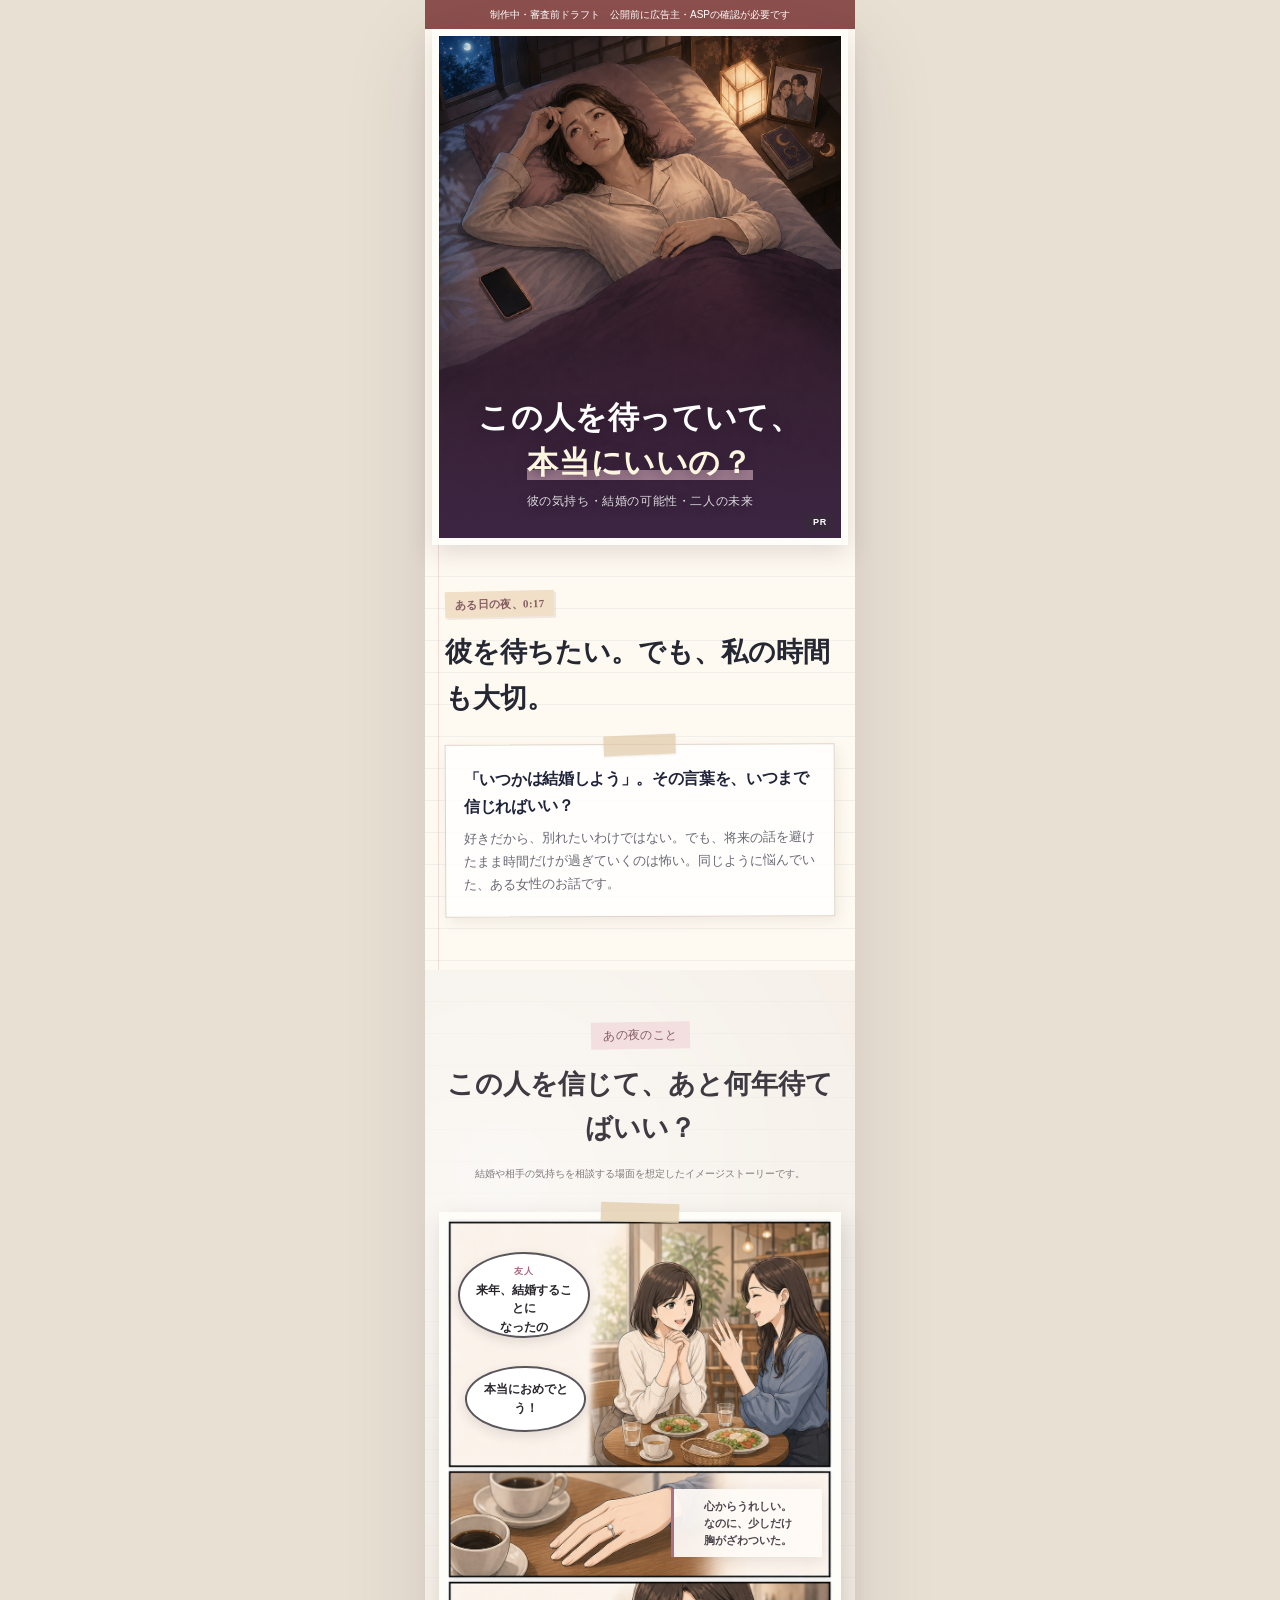
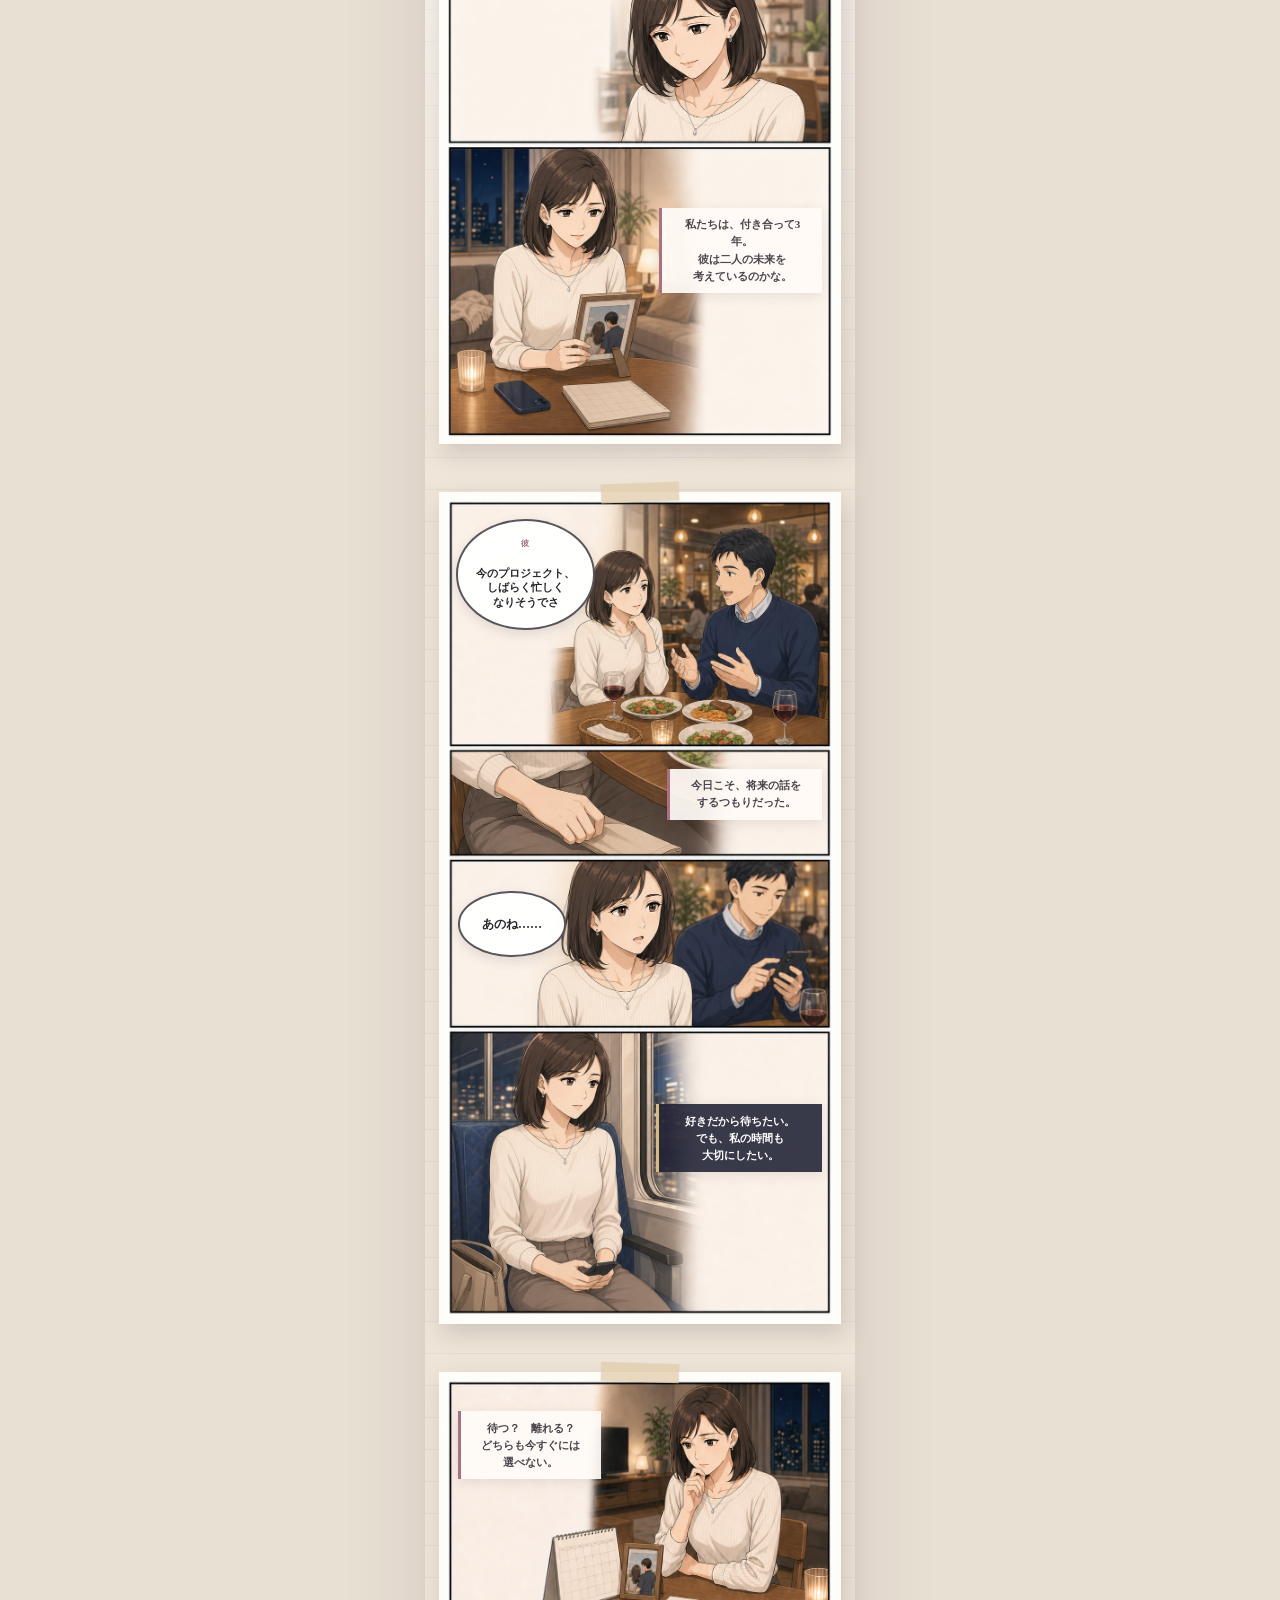
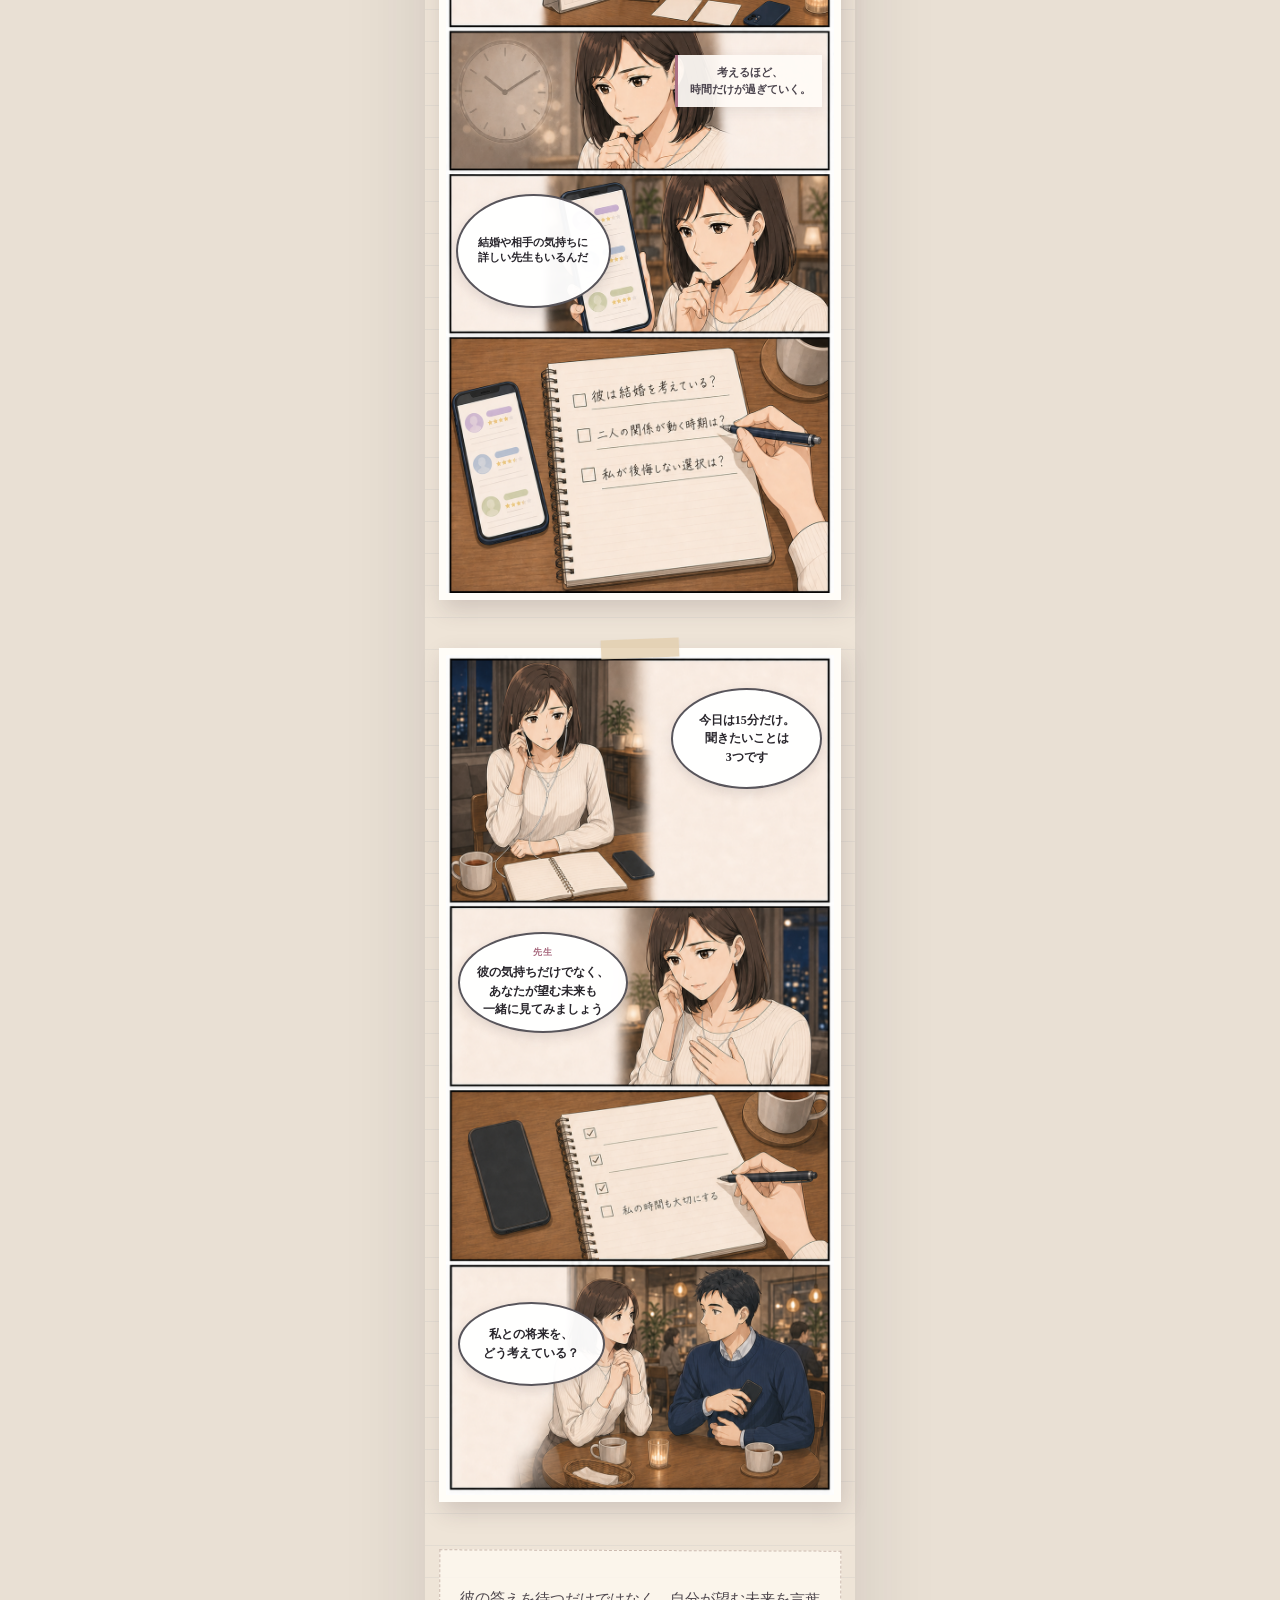
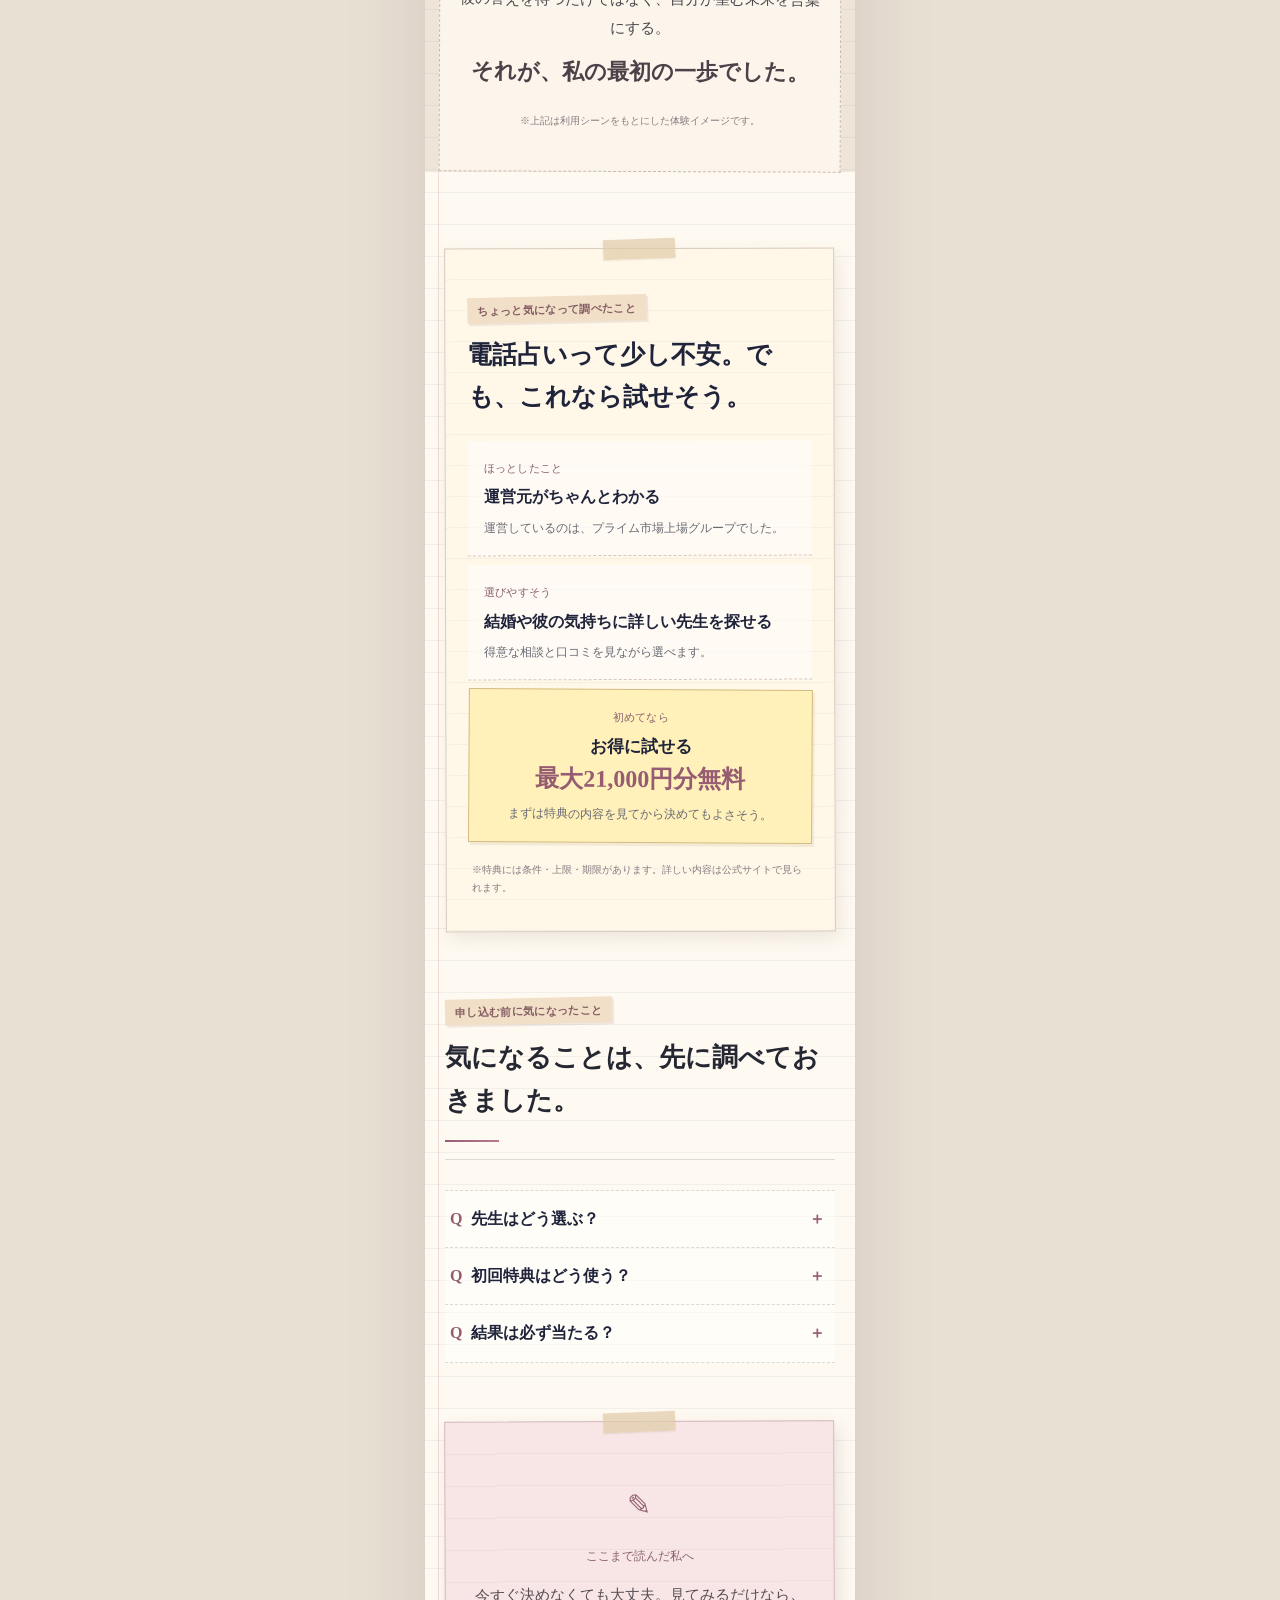
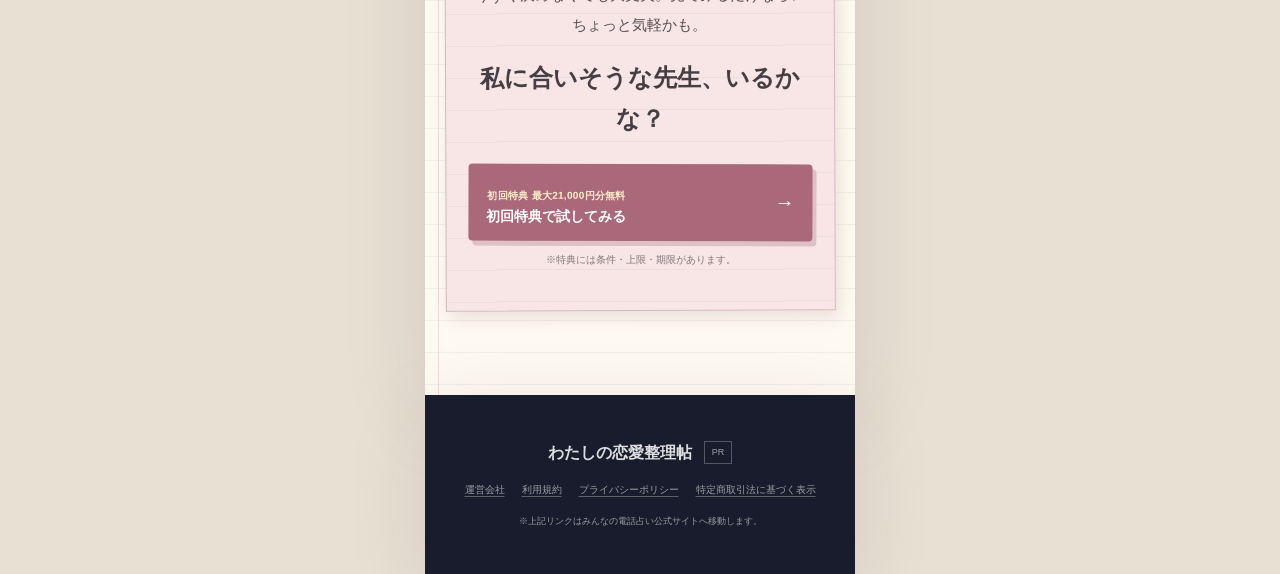
<file: pattern2/index.html>
<!doctype html>
<html lang="ja">
<head>
  <meta charset="utf-8">
  <meta name="viewport" content="width=device-width, initial-scale=1">
  <meta name="description" content="付き合っている彼を、このまま待っていてよいか迷う30代女性へ。彼の気持ちと自分が望む未来を、漫画と3つの質問で整理します。">
  <!-- 広告運用LPのためnoindex。SEO運用へ切り替える場合は、公開前審査後に本設定を削除すること。 -->
  <meta name="robots" content="noindex,nofollow">
  <meta name="theme-color" content="#f8f3eb">
  <title>この人を待っていていい？｜彼との結婚を考える3つの質問</title>
  <link rel="stylesheet" href="styles.css?v=20260827-natural-b1">
</head>
<body class="diary-lp diary-lp--short">
  <div class="draft-bar" role="note">制作中・審査前ドラフト　公開前に広告主・ASPの確認が必要です</div>

  <main id="top">
    <article class="article">
      <header class="hero">
        <div class="hero__copy">
          <h1>この人を待っていて、<em>本当にいいの？</em></h1>
          <p class="hero__lead">彼の気持ち・結婚の可能性・二人の未来</p>
        </div>
        <figure class="hero__visual"><img src="assets/hero-v9-mobile-bed-phone-tossed-illustration.png" width="1122" height="1402" fetchpriority="high" alt="夜のベッドで仰向けになり、横にスマートフォンを放置したまま彼との将来を考え込む30代女性と、枕元の二人の写真・タロットカードを描いたイラスト"></figure>
        <span class="hero__pr">PR</span>
      </header>

      <div class="article-body">
        <section id="quick-answer" class="answer-section" aria-labelledby="answer-title">
          <p class="section-label">ある日の夜、0:17</p>
          <h2 id="answer-title">彼を待ちたい。でも、私の時間も大切。</h2>
          <div class="answer-lead"><strong class="answer-lead__question">「いつかは結婚しよう」。その言葉を、いつまで信じればいい？</strong><p>好きだから、別れたいわけではない。でも、将来の話を避けたまま時間だけが過ぎていくのは怖い。同じように悩んでいた、ある女性のお話です。</p></div>
        </section>

        <section class="manga-section" aria-labelledby="manga-title">
          <div class="manga-heading"><span>あの夜のこと</span><h2 id="manga-title">この人を信じて、あと何年待てばいい？</h2><p>結婚や相手の気持ちを相談する場面を想定したイメージストーリーです。</p></div>
          <div class="comic-pages">
            <figure class="comic-page comic-page--marriage" id="comic-page-01">
              <div class="comic-page__art"><img src="assets/manga-marriage-v1-page-01.png" width="864" height="1821" loading="lazy" alt="友人の婚約を心から祝福しながら、自分と交際3年の彼との将来を考える34歳女性を描いた4コマ漫画"><p class="comic-balloon marriage-p1a"><b>友人</b>来年、結婚することに<br>なったの</p><p class="comic-balloon marriage-p1b">本当におめでとう！</p><p class="comic-narration marriage-p1c">心からうれしい。<br>なのに、少しだけ<br>胸がざわついた。</p><p class="comic-narration marriage-p1d">私たちは、付き合って3年。<br>彼は二人の未来を<br>考えているのかな。</p></div>
            </figure>

            <figure class="comic-page comic-page--marriage" id="comic-page-02">
              <div class="comic-page__art"><img src="assets/manga-marriage-v1-page-02.png" width="864" height="1821" loading="lazy" alt="交際3年の彼との食事で結婚の話を切り出せず、帰りの電車で一人考え込む34歳女性を描いた4コマ漫画"><p class="comic-balloon marriage-p2a"><b>彼</b>今のプロジェクト、<br>しばらく忙しく<br>なりそうでさ</p><p class="comic-narration marriage-p2b">今日こそ、将来の話を<br>するつもりだった。</p><p class="comic-balloon marriage-p2c">あのね……</p><p class="comic-narration comic-narration--dark marriage-p2d">好きだから待ちたい。<br>でも、私の時間も<br>大切にしたい。</p></div>
            </figure>

            <figure class="comic-page comic-page--marriage" id="comic-page-03">
              <div class="comic-page__art"><img src="assets/manga-marriage-v1-page-03.png" width="866" height="1817" loading="lazy" alt="待つか離れるか迷い、結婚相談が得意な先生を探して3つの質問をノートに手書きする34歳女性を描いた4コマ漫画"><p class="comic-narration marriage-p3a">待つ？　離れる？<br>どちらも今すぐには<br>選べない。</p><p class="comic-narration marriage-p3b">考えるほど、<br>時間だけが過ぎていく。</p><p class="comic-balloon marriage-p3c">結婚や相手の気持ちに<br>詳しい先生もいるんだ</p></div>
            </figure>

            <figure class="comic-page comic-page--marriage" id="comic-page-04">
              <div class="comic-page__art"><img src="assets/manga-marriage-v1-page-04.png" width="852" height="1846" loading="lazy" alt="15分と決めて電話占いを利用し、自分の時間も大切にするとノートへ手書きしてから彼に将来を尋ねる34歳女性を描いた4コマ漫画"><p class="comic-balloon marriage-p4a">今日は15分だけ。<br>聞きたいことは<br>3つです</p><p class="comic-balloon marriage-p4b"><b>先生</b>彼の気持ちだけでなく、<br>あなたが望む未来も<br>一緒に見てみましょう</p><p class="comic-balloon marriage-p4c">私との将来を、<br>どう考えている？</p></div>
            </figure>
          </div>
          <div class="manga-ending"><p>彼の答えを待つだけではなく、自分が望む未来を言葉にする。</p><strong>それが、私の最初の一歩でした。</strong><small>※上記は利用シーンをもとにした体験イメージです。</small></div>
        </section>

        <section class="quick-proof-section" aria-labelledby="quick-proof-title">
          <p class="section-label">ちょっと気になって調べたこと</p>
          <h2 id="quick-proof-title">電話占いって少し不安。でも、これなら試せそう。</h2>
          <div class="quick-proof-grid"><article><span>ほっとしたこと</span><strong>運営元がちゃんとわかる</strong><p>運営しているのは、プライム市場上場グループでした。</p></article><article><span>選びやすそう</span><strong>結婚や彼の気持ちに詳しい先生を探せる</strong><p>得意な相談と口コミを見ながら選べます。</p></article><article class="quick-proof-grid__benefit"><span>初めてなら</span><strong>お得に試せる<em>最大21,000円分無料</em></strong><p>まずは特典の内容を見てから決めてもよさそう。</p></article></div>
          <p class="source-note">※特典には条件・上限・期限があります。詳しい内容は公式サイトで見られます。</p>
        </section>

        <section class="section faq-section faq-section--short">
          <p class="section-label">申し込む前に気になったこと</p><h2>気になることは、先に調べておきました。</h2>
          <div class="faq-list"><details><summary>先生はどう選ぶ？</summary><div><p>結婚や彼の気持ちなどの得意分野と口コミを見て、「話しやすそう」と思える先生から探せます。</p></div></details><details><summary>初回特典はどう使う？</summary><div><p>特典ごとに使える条件や期限が違うので、先に公式サイトを見ておくと安心です。</p></div></details><details><summary>結果は必ず当たる？</summary><div><p>必ず当たるものではありません。未来を決めてもらうのではなく、気持ちを整理するきっかけとして考えています。</p></div></details></div>
        </section>

        <section class="final-cta" aria-labelledby="final-cta-title"><span class="final-cta__mark" aria-hidden="true">✎</span><p class="final-cta__label">ここまで読んだ私へ</p><p>今すぐ決めなくても大丈夫。見てみるだけなら、ちょっと気軽かも。</p><h2 id="final-cta-title">私に合いそうな先生、いるかな？</h2><a class="cta-button js-cta" data-cta-location="article-bottom" href="https://sp.minden.jp/lp_20/?ref=afi-afb-001" rel="sponsored nofollow noopener"><span><small class="cta-button__eyebrow">初回特典 最大21,000円分無料</small>初回特典で試してみる</span><b aria-hidden="true">→</b></a><small>※特典には条件・上限・期限があります。</small></section>
      </div>
    </article>
  </main>

  <footer class="footer" id="footer"><div class="footer__inner"><p class="footer__brand"><strong>わたしの恋愛整理帖</strong><span>PR</span></p><nav aria-label="みんなの電話占い公式情報"><a href="https://sp.minden.jp/page/company/" rel="nofollow noopener">運営会社</a><a href="https://sp.minden.jp/page/rule/" rel="nofollow noopener">利用規約</a><a href="https://sp.minden.jp/page/aegis/" rel="nofollow noopener">プライバシーポリシー</a><a href="https://sp.minden.jp/page/burden/" rel="nofollow noopener">特定商取引法に基づく表示</a></nav><small>※上記リンクはみんなの電話占い公式サイトへ移動します。</small></div></footer>

  <script src="script.js?v=20260827-1"></script>
</body>
</html>
</file>
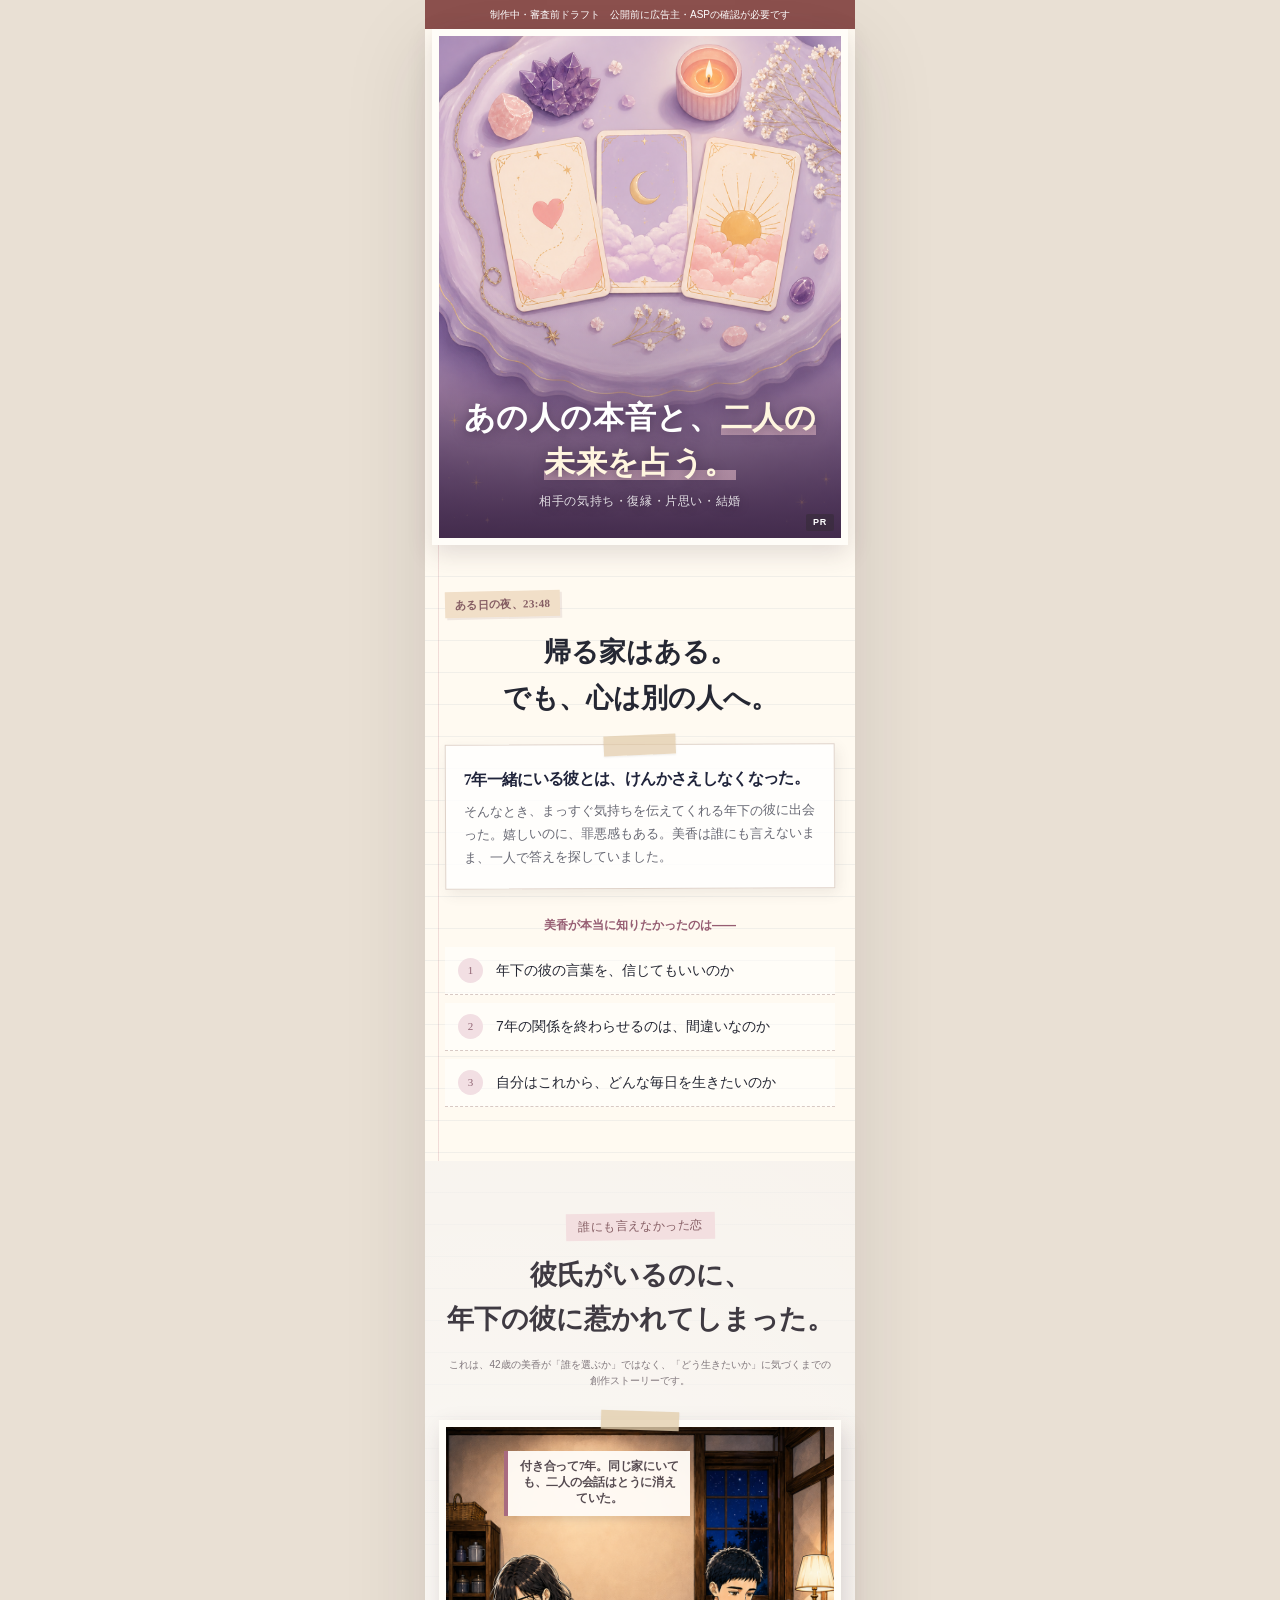
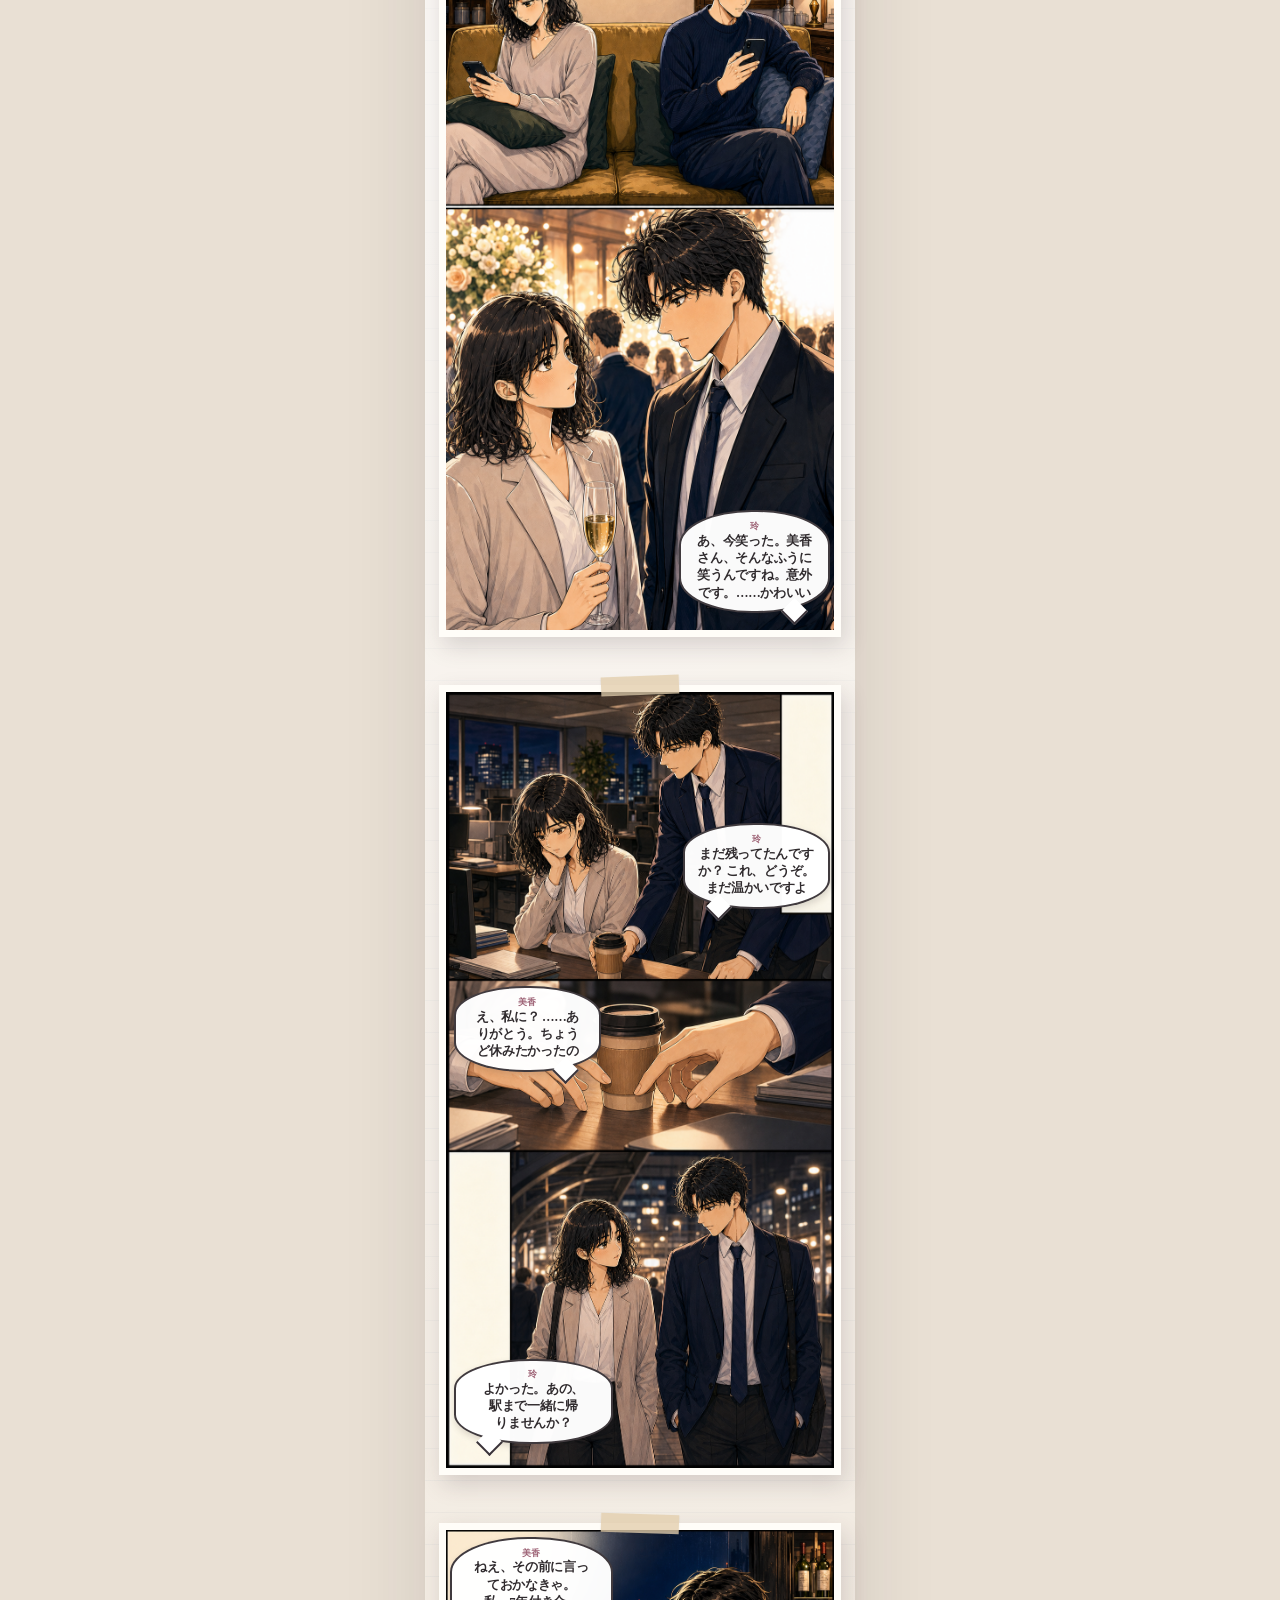
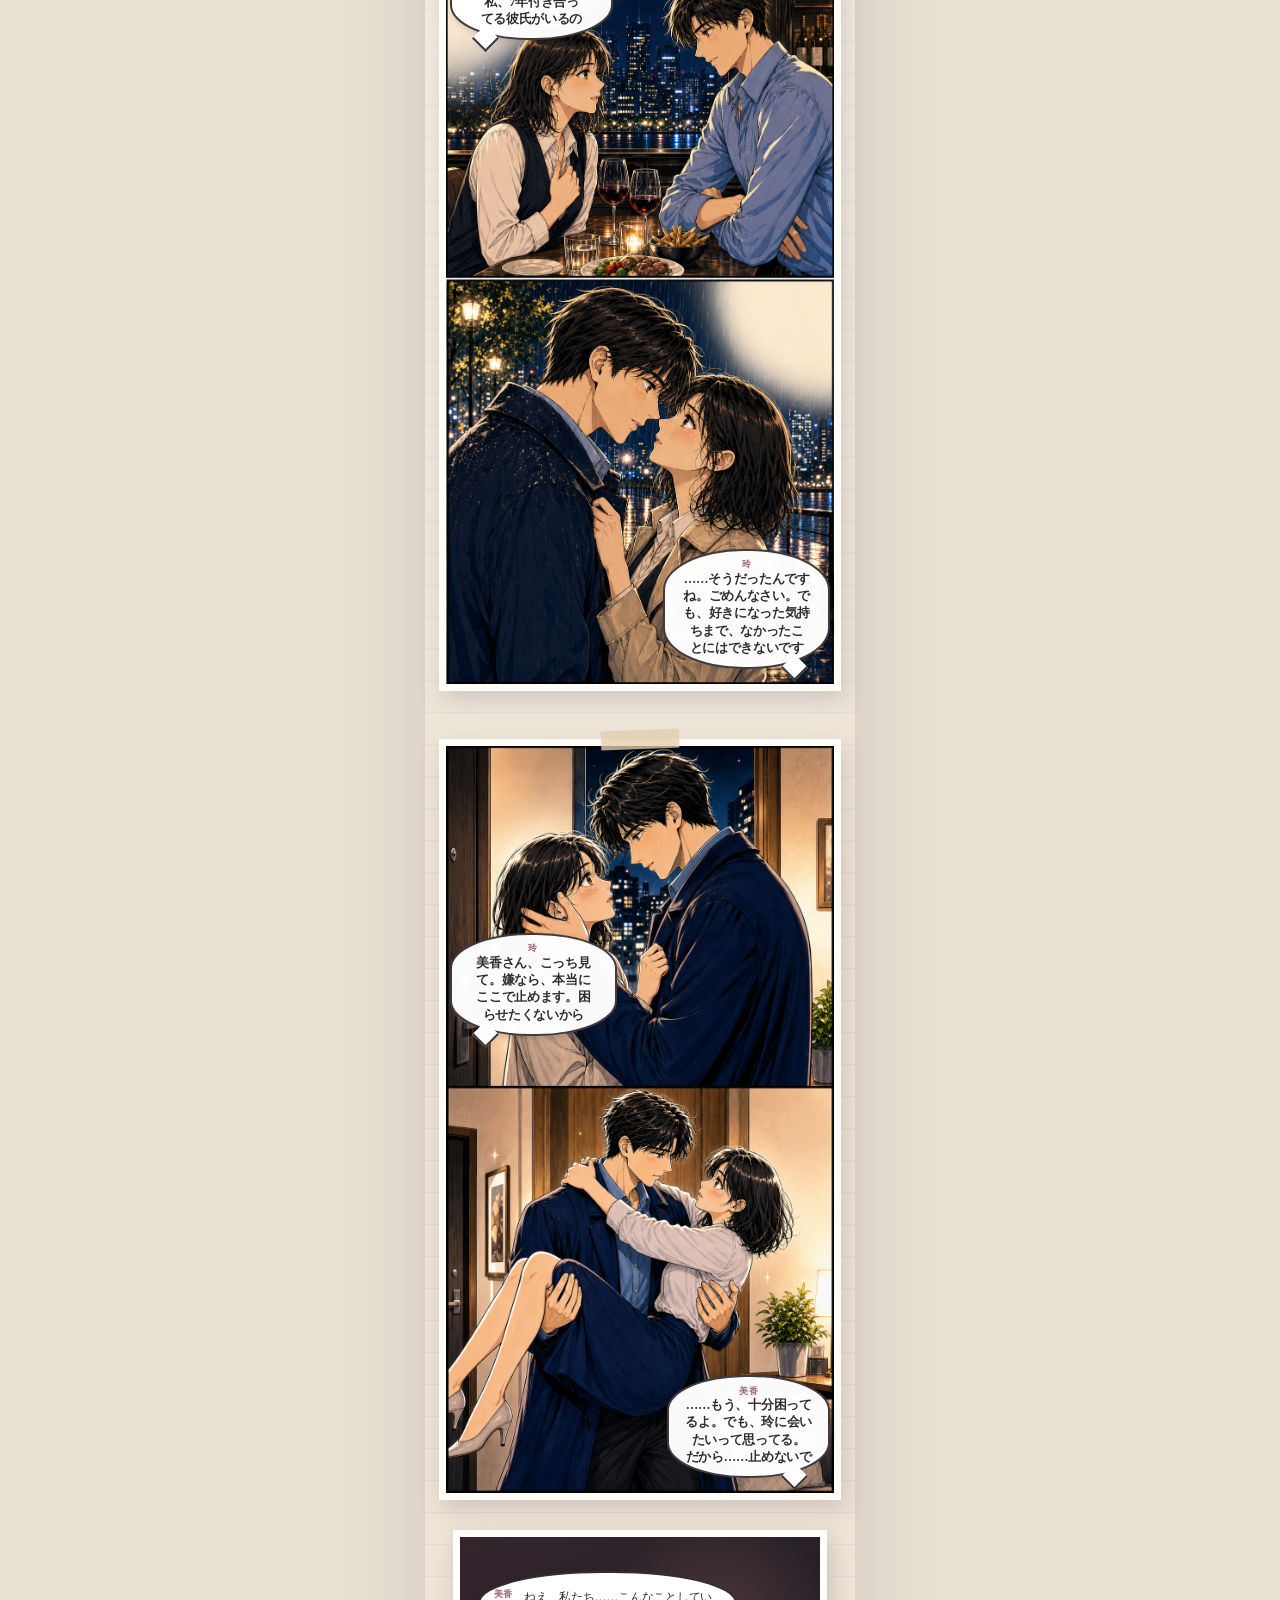
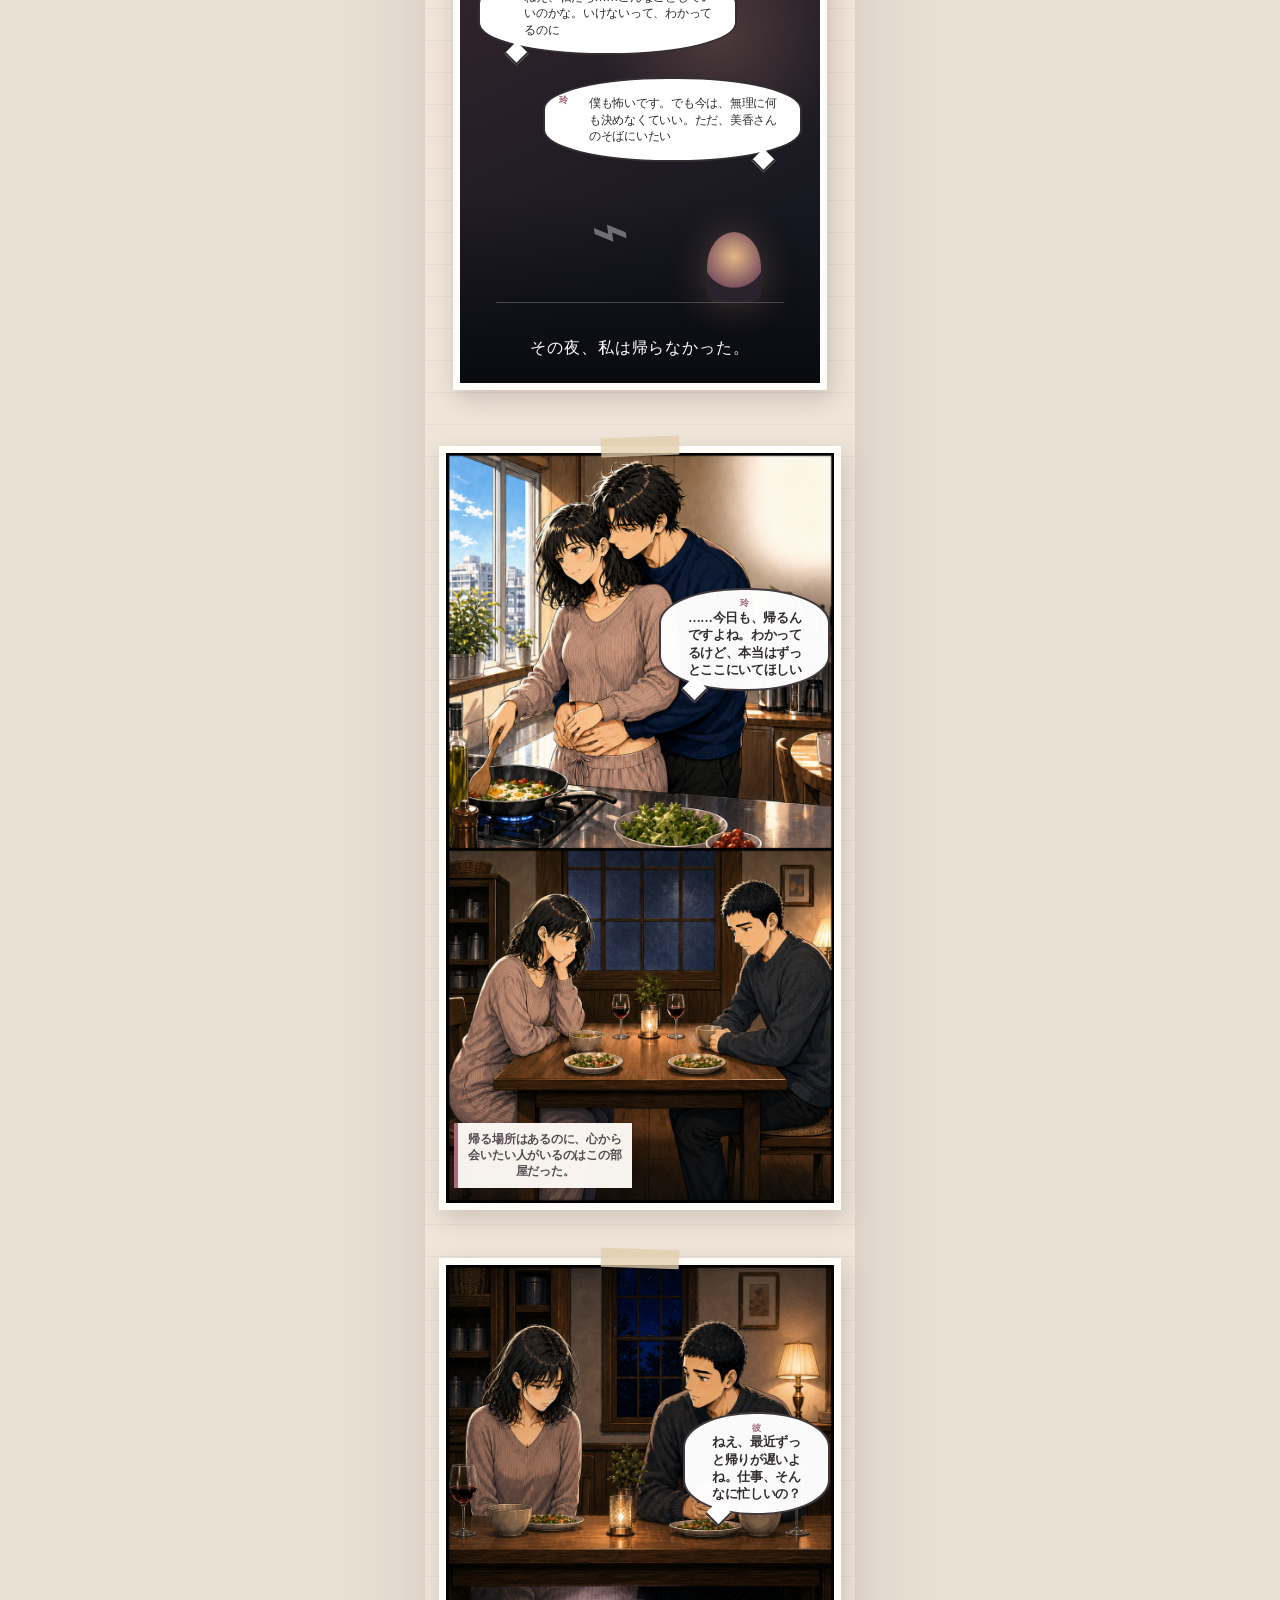
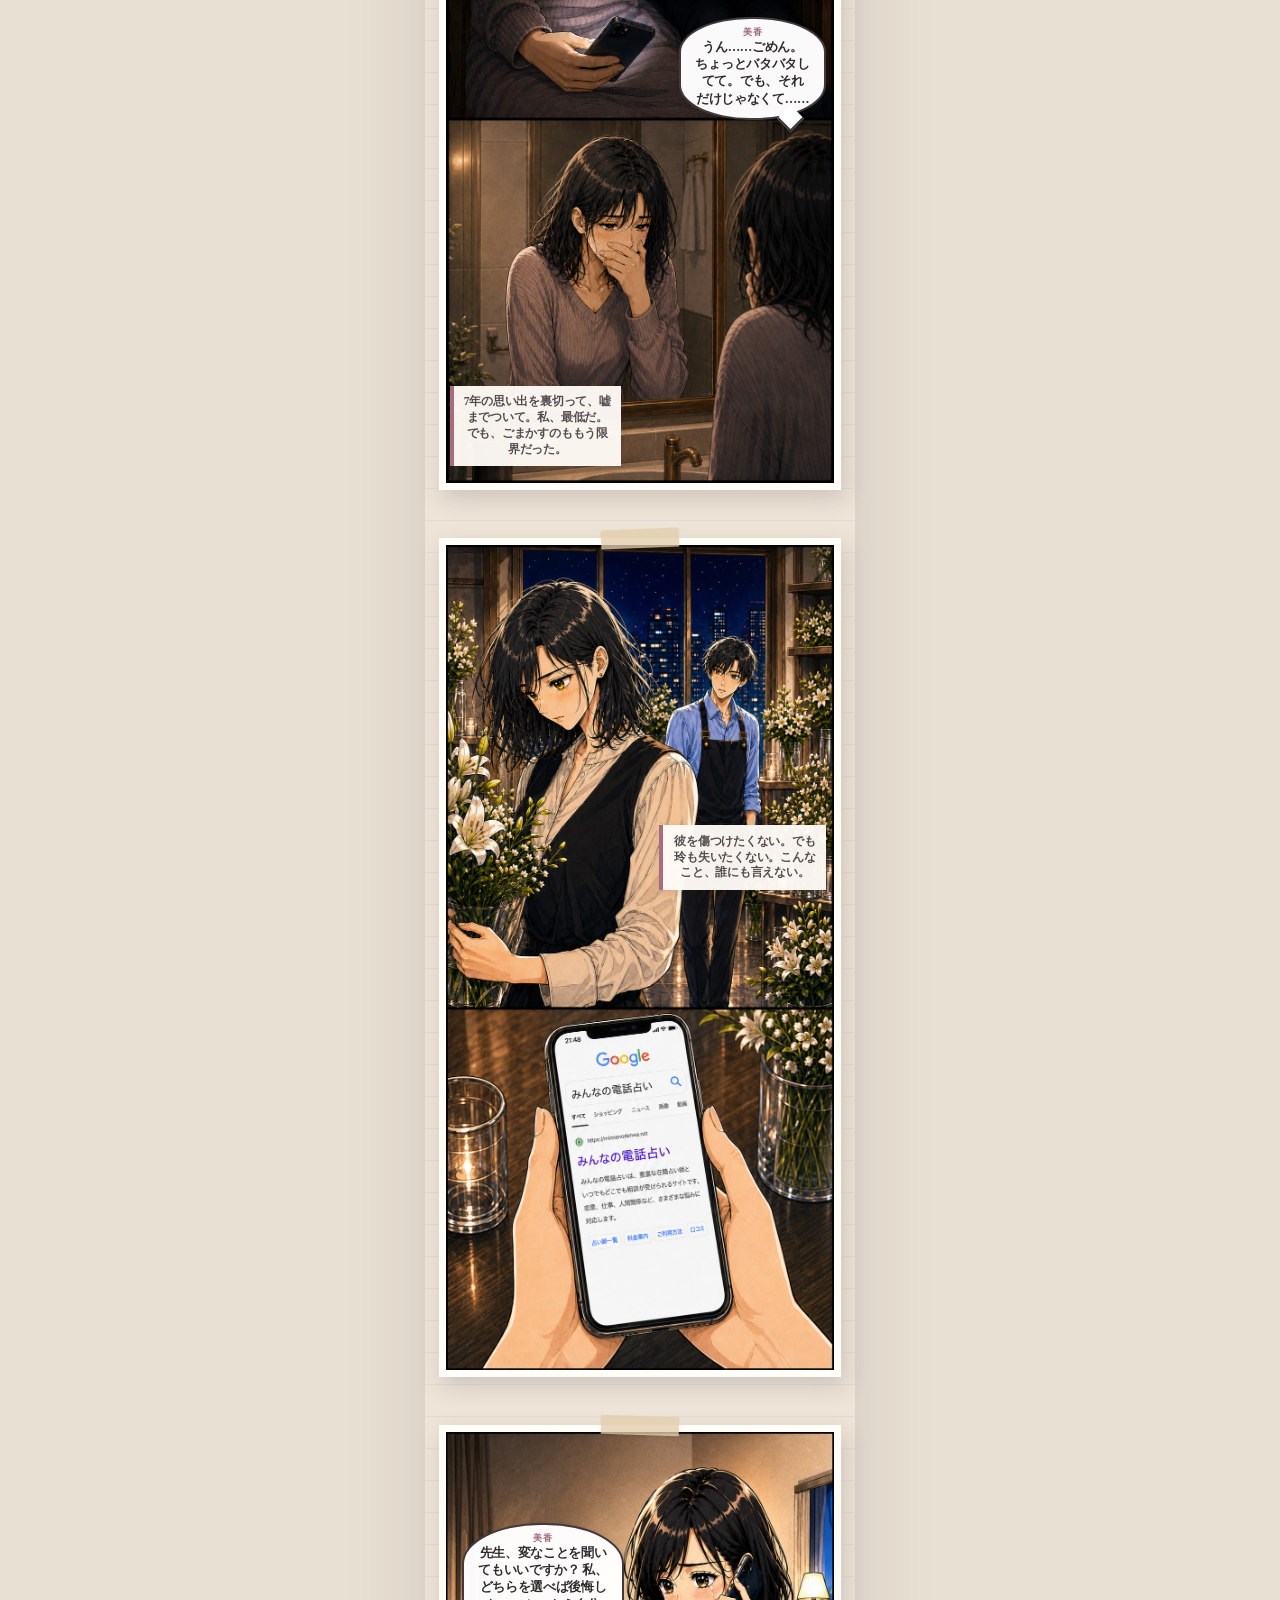
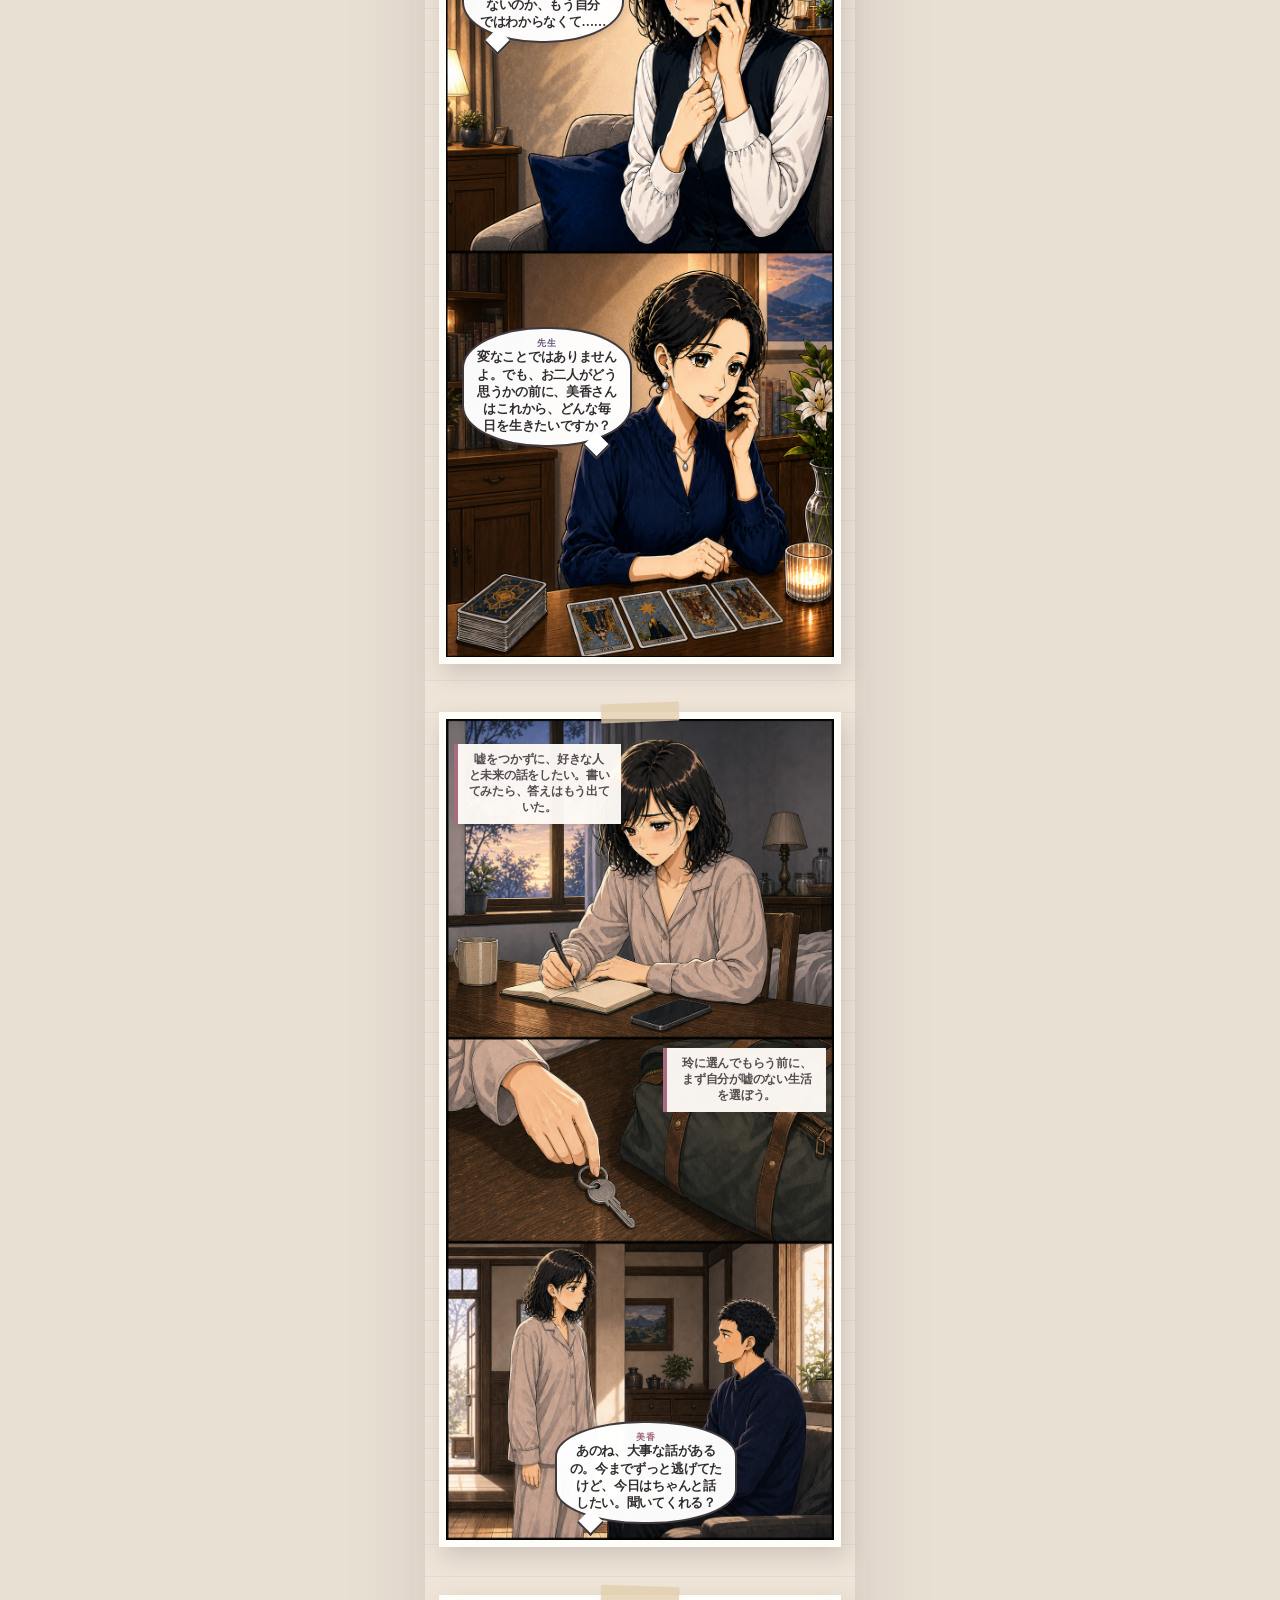
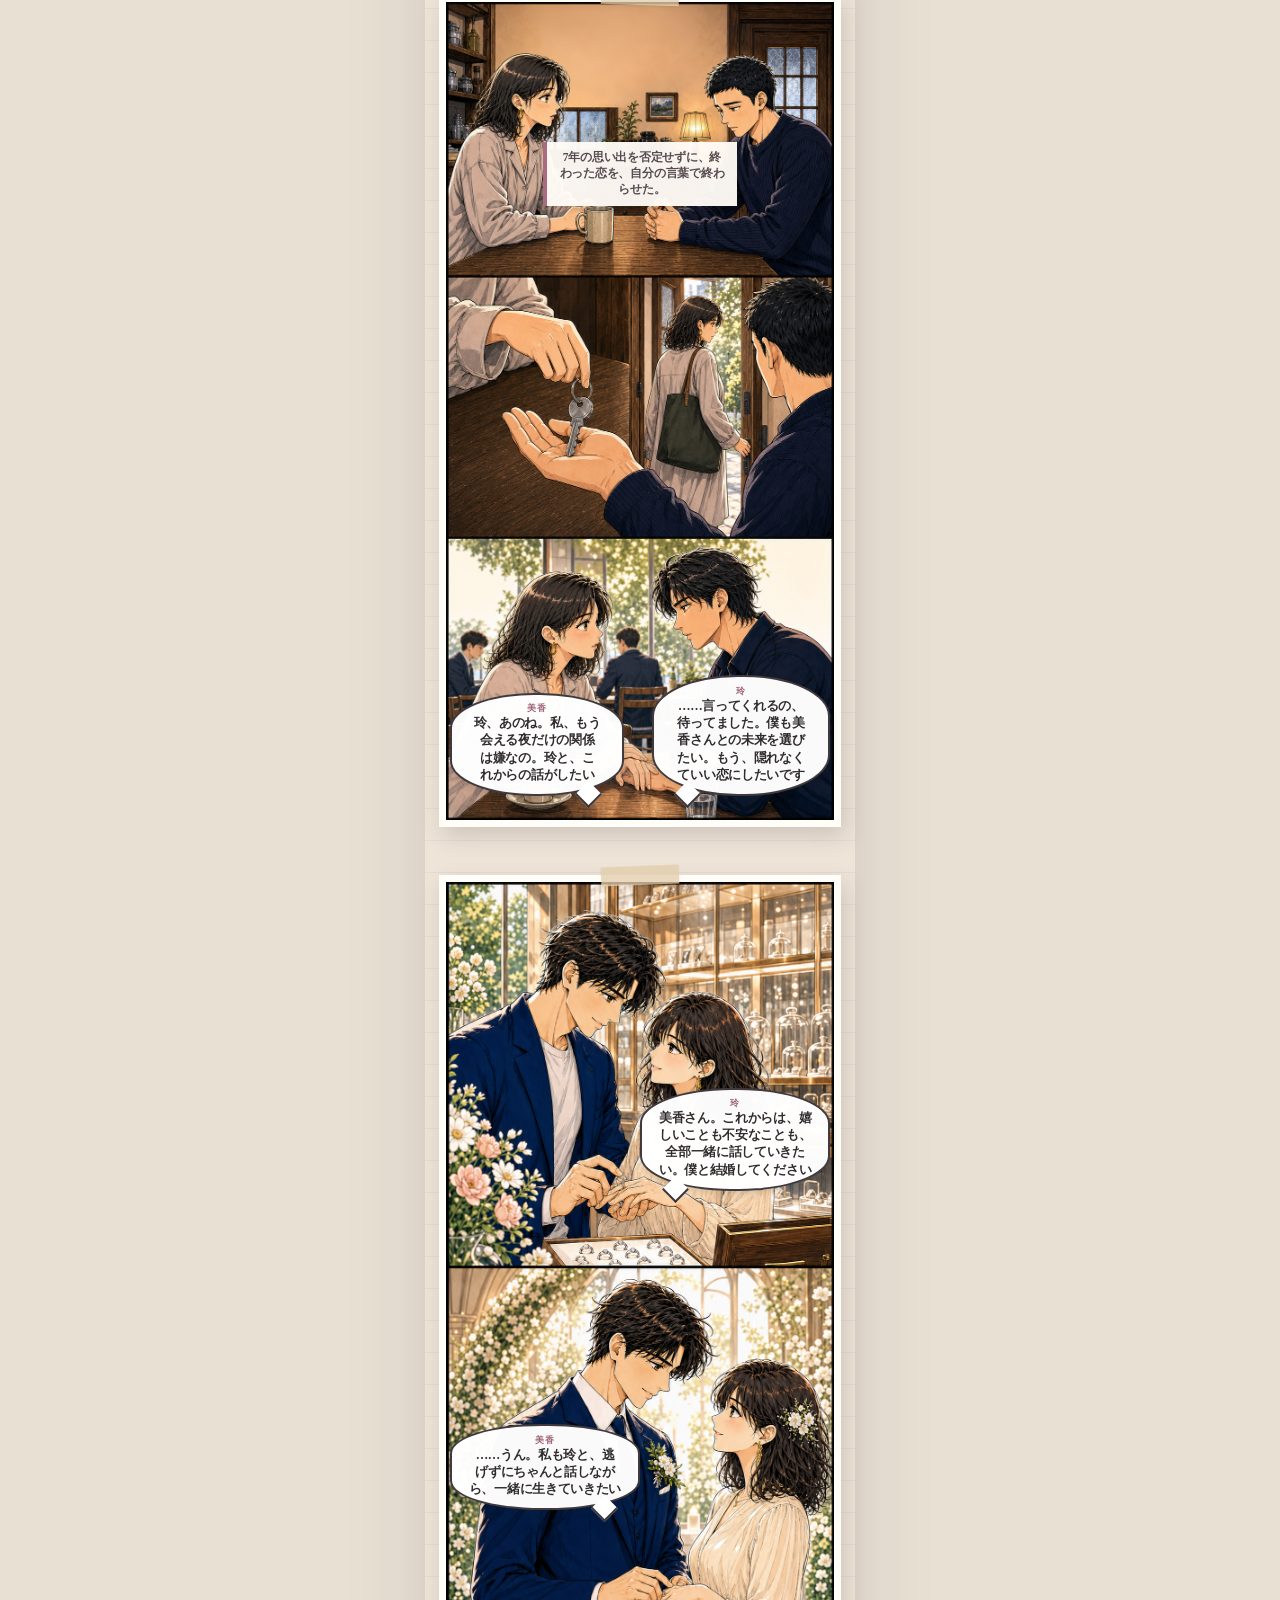
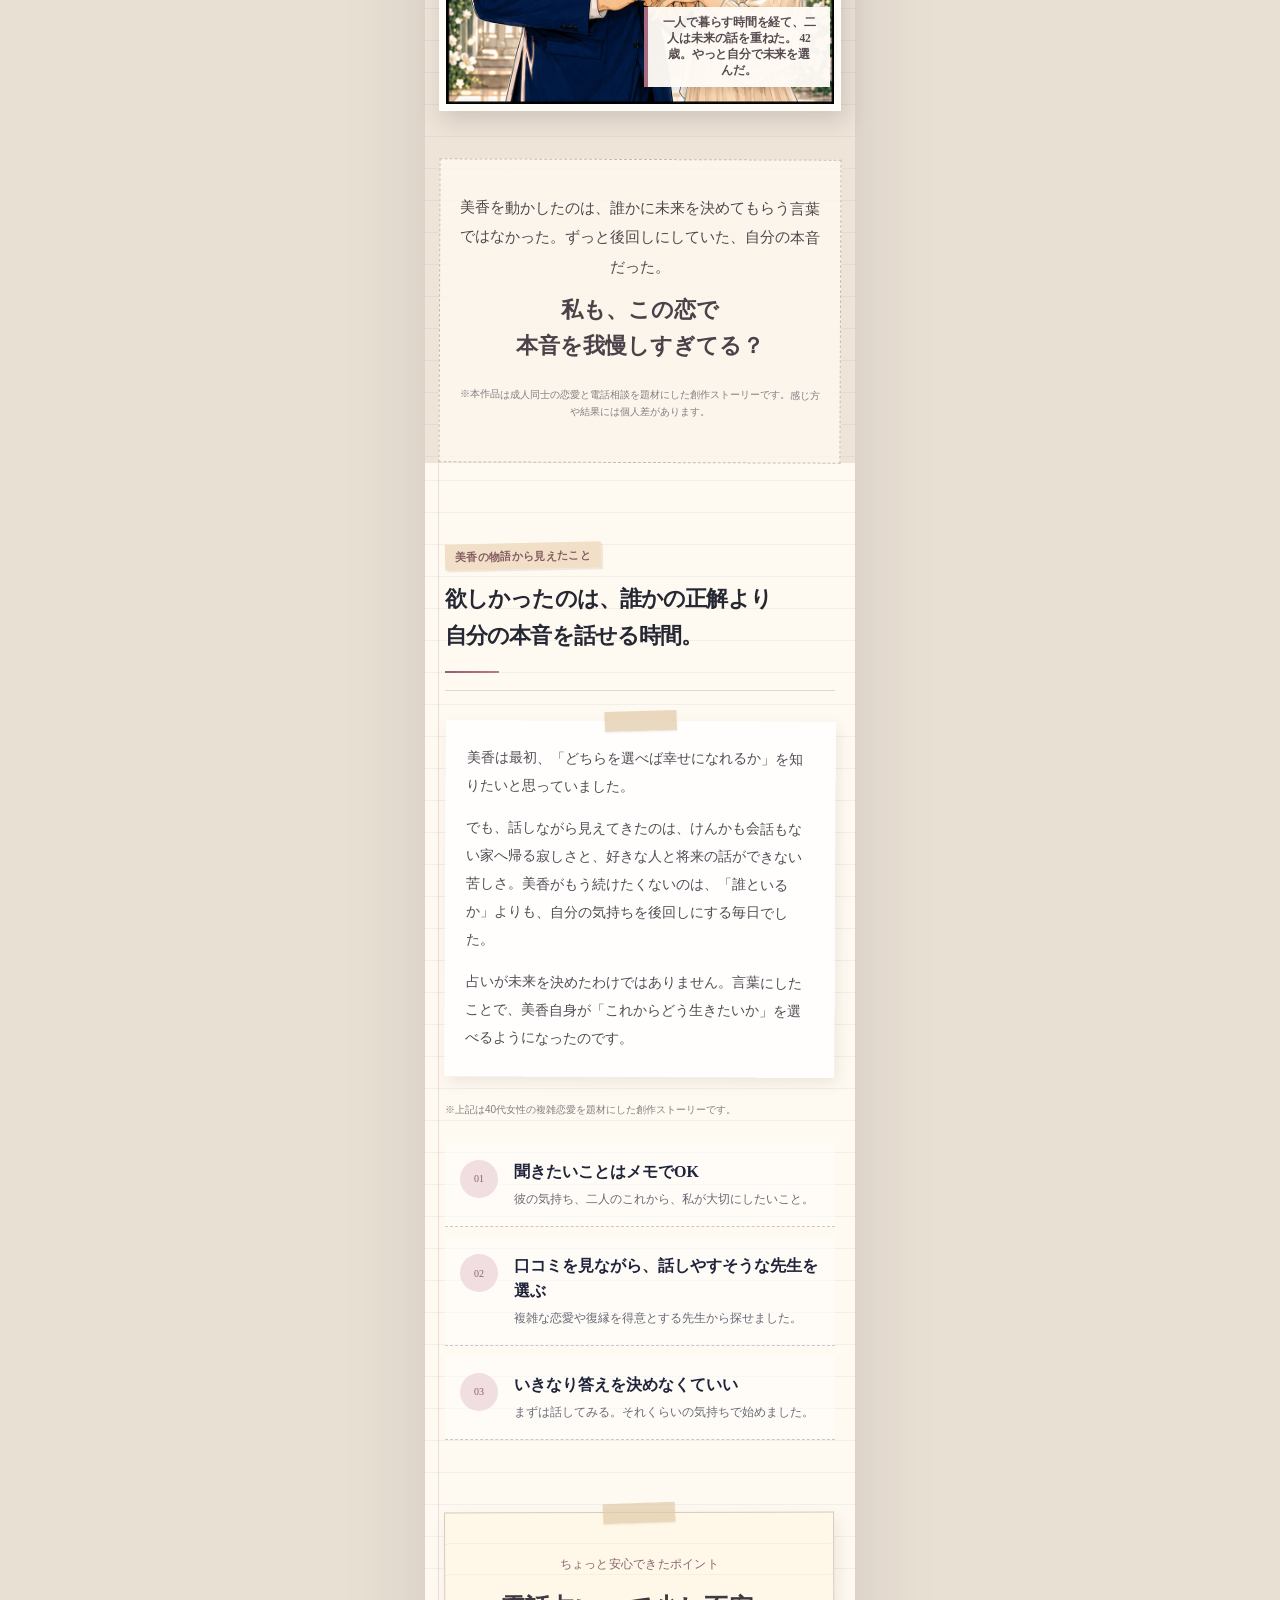
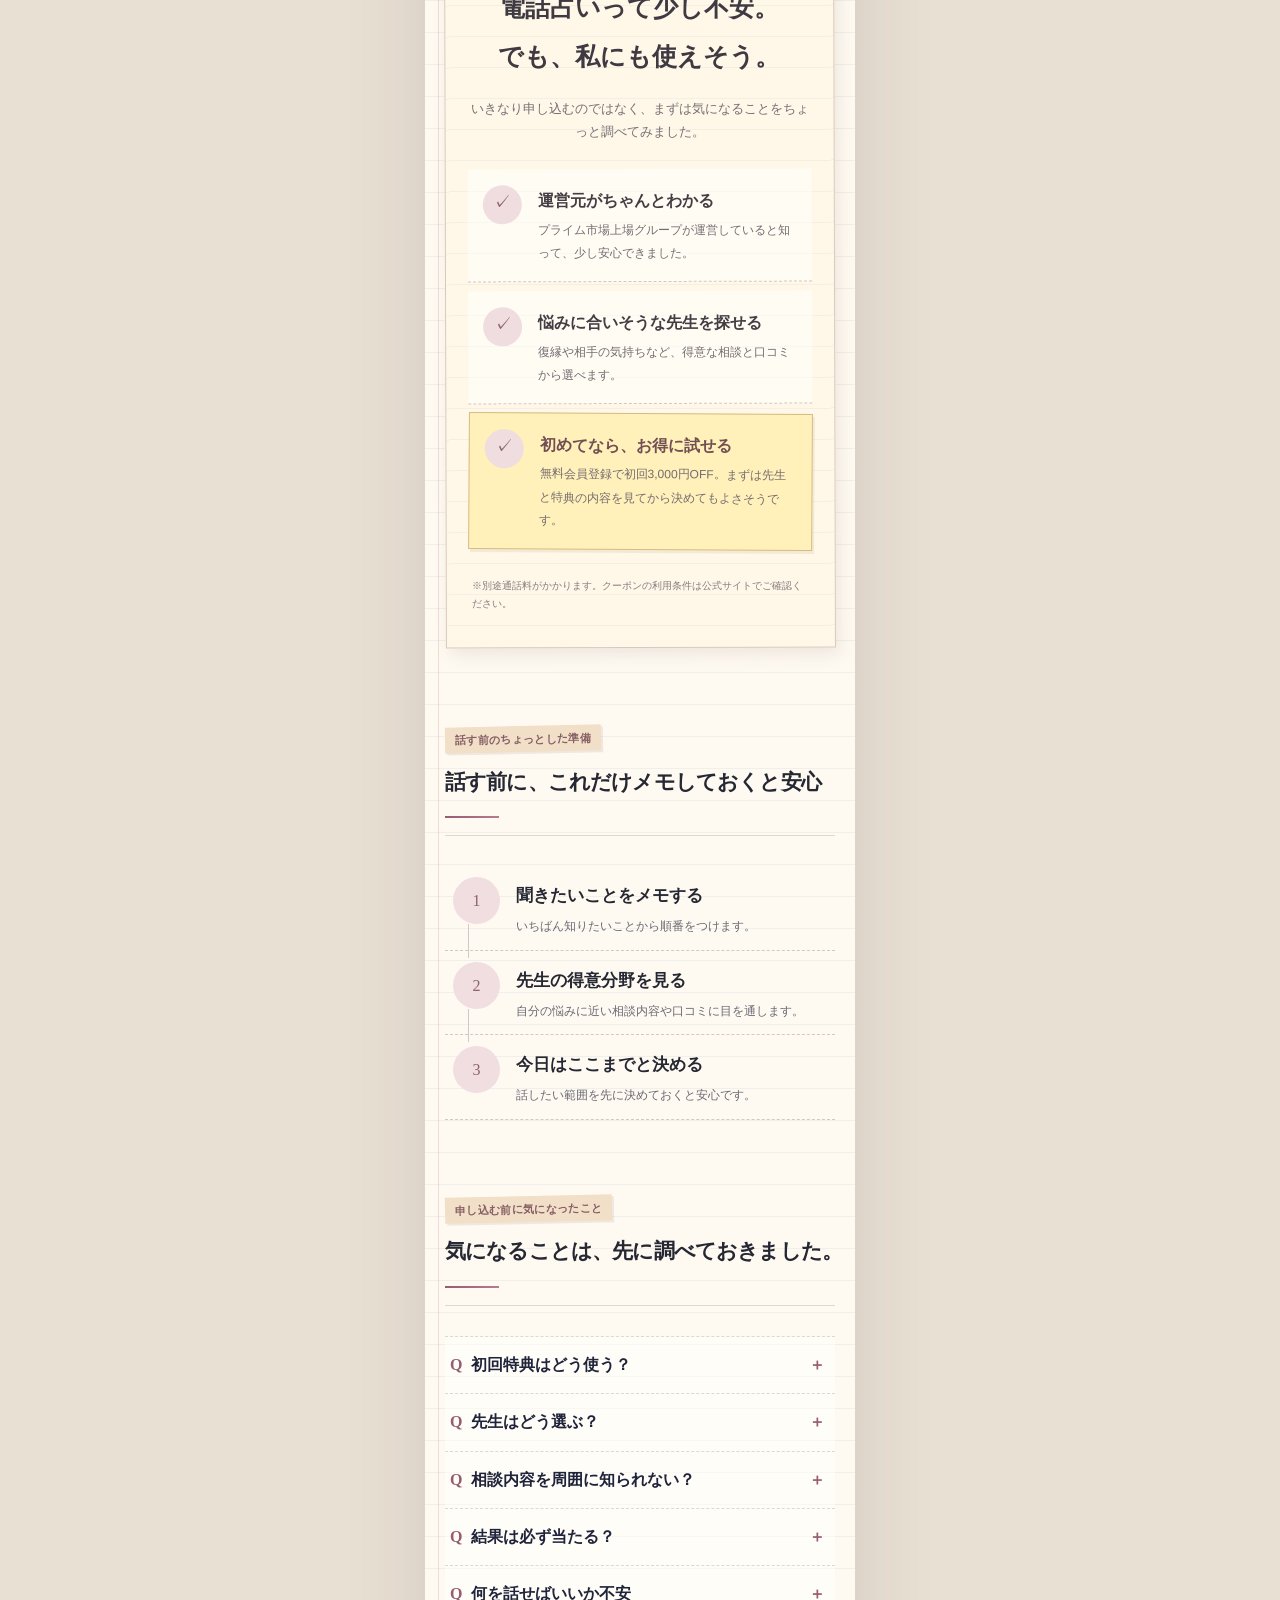
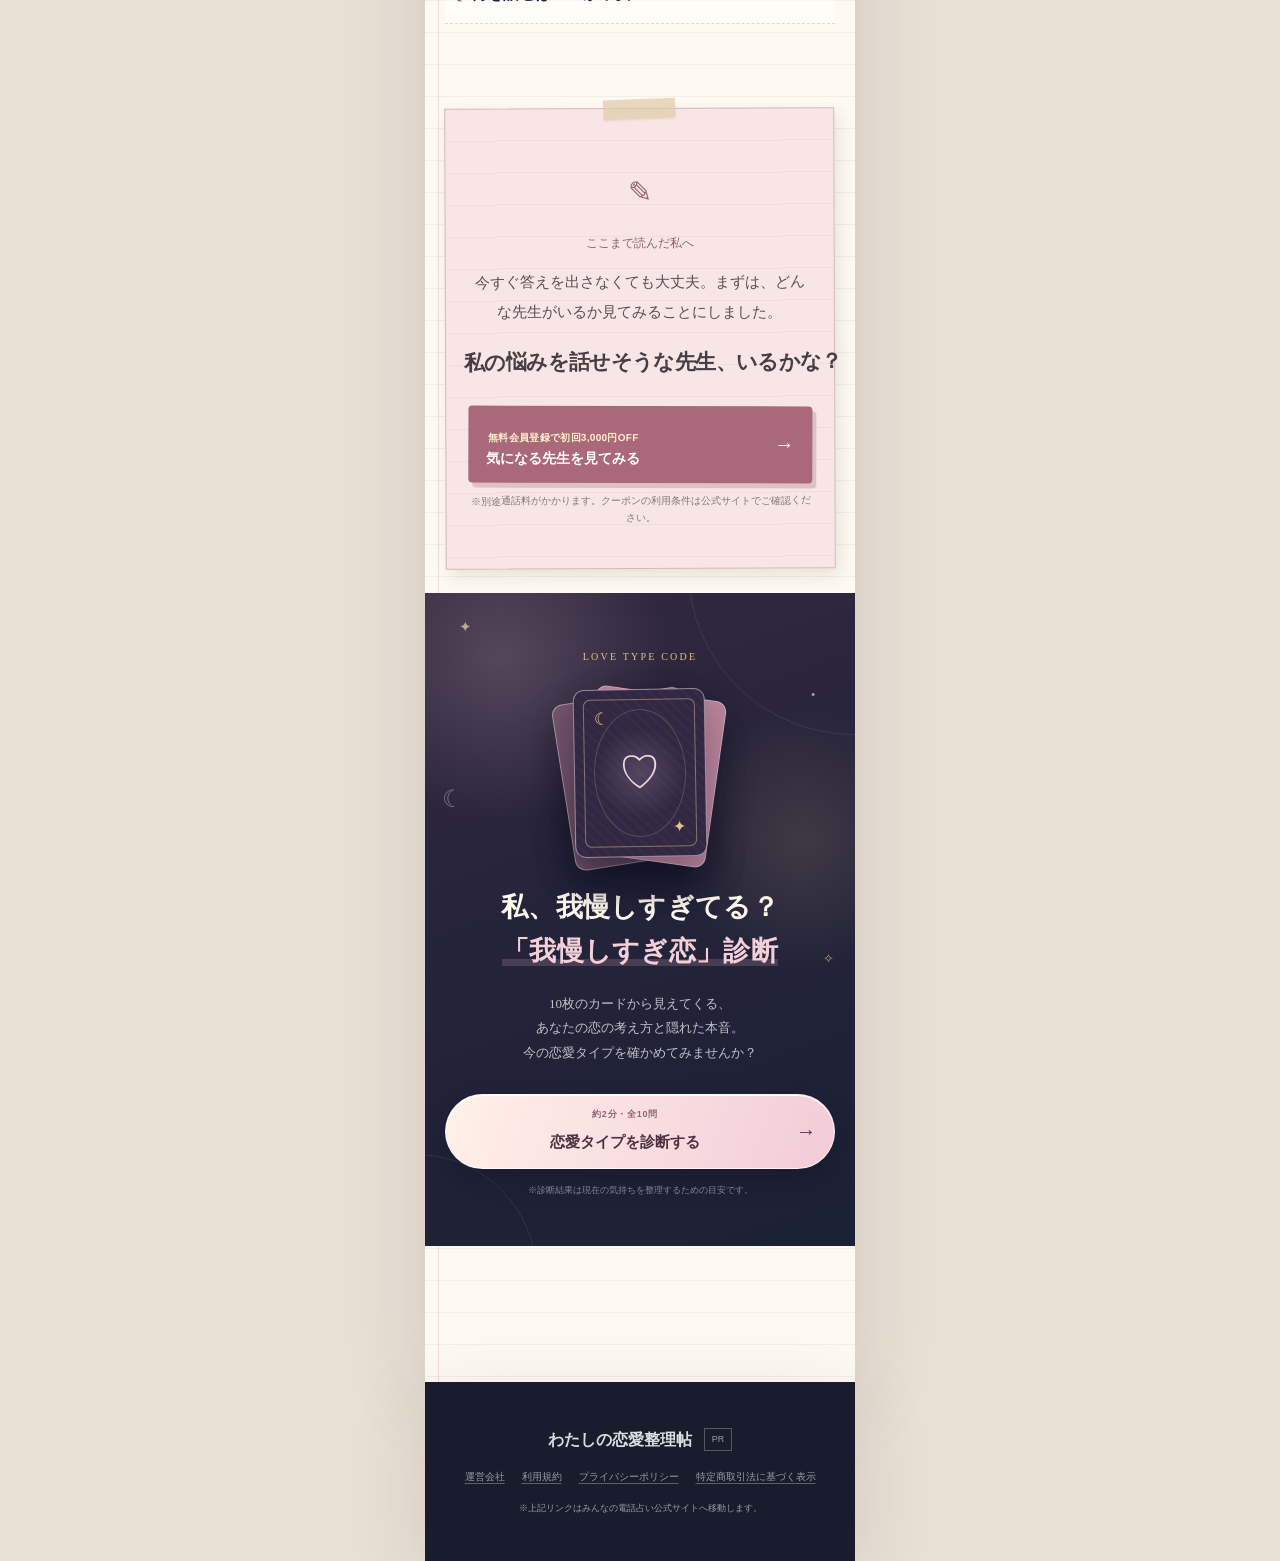
<file: pattern3/index.html>
<!doctype html>
<html lang="ja">
<head>
  <meta charset="utf-8">
  <meta name="viewport" content="width=device-width, initial-scale=1">
  <meta name="description" content="誰にも言えない複雑な恋を抱える女性へ。10の質問から、今の恋で飲み込んでいる気持ちと恋愛傾向を診断します。">
  <!-- 広告運用LPのためnoindex。SEO運用へ切り替える場合は、公開前審査後に本設定を削除すること。 -->
  <meta name="robots" content="noindex,nofollow">
  <meta name="theme-color" content="#f8f3eb">
  <title>誰にも言えない恋の「我慢しすぎ」診断｜全10問・恋愛タイプ診断</title>
  <link rel="stylesheet" href="styles.css?v=20260901-balloon-readable-2">
</head>
<body class="diary-lp diary-lp--long">
  <div class="draft-bar" role="note">制作中・審査前ドラフト　公開前に広告主・ASPの確認が必要です</div>

  <main id="top">
    <article class="article">
      <header class="hero">
        <div class="hero__copy">
          <h1>あの人の本音と、<em>二人の未来を占う。</em></h1>
          <p class="hero__lead">相手の気持ち・復縁・片思い・結婚</p>
        </div>
        <figure class="hero__visual"><img src="assets/hero-v6-mobile-tarot-illustration.png" width="1122" height="1402" fetchpriority="high" alt="パステル紫の占いテーブルに、ハート・月・太陽を描いた3枚のタロットカードと天然石を並べた手描きイラスト"></figure>
        <span class="hero__pr">PR</span>
      </header>

      <div class="article-body">
        <section id="quick-answer" class="answer-section" aria-labelledby="answer-title">
          <p class="section-label">ある日の夜、23:48</p>
          <h2 id="answer-title">帰る家はある。<br>でも、心は別の人へ。</h2>
          <div class="answer-lead"><strong class="answer-lead__question">7年一緒にいる彼とは、けんかさえしなくなった。</strong><p>そんなとき、まっすぐ気持ちを伝えてくれる年下の彼に出会った。嬉しいのに、罪悪感もある。美香は誰にも言えないまま、一人で答えを探していました。</p></div>
          <p class="answer-question">美香が本当に知りたかったのは——</p>
          <ul class="answer-checks"><li><span>1</span>年下の彼の言葉を、信じてもいいのか</li><li><span>2</span>7年の関係を終わらせるのは、間違いなのか</li><li><span>3</span>自分はこれから、どんな毎日を生きたいのか</li></ul>
        </section>

        <section class="manga-section age-gap-manga" aria-labelledby="manga-title">
          <div class="manga-heading"><span>誰にも言えなかった恋</span><h2 id="manga-title">彼氏がいるのに、<br>年下の彼に惹かれてしまった。</h2><p>これは、42歳の美香が「誰を選ぶか」ではなく、「どう生きたいか」に気づくまでの創作ストーリーです。</p></div>
          <div class="comic-pages">
            <figure class="comic-page" id="comic-page-01">
              <div class="comic-page__art"><img src="assets/manga-pop-romance-v4-large-panels-page-01.png" width="872" height="1804" loading="lazy" alt="古い戸建てで冷え切った恋人と過ごす美香が、年下の玲と出会う大コマの恋愛漫画"></div>
              <figcaption class="comic-script"><p class="comic-script__narration">付き合って7年。同じ家にいても、二人の会話はとうに消えていた。</p><p><b>玲</b>あ、今笑った。美香さん、そんなふうに笑うんですね。意外です。……かわいい</p></figcaption>
            </figure>

            <figure class="comic-page" id="comic-page-01b">
              <div class="comic-page__art"><img src="assets/manga-pop-romance-v5-story-bridge-page-01b.png" width="887" height="1774" loading="lazy" alt="残業中に玲が美香へコーヒーを差し入れ、駅まで並んで帰る3コマの恋愛漫画"></div>
              <figcaption class="comic-script"><p><b>玲</b>まだ残ってたんですか？ これ、どうぞ。まだ温かいですよ</p><p><b>美香</b>え、私に？ ……ありがとう。ちょうど休みたかったの</p><p><b>玲</b>よかった。あの、駅まで一緒に帰りませんか？</p></figcaption>
            </figure>

            <figure class="comic-page" id="comic-page-02">
              <div class="comic-page__art"><img src="assets/manga-pop-romance-v4-large-panels-page-02.png" width="899" height="1748" loading="lazy" alt="美香が玲へ恋人の存在を告げ、雨の夜に惹かれ合う大コマの恋愛漫画"></div>
              <figcaption class="comic-script"><p><b>美香</b>ねえ、その前に言っておかなきゃ。私、7年付き合ってる彼氏がいるの</p><p><b>玲</b>……そうだったんですね。ごめんなさい。でも、好きになった気持ちまで、なかったことにはできないです</p></figcaption>
            </figure>

            <figure class="comic-page" id="comic-page-03">
              <div class="comic-page__art"><img src="assets/manga-pop-romance-v4-large-panels-page-03.png" width="904" height="1740" loading="lazy" alt="玲が美香の気持ちを確かめ、抱き上げる大コマの恋愛漫画"></div>
              <figcaption class="comic-script"><p><b>玲</b>美香さん、こっち見て。嫌なら、本当にここで止めます。困らせたくないから</p><p><b>美香</b>……もう、十分困ってるよ。でも、玲に会いたいって思ってる。だから……止めないで</p></figcaption>
            </figure>

            <aside class="comic-night-interlude" id="comic-night" aria-label="二人が初めて夜を過ごした場面">
              <p class="comic-night-interlude__balloon"><b>美香</b>ねえ、私たち……こんなことしていいのかな。いけないって、わかってるのに</p>
              <p class="comic-night-interlude__balloon comic-night-interlude__balloon--right"><b>玲</b>僕も怖いです。でも今は、無理に何も決めなくていい。ただ、美香さんのそばにいたい</p>
              <div class="comic-night-interlude__details" aria-hidden="true"><span class="comic-night-interlude__lamp"></span><span class="comic-night-interlude__hands">⌁</span></div>
              <strong>その夜、私は帰らなかった。</strong>
            </aside>

            <figure class="comic-page" id="comic-page-04">
              <div class="comic-page__art"><img src="assets/manga-pop-romance-v5-page-04-no-placeholder.png" width="902" height="1744" loading="lazy" alt="玲との温かな朝と、古い戸建てでの冷え切った夕食を対比した大コマの恋愛漫画"></div>
              <figcaption class="comic-script"><p><b>玲</b>……今日も、帰るんですよね。わかってるけど、本当はずっとここにいてほしい</p><p class="comic-script__thought">帰る場所はあるのに、心から会いたい人がいるのはこの部屋だった。</p></figcaption>
            </figure>

            <figure class="comic-page" id="comic-page-04b">
              <div class="comic-page__art"><img src="assets/manga-pop-romance-v6-story-bridge-page-04b-no-placeholder.png" width="864" height="1821" loading="lazy" alt="恋人との食卓でスマートフォンを握り、洗面台の鏡の前で罪悪感に揺れる美香の3コマ漫画"></div>
              <figcaption class="comic-script"><p><b>彼</b>ねえ、最近ずっと帰りが遅いよね。仕事、そんなに忙しいの？</p><p><b>美香</b>うん……ごめん。ちょっとバタバタしてて。でも、それだけじゃなくて……</p><p class="comic-script__thought">7年の思い出を裏切って、嘘までついて。私、最低だ。でも、ごまかすのももう限界だった。</p></figcaption>
            </figure>

            <figure class="comic-page" id="comic-page-05">
              <div class="comic-page__art"><img src="assets/manga-pop-romance-v5-page-05-no-placeholder.png" width="860" height="1829" loading="lazy" alt="誰にも相談できない美香が、スマホでみんなの電話占いを検索する大コマの恋愛漫画"></div>
              <figcaption class="comic-script"><p class="comic-script__thought">彼を傷つけたくない。でも玲も失いたくない。こんなこと、誰にも言えない。</p></figcaption>
            </figure>

            <figure class="comic-page" id="comic-page-06">
              <div class="comic-page__art"><img src="assets/manga-pop-romance-v5-page-06-no-placeholder.png" width="860" height="1829" loading="lazy" alt="美香が電話占いの先生へ相談し、自分の本音に向き合う大コマの恋愛漫画"></div>
              <figcaption class="comic-script comic-script--consult"><p><b>美香</b>先生、変なことを聞いてもいいですか？ 私、どちらを選べば後悔しないのか、もう自分ではわからなくて……</p><p><b>先生</b>変なことではありませんよ。でも、お二人がどう思うかの前に、美香さんはこれから、どんな毎日を生きたいですか？</p></figcaption>
            </figure>

            <figure class="comic-page" id="comic-page-06b">
              <div class="comic-page__art"><img src="assets/manga-pop-romance-v5-story-bridge-page-06b.png" width="862" height="1825" loading="lazy" alt="電話相談後の美香がノートに気持ちを書き、鍵を外し、恋人と話す決意をする3コマ漫画"></div>
              <figcaption class="comic-script"><p class="comic-script__thought">嘘をつかずに、好きな人と未来の話をしたい。書いてみたら、答えはもう出ていた。</p><p class="comic-script__narration">玲に選んでもらう前に、まず自分が嘘のない生活を選ぼう。</p><p><b>美香</b>あのね、大事な話があるの。今までずっと逃げてたけど、今日はちゃんと話したい。聞いてくれる？</p></figcaption>
            </figure>

            <figure class="comic-page" id="comic-page-07">
              <div class="comic-page__art"><img src="assets/manga-pop-romance-v4-large-panels-page-07.png" width="864" height="1821" loading="lazy" alt="美香が終わった恋を清算し、玲へ未来を望むと伝える大コマの恋愛漫画"></div>
              <figcaption class="comic-script comic-script--climax"><p class="comic-script__narration">7年の思い出を否定せずに、終わった恋を、自分の言葉で終わらせた。</p><p><b>美香</b>玲、あのね。私、もう会える夜だけの関係は嫌なの。玲と、これからの話がしたい</p><p><b>玲</b>……言ってくれるの、待ってました。僕も美香さんとの未来を選びたい。もう、隠れなくていい恋にしたいです</p></figcaption>
            </figure>

            <figure class="comic-page" id="comic-page-08">
              <div class="comic-page__art"><img src="assets/manga-pop-romance-v5-page-08-no-placeholder.png" width="862" height="1825" loading="lazy" alt="美香と玲が指輪を選び、小さな結婚式を挙げる大コマの恋愛漫画"></div>
              <figcaption class="comic-script comic-script--ending"><p><b>玲</b>美香さん。これからは、嬉しいことも不安なことも、全部一緒に話していきたい。僕と結婚してください</p><p><b>美香</b>……うん。私も玲と、逃げずにちゃんと話しながら、一緒に生きていきたい</p><p class="comic-script__narration">一人で暮らす時間を経て、二人は未来の話を重ねた。 42歳。やっと自分で未来を選んだ。</p></figcaption>
            </figure>
          </div>
          <div class="manga-ending"><p>美香を動かしたのは、誰かに未来を決めてもらう言葉ではなかった。ずっと後回しにしていた、自分の本音だった。</p><strong>私も、この恋で<br>本音を我慢しすぎてる？</strong><small>※本作品は成人同士の恋愛と電話相談を題材にした創作ストーリーです。感じ方や結果には個人差があります。</small></div>
        </section>

        <section class="diagnosis-section" id="diagnosis" aria-labelledby="diagnosis-title">
          <div class="diagnosis-stars" aria-hidden="true"><span>✦</span><span>·</span><span>☾</span><span>✧</span><span>·</span></div>
          <div class="diagnosis-intro" data-diagnosis-intro>
            <p class="diagnosis-kicker">LOVE TYPE CODE</p>
            <div class="diagnosis-card-stack" aria-hidden="true">
              <span class="diagnosis-card diagnosis-card--back"></span>
              <span class="diagnosis-card diagnosis-card--middle"></span>
              <span class="diagnosis-card diagnosis-card--front"><i>☾</i><b>♡</b><em>✦</em></span>
            </div>
            <h2 id="diagnosis-title">私、我慢しすぎてる？<br><em>「我慢しすぎ恋」診断</em></h2>
            <p>10枚のカードから見えてくる、<br>あなたの恋の考え方と隠れた本音。<br>今の恋愛タイプを確かめてみませんか？</p>
            <button class="diagnosis-start" type="button" data-diagnosis-start><span>約2分・全10問</span>恋愛タイプを診断する <b aria-hidden="true">→</b></button>
            <small>※診断結果は現在の気持ちを整理するための目安です。</small>
          </div>

          <div class="diagnosis-quiz" data-diagnosis-quiz hidden>
            <div class="diagnosis-progress">
              <div class="diagnosis-progress__meta"><span>LOVE TYPE CHECK</span><b><i data-current-question>1</i> / 10</b></div>
              <div class="diagnosis-progress__bar" role="progressbar" aria-label="診断の進捗" aria-valuemin="1" aria-valuemax="10" aria-valuenow="1" data-progressbar><span data-progress-fill></span></div>
              <div class="diagnosis-progress__symbols" aria-hidden="true" data-progress-symbols><i>♡</i><i>✦</i><i>☾</i><i>✧</i><i>♡</i><i>✦</i><i>☾</i><i>✧</i><i>♡</i><i>✦</i></div>
            </div>

            <div class="diagnosis-questions" aria-live="polite">
              <article class="diagnosis-question is-active" data-question data-type="wait">
                <span class="diagnosis-question__number">CARD 01</span><i class="diagnosis-question__icon" aria-hidden="true">☾</i>
                <p>会える日や連絡のタイミングは、<br><strong>いつも彼の都合</strong>で決まる</p>
              </article>
              <article class="diagnosis-question" data-question data-type="wait" hidden>
                <span class="diagnosis-question__number">CARD 02</span><i class="diagnosis-question__icon" aria-hidden="true">✦</i>
                <p>「もう少し待って」という言葉を、<br><strong>長く信じ続けている</strong></p>
              </article>
              <article class="diagnosis-question" data-question data-type="silence" hidden>
                <span class="diagnosis-question__number">CARD 03</span><i class="diagnosis-question__icon" aria-hidden="true">♡</i>
                <p>本当は寂しくても、彼には<br><strong>「大丈夫」と答えてしまう</strong></p>
              </article>
              <article class="diagnosis-question" data-question data-type="silence" hidden>
                <span class="diagnosis-question__number">CARD 04</span><i class="diagnosis-question__icon" aria-hidden="true">☾</i>
                <p>この関係について、友人や家族には<br><strong>すべてを話せない</strong></p>
              </article>
              <article class="diagnosis-question" data-question data-type="bond" hidden>
                <span class="diagnosis-question__number">CARD 05</span><i class="diagnosis-question__icon" aria-hidden="true">✦</i>
                <p>何度も離れようとしたのに、<br><strong>連絡が来ると戻ってしまう</strong></p>
              </article>
              <article class="diagnosis-question" data-question data-type="bond" hidden>
                <span class="diagnosis-question__number">CARD 06</span><i class="diagnosis-question__icon" aria-hidden="true">♡</i>
                <p>離れようと決めても、思い出すと<br><strong>気持ちが揺れ戻ってしまう</strong></p>
              </article>
              <article class="diagnosis-question" data-question data-type="future" hidden>
                <span class="diagnosis-question__number">CARD 07</span><i class="diagnosis-question__icon" aria-hidden="true">☾</i>
                <p>二人の未来を想像すると、楽しみより<br><strong>不安のほうが先に浮かぶ</strong></p>
              </article>
              <article class="diagnosis-question" data-question data-type="future" hidden>
                <span class="diagnosis-question__number">CARD 08</span><i class="diagnosis-question__icon" aria-hidden="true">✧</i>
                <p>待つべきか次へ進むべきか、<br><strong>何度も同じところで迷う</strong></p>
              </article>
              <article class="diagnosis-question" data-question data-type="wait" hidden>
                <span class="diagnosis-question__number">CARD 09</span><i class="diagnosis-question__icon" aria-hidden="true">♡</i>
                <p>自分の予定や希望より、つい<br><strong>彼との時間を優先してしまう</strong></p>
              </article>
              <article class="diagnosis-question" data-question data-type="silence" hidden>
                <span class="diagnosis-question__number">CARD 10</span><i class="diagnosis-question__icon" aria-hidden="true">✦</i>
                <p>伝えたい言葉を考えたのに、最後は<br><strong>言わずに飲み込んでしまう</strong></p>
              </article>
            </div>

            <div class="diagnosis-actions">
              <button type="button" data-answer="strong" data-score="3"><span aria-hidden="true">◎</span>かなり当てはまる</button>
              <button type="button" data-answer="somewhat" data-score="2"><span aria-hidden="true">○</span>少し当てはまる</button>
              <button type="button" data-answer="little" data-score="1"><span aria-hidden="true">△</span>あまり当てはまらない</button>
              <button type="button" data-answer="none" data-score="0"><span aria-hidden="true">—</span>当てはまらない</button>
            </div>
          </div>

          <div class="diagnosis-loading" data-diagnosis-loading hidden role="status" aria-live="polite">
            <div class="diagnosis-loading__cards" aria-hidden="true"><i></i><i></i><i></i></div>
            <p>10の回答から4つの恋愛傾向を分析中。<br>あなたの恋愛コードを導いています……</p>
          </div>

          <div class="diagnosis-result" data-diagnosis-result hidden tabindex="-1">
            <p class="diagnosis-result__label">10の回答から見えた、あなたの恋愛タイプは……</p>
            <div class="diagnosis-result__card">
              <span class="diagnosis-result__moon" aria-hidden="true" data-result-icon>☾</span>
              <span class="diagnosis-result__code" data-result-code>LOVE TYPE · MOON-W</span>
              <p data-result-prefix>彼の言葉を信じて</p>
              <h3 data-result-title>待ちすぎタイプ</h3>
              <div class="diagnosis-result__line" aria-hidden="true"><span>✦</span></div>
              <p class="diagnosis-result__description" data-result-description></p>
              <div class="diagnosis-result__traits" data-result-traits></div>
              <div class="diagnosis-result__profile"><small>あなたの4つの恋愛傾向</small><div data-profile-bars></div></div>
              <div class="diagnosis-result__topics"><small>今のあなたに合いそうな相談テーマ</small><ul data-result-topics></ul></div>
            </div>

            <div class="diagnosis-education">
              <p>複雑な恋は、周囲に話しにくいぶん、一人で考え続けてしまいがちです。</p>
              <p>電話占いは未来を決めてもらうだけでなく、彼のこと、自分のこと、これからの選択肢を言葉にして整理するためにも利用できます。</p>
            </div>

            <div class="diagnosis-ticket">
              <span>はじめての相談を考えている方へ</span>
              <p>無料会員登録で</p>
              <strong>初回 <b>3,000</b>円OFF</strong>
              <small>クーポン進呈</small>
            </div>
            <a class="cta-button diagnosis-cta js-cta" data-cta-location="diagnosis-result" href="https://sp.minden.jp/lp_58/" rel="sponsored nofollow noopener"><span><small class="cta-button__eyebrow">診断結果を参考に探してみる</small>今の悩みを相談できる先生を見る</span><b aria-hidden="true">→</b></a>
            <small class="diagnosis-caution">※別途通話料がかかります。クーポンの利用条件は公式サイトでご確認ください。</small>
            <button class="diagnosis-retry" type="button" data-diagnosis-retry>もう一度診断する</button>
          </div>
        </section>

        <section class="section experience-section" aria-labelledby="experience-title">
          <p class="section-label">美香の物語から見えたこと</p>
          <h2 id="experience-title"><span>欲しかったのは、誰かの正解より</span><span>自分の本音を話せる時間。</span></h2>
          <div class="experience-story"><p>美香は最初、「どちらを選べば幸せになれるか」を知りたいと思っていました。</p><p>でも、話しながら見えてきたのは、けんかも会話もない家へ帰る寂しさと、好きな人と将来の話ができない苦しさ。美香がもう続けたくないのは、「誰といるか」よりも、自分の気持ちを後回しにする毎日でした。</p><p>占いが未来を決めたわけではありません。言葉にしたことで、美香自身が「これからどう生きたいか」を選べるようになったのです。</p></div>
          <p class="source-note">※上記は40代女性の複雑恋愛を題材にした創作ストーリーです。</p>
          <div class="experience-points"><article><span>01</span><div><h3>聞きたいことはメモでOK</h3><p>彼の気持ち、二人のこれから、私が大切にしたいこと。</p></div></article><article><span>02</span><div><h3>口コミを見ながら、話しやすそうな先生を選ぶ</h3><p>複雑な恋愛や復縁を得意とする先生から探せました。</p></div></article><article><span>03</span><div><h3>いきなり答えを決めなくていい</h3><p>まずは話してみる。それくらいの気持ちで始めました。</p></div></article></div>
        </section>

        <section class="service-section" aria-labelledby="service-title">
          <div class="service-heading"><p>ちょっと安心できたポイント</p><h2 id="service-title">電話占いって少し不安。<br>でも、私にも使えそう。</h2><span>いきなり申し込むのではなく、まずは気になることをちょっと調べてみました。</span></div>
          <div class="service-features proof-features"><article><span>01</span><div><h3>運営元がちゃんとわかる</h3><p>プライム市場上場グループが運営していると知って、少し安心できました。</p></div></article><article><span>02</span><div><h3>悩みに合いそうな先生を探せる</h3><p>復縁や相手の気持ちなど、得意な相談と口コミから選べます。</p></div></article><article class="benefit-feature"><span>03</span><div><h3>初めてなら、お得に試せる</h3><p>無料会員登録で初回3,000円OFF。まずは先生と特典の内容を見てから決めてもよさそうです。</p></div></article></div>
          <p class="source-note">※別途通話料がかかります。クーポンの利用条件は公式サイトでご確認ください。</p>
        </section>

        <section class="section flow-section">
          <p class="section-label">話す前のちょっとした準備</p><h2>話す前に、これだけメモしておくと安心</h2>
          <ol class="flow-list flow-list--compact"><li><span>1</span><div><h3>聞きたいことをメモする</h3><p>いちばん知りたいことから順番をつけます。</p></div></li><li><span>2</span><div><h3>先生の得意分野を見る</h3><p>自分の悩みに近い相談内容や口コミに目を通します。</p></div></li><li><span>3</span><div><h3>今日はここまでと決める</h3><p>話したい範囲を先に決めておくと安心です。</p></div></li></ol>
        </section>

        <section class="section faq-section">
          <p class="section-label">申し込む前に気になったこと</p><h2>気になることは、先に調べておきました。</h2>
          <div class="faq-list">
            <details><summary>初回特典はどう使う？</summary><div><p>特典ごとに使える条件や期限が違うので、先に公式サイトを見ておくと安心です。</p></div></details>
            <details><summary>先生はどう選ぶ？</summary><div><p>復縁などの得意分野と口コミを見て、「話しやすそう」と思える先生から探せます。</p></div></details>
            <details><summary>相談内容を周囲に知られない？</summary><div><p>個人情報の扱いは公式サイトに載っています。気になるときは、先に目を通しておくと安心です。</p></div></details>
            <details><summary>結果は必ず当たる？</summary><div><p>必ず当たるものではありません。未来を決めてもらうのではなく、気持ちを整理するきっかけとして考えています。</p></div></details>
            <details><summary>何を話せばいいか不安</summary><div><p>今の状況と聞きたいことを簡単にメモしておくと、話し始めやすくなります。</p></div></details>
          </div>
        </section>

        <section class="final-cta" aria-labelledby="final-cta-title"><span class="final-cta__mark" aria-hidden="true">✎</span><p class="final-cta__label">ここまで読んだ私へ</p><p>今すぐ答えを出さなくても大丈夫。まずは、どんな先生がいるか見てみることにしました。</p><h2 id="final-cta-title">私の悩みを話せそうな先生、いるかな？</h2><a class="cta-button js-cta" data-cta-location="article-bottom" href="https://sp.minden.jp/lp_58/" rel="sponsored nofollow noopener"><span><small class="cta-button__eyebrow">無料会員登録で初回3,000円OFF</small>気になる先生を見てみる</span><b aria-hidden="true">→</b></a><small>※別途通話料がかかります。クーポンの利用条件は公式サイトでご確認ください。</small></section>
      </div>
    </article>
  </main>

  <footer class="footer" id="footer"><div class="footer__inner"><p class="footer__brand"><strong>わたしの恋愛整理帖</strong><span>PR</span></p><nav aria-label="みんなの電話占い公式情報"><a href="https://sp.minden.jp/page/company/" rel="nofollow noopener">運営会社</a><a href="https://sp.minden.jp/page/rule/" rel="nofollow noopener">利用規約</a><a href="https://sp.minden.jp/page/aegis/" rel="nofollow noopener">プライバシーポリシー</a><a href="https://sp.minden.jp/page/burden/" rel="nofollow noopener">特定商取引法に基づく表示</a></nav><small>※上記リンクはみんなの電話占い公式サイトへ移動します。</small></div></footer>

  <script src="script.js?v=20260831-love-type-10q-1"></script>
</body>
</html>
</file>
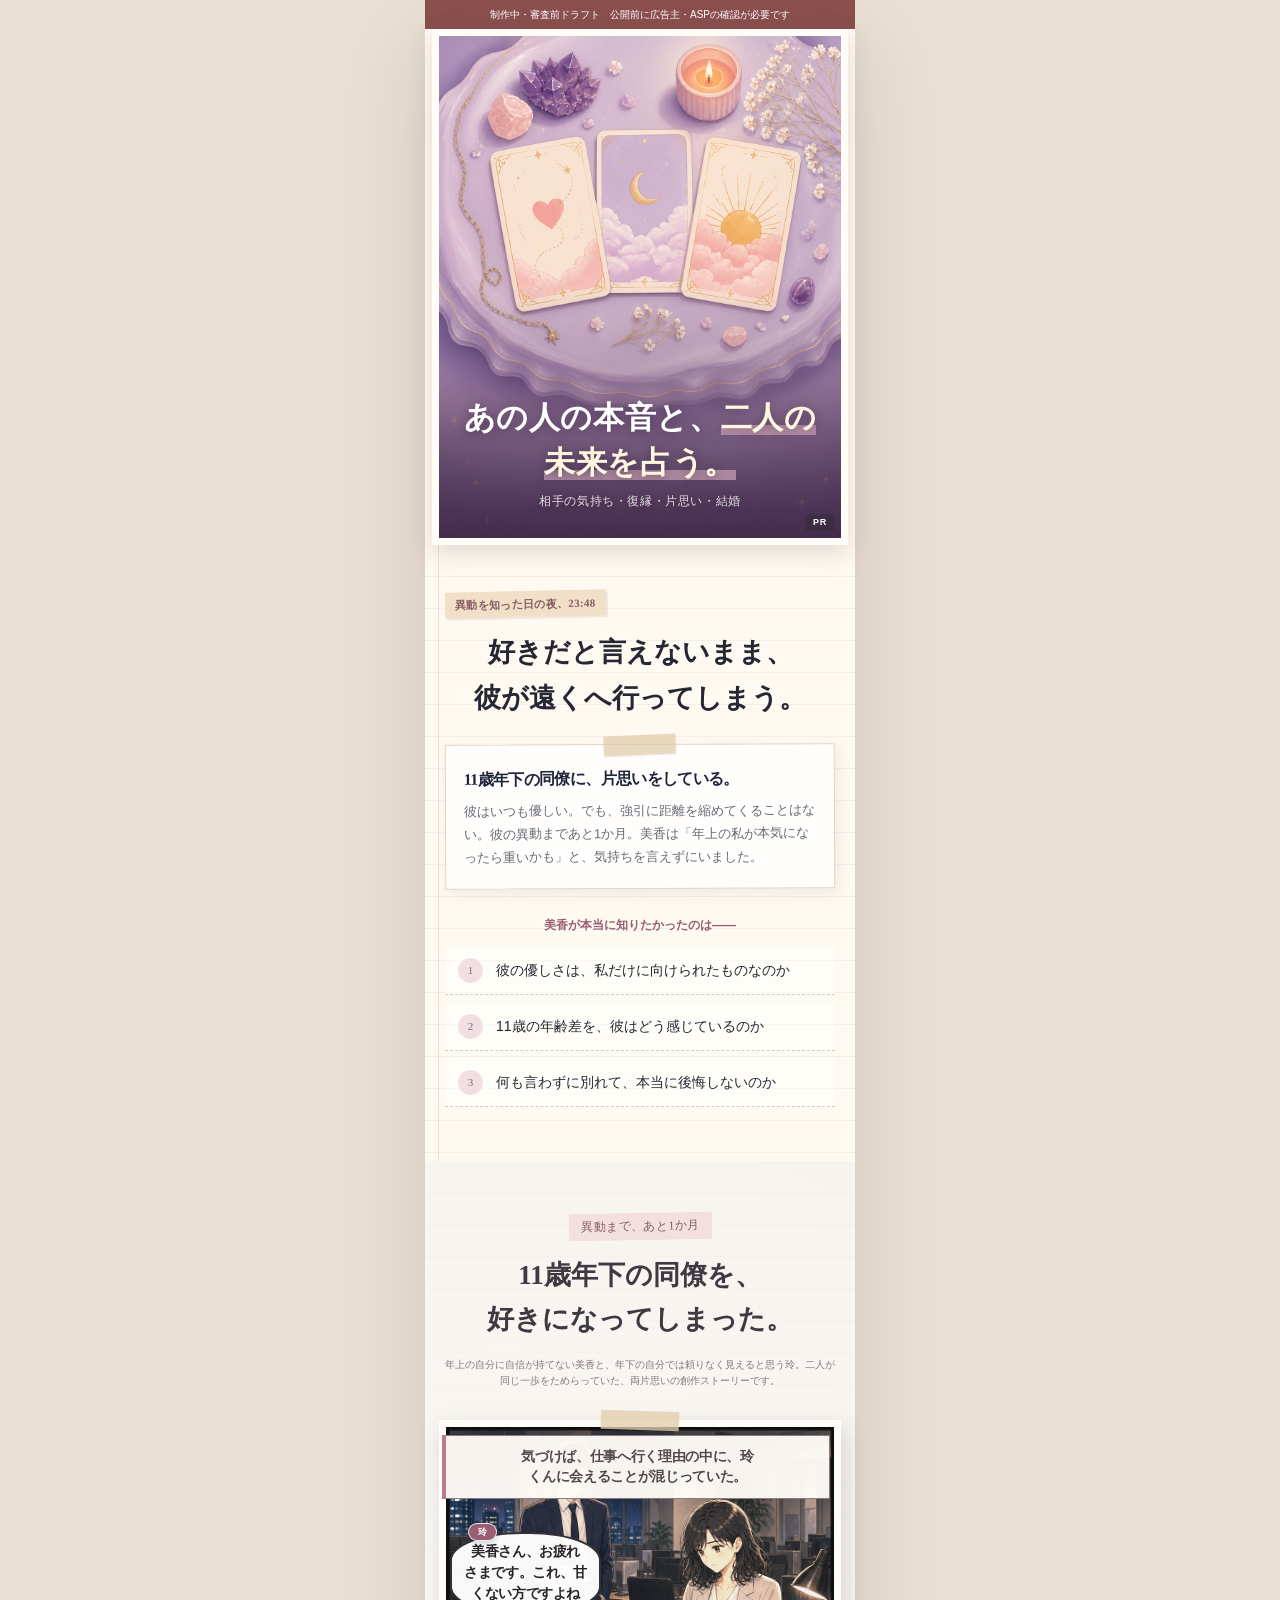
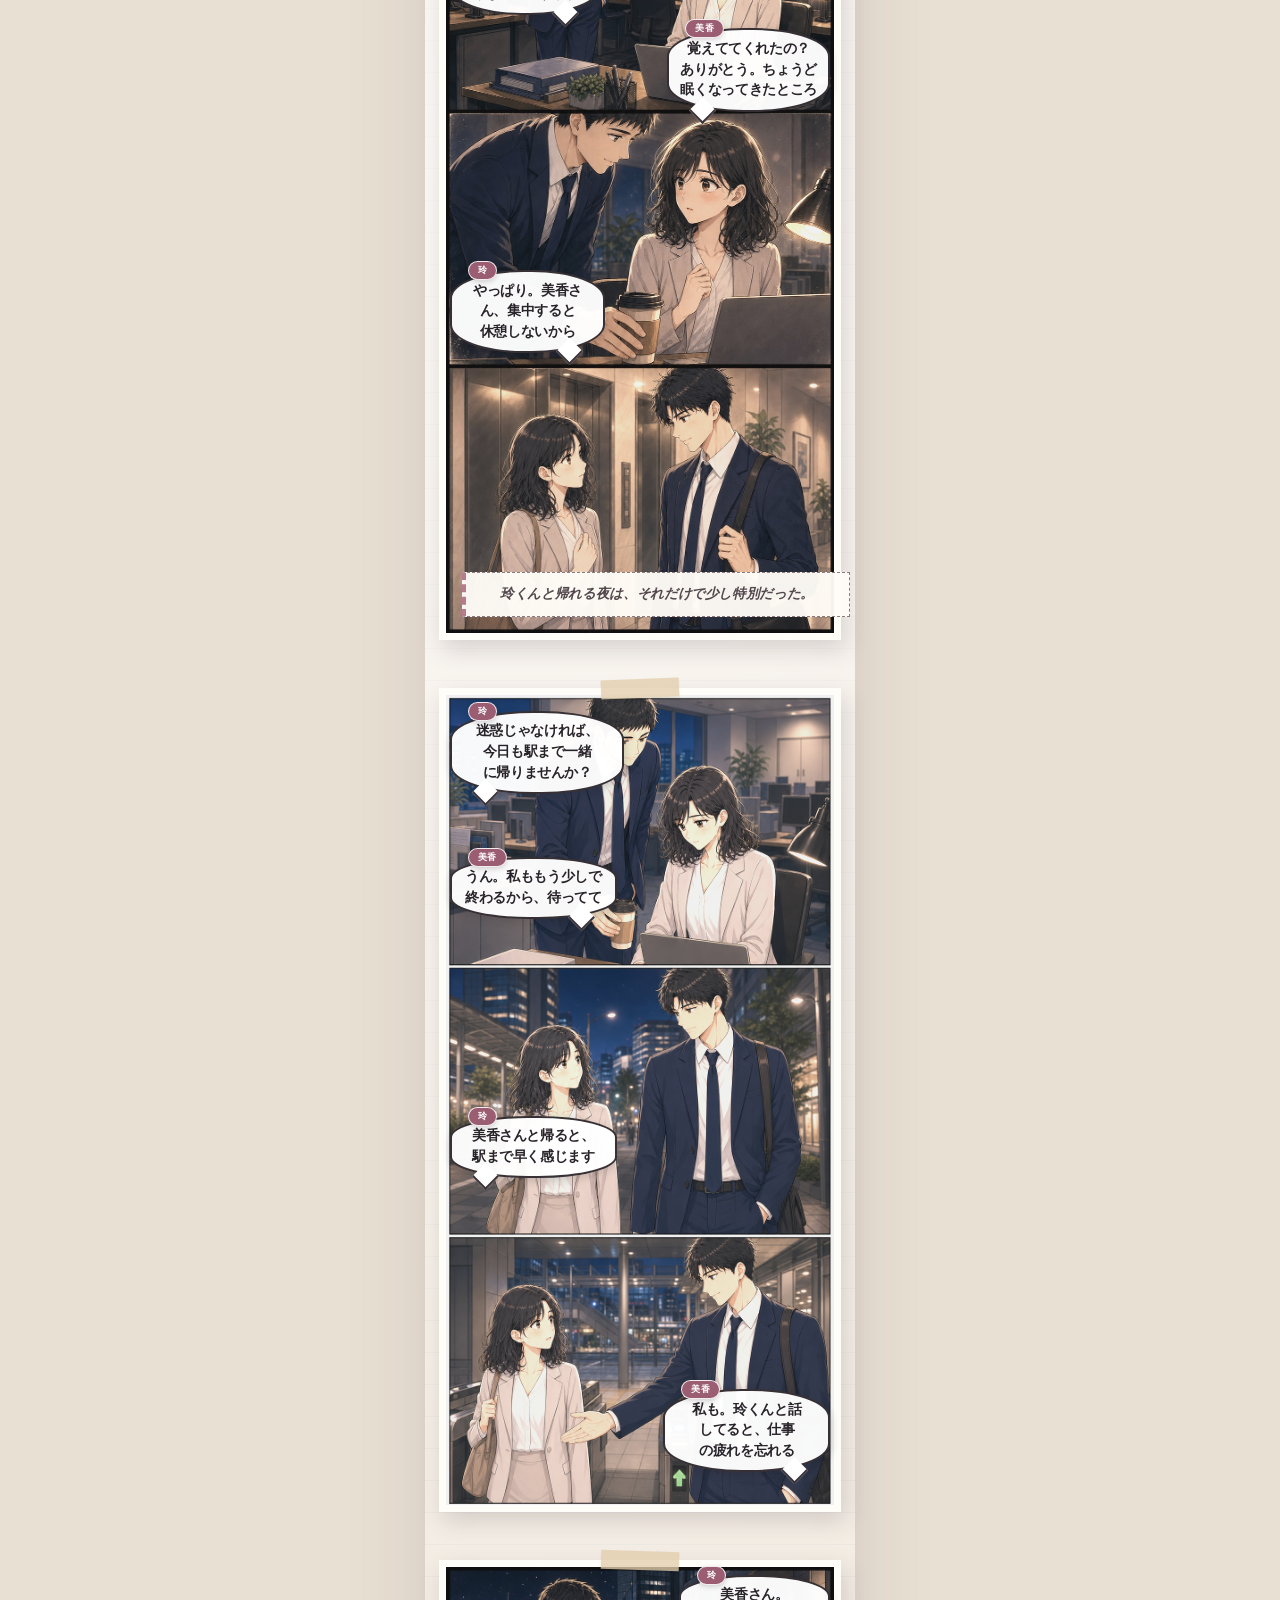
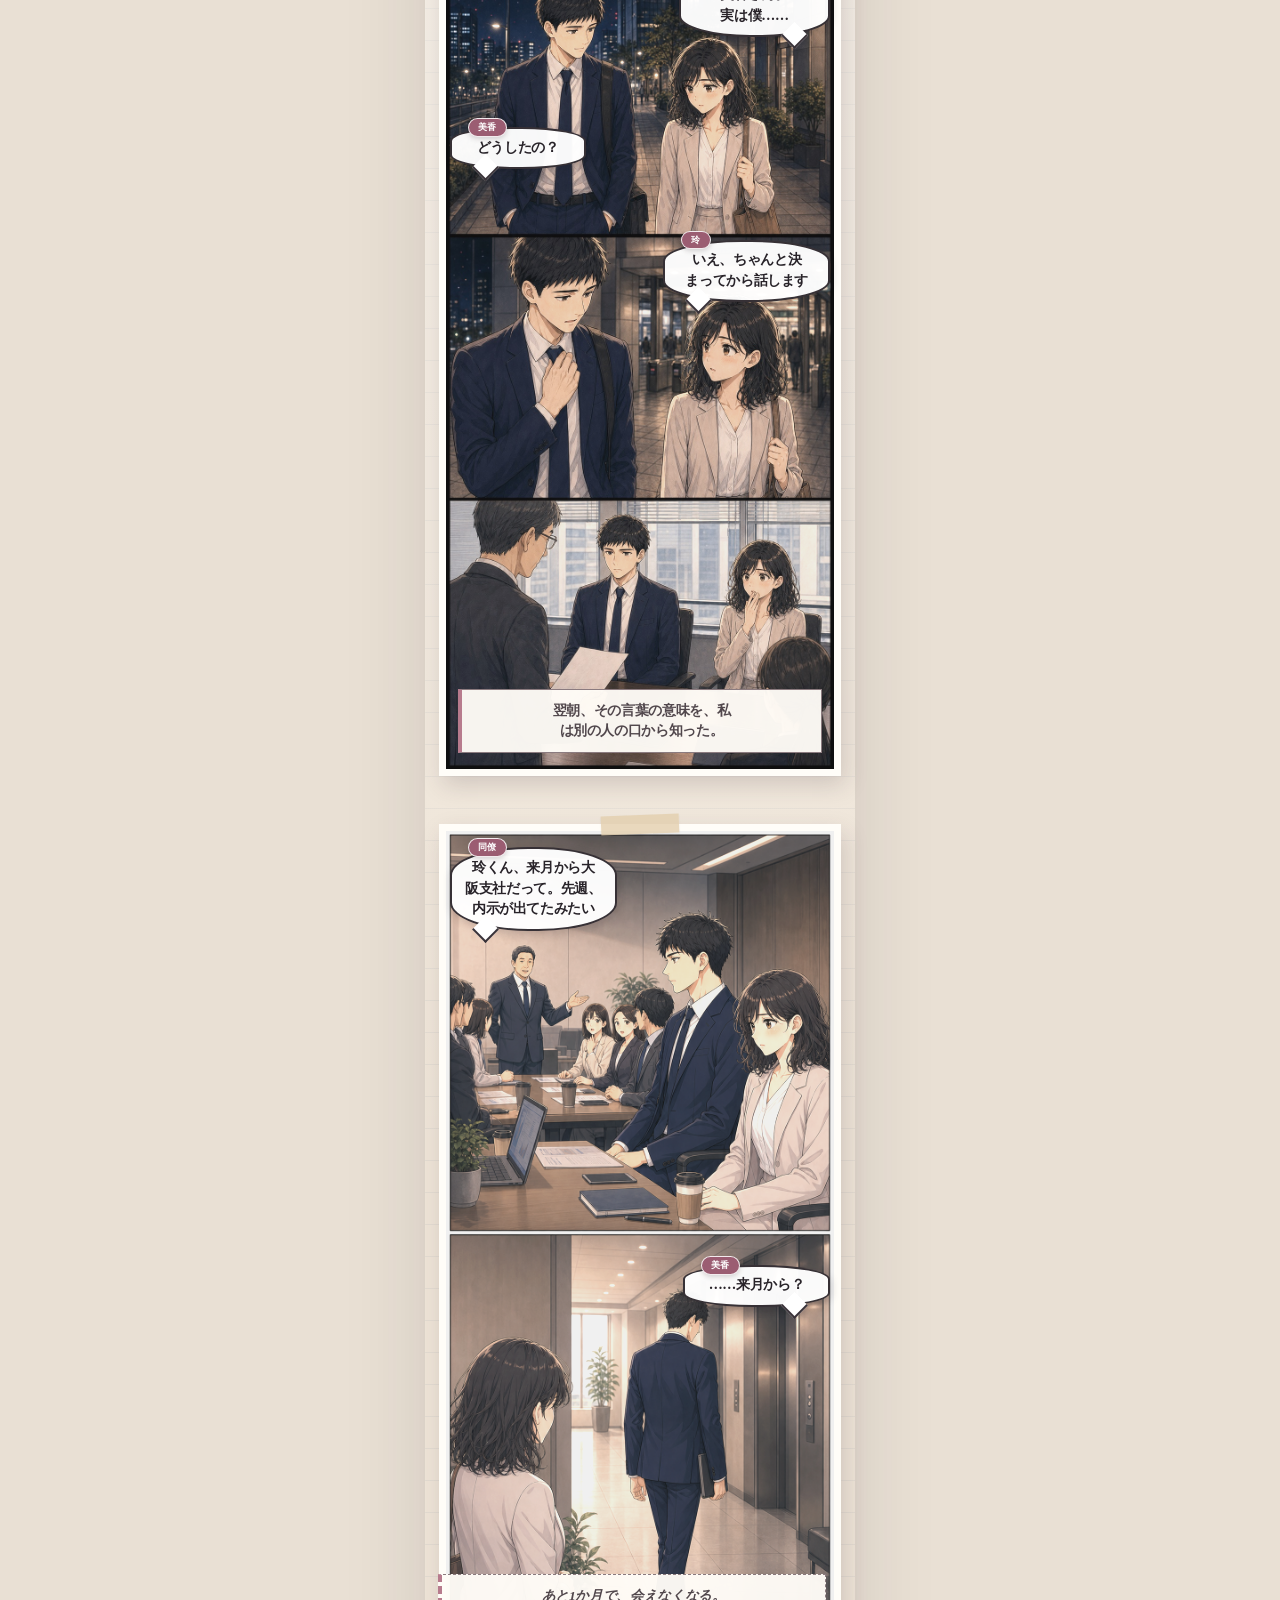
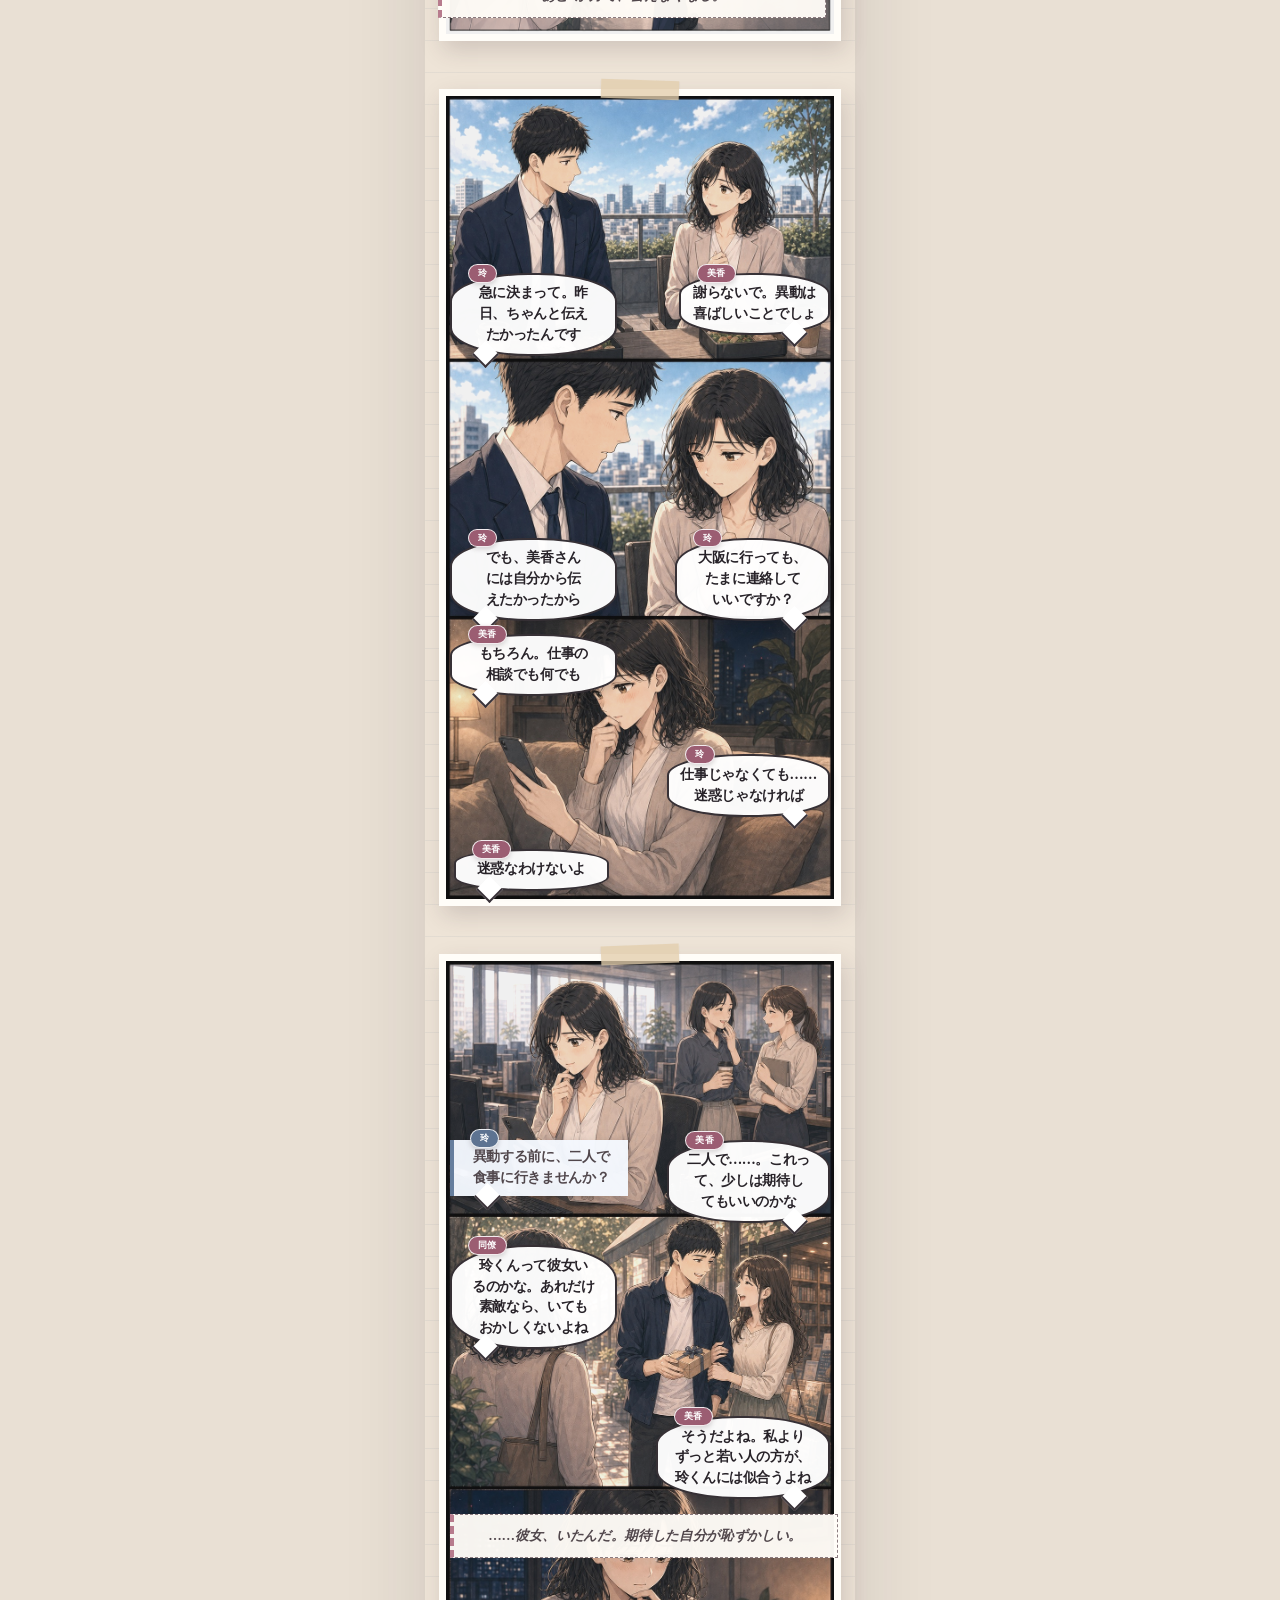
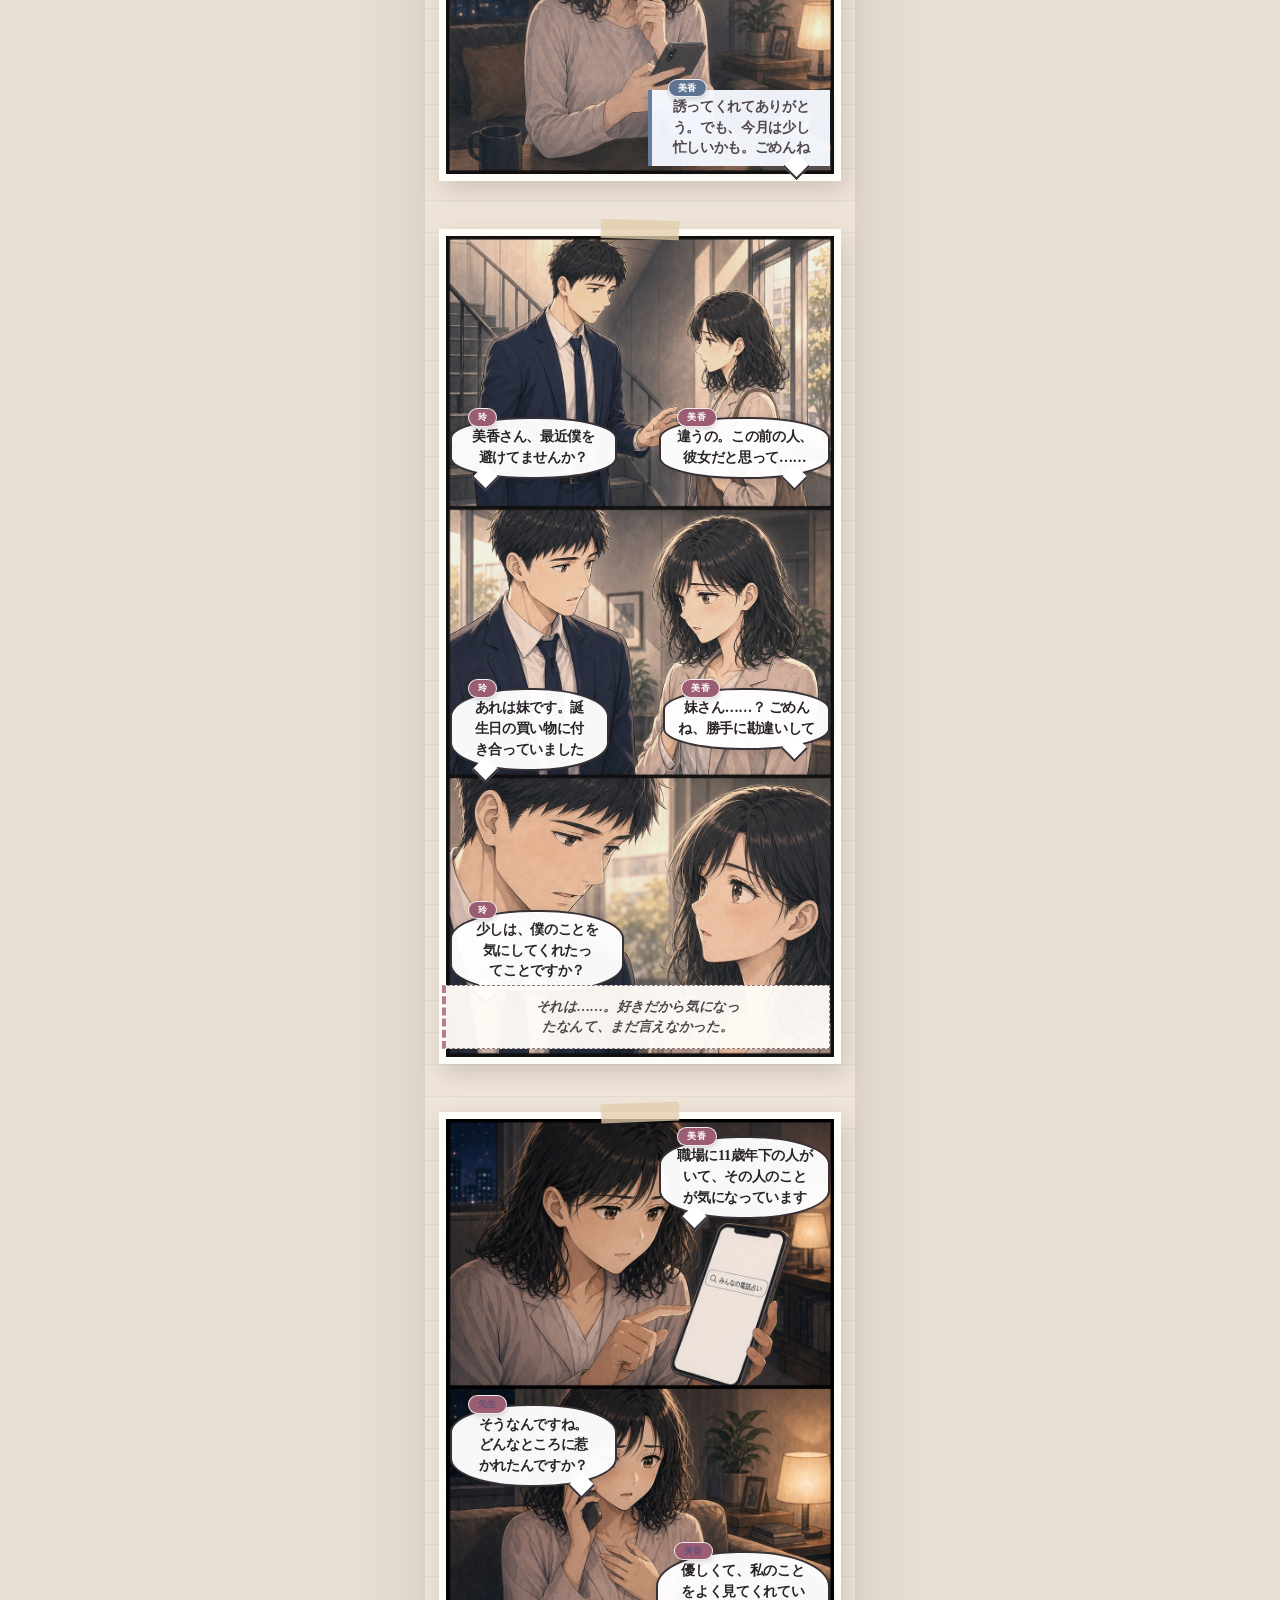
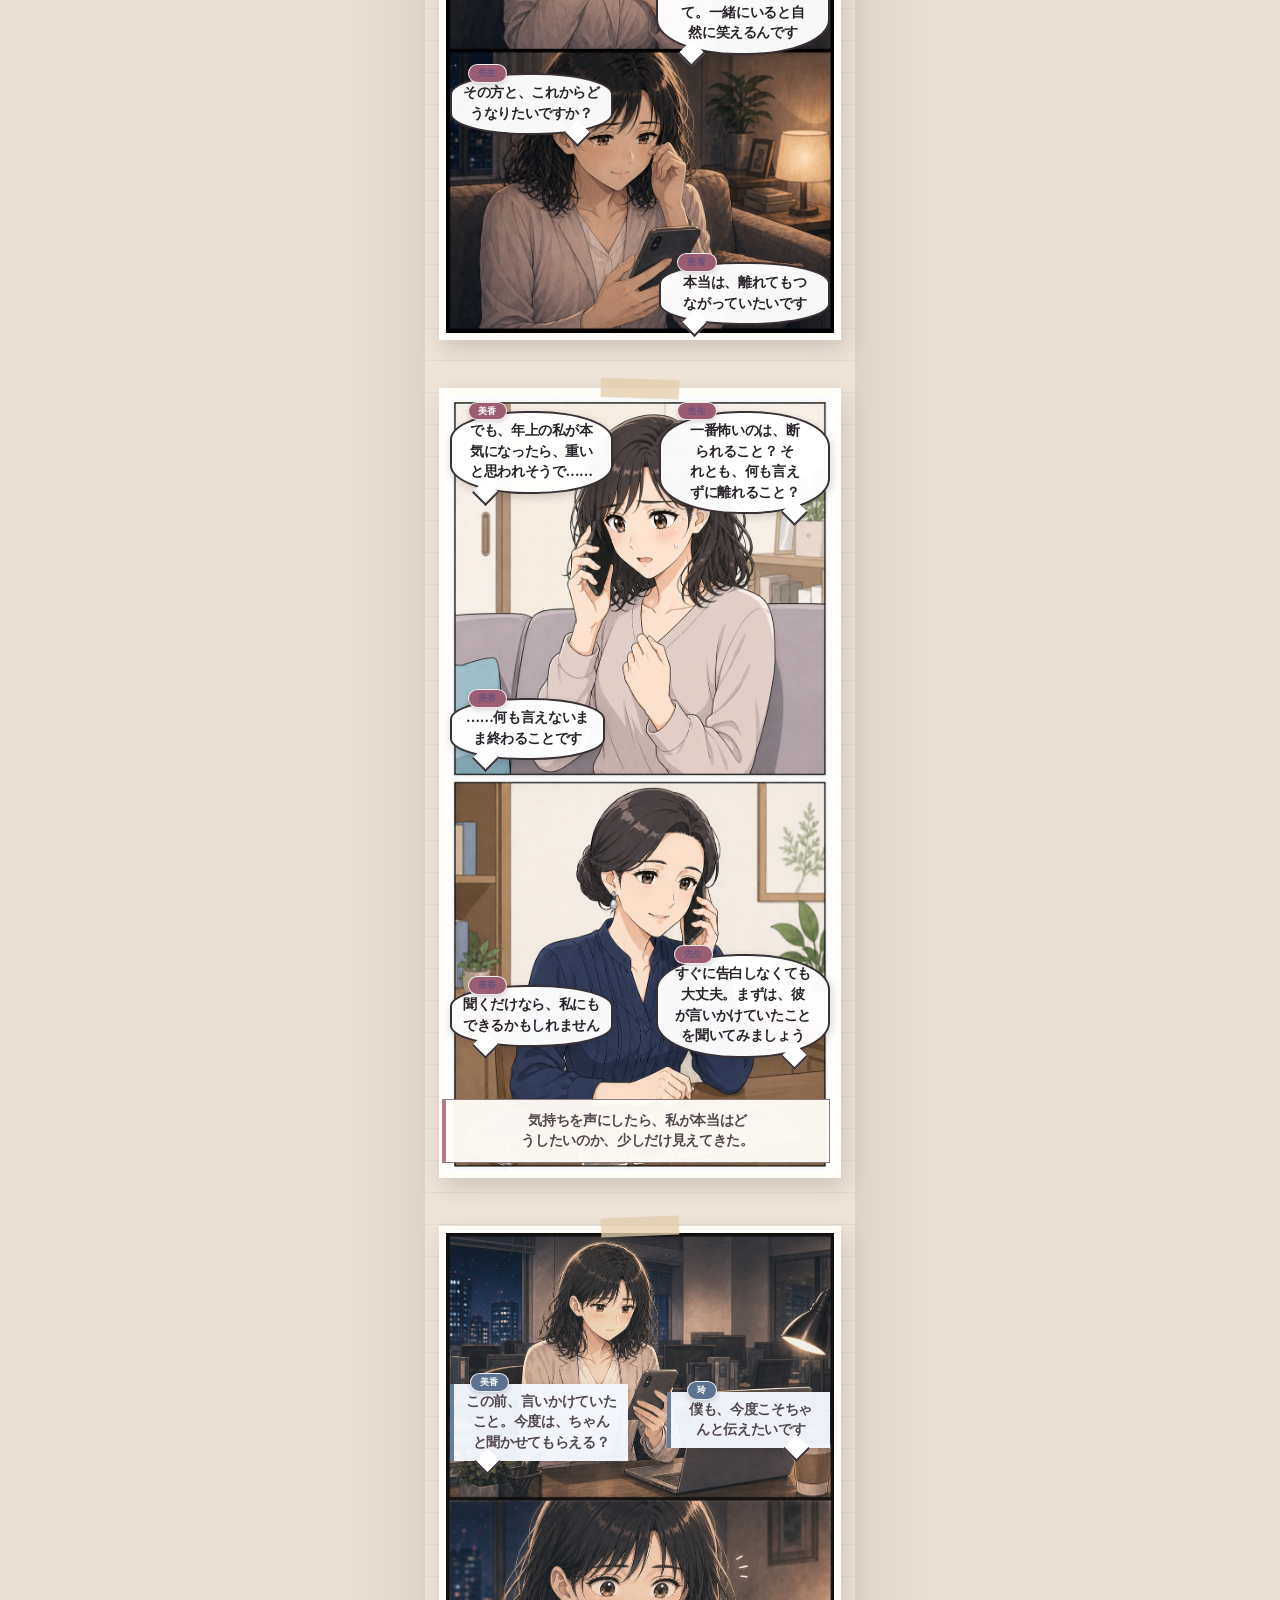
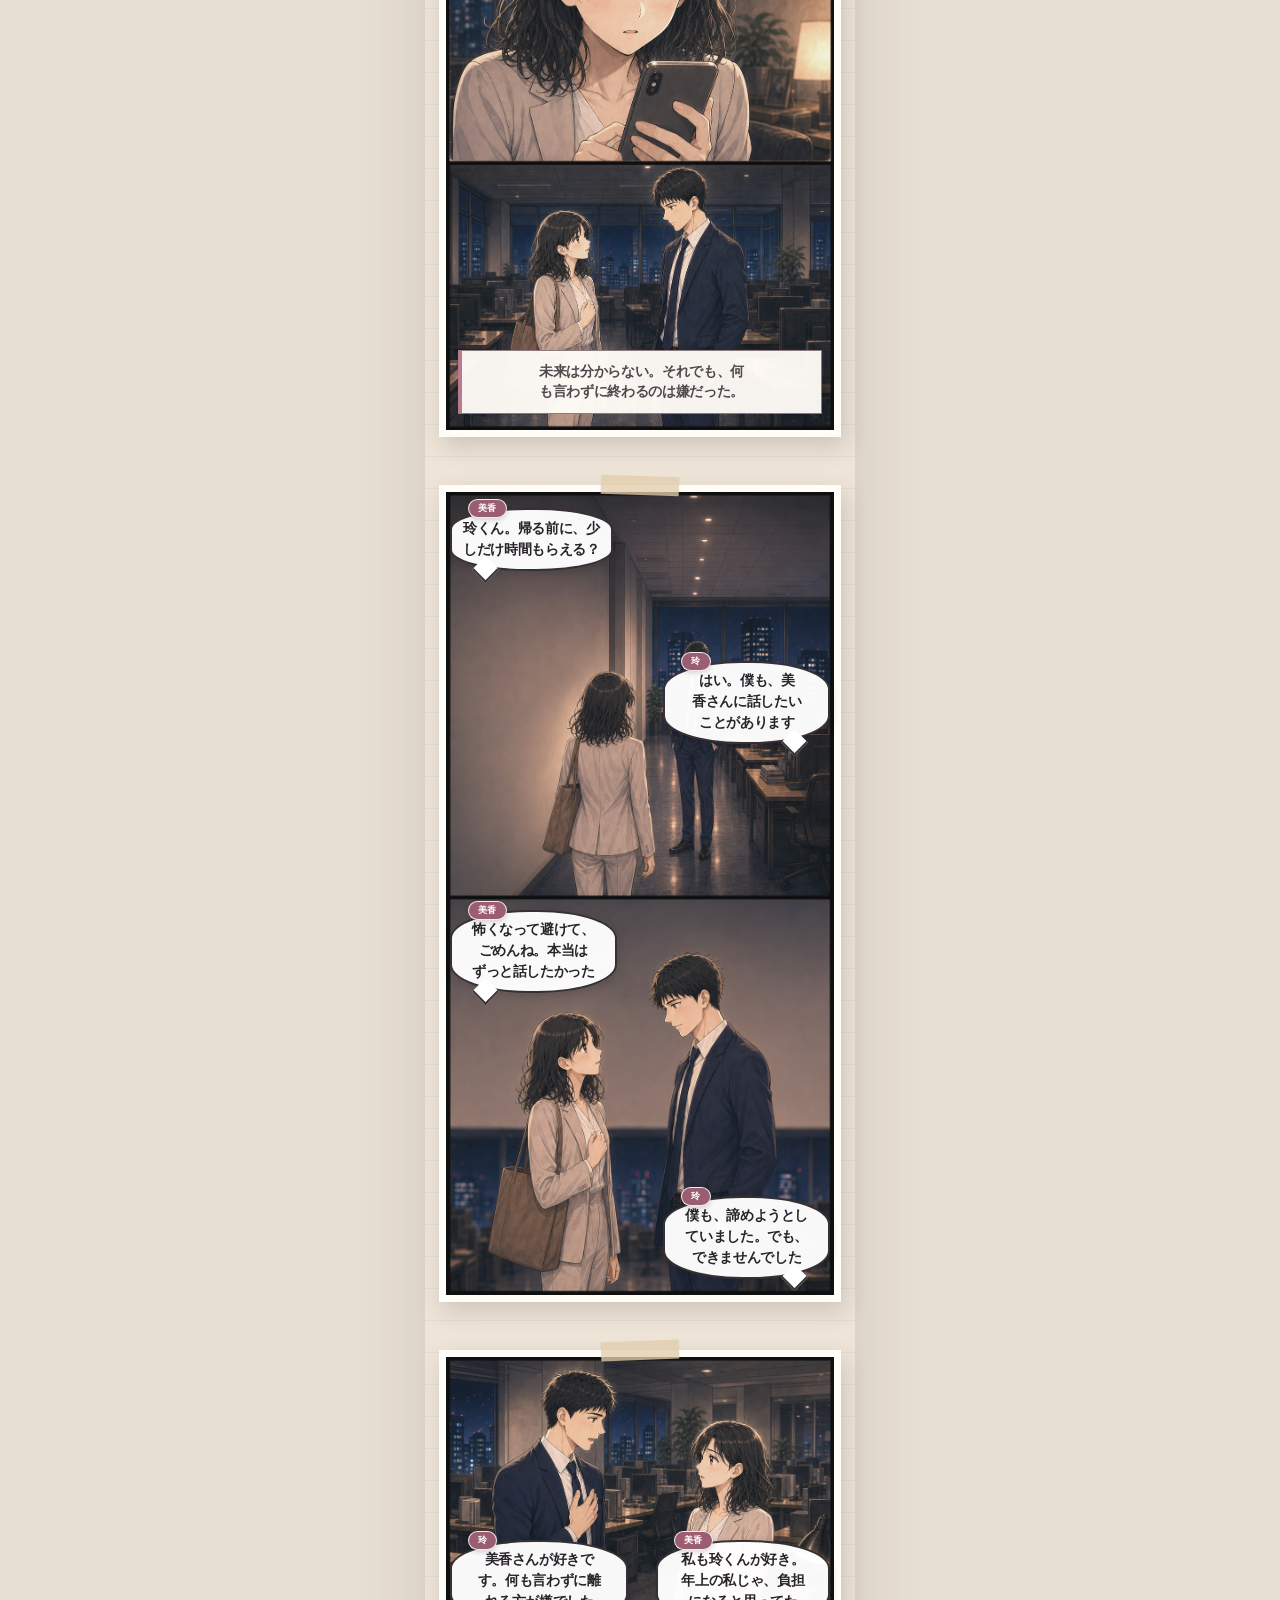
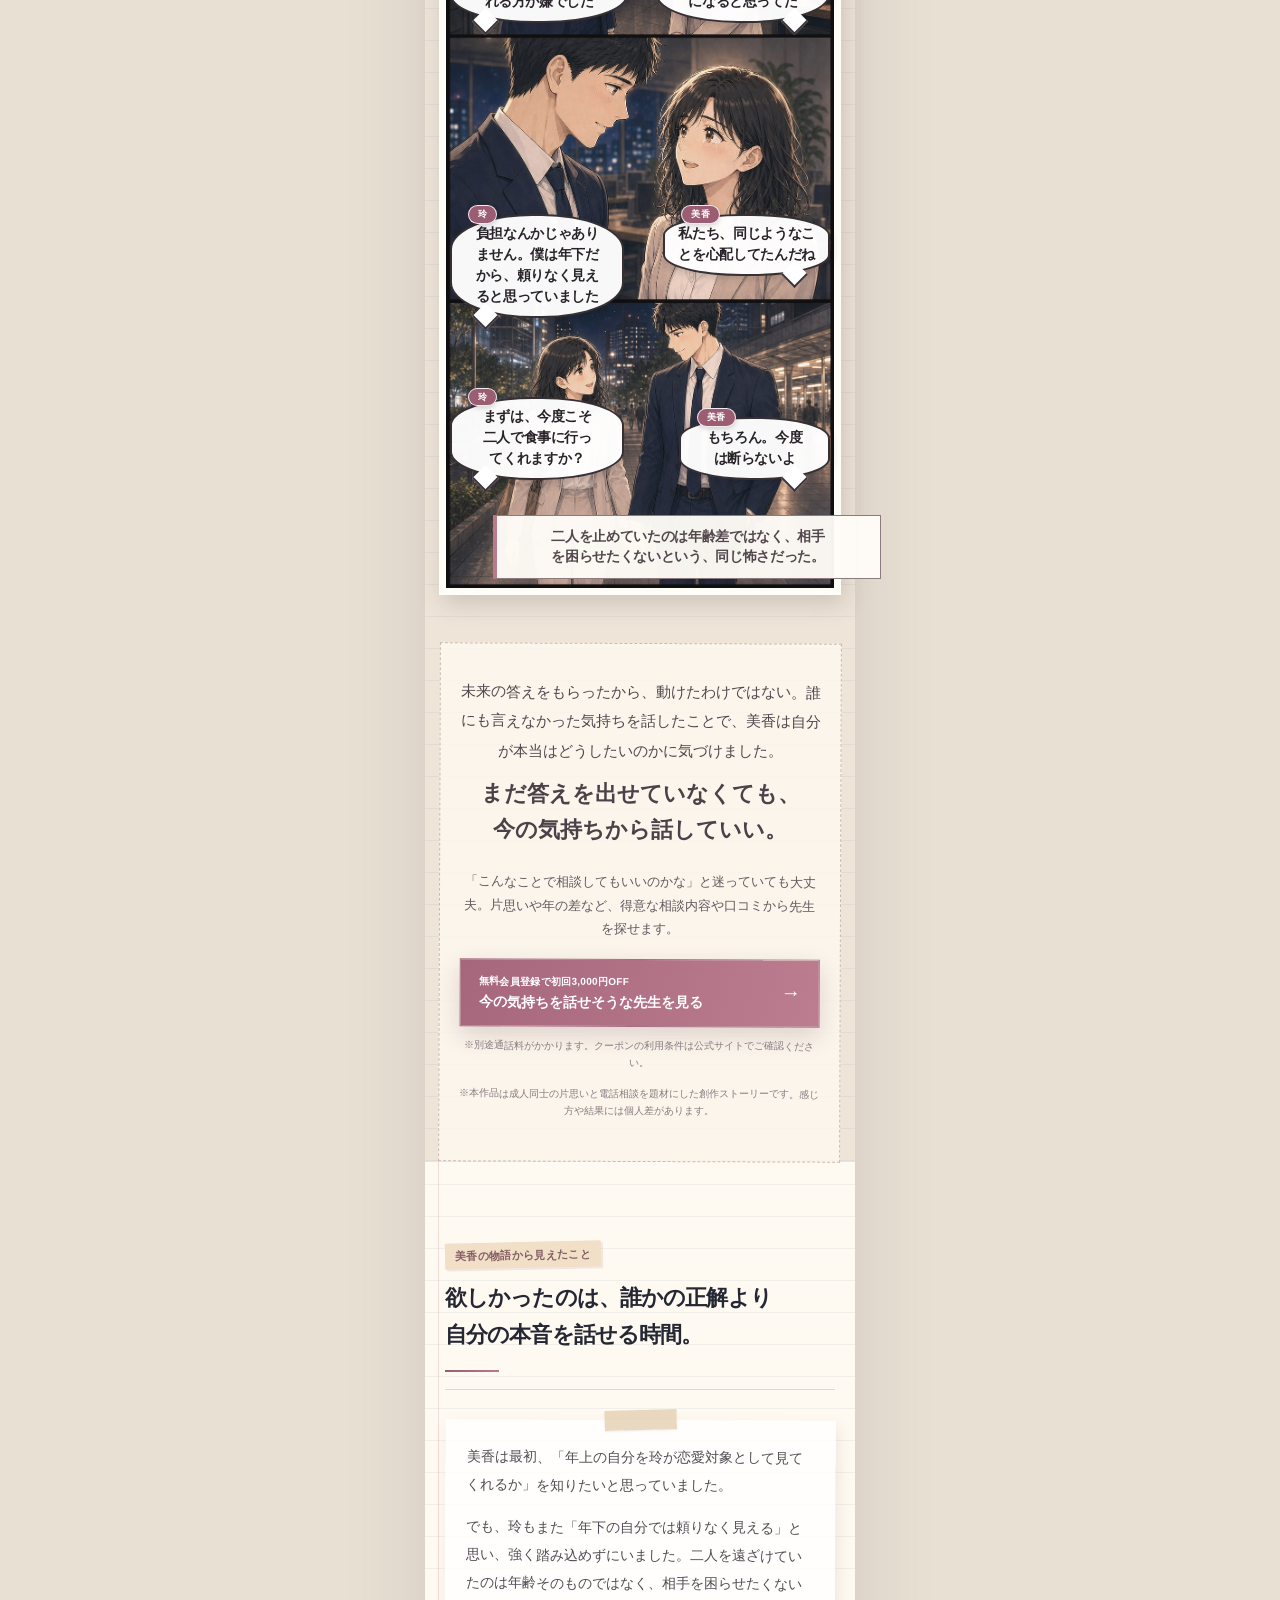
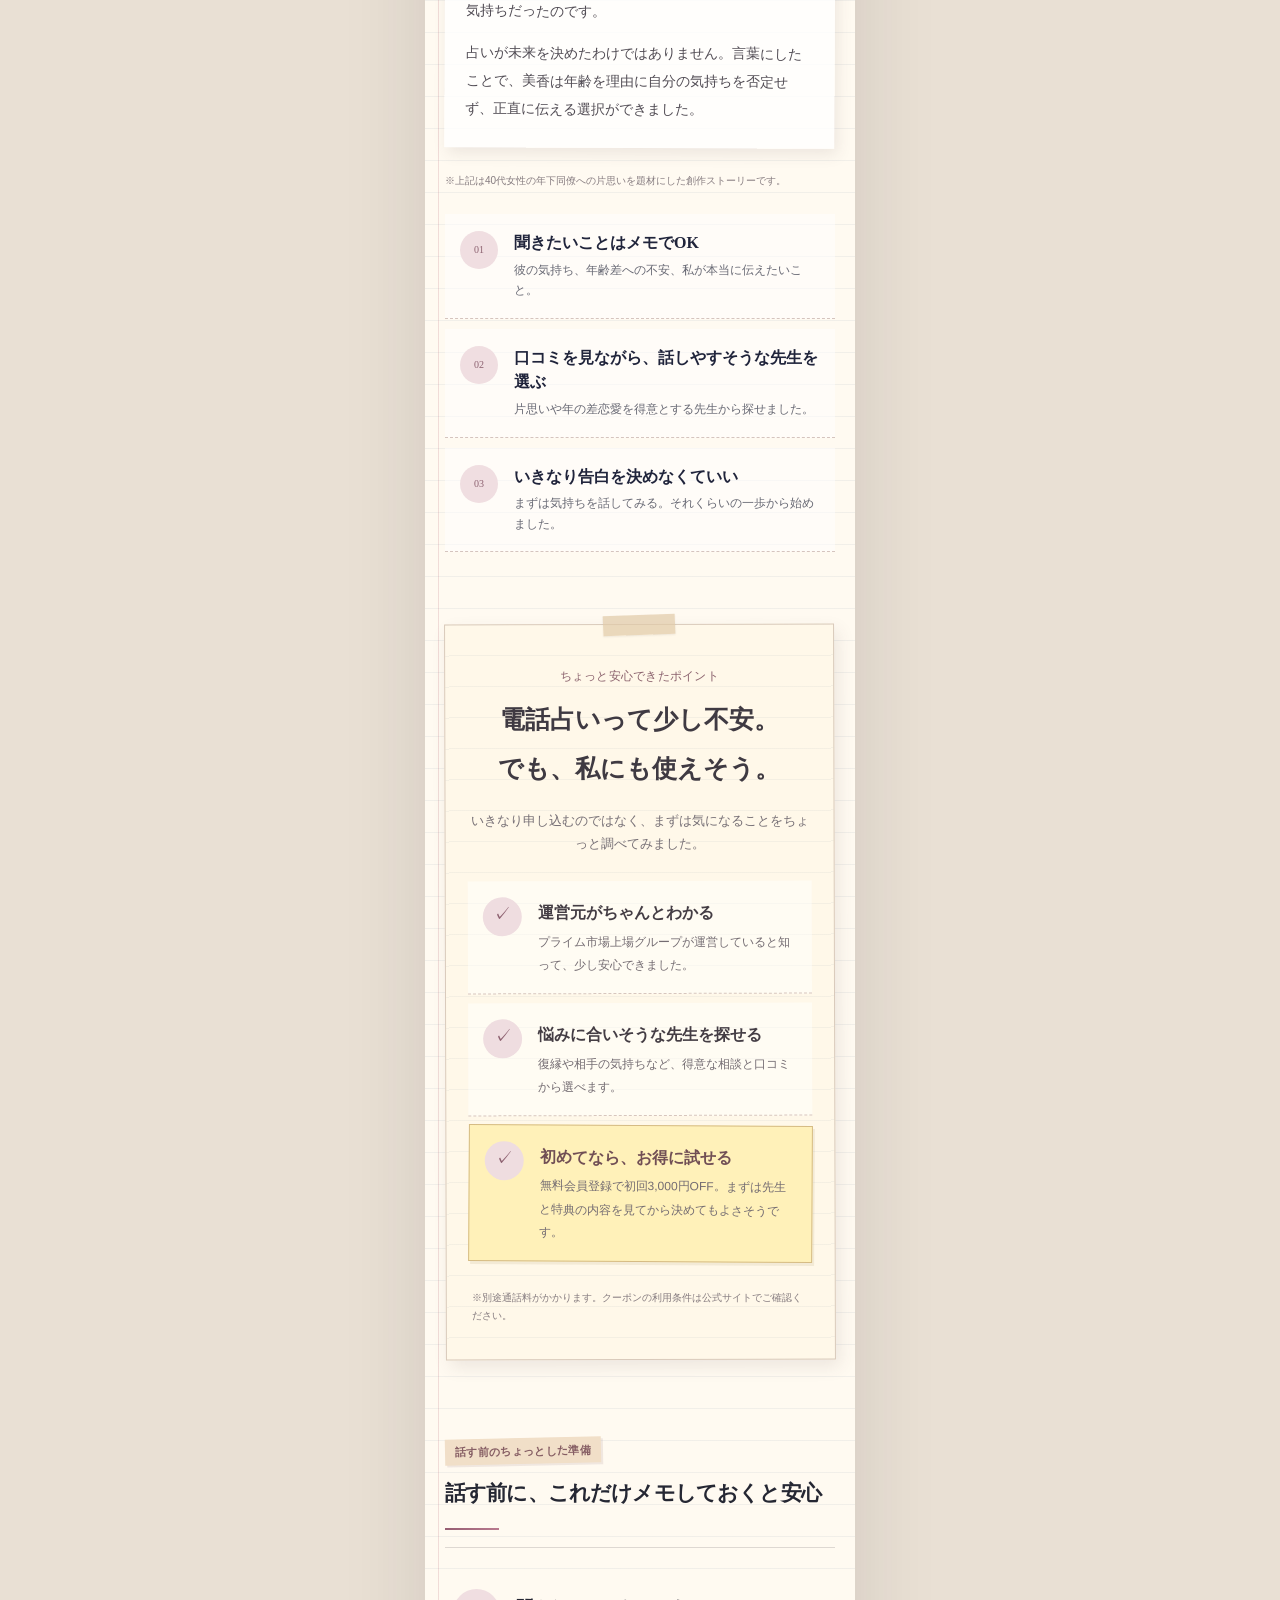
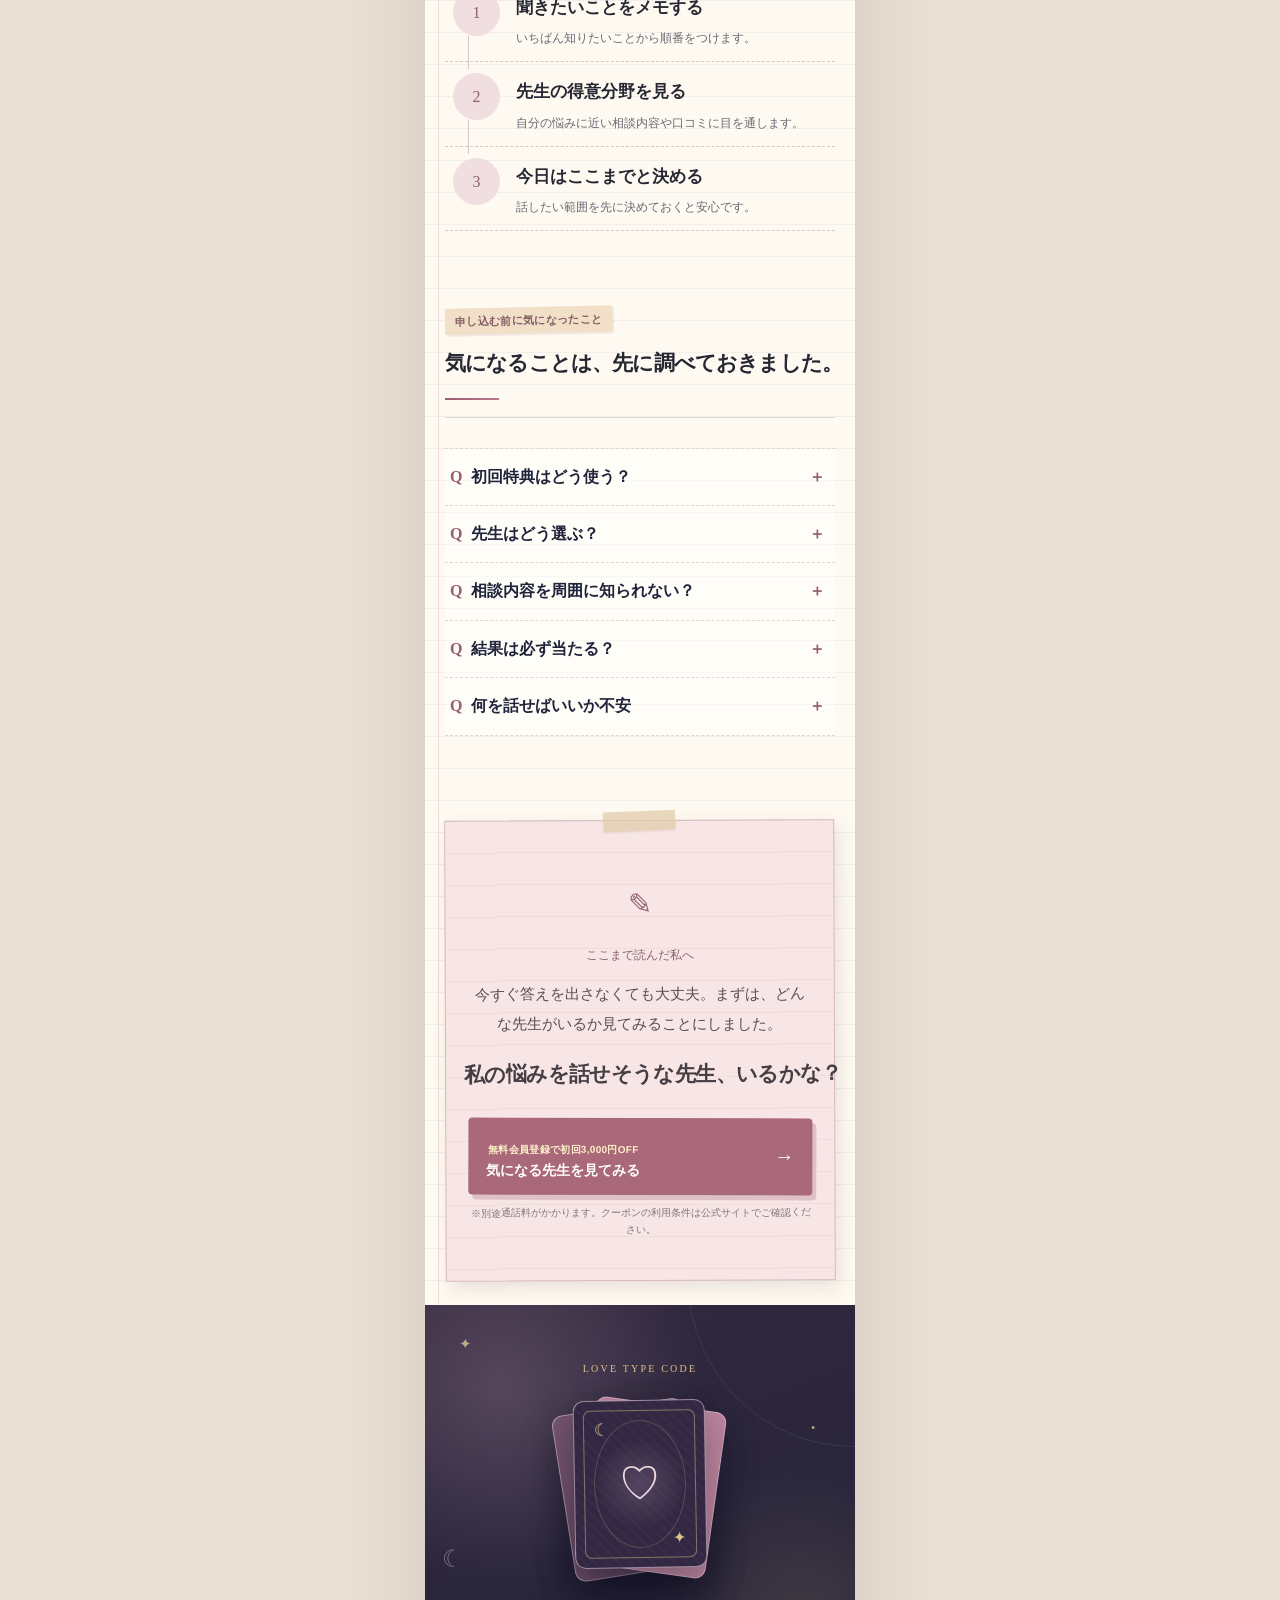
<file: pattern6/index.html>
<!doctype html>
<html lang="ja">
<head>
  <meta charset="utf-8">
  <meta name="viewport" content="width=device-width, initial-scale=1">
  <meta name="description" content="パターン6・年下同僚への純粋な片思い。異動まであと1か月、42歳の美香が自分の気持ちを伝えるまでの恋愛漫画LPです。">
  <!-- 広告運用LPのためnoindex。SEO運用へ切り替える場合は、公開前審査後に本設定を削除すること。 -->
  <meta name="robots" content="noindex,nofollow">
  <meta name="theme-color" content="#f8f3eb">
  <title>パターン6｜年下同僚への純粋な片思い</title>
  <link rel="stylesheet" href="styles.css?v=20260903-bright-comic-8">
</head>
<body class="diary-lp diary-lp--long" data-lp-pattern="pattern6-younger-coworker-pure-crush">
  <div class="draft-bar" role="note">制作中・審査前ドラフト　公開前に広告主・ASPの確認が必要です</div>

  <main id="top">
    <article class="article">
      <header class="hero">
        <div class="hero__copy">
          <h1>あの人の本音と、<em>二人の未来を占う。</em></h1>
          <p class="hero__lead">相手の気持ち・復縁・片思い・結婚</p>
        </div>
        <figure class="hero__visual"><img src="assets/hero-v6-mobile-tarot-illustration.png" width="1122" height="1402" fetchpriority="high" alt="パステル紫の占いテーブルに、ハート・月・太陽を描いた3枚のタロットカードと天然石を並べた手描きイラスト"></figure>
        <span class="hero__pr">PR</span>
      </header>

      <div class="article-body">
        <section id="quick-answer" class="answer-section" aria-labelledby="answer-title">
          <p class="section-label">異動を知った日の夜、23:48</p>
          <h2 id="answer-title">好きだと言えないまま、<br>彼が遠くへ行ってしまう。</h2>
          <div class="answer-lead"><strong class="answer-lead__question">11歳年下の同僚に、片思いをしている。</strong><p>彼はいつも優しい。でも、強引に距離を縮めてくることはない。彼の異動まであと1か月。美香は「年上の私が本気になったら重いかも」と、気持ちを言えずにいました。</p></div>
          <p class="answer-question">美香が本当に知りたかったのは——</p>
          <ul class="answer-checks"><li><span>1</span>彼の優しさは、私だけに向けられたものなのか</li><li><span>2</span>11歳の年齢差を、彼はどう感じているのか</li><li><span>3</span>何も言わずに別れて、本当に後悔しないのか</li></ul>
        </section>

        <section class="manga-section age-gap-manga" aria-labelledby="manga-title">
          <div class="manga-heading"><span>異動まで、あと1か月</span><h2 id="manga-title">11歳年下の同僚を、<br>好きになってしまった。</h2><p>年上の自分に自信が持てない美香と、年下の自分では頼りなく見えると思う玲。二人が同じ一歩をためらっていた、両片思いの創作ストーリーです。</p></div>
          <div class="comic-pages">
            <figure class="comic-page" id="comic-page-01">
              <div class="comic-page__art"><img src="assets/manga-pure-crush-v2-page-01.jpg" width="870" height="1807" loading="lazy" alt="残業中の美香へ玲がコーヒーを差し入れ、駅まで一緒に帰ろうと誘う3コマの恋愛漫画"></div>
              <figcaption class="comic-script">
                <p class="comic-script__narration">気づけば、仕事へ行く理由の中に、玲くんに会えることが混じっていた。</p>
                <p><b>玲</b>美香さん、お疲れさまです。これ、甘くない方ですよね</p>
                <p><b>美香</b>覚えててくれたの？ ありがとう。ちょうど眠くなってきたところ</p>
                <p><b>玲</b>やっぱり。美香さん、集中すると休憩しないから</p>
                <p class="comic-script__thought">玲くんと帰れる夜は、それだけで少し特別だった。</p>
              </figcaption>
            </figure>

            <figure class="comic-page" id="comic-page-01b">
              <div class="comic-page__art"><img src="assets/manga-pure-crush-page-01b.png" width="864" height="1824" loading="lazy" alt="コーヒーを受け取った美香と玲が夜道を歩き、駅まで一緒に帰る3コマの恋愛漫画"></div>
              <figcaption class="comic-script">
                <p><b>玲</b>迷惑じゃなければ、今日も駅まで一緒に帰りませんか？</p>
                <p><b>美香</b>うん。私ももう少しで終わるから、待ってて</p>
                <p><b>玲</b>美香さんと帰ると、駅まで早く感じます</p>
                <p><b>美香</b>私も。玲くんと話してると、仕事の疲れを忘れる</p>
              </figcaption>
            </figure>

            <figure class="comic-page" id="comic-page-02">
              <div class="comic-page__art"><img src="assets/manga-pure-crush-v2-page-02.jpg" width="872" height="1804" loading="lazy" alt="玲と美香が夜道を歩き、翌日の会議で玲の大阪異動が発表される3コマの恋愛漫画"></div>
              <figcaption class="comic-script">
                <p><b>美香</b>どうしたの？</p>
                <p><b>玲</b>美香さん。実は僕……</p>
                <p><b>玲</b>いえ、ちゃんと決まってから話します</p>
                <p class="comic-script__narration">翌朝、その言葉の意味を、私は別の人の口から知った。</p>
              </figcaption>
            </figure>

            <figure class="comic-page" id="comic-page-02b">
              <div class="comic-page__art"><img src="assets/manga-pure-crush-page-02.png" width="864" height="1824" loading="lazy" alt="会議で玲の大阪異動が発表され、美香が離れていく玲の背中を見つめる2コマの恋愛漫画"></div>
              <figcaption class="comic-script">
                <p><b>同僚</b>玲くん、来月から大阪支社だって。先週、内示が出てたみたい</p>
                <p><b>美香</b>……来月から？</p>
                <p class="comic-script__thought">あと1か月で、会えなくなる。</p>
              </figcaption>
            </figure>

            <figure class="comic-page" id="comic-page-03">
              <div class="comic-page__art"><img src="assets/manga-pure-crush-v2-page-03.jpg" width="872" height="1804" loading="lazy" alt="屋上で玲が異動後も連絡したいと伝え、その夜に食事へ誘われた美香が迷う3コマの恋愛漫画"></div>
              <figcaption class="comic-script">
                <p><b>玲</b>急に決まって。昨日、ちゃんと伝えたかったんです</p>
                <p><b>美香</b>謝らないで。異動は喜ばしいことでしょ</p>
                <p><b>玲</b>でも、美香さんには自分から伝えたかったから</p>
                <p><b>玲</b>大阪に行っても、たまに連絡していいですか？</p>
                <p><b>美香</b>もちろん。仕事の相談でも何でも</p>
                <p><b>玲</b>仕事じゃなくても……迷惑じゃなければ</p>
                <p><b>美香</b>迷惑なわけないよ</p>
              </figcaption>
            </figure>

            <figure class="comic-page" id="comic-page-04">
              <div class="comic-page__art"><img src="assets/manga-pure-crush-v3-page-04.jpg" width="866" height="1815" loading="lazy" alt="食事の誘いに期待する美香が、書店前で玲と親しげな若い女性を見かけ、彼女だと思い込んで誘いを断る3コマの恋愛漫画"></div>
              <figcaption class="comic-script">
                <p class="comic-script__message"><b>玲</b>異動する前に、二人で食事に行きませんか？</p>
                <p><b>美香</b>二人で……。これって、少しは期待してもいいのかな</p>
                <p><b>同僚</b>玲くんって彼女いるのかな。あれだけ素敵なら、いてもおかしくないよね</p>
                <p><b>美香</b>そうだよね。私よりずっと若い人の方が、玲くんには似合うよね</p>
                <p class="comic-script__thought">……彼女、いたんだ。期待した自分が恥ずかしい。</p>
                <p class="comic-script__message"><b>美香</b>誘ってくれてありがとう。でも、今月は少し忙しいかも。ごめんね</p>
              </figcaption>
            </figure>

            <figure class="comic-page" id="comic-page-05">
              <div class="comic-page__art"><img src="assets/manga-pure-crush-v2-page-05.jpg" width="862" height="1825" loading="lazy" alt="階段で玲が美香を呼び止め、若い女性は妹だったと分かる3コマの恋愛漫画"></div>
              <figcaption class="comic-script">
                <p><b>玲</b>美香さん、最近僕を避けてませんか？</p>
                <p><b>美香</b>違うの。この前の人、彼女だと思って……</p>
                <p><b>玲</b>あれは妹です。誕生日の買い物に付き合っていました</p>
                <p><b>美香</b>妹さん……？ ごめんね、勝手に勘違いして</p>
                <p><b>玲</b>少しは、僕のことを気にしてくれたってことですか？</p>
                <p class="comic-script__thought">それは……。好きだから気になったなんて、まだ言えなかった。</p>
              </figcaption>
            </figure>

            <figure class="comic-page" id="comic-page-06">
              <div class="comic-page__art"><img src="assets/manga-pure-crush-v2-page-06.jpg" width="866" height="1816" loading="lazy" alt="美香がみんなの電話占いを検索し、年下の同僚への片思いを電話で打ち明ける3コマの恋愛漫画"></div>
              <figcaption class="comic-script comic-script--consult">
                <p><b>美香</b>職場に11歳年下の人がいて、その人のことが気になっています</p>
                <p><b>先生</b>そうなんですね。どんなところに惹かれたんですか？</p>
                <p><b>美香</b>優しくて、私のことをよく見てくれていて。一緒にいると自然に笑えるんです</p>
                <p><b>先生</b>その方と、これからどうなりたいですか？</p>
                <p><b>美香</b>本当は、離れてもつながっていたいです</p>
              </figcaption>
            </figure>

            <figure class="comic-page" id="comic-page-06b">
              <div class="comic-page__art"><img src="assets/manga-reference-style-page-06.png" width="884" height="1792" loading="lazy" alt="美香が電話占いの先生へ年齢差の不安を話し、自分の本音に気づいていく2コマの恋愛漫画"></div>
              <figcaption class="comic-script comic-script--consult">
                <p><b>美香</b>でも、年上の私が本気になったら、重いと思われそうで……</p>
                <p><b>先生</b>一番怖いのは、断られること？ それとも、何も言えずに離れること？</p>
                <p><b>美香</b>……何も言えないまま終わることです</p>
                <p><b>先生</b>すぐに告白しなくても大丈夫。まずは、彼が言いかけていたことを聞いてみましょう</p>
                <p><b>美香</b>聞くだけなら、私にもできるかもしれません</p>
                <p class="comic-script__narration">気持ちを声にしたら、私が本当はどうしたいのか、少しだけ見えてきた。</p>
              </figcaption>
            </figure>

            <figure class="comic-page" id="comic-page-07">
              <div class="comic-page__art"><img src="assets/manga-pure-crush-v2-page-07.jpg" width="875" height="1798" loading="lazy" alt="電話を終えた美香が玲へメッセージを送り、異動前の夜に二人で向き合う3コマの恋愛漫画"></div>
              <figcaption class="comic-script">
                <p class="comic-script__message"><b>美香</b>この前、言いかけていたこと。今度は、ちゃんと聞かせてもらえる？</p>
                <p class="comic-script__message"><b>玲</b>僕も、今度こそちゃんと伝えたいです</p>
                <p class="comic-script__narration">未来は分からない。それでも、何も言わずに終わるのは嫌だった。</p>
              </figcaption>
            </figure>

            <figure class="comic-page" id="comic-page-07b">
              <div class="comic-page__art"><img src="assets/manga-pure-crush-v4-message-space-page-07b.png" width="872" height="1804" loading="lazy" alt="異動前の夜、美香が玲の待つ静かなオフィスへ歩み寄り、二人で向き合う2コマの恋愛漫画"></div>
              <figcaption class="comic-script comic-script--climax">
                <p><b>美香</b>玲くん。帰る前に、少しだけ時間もらえる？</p>
                <p><b>玲</b>はい。僕も、美香さんに話したいことがあります</p>
                <p><b>美香</b>怖くなって避けて、ごめんね。本当はずっと話したかった</p>
                <p><b>玲</b>僕も、諦めようとしていました。でも、できませんでした</p>
              </figcaption>
            </figure>

            <figure class="comic-page" id="comic-page-08">
              <div class="comic-page__art"><img src="assets/manga-pure-crush-v2-page-08.jpg" width="857" height="1835" loading="lazy" alt="異動前最後の夜に玲と美香が想いを伝え合い、手をつないで駅へ歩く3コマの恋愛漫画"></div>
              <figcaption class="comic-script comic-script--climax">
                <p><b>玲</b>美香さんが好きです。何も言わずに離れる方が嫌でした</p>
                <p><b>美香</b>私も玲くんが好き。年上の私じゃ、負担になると思ってた</p>
                <p><b>玲</b>負担なんかじゃありません。僕は年下だから、頼りなく見えると思っていました</p>
                <p><b>美香</b>私たち、同じようなことを心配してたんだね</p>
                <p><b>玲</b>まずは、今度こそ二人で食事に行ってくれますか？</p>
                <p><b>美香</b>もちろん。今度は断らないよ</p>
                <p class="comic-script__narration">二人を止めていたのは年齢差ではなく、相手を困らせたくないという、同じ怖さだった。</p>
              </figcaption>
            </figure>
          </div>
          <div class="manga-ending"><p>未来の答えをもらったから、動けたわけではない。誰にも言えなかった気持ちを話したことで、美香は自分が本当はどうしたいのかに気づけました。</p><strong>まだ答えを出せていなくても、<br>今の気持ちから話していい。</strong><p class="manga-ending__bridge">「こんなことで相談してもいいのかな」と迷っていても大丈夫。片思いや年の差など、得意な相談内容や口コミから先生を探せます。</p><a class="cta-button manga-story-cta js-cta" data-cta-location="manga-story" href="https://sp.minden.jp/lp_20/?ref=afi-afb-001" rel="sponsored nofollow noopener"><span><small class="cta-button__eyebrow">無料会員登録で初回3,000円OFF</small>今の気持ちを話せそうな先生を見る</span><b aria-hidden="true">→</b></a><small class="manga-ending__caution">※別途通話料がかかります。クーポンの利用条件は公式サイトでご確認ください。</small><small>※本作品は成人同士の片思いと電話相談を題材にした創作ストーリーです。感じ方や結果には個人差があります。</small></div>
        </section>

        <section class="diagnosis-section" id="diagnosis" aria-labelledby="diagnosis-title">
          <div class="diagnosis-stars" aria-hidden="true"><span>✦</span><span>·</span><span>☾</span><span>✧</span><span>·</span></div>
          <div class="diagnosis-intro" data-diagnosis-intro>
            <p class="diagnosis-kicker">LOVE TYPE CODE</p>
            <div class="diagnosis-card-stack" aria-hidden="true">
              <span class="diagnosis-card diagnosis-card--back"></span>
              <span class="diagnosis-card diagnosis-card--middle"></span>
              <span class="diagnosis-card diagnosis-card--front"><i>☾</i><b>♡</b><em>✦</em></span>
            </div>
            <h2 id="diagnosis-title">この片思い、どうしたい？<br><em>「言えない恋」診断</em></h2>
            <p>10枚のカードから見えてくる、<br>片思いで隠している気持ちと迷い。<br>今の恋愛タイプを確かめてみませんか？</p>
            <button class="diagnosis-start" type="button" data-diagnosis-start><span>約2分・全10問</span>恋愛タイプを診断する <b aria-hidden="true">→</b></button>
            <small>※診断結果は現在の気持ちを整理するための目安です。</small>
            <div class="diagnosis-skip">
              <p class="diagnosis-skip__label">診断をせず、すぐに相談先を探したい方はこちら</p>
              <a class="cta-button diagnosis-cta diagnosis-skip__button js-cta" data-cta-location="diagnosis-intro-skip" href="https://sp.minden.jp/lp_20/?ref=afi-afb-001" rel="sponsored nofollow noopener"><span><small class="cta-button__eyebrow">無料会員登録で初回3,000円OFF</small>今の悩みを相談できる先生を見る</span><b aria-hidden="true">→</b></a>
              <small class="diagnosis-skip__note">※別途通話料がかかります。クーポンの利用条件は公式サイトでご確認ください。</small>
            </div>
          </div>

          <div class="diagnosis-quiz" data-diagnosis-quiz hidden>
            <div class="diagnosis-progress">
              <div class="diagnosis-progress__meta"><span>LOVE TYPE CHECK</span><b><i data-current-question>1</i> / 10</b></div>
              <div class="diagnosis-progress__bar" role="progressbar" aria-label="診断の進捗" aria-valuemin="1" aria-valuemax="10" aria-valuenow="1" data-progressbar><span data-progress-fill></span></div>
              <div class="diagnosis-progress__symbols" aria-hidden="true" data-progress-symbols><i>♡</i><i>✦</i><i>☾</i><i>✧</i><i>♡</i><i>✦</i><i>☾</i><i>✧</i><i>♡</i><i>✦</i></div>
            </div>

            <div class="diagnosis-questions" aria-live="polite">
              <article class="diagnosis-question is-active" data-question data-type="wait">
                <span class="diagnosis-question__number">CARD 01</span><i class="diagnosis-question__icon" aria-hidden="true">☾</i>
                <p>彼のちょっとした優しさを、何度も<br><strong>思い返してしまう</strong></p>
              </article>
              <article class="diagnosis-question" data-question data-type="wait" hidden>
                <span class="diagnosis-question__number">CARD 02</span><i class="diagnosis-question__icon" aria-hidden="true">✦</i>
                <p>返信が来るか気になって、つい<br><strong>スマホを確認してしまう</strong></p>
              </article>
              <article class="diagnosis-question" data-question data-type="silence" hidden>
                <span class="diagnosis-question__number">CARD 03</span><i class="diagnosis-question__icon" aria-hidden="true">♡</i>
                <p>もっと話したいのに、彼の前では<br><strong>平気なふりをしてしまう</strong></p>
              </article>
              <article class="diagnosis-question" data-question data-type="silence" hidden>
                <span class="diagnosis-question__number">CARD 04</span><i class="diagnosis-question__icon" aria-hidden="true">☾</i>
                <p>年齢や立場を考えて、自分から<br><strong>恋を諦めようとしている</strong></p>
              </article>
              <article class="diagnosis-question" data-question data-type="bond" hidden>
                <span class="diagnosis-question__number">CARD 05</span><i class="diagnosis-question__icon" aria-hidden="true">✦</i>
                <p>忘れようと思っても、会うたびに<br><strong>また好きになってしまう</strong></p>
              </article>
              <article class="diagnosis-question" data-question data-type="bond" hidden>
                <span class="diagnosis-question__number">CARD 06</span><i class="diagnosis-question__icon" aria-hidden="true">♡</i>
                <p>何気ない会話の意味を、あとから<br><strong>何度も考えてしまう</strong></p>
              </article>
              <article class="diagnosis-question" data-question data-type="future" hidden>
                <span class="diagnosis-question__number">CARD 07</span><i class="diagnosis-question__icon" aria-hidden="true">☾</i>
                <p>二人の未来を想像すると、嬉しさより<br><strong>不安のほうが先に浮かぶ</strong></p>
              </article>
              <article class="diagnosis-question" data-question data-type="future" hidden>
                <span class="diagnosis-question__number">CARD 08</span><i class="diagnosis-question__icon" aria-hidden="true">✧</i>
                <p>このまま友達でいるか伝えるか、<br><strong>何度も同じところで迷う</strong></p>
              </article>
              <article class="diagnosis-question" data-question data-type="wait" hidden>
                <span class="diagnosis-question__number">CARD 09</span><i class="diagnosis-question__icon" aria-hidden="true">♡</i>
                <p>少しでも会えるなら、自分の予定を<br><strong>後回しにしてしまう</strong></p>
              </article>
              <article class="diagnosis-question" data-question data-type="silence" hidden>
                <span class="diagnosis-question__number">CARD 10</span><i class="diagnosis-question__icon" aria-hidden="true">✦</i>
                <p>伝えたい言葉を考えたのに、最後は<br><strong>言わずに飲み込んでしまう</strong></p>
              </article>
            </div>

            <div class="diagnosis-actions">
              <button type="button" data-answer="strong" data-score="3"><span aria-hidden="true">◎</span>かなり当てはまる</button>
              <button type="button" data-answer="somewhat" data-score="2"><span aria-hidden="true">○</span>少し当てはまる</button>
              <button type="button" data-answer="little" data-score="1"><span aria-hidden="true">△</span>あまり当てはまらない</button>
              <button type="button" data-answer="none" data-score="0"><span aria-hidden="true">—</span>当てはまらない</button>
            </div>
          </div>

          <div class="diagnosis-loading" data-diagnosis-loading hidden role="status" aria-live="polite">
            <div class="diagnosis-loading__cards" aria-hidden="true"><i></i><i></i><i></i></div>
            <p>10の回答から4つの恋愛傾向を分析中。<br>あなたの恋愛コードを導いています……</p>
          </div>

          <div class="diagnosis-result" data-diagnosis-result hidden tabindex="-1">
            <p class="diagnosis-result__label">10の回答から見えた、あなたの恋愛タイプは……</p>
            <div class="diagnosis-result__card">
              <span class="diagnosis-result__moon" aria-hidden="true" data-result-icon>☾</span>
              <span class="diagnosis-result__code" data-result-code>LOVE TYPE · MOON-W</span>
              <p data-result-prefix>彼の言葉を信じて</p>
              <h3 data-result-title>待ちすぎタイプ</h3>
              <div class="diagnosis-result__line" aria-hidden="true"><span>✦</span></div>
              <p class="diagnosis-result__description" data-result-description></p>
              <div class="diagnosis-result__traits" data-result-traits></div>
              <div class="diagnosis-result__profile"><small>あなたの4つの恋愛傾向</small><div data-profile-bars></div></div>
              <div class="diagnosis-result__topics"><small>今のあなたに合いそうな相談テーマ</small><ul data-result-topics></ul></div>
            </div>

            <div class="diagnosis-education">
              <p>片思いは相手との関係を壊したくないぶん、一人で考え続けてしまいがちです。</p>
              <p>電話占いは未来を決めてもらうだけでなく、彼のこと、自分のこと、これからの選択肢を言葉にして整理するためにも利用できます。</p>
            </div>

            <div class="diagnosis-ticket">
              <span>はじめての相談を考えている方へ</span>
              <p>無料会員登録で</p>
              <strong>初回 <b>3,000</b>円OFF</strong>
              <small>クーポン進呈</small>
            </div>
            <a class="cta-button diagnosis-cta js-cta" data-cta-location="diagnosis-result" href="https://sp.minden.jp/lp_20/?ref=afi-afb-001" rel="sponsored nofollow noopener"><span><small class="cta-button__eyebrow">診断結果を参考に探してみる</small>今の悩みを相談できる先生を見る</span><b aria-hidden="true">→</b></a>
            <small class="diagnosis-caution">※別途通話料がかかります。クーポンの利用条件は公式サイトでご確認ください。</small>
            <button class="diagnosis-retry" type="button" data-diagnosis-retry>もう一度診断する</button>
          </div>
        </section>

        <section class="section experience-section" aria-labelledby="experience-title">
          <p class="section-label">美香の物語から見えたこと</p>
          <h2 id="experience-title"><span>欲しかったのは、誰かの正解より</span><span>自分の本音を話せる時間。</span></h2>
          <div class="experience-story"><p>美香は最初、「年上の自分を玲が恋愛対象として見てくれるか」を知りたいと思っていました。</p><p>でも、玲もまた「年下の自分では頼りなく見える」と思い、強く踏み込めずにいました。二人を遠ざけていたのは年齢そのものではなく、相手を困らせたくない気持ちだったのです。</p><p>占いが未来を決めたわけではありません。言葉にしたことで、美香は年齢を理由に自分の気持ちを否定せず、正直に伝える選択ができました。</p></div>
          <p class="source-note">※上記は40代女性の年下同僚への片思いを題材にした創作ストーリーです。</p>
          <div class="experience-points"><article><span>01</span><div><h3>聞きたいことはメモでOK</h3><p>彼の気持ち、年齢差への不安、私が本当に伝えたいこと。</p></div></article><article><span>02</span><div><h3>口コミを見ながら、話しやすそうな先生を選ぶ</h3><p>片思いや年の差恋愛を得意とする先生から探せました。</p></div></article><article><span>03</span><div><h3>いきなり告白を決めなくていい</h3><p>まずは気持ちを話してみる。それくらいの一歩から始めました。</p></div></article></div>
        </section>

        <section class="service-section" aria-labelledby="service-title">
          <div class="service-heading"><p>ちょっと安心できたポイント</p><h2 id="service-title">電話占いって少し不安。<br>でも、私にも使えそう。</h2><span>いきなり申し込むのではなく、まずは気になることをちょっと調べてみました。</span></div>
          <div class="service-features proof-features"><article><span>01</span><div><h3>運営元がちゃんとわかる</h3><p>プライム市場上場グループが運営していると知って、少し安心できました。</p></div></article><article><span>02</span><div><h3>悩みに合いそうな先生を探せる</h3><p>復縁や相手の気持ちなど、得意な相談と口コミから選べます。</p></div></article><article class="benefit-feature"><span>03</span><div><h3>初めてなら、お得に試せる</h3><p>無料会員登録で初回3,000円OFF。まずは先生と特典の内容を見てから決めてもよさそうです。</p></div></article></div>
          <p class="source-note">※別途通話料がかかります。クーポンの利用条件は公式サイトでご確認ください。</p>
        </section>

        <section class="section flow-section">
          <p class="section-label">話す前のちょっとした準備</p><h2>話す前に、これだけメモしておくと安心</h2>
          <ol class="flow-list flow-list--compact"><li><span>1</span><div><h3>聞きたいことをメモする</h3><p>いちばん知りたいことから順番をつけます。</p></div></li><li><span>2</span><div><h3>先生の得意分野を見る</h3><p>自分の悩みに近い相談内容や口コミに目を通します。</p></div></li><li><span>3</span><div><h3>今日はここまでと決める</h3><p>話したい範囲を先に決めておくと安心です。</p></div></li></ol>
        </section>

        <section class="section faq-section">
          <p class="section-label">申し込む前に気になったこと</p><h2>気になることは、先に調べておきました。</h2>
          <div class="faq-list">
            <details><summary>初回特典はどう使う？</summary><div><p>特典ごとに使える条件や期限が違うので、先に公式サイトを見ておくと安心です。</p></div></details>
            <details><summary>先生はどう選ぶ？</summary><div><p>復縁などの得意分野と口コミを見て、「話しやすそう」と思える先生から探せます。</p></div></details>
            <details><summary>相談内容を周囲に知られない？</summary><div><p>個人情報の扱いは公式サイトに載っています。気になるときは、先に目を通しておくと安心です。</p></div></details>
            <details><summary>結果は必ず当たる？</summary><div><p>必ず当たるものではありません。未来を決めてもらうのではなく、気持ちを整理するきっかけとして考えています。</p></div></details>
            <details><summary>何を話せばいいか不安</summary><div><p>今の状況と聞きたいことを簡単にメモしておくと、話し始めやすくなります。</p></div></details>
          </div>
        </section>

        <section class="final-cta" aria-labelledby="final-cta-title"><span class="final-cta__mark" aria-hidden="true">✎</span><p class="final-cta__label">ここまで読んだ私へ</p><p>今すぐ答えを出さなくても大丈夫。まずは、どんな先生がいるか見てみることにしました。</p><h2 id="final-cta-title">私の悩みを話せそうな先生、いるかな？</h2><a class="cta-button js-cta" data-cta-location="article-bottom" href="https://sp.minden.jp/lp_20/?ref=afi-afb-001" rel="sponsored nofollow noopener"><span><small class="cta-button__eyebrow">無料会員登録で初回3,000円OFF</small>気になる先生を見てみる</span><b aria-hidden="true">→</b></a><small>※別途通話料がかかります。クーポンの利用条件は公式サイトでご確認ください。</small></section>
      </div>
    </article>
  </main>

  <footer class="footer" id="footer"><div class="footer__inner"><p class="footer__brand"><strong>わたしの恋愛整理帖</strong><span>PR</span></p><nav aria-label="みんなの電話占い公式情報"><a href="https://sp.minden.jp/page/company/" rel="nofollow noopener">運営会社</a><a href="https://sp.minden.jp/page/rule/" rel="nofollow noopener">利用規約</a><a href="https://sp.minden.jp/page/aegis/" rel="nofollow noopener">プライバシーポリシー</a><a href="https://sp.minden.jp/page/burden/" rel="nofollow noopener">特定商取引法に基づく表示</a></nav><small>※上記リンクはみんなの電話占い公式サイトへ移動します。</small></div></footer>

  <script src="script.js?v=20260831-love-type-10q-1"></script>
</body>
</html>
</file>
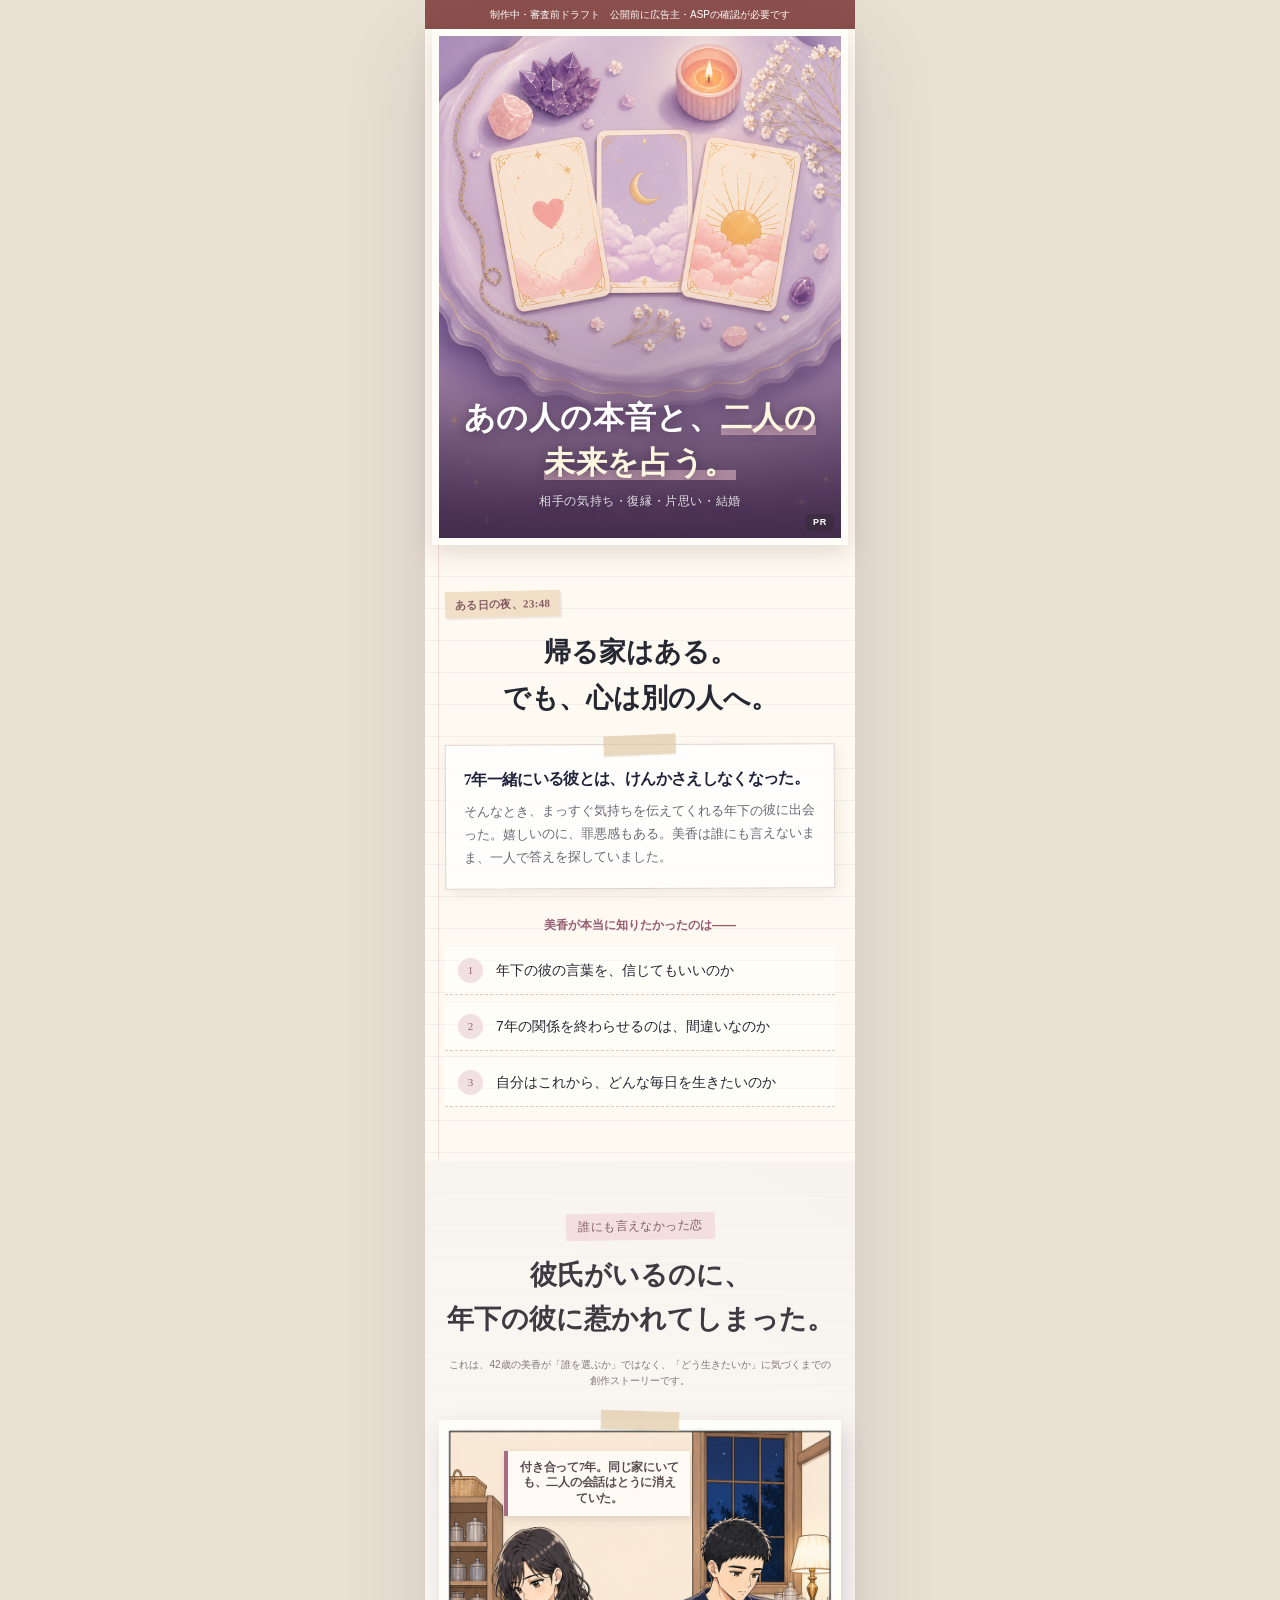
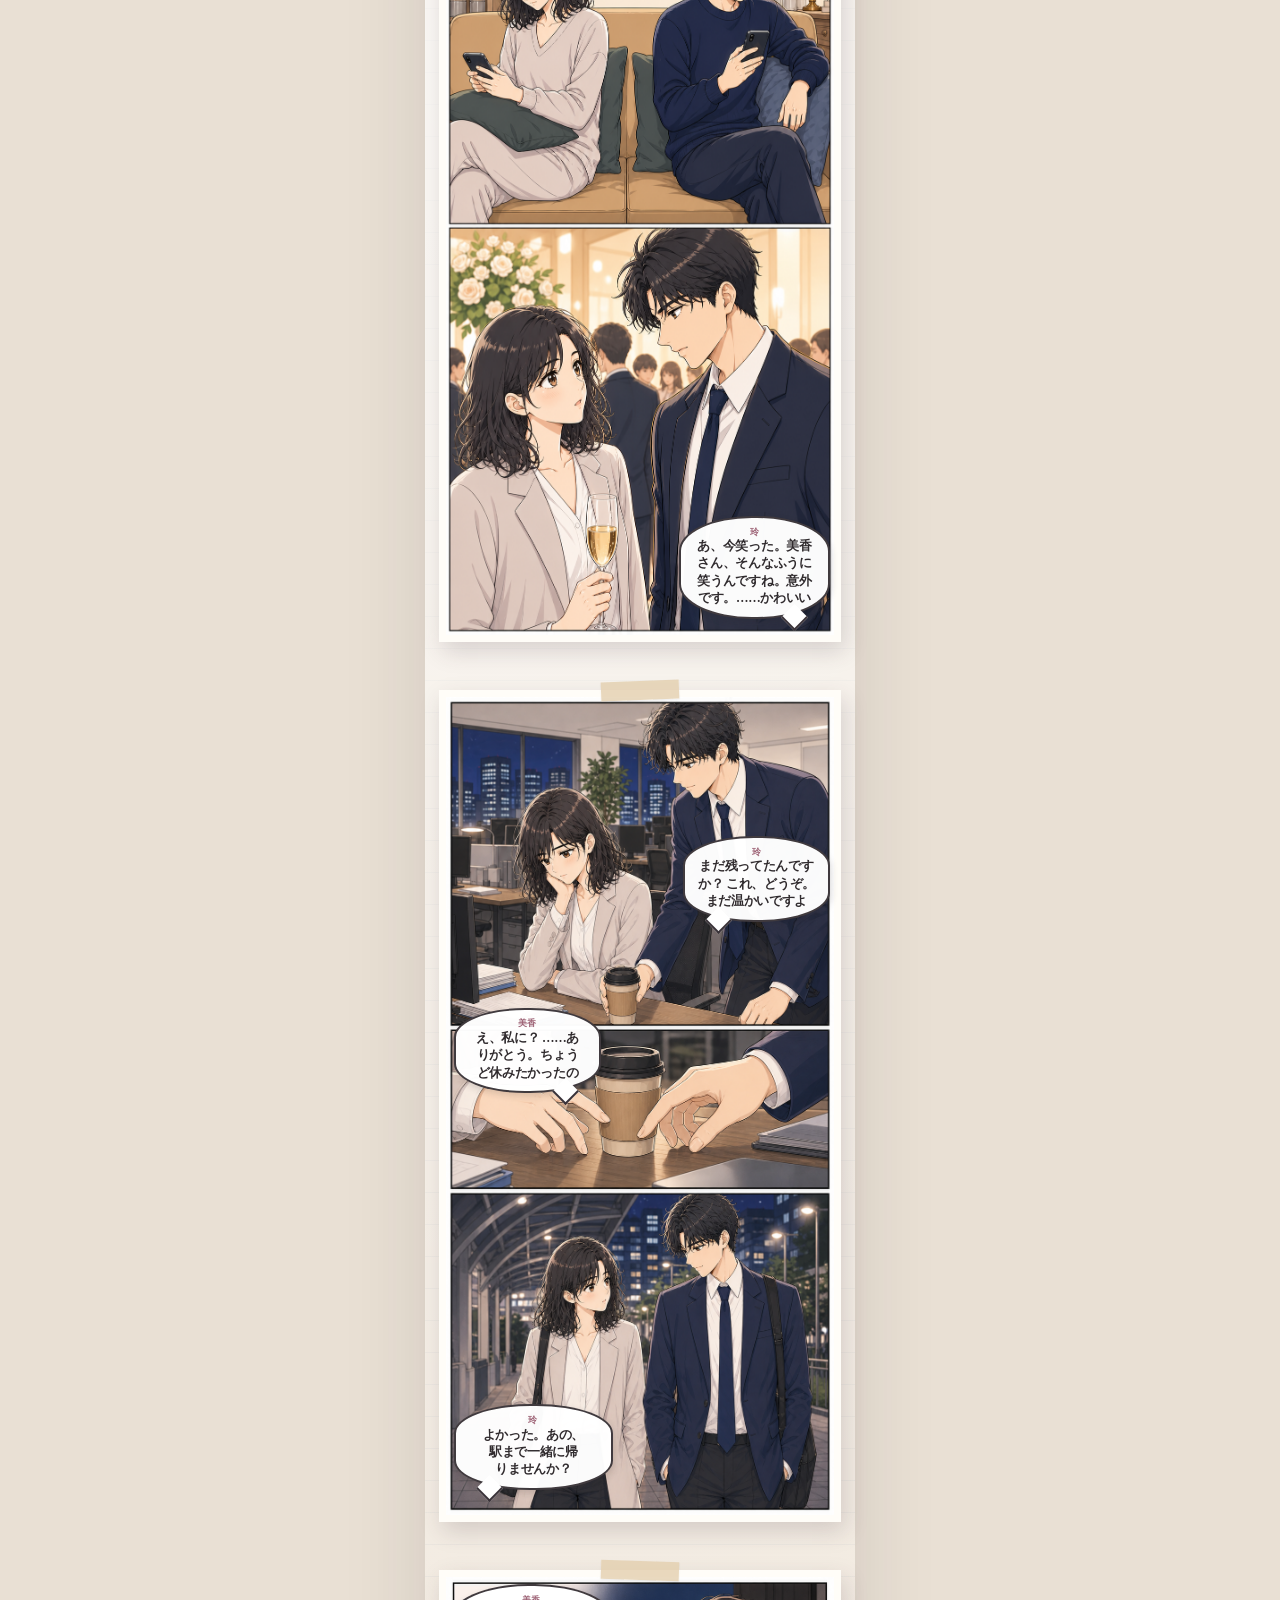
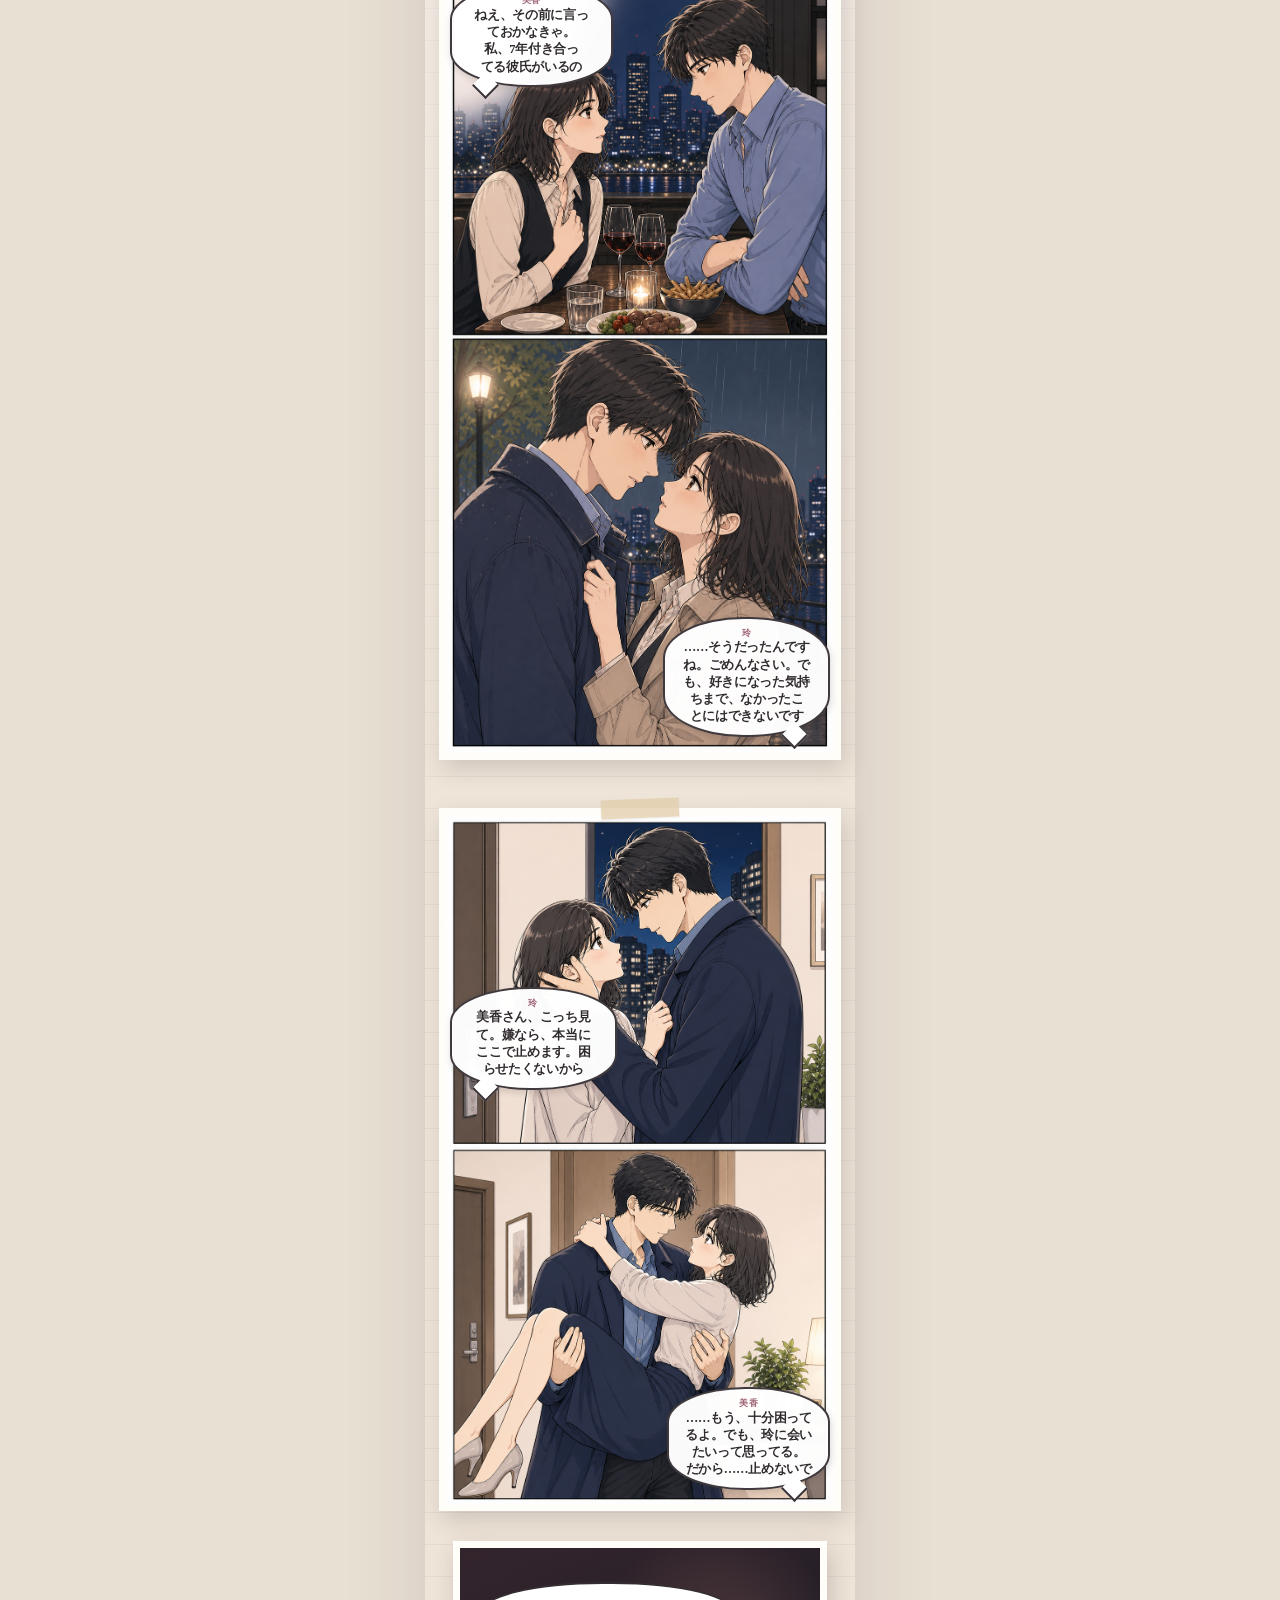
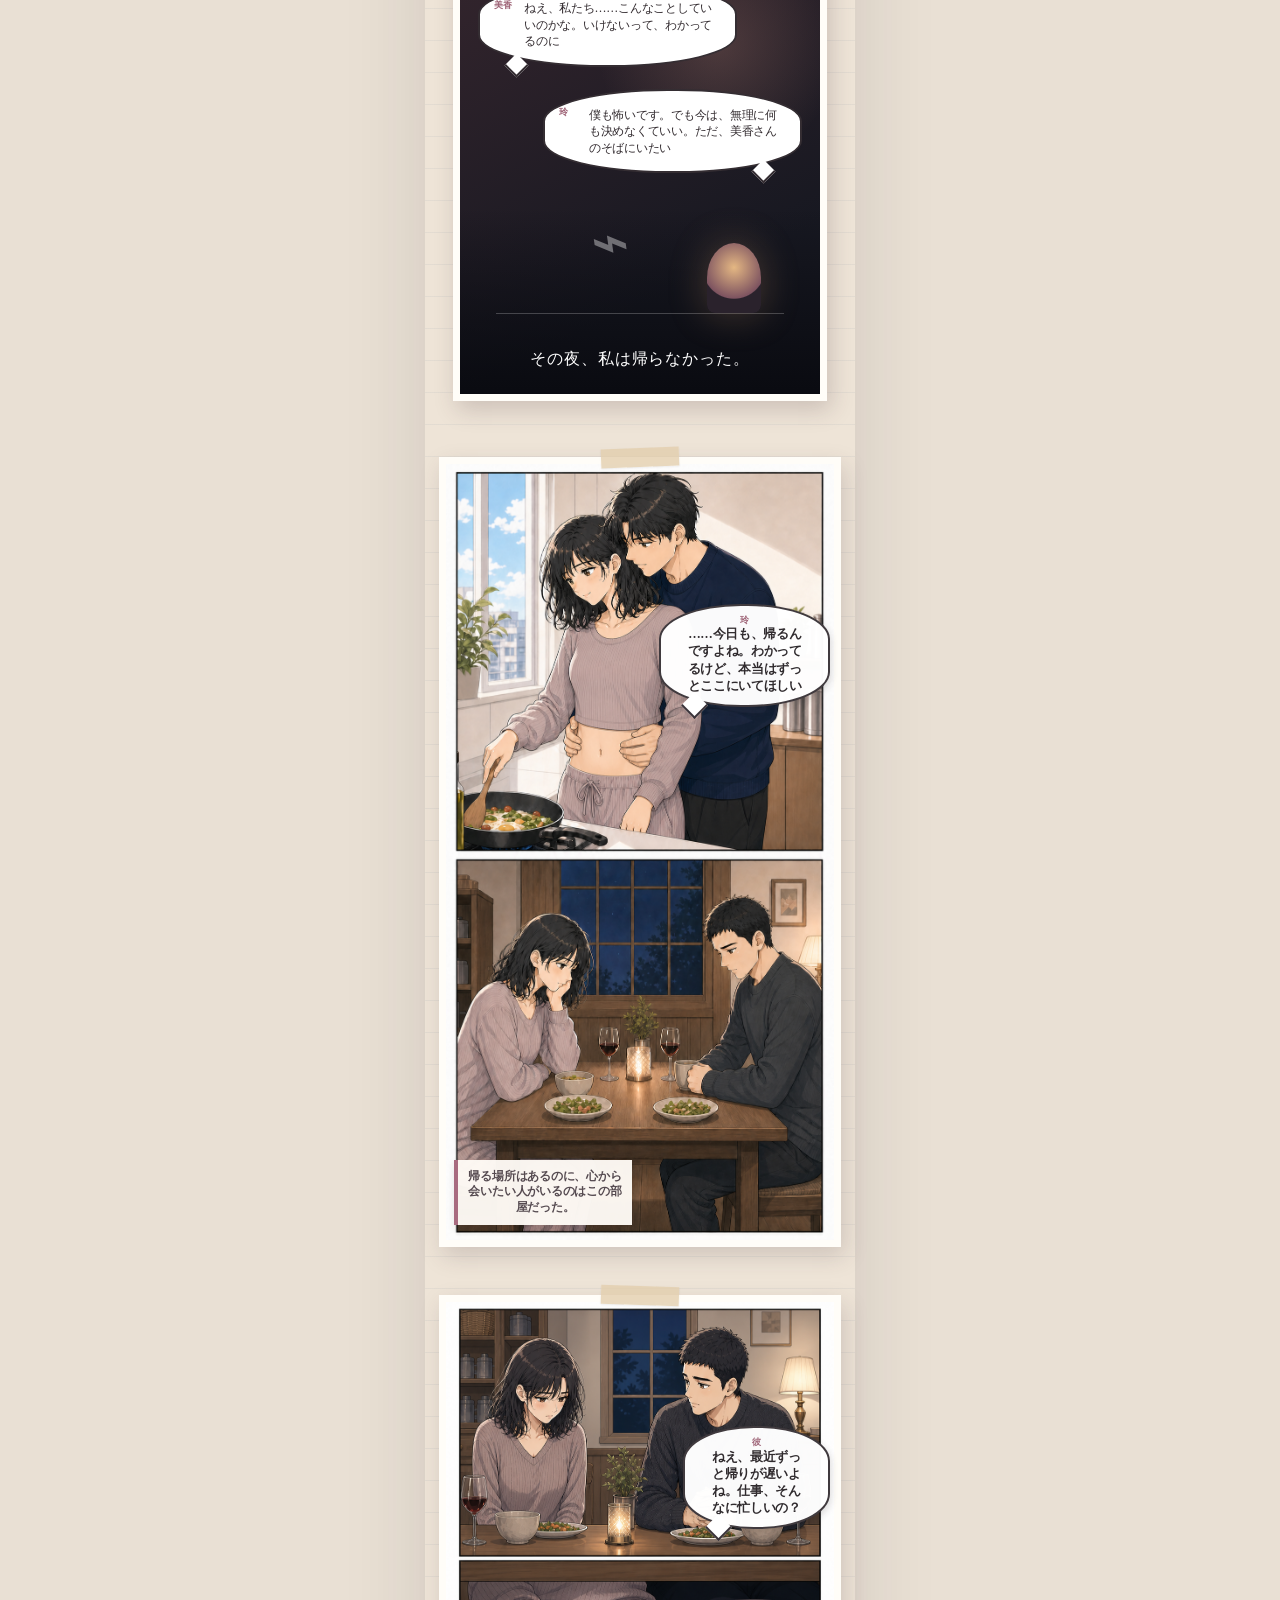
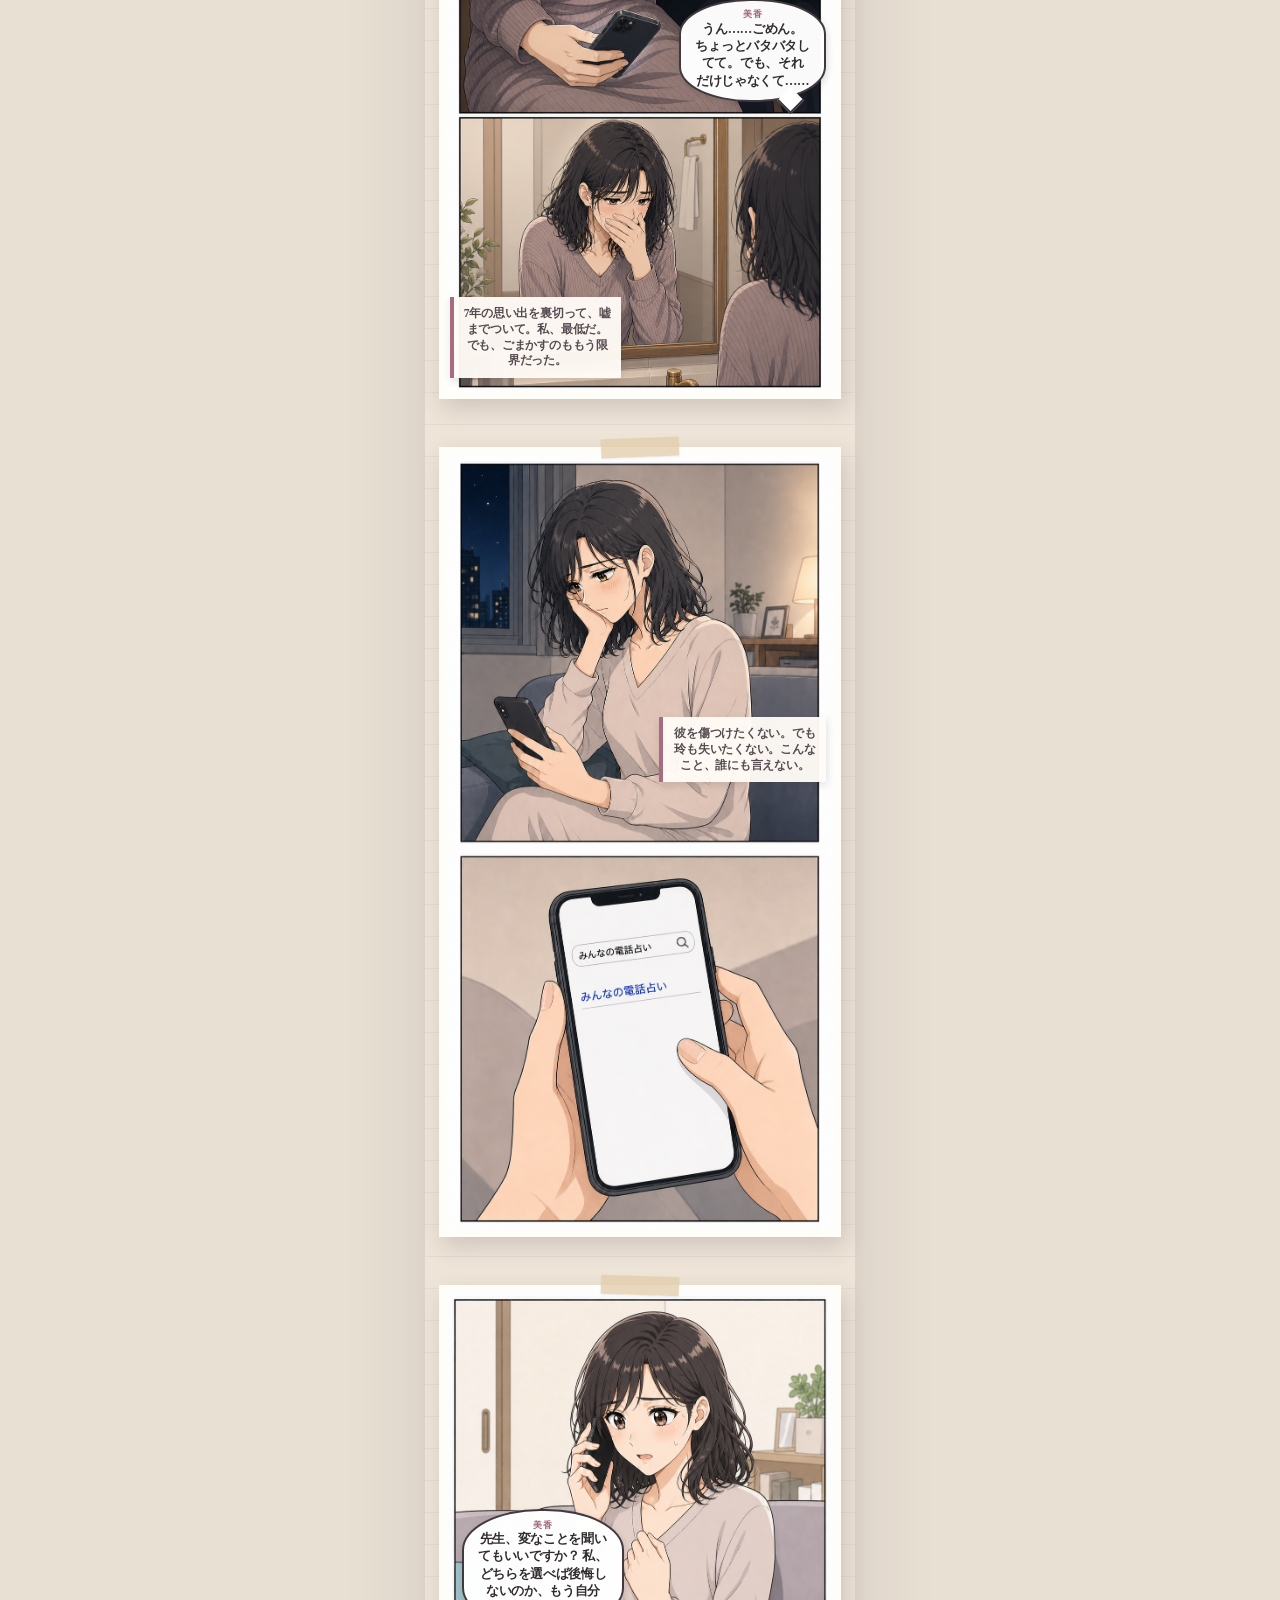
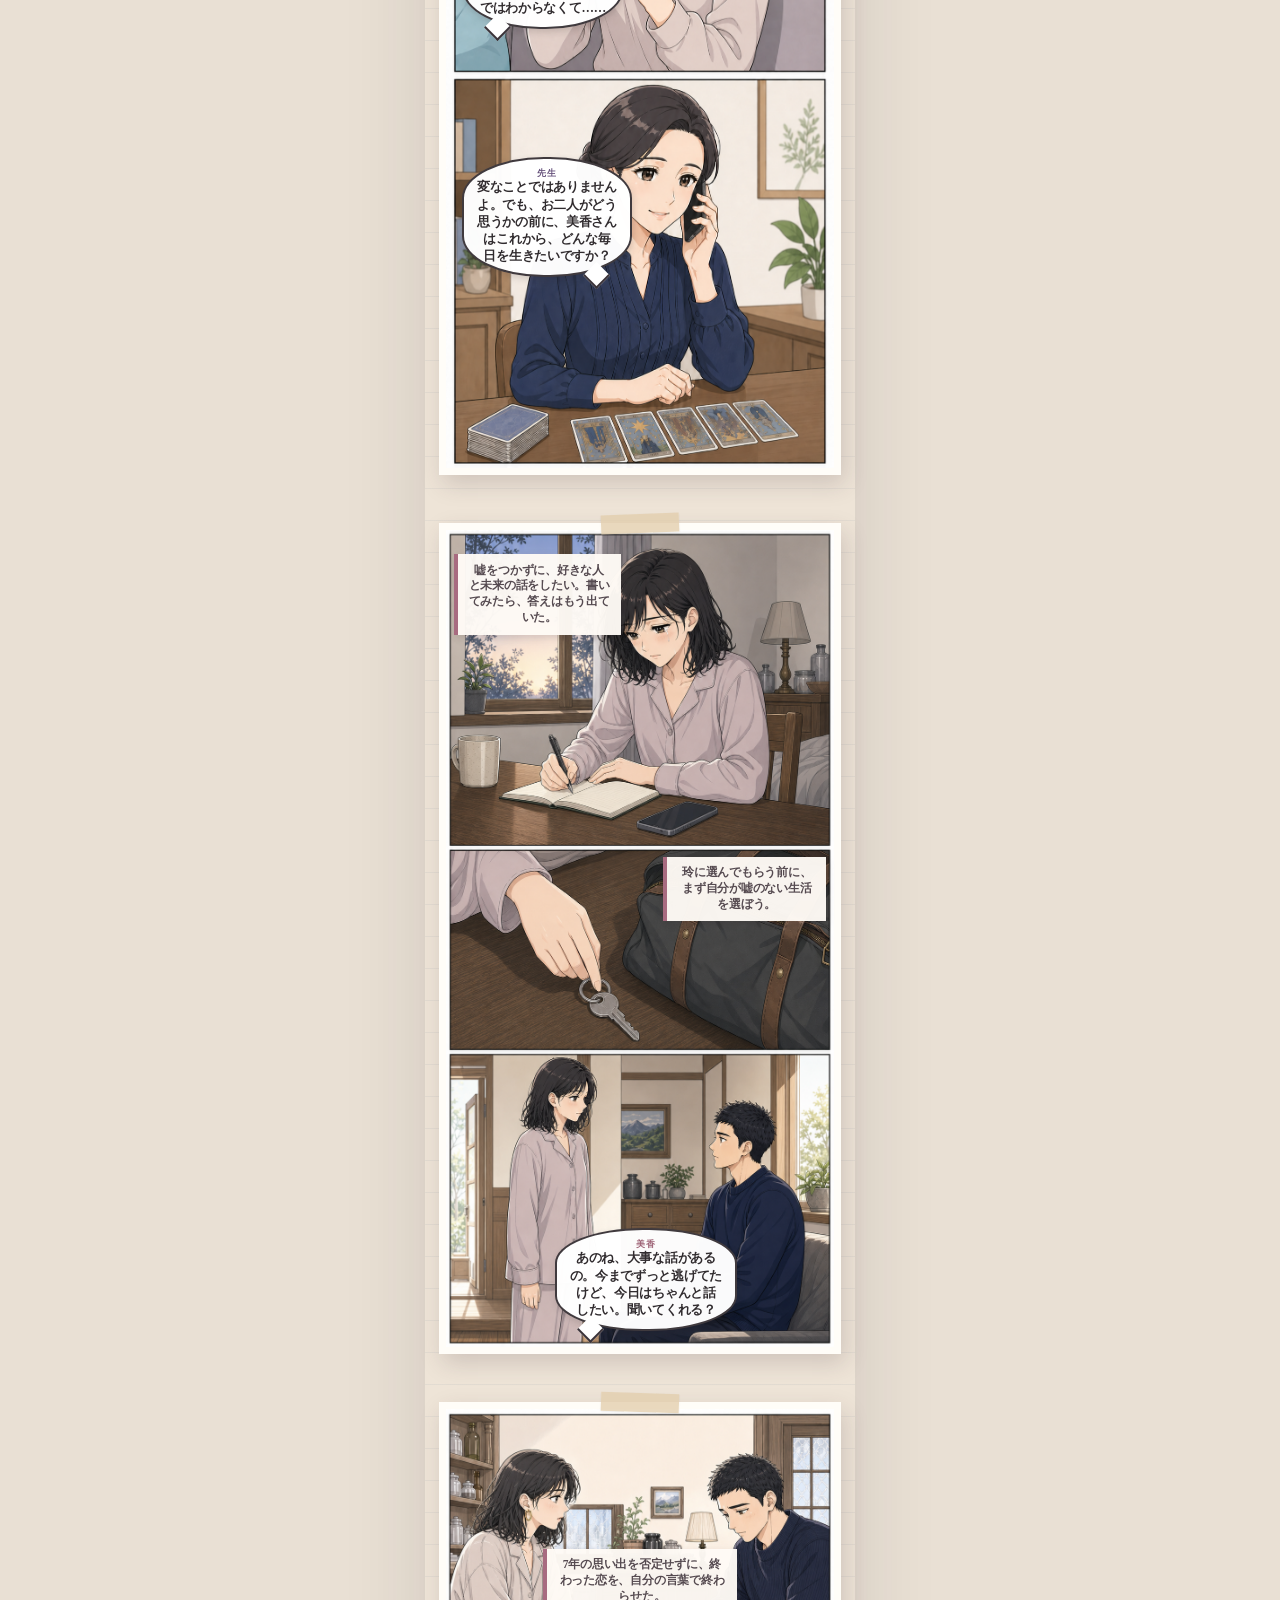
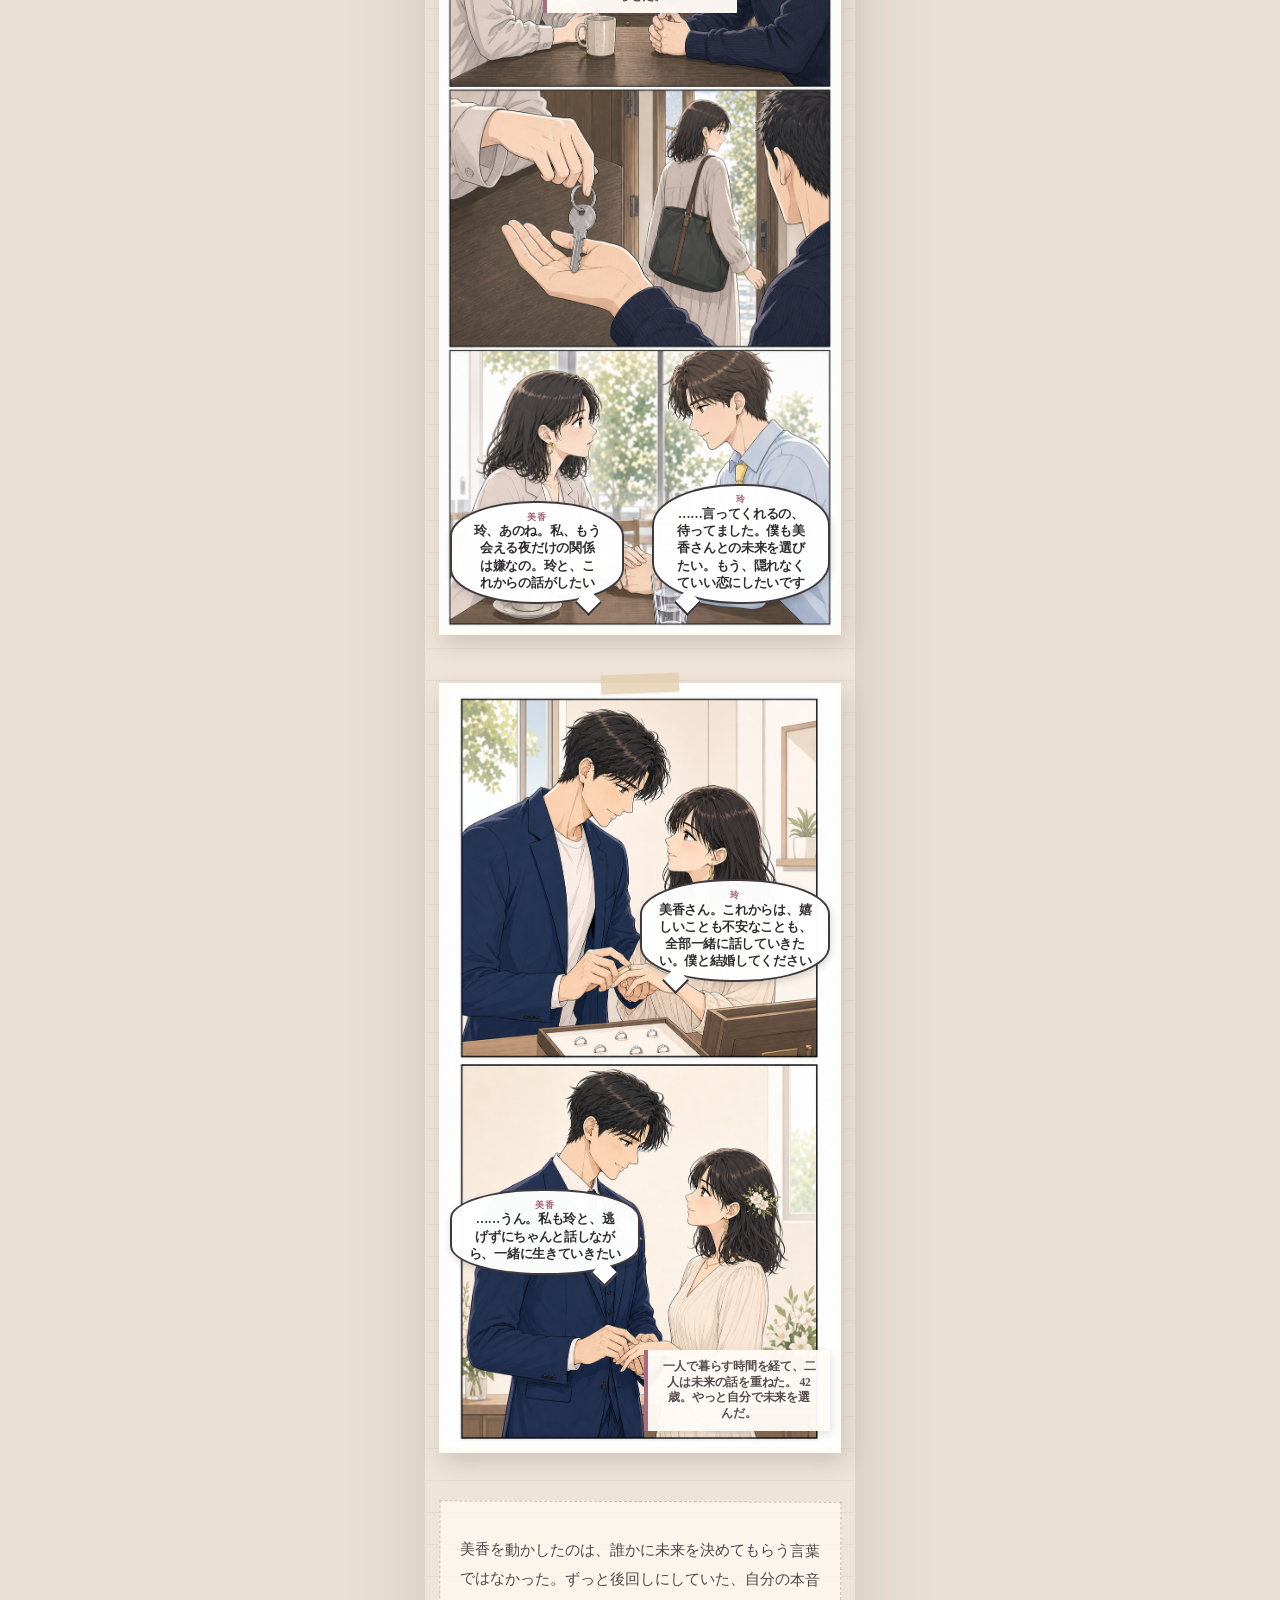
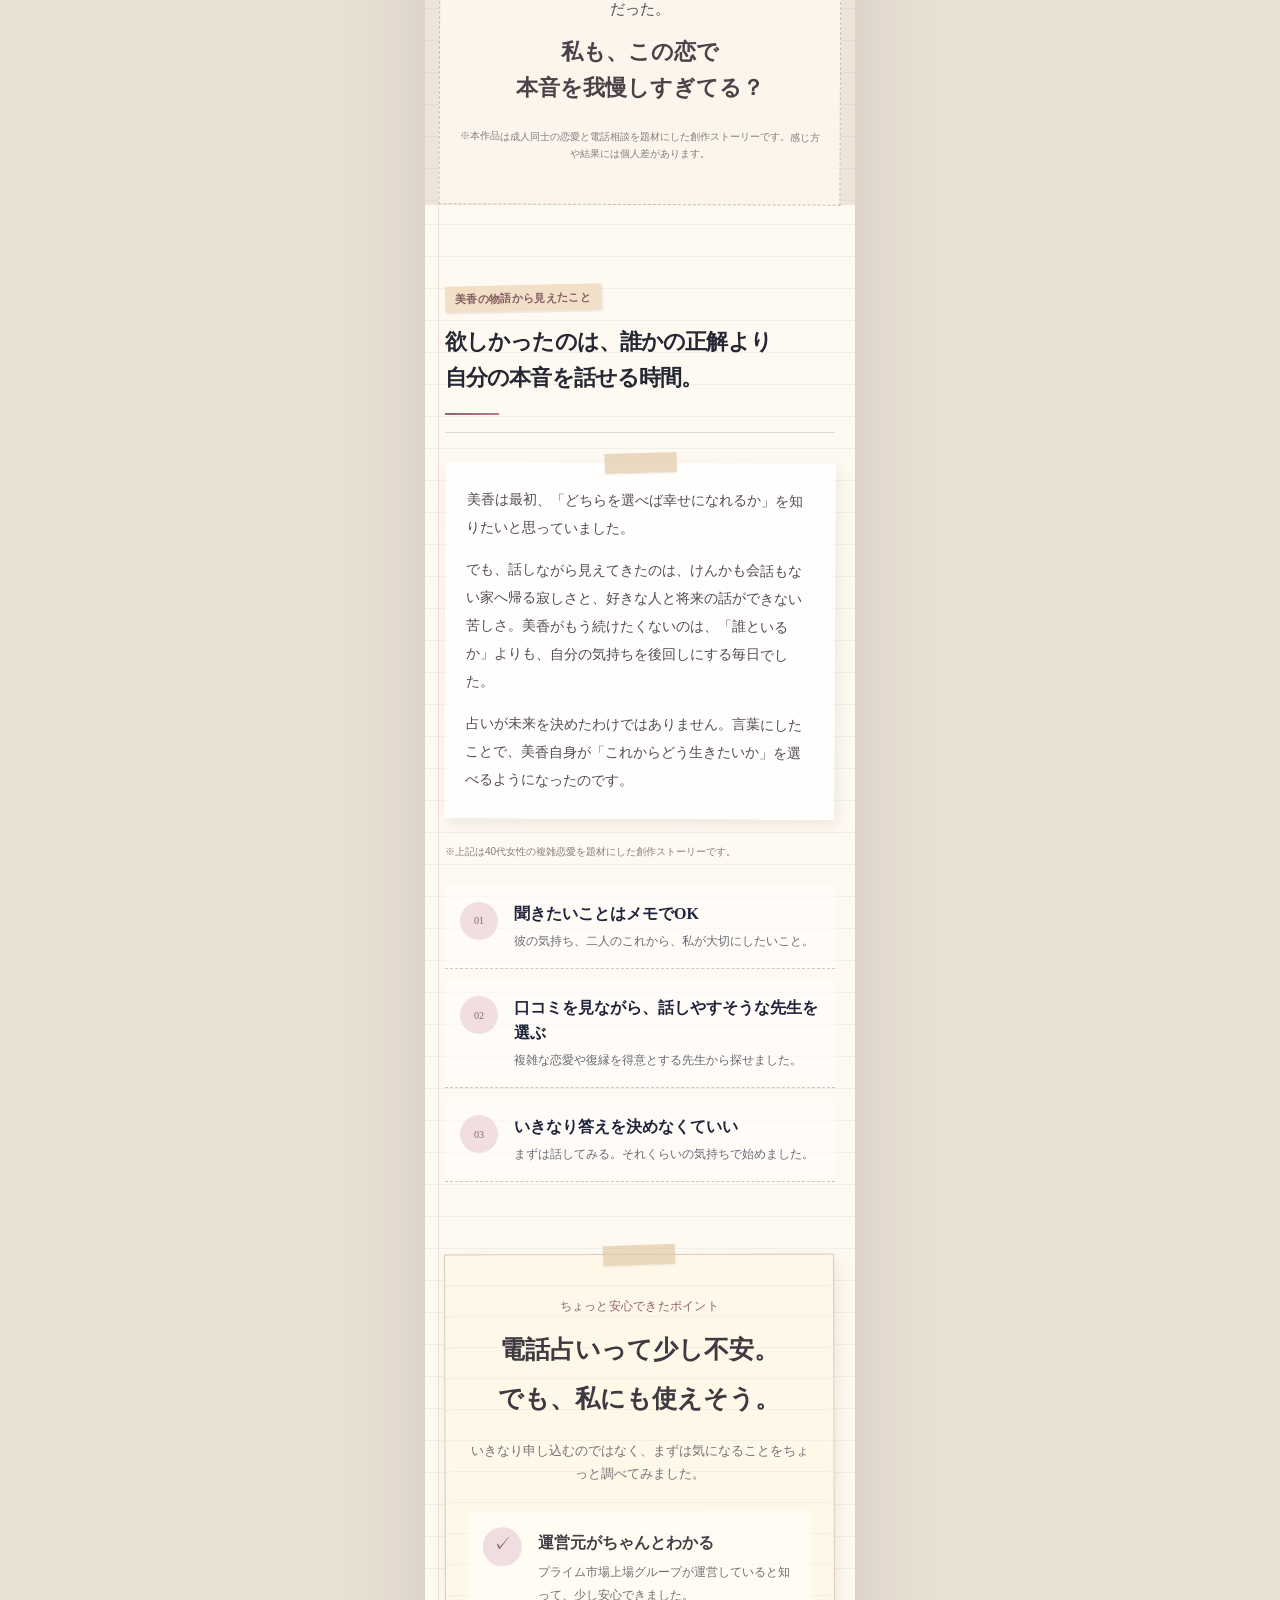
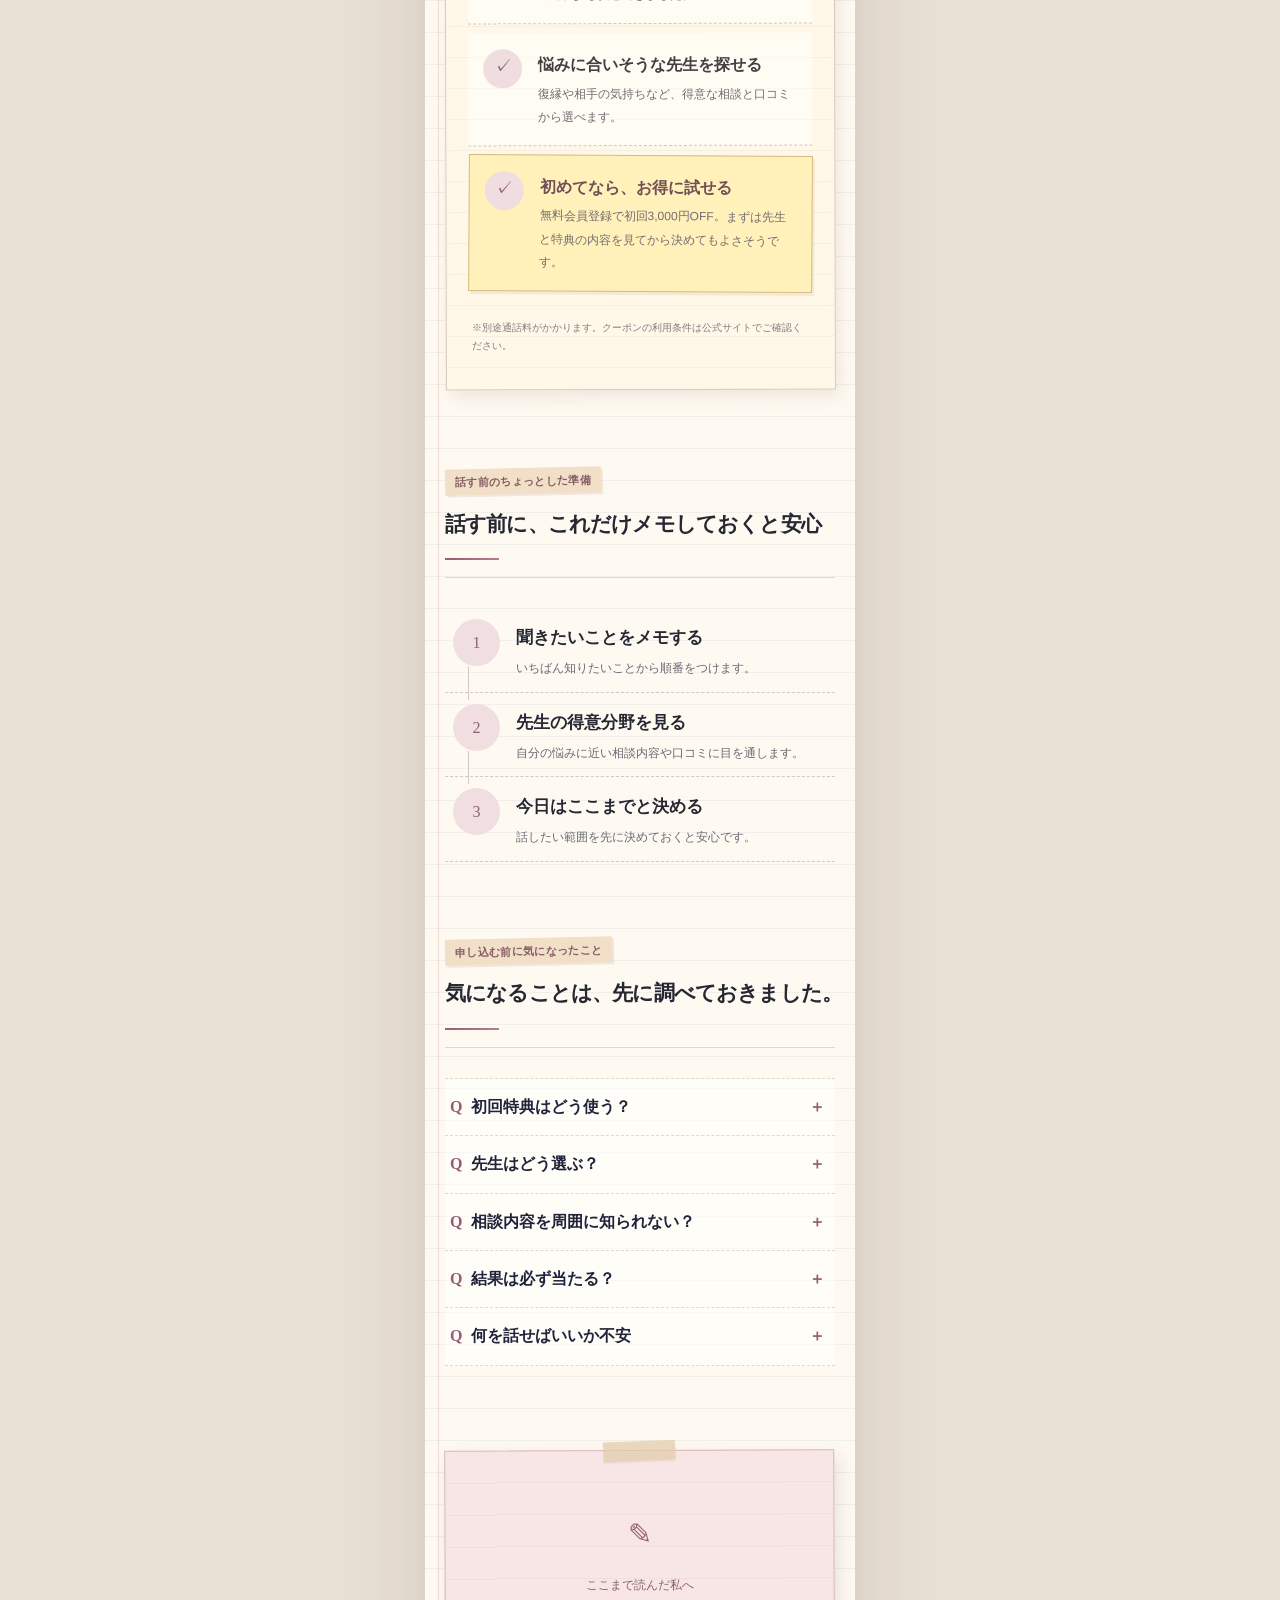
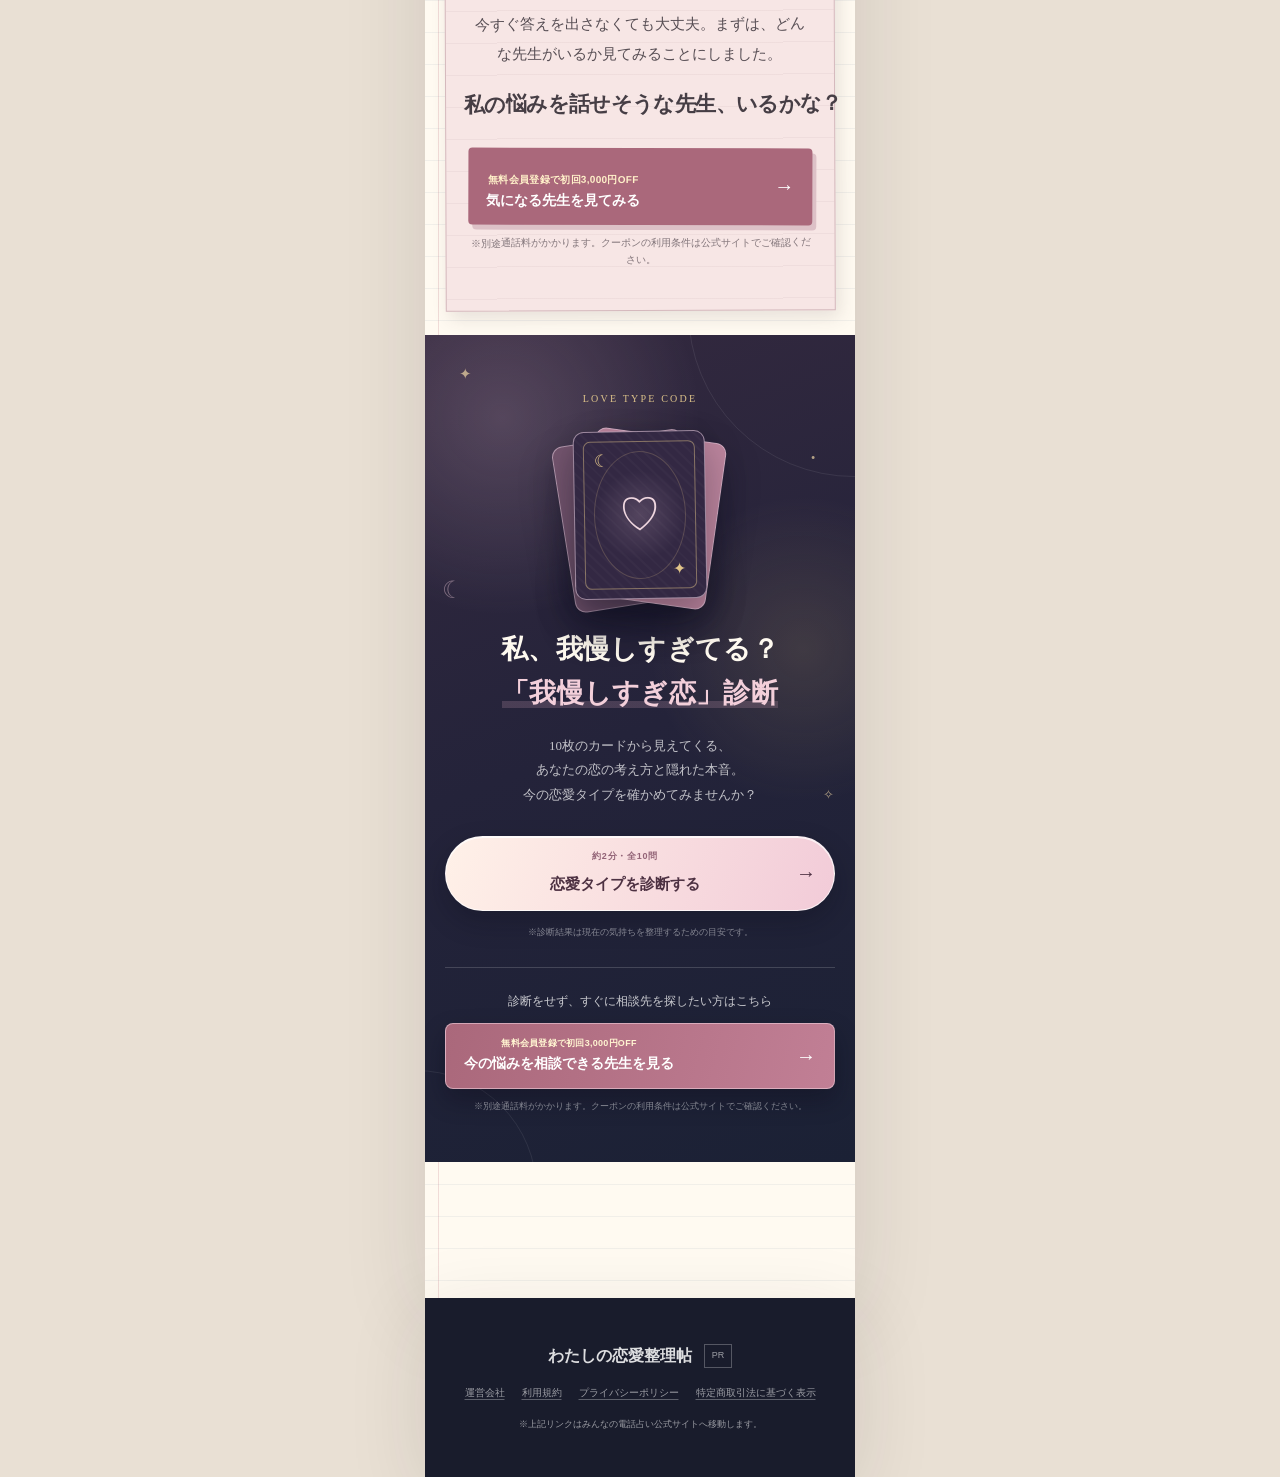
<file: アニメ調イラストNTR診断あり/index.html>
<!doctype html>
<html lang="ja">
<head>
  <meta charset="utf-8">
  <meta name="viewport" content="width=device-width, initial-scale=1">
  <meta name="description" content="誰にも言えない複雑な恋を抱える女性へ。10の質問から、今の恋で飲み込んでいる気持ちと恋愛傾向を診断します。">
  <!-- 広告運用LPのためnoindex。SEO運用へ切り替える場合は、公開前審査後に本設定を削除すること。 -->
  <meta name="robots" content="noindex,nofollow">
  <meta name="theme-color" content="#f8f3eb">
  <title>誰にも言えない恋の「我慢しすぎ」診断｜全10問・恋愛タイプ診断</title>
  <link rel="stylesheet" href="styles.css?v=20260901-cta-skip-1">
</head>
<body class="diary-lp diary-lp--long">
  <div class="draft-bar" role="note">制作中・審査前ドラフト　公開前に広告主・ASPの確認が必要です</div>

  <main id="top">
    <article class="article">
      <header class="hero">
        <div class="hero__copy">
          <h1>あの人の本音と、<em>二人の未来を占う。</em></h1>
          <p class="hero__lead">相手の気持ち・復縁・片思い・結婚</p>
        </div>
        <figure class="hero__visual"><img src="assets/hero-v6-mobile-tarot-illustration.png" width="1122" height="1402" fetchpriority="high" alt="パステル紫の占いテーブルに、ハート・月・太陽を描いた3枚のタロットカードと天然石を並べた手描きイラスト"></figure>
        <span class="hero__pr">PR</span>
      </header>

      <div class="article-body">
        <section id="quick-answer" class="answer-section" aria-labelledby="answer-title">
          <p class="section-label">ある日の夜、23:48</p>
          <h2 id="answer-title">帰る家はある。<br>でも、心は別の人へ。</h2>
          <div class="answer-lead"><strong class="answer-lead__question">7年一緒にいる彼とは、けんかさえしなくなった。</strong><p>そんなとき、まっすぐ気持ちを伝えてくれる年下の彼に出会った。嬉しいのに、罪悪感もある。美香は誰にも言えないまま、一人で答えを探していました。</p></div>
          <p class="answer-question">美香が本当に知りたかったのは——</p>
          <ul class="answer-checks"><li><span>1</span>年下の彼の言葉を、信じてもいいのか</li><li><span>2</span>7年の関係を終わらせるのは、間違いなのか</li><li><span>3</span>自分はこれから、どんな毎日を生きたいのか</li></ul>
        </section>

        <section class="manga-section age-gap-manga" aria-labelledby="manga-title">
          <div class="manga-heading"><span>誰にも言えなかった恋</span><h2 id="manga-title">彼氏がいるのに、<br>年下の彼に惹かれてしまった。</h2><p>これは、42歳の美香が「誰を選ぶか」ではなく、「どう生きたいか」に気づくまでの創作ストーリーです。</p></div>
          <div class="comic-pages">
            <figure class="comic-page" id="comic-page-01">
              <div class="comic-page__art"><img src="assets/manga-reference-style-page-01.png" width="869" height="1810" loading="lazy" alt="古い戸建てで冷え切った恋人と過ごす美香が、年下の玲と出会う大コマの恋愛漫画"></div>
              <figcaption class="comic-script"><p class="comic-script__narration">付き合って7年。同じ家にいても、二人の会話はとうに消えていた。</p><p><b>玲</b>あ、今笑った。美香さん、そんなふうに笑うんですね。意外です。……かわいい</p></figcaption>
            </figure>

            <figure class="comic-page" id="comic-page-01b">
              <div class="comic-page__art"><img src="assets/manga-reference-style-page-01b.png" width="864" height="1821" loading="lazy" alt="残業中に玲が美香へコーヒーを差し入れ、駅まで並んで帰る3コマの恋愛漫画"></div>
              <figcaption class="comic-script"><p><b>玲</b>まだ残ってたんですか？ これ、どうぞ。まだ温かいですよ</p><p><b>美香</b>え、私に？ ……ありがとう。ちょうど休みたかったの</p><p><b>玲</b>よかった。あの、駅まで一緒に帰りませんか？</p></figcaption>
            </figure>

            <figure class="comic-page" id="comic-page-02">
              <div class="comic-page__art"><img src="assets/manga-reference-style-page-02.png" width="887" height="1774" loading="lazy" alt="美香が玲へ恋人の存在を告げ、雨の夜に惹かれ合う大コマの恋愛漫画"></div>
              <figcaption class="comic-script"><p><b>美香</b>ねえ、その前に言っておかなきゃ。私、7年付き合ってる彼氏がいるの</p><p><b>玲</b>……そうだったんですね。ごめんなさい。でも、好きになった気持ちまで、なかったことにはできないです</p></figcaption>
            </figure>

            <figure class="comic-page" id="comic-page-03">
              <div class="comic-page__art"><img src="assets/manga-reference-style-page-03.png" width="941" height="1672" loading="lazy" alt="玲が美香の気持ちを確かめ、抱き上げる大コマの恋愛漫画"></div>
              <figcaption class="comic-script"><p><b>玲</b>美香さん、こっち見て。嫌なら、本当にここで止めます。困らせたくないから</p><p><b>美香</b>……もう、十分困ってるよ。でも、玲に会いたいって思ってる。だから……止めないで</p></figcaption>
            </figure>

            <aside class="comic-night-interlude" id="comic-night" aria-label="二人が初めて夜を過ごした場面">
              <p class="comic-night-interlude__balloon"><b>美香</b>ねえ、私たち……こんなことしていいのかな。いけないって、わかってるのに</p>
              <p class="comic-night-interlude__balloon comic-night-interlude__balloon--right"><b>玲</b>僕も怖いです。でも今は、無理に何も決めなくていい。ただ、美香さんのそばにいたい</p>
              <div class="comic-night-interlude__details" aria-hidden="true"><span class="comic-night-interlude__lamp"></span><span class="comic-night-interlude__hands">⌁</span></div>
              <strong>その夜、私は帰らなかった。</strong>
            </aside>

            <figure class="comic-page" id="comic-page-04">
              <div class="comic-page__art"><img src="assets/manga-reference-style-page-04-v3.png" width="887" height="1774" loading="lazy" alt="へそ出しのトップス姿で玲に後ろから横腹を抱かれる温かな朝と、古い戸建てでの冷え切った夕食を対比した大コマの恋愛漫画"></div>
              <figcaption class="comic-script"><p><b>玲</b>……今日も、帰るんですよね。わかってるけど、本当はずっとここにいてほしい</p><p class="comic-script__thought">帰る場所はあるのに、心から会いたい人がいるのはこの部屋だった。</p></figcaption>
            </figure>

            <figure class="comic-page" id="comic-page-04b">
              <div class="comic-page__art"><img src="assets/manga-reference-style-page-04b.png" width="941" height="1672" loading="lazy" alt="恋人との食卓でスマートフォンを握り、洗面台の鏡の前で罪悪感に揺れる美香の3コマ漫画"></div>
              <figcaption class="comic-script"><p><b>彼</b>ねえ、最近ずっと帰りが遅いよね。仕事、そんなに忙しいの？</p><p><b>美香</b>うん……ごめん。ちょっとバタバタしてて。でも、それだけじゃなくて……</p><p class="comic-script__thought">7年の思い出を裏切って、嘘までついて。私、最低だ。でも、ごまかすのももう限界だった。</p></figcaption>
            </figure>

            <figure class="comic-page" id="comic-page-05">
              <div class="comic-page__art"><img src="assets/manga-reference-style-page-05-v2.png" width="887" height="1774" loading="lazy" alt="誰にも相談できない美香が、スマホでみんなの電話占いを検索する大コマの恋愛漫画"></div>
              <figcaption class="comic-script"><p class="comic-script__thought">彼を傷つけたくない。でも玲も失いたくない。こんなこと、誰にも言えない。</p></figcaption>
            </figure>

            <figure class="comic-page" id="comic-page-06">
              <div class="comic-page__art"><img src="assets/manga-reference-style-page-06.png" width="887" height="1774" loading="lazy" alt="美香が電話占いの先生へ相談し、自分の本音に向き合う大コマの恋愛漫画"></div>
              <figcaption class="comic-script comic-script--consult"><p><b>美香</b>先生、変なことを聞いてもいいですか？ 私、どちらを選べば後悔しないのか、もう自分ではわからなくて……</p><p><b>先生</b>変なことではありませんよ。でも、お二人がどう思うかの前に、美香さんはこれから、どんな毎日を生きたいですか？</p></figcaption>
            </figure>

            <figure class="comic-page" id="comic-page-06b">
              <div class="comic-page__art"><img src="assets/manga-reference-style-page-06b.png" width="864" height="1821" loading="lazy" alt="電話相談後の美香がノートに気持ちを書き、鍵を外し、恋人と話す決意をする3コマ漫画"></div>
              <figcaption class="comic-script"><p class="comic-script__thought">嘘をつかずに、好きな人と未来の話をしたい。書いてみたら、答えはもう出ていた。</p><p class="comic-script__narration">玲に選んでもらう前に、まず自分が嘘のない生活を選ぼう。</p><p><b>美香</b>あのね、大事な話があるの。今までずっと逃げてたけど、今日はちゃんと話したい。聞いてくれる？</p></figcaption>
            </figure>

            <figure class="comic-page" id="comic-page-07">
              <div class="comic-page__art"><img src="assets/manga-reference-style-page-07.png" width="863" height="1822" loading="lazy" alt="美香が終わった恋を清算し、玲へ未来を望むと伝える大コマの恋愛漫画"></div>
              <figcaption class="comic-script comic-script--climax"><p class="comic-script__narration">7年の思い出を否定せずに、終わった恋を、自分の言葉で終わらせた。</p><p><b>美香</b>玲、あのね。私、もう会える夜だけの関係は嫌なの。玲と、これからの話がしたい</p><p><b>玲</b>……言ってくれるの、待ってました。僕も美香さんとの未来を選びたい。もう、隠れなくていい恋にしたいです</p></figcaption>
            </figure>

            <figure class="comic-page" id="comic-page-08">
              <div class="comic-page__art"><img src="assets/manga-reference-style-page-08.png" width="899" height="1750" loading="lazy" alt="美香と玲が指輪を選び、小さな結婚式を挙げる大コマの恋愛漫画"></div>
              <figcaption class="comic-script comic-script--ending"><p><b>玲</b>美香さん。これからは、嬉しいことも不安なことも、全部一緒に話していきたい。僕と結婚してください</p><p><b>美香</b>……うん。私も玲と、逃げずにちゃんと話しながら、一緒に生きていきたい</p><p class="comic-script__narration">一人で暮らす時間を経て、二人は未来の話を重ねた。 42歳。やっと自分で未来を選んだ。</p></figcaption>
            </figure>
          </div>
          <div class="manga-ending"><p>美香を動かしたのは、誰かに未来を決めてもらう言葉ではなかった。ずっと後回しにしていた、自分の本音だった。</p><strong>私も、この恋で<br>本音を我慢しすぎてる？</strong><small>※本作品は成人同士の恋愛と電話相談を題材にした創作ストーリーです。感じ方や結果には個人差があります。</small></div>
        </section>

        <section class="diagnosis-section" id="diagnosis" aria-labelledby="diagnosis-title">
          <div class="diagnosis-stars" aria-hidden="true"><span>✦</span><span>·</span><span>☾</span><span>✧</span><span>·</span></div>
          <div class="diagnosis-intro" data-diagnosis-intro>
            <p class="diagnosis-kicker">LOVE TYPE CODE</p>
            <div class="diagnosis-card-stack" aria-hidden="true">
              <span class="diagnosis-card diagnosis-card--back"></span>
              <span class="diagnosis-card diagnosis-card--middle"></span>
              <span class="diagnosis-card diagnosis-card--front"><i>☾</i><b>♡</b><em>✦</em></span>
            </div>
            <h2 id="diagnosis-title">私、我慢しすぎてる？<br><em>「我慢しすぎ恋」診断</em></h2>
            <p>10枚のカードから見えてくる、<br>あなたの恋の考え方と隠れた本音。<br>今の恋愛タイプを確かめてみませんか？</p>
            <button class="diagnosis-start" type="button" data-diagnosis-start><span>約2分・全10問</span>恋愛タイプを診断する <b aria-hidden="true">→</b></button>
            <small>※診断結果は現在の気持ちを整理するための目安です。</small>
            <div class="diagnosis-skip">
              <p class="diagnosis-skip__label">診断をせず、すぐに相談先を探したい方はこちら</p>
              <a class="cta-button diagnosis-cta diagnosis-skip__button js-cta" data-cta-location="diagnosis-intro-skip" href="https://sp.minden.jp/lp_58/" rel="sponsored nofollow noopener"><span><small class="cta-button__eyebrow">無料会員登録で初回3,000円OFF</small>今の悩みを相談できる先生を見る</span><b aria-hidden="true">→</b></a>
              <small class="diagnosis-skip__note">※別途通話料がかかります。クーポンの利用条件は公式サイトでご確認ください。</small>
            </div>
          </div>

          <div class="diagnosis-quiz" data-diagnosis-quiz hidden>
            <div class="diagnosis-progress">
              <div class="diagnosis-progress__meta"><span>LOVE TYPE CHECK</span><b><i data-current-question>1</i> / 10</b></div>
              <div class="diagnosis-progress__bar" role="progressbar" aria-label="診断の進捗" aria-valuemin="1" aria-valuemax="10" aria-valuenow="1" data-progressbar><span data-progress-fill></span></div>
              <div class="diagnosis-progress__symbols" aria-hidden="true" data-progress-symbols><i>♡</i><i>✦</i><i>☾</i><i>✧</i><i>♡</i><i>✦</i><i>☾</i><i>✧</i><i>♡</i><i>✦</i></div>
            </div>

            <div class="diagnosis-questions" aria-live="polite">
              <article class="diagnosis-question is-active" data-question data-type="wait">
                <span class="diagnosis-question__number">CARD 01</span><i class="diagnosis-question__icon" aria-hidden="true">☾</i>
                <p>会える日や連絡のタイミングは、<br><strong>いつも彼の都合</strong>で決まる</p>
              </article>
              <article class="diagnosis-question" data-question data-type="wait" hidden>
                <span class="diagnosis-question__number">CARD 02</span><i class="diagnosis-question__icon" aria-hidden="true">✦</i>
                <p>「もう少し待って」という言葉を、<br><strong>長く信じ続けている</strong></p>
              </article>
              <article class="diagnosis-question" data-question data-type="silence" hidden>
                <span class="diagnosis-question__number">CARD 03</span><i class="diagnosis-question__icon" aria-hidden="true">♡</i>
                <p>本当は寂しくても、彼には<br><strong>「大丈夫」と答えてしまう</strong></p>
              </article>
              <article class="diagnosis-question" data-question data-type="silence" hidden>
                <span class="diagnosis-question__number">CARD 04</span><i class="diagnosis-question__icon" aria-hidden="true">☾</i>
                <p>この関係について、友人や家族には<br><strong>すべてを話せない</strong></p>
              </article>
              <article class="diagnosis-question" data-question data-type="bond" hidden>
                <span class="diagnosis-question__number">CARD 05</span><i class="diagnosis-question__icon" aria-hidden="true">✦</i>
                <p>何度も離れようとしたのに、<br><strong>連絡が来ると戻ってしまう</strong></p>
              </article>
              <article class="diagnosis-question" data-question data-type="bond" hidden>
                <span class="diagnosis-question__number">CARD 06</span><i class="diagnosis-question__icon" aria-hidden="true">♡</i>
                <p>離れようと決めても、思い出すと<br><strong>気持ちが揺れ戻ってしまう</strong></p>
              </article>
              <article class="diagnosis-question" data-question data-type="future" hidden>
                <span class="diagnosis-question__number">CARD 07</span><i class="diagnosis-question__icon" aria-hidden="true">☾</i>
                <p>二人の未来を想像すると、楽しみより<br><strong>不安のほうが先に浮かぶ</strong></p>
              </article>
              <article class="diagnosis-question" data-question data-type="future" hidden>
                <span class="diagnosis-question__number">CARD 08</span><i class="diagnosis-question__icon" aria-hidden="true">✧</i>
                <p>待つべきか次へ進むべきか、<br><strong>何度も同じところで迷う</strong></p>
              </article>
              <article class="diagnosis-question" data-question data-type="wait" hidden>
                <span class="diagnosis-question__number">CARD 09</span><i class="diagnosis-question__icon" aria-hidden="true">♡</i>
                <p>自分の予定や希望より、つい<br><strong>彼との時間を優先してしまう</strong></p>
              </article>
              <article class="diagnosis-question" data-question data-type="silence" hidden>
                <span class="diagnosis-question__number">CARD 10</span><i class="diagnosis-question__icon" aria-hidden="true">✦</i>
                <p>伝えたい言葉を考えたのに、最後は<br><strong>言わずに飲み込んでしまう</strong></p>
              </article>
            </div>

            <div class="diagnosis-actions">
              <button type="button" data-answer="strong" data-score="3"><span aria-hidden="true">◎</span>かなり当てはまる</button>
              <button type="button" data-answer="somewhat" data-score="2"><span aria-hidden="true">○</span>少し当てはまる</button>
              <button type="button" data-answer="little" data-score="1"><span aria-hidden="true">△</span>あまり当てはまらない</button>
              <button type="button" data-answer="none" data-score="0"><span aria-hidden="true">—</span>当てはまらない</button>
            </div>
          </div>

          <div class="diagnosis-loading" data-diagnosis-loading hidden role="status" aria-live="polite">
            <div class="diagnosis-loading__cards" aria-hidden="true"><i></i><i></i><i></i></div>
            <p>10の回答から4つの恋愛傾向を分析中。<br>あなたの恋愛コードを導いています……</p>
          </div>

          <div class="diagnosis-result" data-diagnosis-result hidden tabindex="-1">
            <p class="diagnosis-result__label">10の回答から見えた、あなたの恋愛タイプは……</p>
            <div class="diagnosis-result__card">
              <span class="diagnosis-result__moon" aria-hidden="true" data-result-icon>☾</span>
              <span class="diagnosis-result__code" data-result-code>LOVE TYPE · MOON-W</span>
              <p data-result-prefix>彼の言葉を信じて</p>
              <h3 data-result-title>待ちすぎタイプ</h3>
              <div class="diagnosis-result__line" aria-hidden="true"><span>✦</span></div>
              <p class="diagnosis-result__description" data-result-description></p>
              <div class="diagnosis-result__traits" data-result-traits></div>
              <div class="diagnosis-result__profile"><small>あなたの4つの恋愛傾向</small><div data-profile-bars></div></div>
              <div class="diagnosis-result__topics"><small>今のあなたに合いそうな相談テーマ</small><ul data-result-topics></ul></div>
            </div>

            <div class="diagnosis-education">
              <p>複雑な恋は、周囲に話しにくいぶん、一人で考え続けてしまいがちです。</p>
              <p>電話占いは未来を決めてもらうだけでなく、彼のこと、自分のこと、これからの選択肢を言葉にして整理するためにも利用できます。</p>
            </div>

            <div class="diagnosis-ticket">
              <span>はじめての相談を考えている方へ</span>
              <p>無料会員登録で</p>
              <strong>初回 <b>3,000</b>円OFF</strong>
              <small>クーポン進呈</small>
            </div>
            <a class="cta-button diagnosis-cta js-cta" data-cta-location="diagnosis-result" href="https://sp.minden.jp/lp_58/" rel="sponsored nofollow noopener"><span><small class="cta-button__eyebrow">診断結果を参考に探してみる</small>今の悩みを相談できる先生を見る</span><b aria-hidden="true">→</b></a>
            <small class="diagnosis-caution">※別途通話料がかかります。クーポンの利用条件は公式サイトでご確認ください。</small>
            <button class="diagnosis-retry" type="button" data-diagnosis-retry>もう一度診断する</button>
          </div>
        </section>

        <section class="section experience-section" aria-labelledby="experience-title">
          <p class="section-label">美香の物語から見えたこと</p>
          <h2 id="experience-title"><span>欲しかったのは、誰かの正解より</span><span>自分の本音を話せる時間。</span></h2>
          <div class="experience-story"><p>美香は最初、「どちらを選べば幸せになれるか」を知りたいと思っていました。</p><p>でも、話しながら見えてきたのは、けんかも会話もない家へ帰る寂しさと、好きな人と将来の話ができない苦しさ。美香がもう続けたくないのは、「誰といるか」よりも、自分の気持ちを後回しにする毎日でした。</p><p>占いが未来を決めたわけではありません。言葉にしたことで、美香自身が「これからどう生きたいか」を選べるようになったのです。</p></div>
          <p class="source-note">※上記は40代女性の複雑恋愛を題材にした創作ストーリーです。</p>
          <div class="experience-points"><article><span>01</span><div><h3>聞きたいことはメモでOK</h3><p>彼の気持ち、二人のこれから、私が大切にしたいこと。</p></div></article><article><span>02</span><div><h3>口コミを見ながら、話しやすそうな先生を選ぶ</h3><p>複雑な恋愛や復縁を得意とする先生から探せました。</p></div></article><article><span>03</span><div><h3>いきなり答えを決めなくていい</h3><p>まずは話してみる。それくらいの気持ちで始めました。</p></div></article></div>
        </section>

        <section class="service-section" aria-labelledby="service-title">
          <div class="service-heading"><p>ちょっと安心できたポイント</p><h2 id="service-title">電話占いって少し不安。<br>でも、私にも使えそう。</h2><span>いきなり申し込むのではなく、まずは気になることをちょっと調べてみました。</span></div>
          <div class="service-features proof-features"><article><span>01</span><div><h3>運営元がちゃんとわかる</h3><p>プライム市場上場グループが運営していると知って、少し安心できました。</p></div></article><article><span>02</span><div><h3>悩みに合いそうな先生を探せる</h3><p>復縁や相手の気持ちなど、得意な相談と口コミから選べます。</p></div></article><article class="benefit-feature"><span>03</span><div><h3>初めてなら、お得に試せる</h3><p>無料会員登録で初回3,000円OFF。まずは先生と特典の内容を見てから決めてもよさそうです。</p></div></article></div>
          <p class="source-note">※別途通話料がかかります。クーポンの利用条件は公式サイトでご確認ください。</p>
        </section>

        <section class="section flow-section">
          <p class="section-label">話す前のちょっとした準備</p><h2>話す前に、これだけメモしておくと安心</h2>
          <ol class="flow-list flow-list--compact"><li><span>1</span><div><h3>聞きたいことをメモする</h3><p>いちばん知りたいことから順番をつけます。</p></div></li><li><span>2</span><div><h3>先生の得意分野を見る</h3><p>自分の悩みに近い相談内容や口コミに目を通します。</p></div></li><li><span>3</span><div><h3>今日はここまでと決める</h3><p>話したい範囲を先に決めておくと安心です。</p></div></li></ol>
        </section>

        <section class="section faq-section">
          <p class="section-label">申し込む前に気になったこと</p><h2>気になることは、先に調べておきました。</h2>
          <div class="faq-list">
            <details><summary>初回特典はどう使う？</summary><div><p>特典ごとに使える条件や期限が違うので、先に公式サイトを見ておくと安心です。</p></div></details>
            <details><summary>先生はどう選ぶ？</summary><div><p>復縁などの得意分野と口コミを見て、「話しやすそう」と思える先生から探せます。</p></div></details>
            <details><summary>相談内容を周囲に知られない？</summary><div><p>個人情報の扱いは公式サイトに載っています。気になるときは、先に目を通しておくと安心です。</p></div></details>
            <details><summary>結果は必ず当たる？</summary><div><p>必ず当たるものではありません。未来を決めてもらうのではなく、気持ちを整理するきっかけとして考えています。</p></div></details>
            <details><summary>何を話せばいいか不安</summary><div><p>今の状況と聞きたいことを簡単にメモしておくと、話し始めやすくなります。</p></div></details>
          </div>
        </section>

        <section class="final-cta" aria-labelledby="final-cta-title"><span class="final-cta__mark" aria-hidden="true">✎</span><p class="final-cta__label">ここまで読んだ私へ</p><p>今すぐ答えを出さなくても大丈夫。まずは、どんな先生がいるか見てみることにしました。</p><h2 id="final-cta-title">私の悩みを話せそうな先生、いるかな？</h2><a class="cta-button js-cta" data-cta-location="article-bottom" href="https://sp.minden.jp/lp_58/" rel="sponsored nofollow noopener"><span><small class="cta-button__eyebrow">無料会員登録で初回3,000円OFF</small>気になる先生を見てみる</span><b aria-hidden="true">→</b></a><small>※別途通話料がかかります。クーポンの利用条件は公式サイトでご確認ください。</small></section>
      </div>
    </article>
  </main>

  <footer class="footer" id="footer"><div class="footer__inner"><p class="footer__brand"><strong>わたしの恋愛整理帖</strong><span>PR</span></p><nav aria-label="みんなの電話占い公式情報"><a href="https://sp.minden.jp/page/company/" rel="nofollow noopener">運営会社</a><a href="https://sp.minden.jp/page/rule/" rel="nofollow noopener">利用規約</a><a href="https://sp.minden.jp/page/aegis/" rel="nofollow noopener">プライバシーポリシー</a><a href="https://sp.minden.jp/page/burden/" rel="nofollow noopener">特定商取引法に基づく表示</a></nav><small>※上記リンクはみんなの電話占い公式サイトへ移動します。</small></div></footer>

  <script src="script.js?v=20260831-love-type-10q-1"></script>
</body>
</html>
</file>
<file: pattern2/styles.css>
:root {
  --ink: #252733;
  --muted: #686974;
  --navy: #20243b;
  --navy-2: #30344f;
  --pink: #b97a8f;
  --pink-dark: #965d72;
  --pink-pale: #f4e5e8;
  --ivory: #f8f3eb;
  --paper: #fffdf9;
  --beige: #eee4d7;
  --gold: #c4a86c;
  --line: #ded8d2;
  --serif: "Yu Mincho", "YuMincho", "Hiragino Mincho ProN", serif;
  --sans: -apple-system, BlinkMacSystemFont, "Hiragino Kaku Gothic ProN", "Yu Gothic", "Noto Sans JP", sans-serif;
}

* { box-sizing: border-box; }
html { scroll-behavior: smooth; }
body { margin: 0; overflow-x: hidden; color: var(--ink); background: var(--ivory); font-family: var(--sans); font-size: 16px; line-height: 1.95; -webkit-font-smoothing: antialiased; }
img { max-width: 100%; }
a { color: inherit; }
button, input { font: inherit; }
:focus-visible { outline: 3px solid #2d74b8; outline-offset: 3px; }

.draft-bar { width: min(430px, 100%); margin: 0 auto; padding: 7px 10px; overflow-wrap: anywhere; word-break: break-all; color: #fff; background: #8d514e; font-size: 10px; line-height: 1.5; text-align: center; }
.site-header { border-bottom: 1px solid rgba(37,39,51,.1); background: rgba(255,253,249,.97); }
.site-header__inner { min-height: 58px; display: flex; align-items: center; justify-content: space-between; gap: 12px; padding: 0 15px; }
.site-brand { display: inline-flex; align-items: center; gap: 8px; color: var(--navy); font-family: var(--serif); font-size: 13px; font-weight: 700; letter-spacing: .04em; text-decoration: none; }
.site-brand__mark { width: 26px; height: 26px; display: grid; place-items: center; border: 1px solid var(--pink); border-radius: 50%; color: var(--pink-dark); font-family: Georgia, serif; }
.ad-badge { flex: 0 0 auto; padding: 3px 9px; border: 1px solid #b5abb0; color: #554f57; font-size: 11px; line-height: 1.4; }

.article { width: min(430px, 100%); margin: 0 auto; background: var(--paper); }
.article p, .article li, .article dd, .article small, .article h2, .article h3 { overflow-wrap: anywhere; word-break: break-all; }
.ad-disclosure { display: flex; align-items: center; gap: 7px; padding: 7px 12px; color: #615d64; background: #f0ece7; font-size: 10px; line-height: 1.45; }
.ad-disclosure strong { flex: 0 0 auto; padding: 1px 6px; color: #fff; background: #5b575e; font-size: 9px; }
.hero { position: relative; overflow: hidden; color: #fff; background: #57405f; }
.hero__copy { position: absolute; z-index: 2; right: 0; bottom: 0; left: 0; min-width: 0; padding: 110px 24px 27px; background: linear-gradient(180deg, rgba(75,49,82,0), rgba(75,49,82,.18) 31%, rgba(61,38,69,.9) 100%); text-align: center; }
.category { display: inline-block; margin: 0 0 7px; padding: 3px 9px; color: var(--pink-dark); background: var(--pink-pale); font-size: 9px; font-weight: 700; letter-spacing: .08em; }
.hero h1 { margin: 0; color: #fff; font-family: var(--serif); font-size: clamp(26px, 7.2vw, 31px); font-weight: 600; line-height: 1.42; letter-spacing: .02em; text-shadow: 0 2px 12px rgba(38,20,45,.55); }
.hero h1 em { color: #fff6df; font-style: normal; background: linear-gradient(transparent 72%, rgba(232,190,203,.55) 0); }
.hero__subtitle { margin: 10px 0 0; color: var(--navy); font-family: var(--serif); font-size: 15px; font-weight: 700; line-height: 1.65; }
.hero__lead { margin: 7px 0 0; color: rgba(255,255,255,.84); font-size: 12px; line-height: 1.65; letter-spacing: .05em; text-shadow: 0 1px 8px rgba(38,20,45,.5); }
.hero__lead strong { color: var(--navy); font-weight: 700; }
.hero h1, .hero__subtitle, .hero__lead { max-width: 100%; overflow-wrap: anywhere; word-break: break-all; line-break: strict; }
.mobile-break { display: initial; }
.article-meta { display: flex; flex-wrap: wrap; gap: 8px 15px; margin-top: 25px; padding-top: 13px; border-top: 1px solid var(--line); color: #8b8790; font-size: 11px; }
.hero__visual { aspect-ratio: 1122 / 1402; margin: 0; overflow: hidden; background: #745a7c; }
.hero__visual img { width: 100%; height: 100%; display: block; object-fit: cover; object-position: center; }
.hero__pr { position: absolute; z-index: 4; right: 10px; bottom: 9px; padding: 2px 7px; border: 1px solid rgba(255,255,255,.65); color: #fff; background: rgba(31,26,38,.46); font-size: 9px; font-weight: 700; line-height: 1.45; letter-spacing: .08em; }
.desktop-only { display: none; }

.article-body { padding: 34px 20px 60px; }
.five-points { margin: 0 0 76px; border: 1px solid #d9d1cc; background: #fbf8f4; }
.five-points > p { margin: 0; padding: 13px 17px; border-bottom: 1px solid #d9d1cc; color: var(--navy); font-family: var(--serif); font-size: 14px; font-weight: 700; }
.five-points ol { margin: 0; padding: 13px 17px; list-style: none; }
.five-points li { display: grid; grid-template-columns: 27px 1fr; gap: 10px; align-items: center; padding: 8px 0; color: #5e5962; font-size: 13px; }
.five-points li span { width: 25px; height: 25px; display: grid; place-items: center; border: 1px solid #c9aeba; border-radius: 50%; color: var(--pink-dark); font-family: Georgia, serif; font-size: 11px; }

.section { margin: 0 0 72px; scroll-margin-top: 20px; }
.section-label { margin: 0 0 8px; color: var(--pink-dark); font-family: Georgia, serif; font-size: 11px; letter-spacing: .16em; }
.section > h2 { margin: 0 0 30px; padding-bottom: 17px; border-bottom: 1px solid var(--line); font-family: var(--serif); font-size: 26px; font-weight: 600; line-height: 1.65; }
.section > h2::after { content: ""; width: 54px; height: 2px; display: block; margin-top: 17px; background: linear-gradient(90deg, var(--pink-dark), var(--pink)); }
.section > p:not(.section-label) { margin: 0 0 24px; }
.answer-section { margin-bottom: 46px; scroll-margin-top: 20px; }
.answer-section > h2 { margin: 0 0 22px; font-family: var(--serif); font-size: 27px; font-weight: 600; line-height: 1.6; }
.answer-lead { padding: 20px 18px; border-left: 4px solid var(--pink-dark); background: #f8edef; }
.answer-lead strong { display: block; color: var(--navy); font-family: var(--serif); font-size: 18px; line-height: 1.7; }
.answer-lead .answer-lead__question { font-size: clamp(14px, 4vw, 16px); letter-spacing: -.02em; white-space: normal; overflow-wrap: anywhere; word-break: normal; line-break: strict; }
.answer-lead__question span, .answer-lead p span { display: block; }
.answer-lead__question span + span { margin-top: .08em; }
.answer-lead p { margin: 8px 0 0; color: var(--muted); font-size: 13px; line-height: 1.75; }
.answer-question { margin: 25px 0 10px; color: var(--pink-dark); font-size: 12px; font-weight: 700; text-align: center; }
.answer-checks { display: grid; gap: 8px; margin: 0; padding: 0; list-style: none; }
.answer-checks li { display: grid; grid-template-columns: 28px 1fr; gap: 10px; align-items: center; min-height: 48px; padding: 9px 13px; border: 1px solid var(--line); background: #fff; font-size: 14px; line-height: 1.55; }
.answer-checks span { width: 25px; height: 25px; display: grid; place-items: center; border-radius: 50%; color: #fff; background: var(--pink-dark); font-family: Georgia, serif; font-size: 11px; }
.answer-choice { display: grid; grid-template-columns: 1fr 1fr; gap: 9px; margin-top: 15px; }
.answer-choice article { min-width: 0; padding: 15px 12px; border: 1px solid #d8cbd0; background: #fff; text-align: center; }
.answer-choice article:last-child { background: #f5f1f4; }
.answer-choice span { display: block; color: var(--pink-dark); font-size: 10px; font-weight: 700; }
.answer-choice strong { display: block; margin: 5px 0; color: var(--navy); font-family: var(--serif); font-size: 15px; line-height: 1.5; }
.answer-choice p { margin: 0; color: var(--muted); font-size: 11px; line-height: 1.65; }
.thought-card { margin: 34px -5px; padding: 25px 22px; border-left: 3px solid var(--pink); background: #f8edef; font-family: var(--serif); }
.thought-card p { margin: 0; }
.thought-card p + p { margin-top: 14px; }

.organize-grid { display: grid; gap: 14px; margin: 33px 0; }
.organize-grid article { position: relative; padding: 25px 20px 23px 63px; border: 1px solid var(--line); background: #fff; }
.organize-grid article > span { position: absolute; top: 25px; left: 18px; width: 31px; height: 31px; display: grid; place-items: center; border: 1px solid var(--pink); border-radius: 50%; color: var(--pink-dark); font-family: Georgia, serif; font-size: 12px; }
.organize-grid h3 { margin: 0 0 10px; color: var(--navy); font-family: var(--serif); font-size: 18px; line-height: 1.65; }
.organize-grid p { margin: 0; color: var(--muted); font-size: 14px; }
.self-check { margin-top: 38px; border: 1px solid #cdbdc5; background: #f9f0f2; }
.self-check__heading { padding: 24px 20px 18px; }
.self-check__heading > p { margin: 0; color: var(--pink-dark); font-family: Georgia, serif; font-size: 10px; letter-spacing: .13em; }
.self-check__heading h3 { margin: 5px 0 8px; font-family: var(--serif); font-size: 20px; }
.self-check__heading span { display: block; color: var(--muted); font-size: 12px; }
.self-check__items { border-top: 1px solid #dcced5; }
.self-check__items label { display: grid; grid-template-columns: 23px 1fr; gap: 10px; align-items: start; padding: 15px 18px; cursor: pointer; }
.self-check__items label + label { border-top: 1px dashed #dcced5; }
.self-check__items input { width: 19px; height: 19px; margin: 4px 0 0; accent-color: var(--pink-dark); }
.self-check__items span { font-size: 14px; }
.self-check__items b { display: block; color: var(--pink-dark); font-size: 12px; }
.self-check__result { margin: 0; padding: 14px 18px; color: #fff; background: var(--navy-2); font-size: 13px; text-align: center; }

.avoid-list { margin: 0; padding: 0; list-style: none; }
.avoid-list li { display: grid; grid-template-columns: 29px 1fr; gap: 9px; align-items: start; padding: 15px 8px; border-bottom: 1px solid var(--line); }
.avoid-list li span { color: var(--pink-dark); font-weight: 700; }
.protect-message { margin-top: 27px !important; padding: 21px; border-block: 1px solid #cbaab7; color: #514b53; background: #fcf3f5; font-family: var(--serif); }

.cta-block { margin: 0 -8px 48px; padding: 24px 17px; text-align: center; }
.cta-block--soft { border: 1px solid #d5c0c9; background: linear-gradient(145deg, #f9edef, #f4e7e5); }
.cta-block > p { margin: 0; color: #625861; font-family: var(--serif); font-size: 14px; }
.cta-block--compact { padding-block: 15px; }
.cta-block--compact > p { font-size: 12px; }
.cta-block--compact .cta-button { min-height: 54px; margin-top: 9px; }
.cta-block--compact small { margin-top: 5px; }
.cta-button { width: 100%; min-height: 60px; display: flex; align-items: center; justify-content: space-between; gap: 13px; margin: 18px auto 0; padding: 13px 18px; border: 1px solid #a66e82; color: #fff; background: linear-gradient(105deg, #a6677c, #bc7d91); box-shadow: 0 9px 23px rgba(87,43,59,.17); font-size: 14px; font-weight: 700; line-height: 1.55; text-decoration: none; transition: transform .18s ease, filter .18s ease, box-shadow .18s ease; }
.cta-button:hover { transform: translateY(-2px); filter: brightness(1.04); box-shadow: 0 13px 28px rgba(87,43,59,.23); }
.cta-button:active { transform: translateY(1px); filter: brightness(.96); }
.cta-button b { flex: 0 0 auto; font-size: 20px; }
.cta-button__eyebrow { display: block; margin-bottom: 2px; color: #fff4d1; font-size: 9px; font-weight: 600; letter-spacing: .03em; }
.cta-button--dark { border-color: #5d617a; background: linear-gradient(105deg, #30344f, #4d4f69); }
.cta-block small, .cta-note, .manga-ending small, .final-cta small { display: block; margin-top: 10px; color: #77707a; font-size: 10px; line-height: 1.7; }

.manga-section { margin: 0 -20px 68px; padding: 48px 0 0; color: rgba(255,255,255,.76); background: radial-gradient(circle at 75% 4%, rgba(185,122,143,.25), transparent 24%), linear-gradient(165deg, #20243b, #2d2942 50%, #1c2036); }
.manga-heading { padding: 0 20px 30px; text-align: center; }
.manga-heading > span { color: #d7bb7c; font-family: Georgia, serif; font-size: 10px; letter-spacing: .18em; }
.manga-heading > p { margin: 15px auto 0; color: rgba(255,255,255,.58); font-size: 10px; line-height: 1.65; }
.manga-heading h2 { margin: 12px 0 0; color: #fff; font-family: var(--serif); font-size: 28px; font-weight: 600; line-height: 1.65; }
.manga-heading dl { margin: 0; border-block: 1px solid rgba(255,255,255,.14); text-align: left; }
.manga-heading dl div { display: grid; grid-template-columns: 70px 1fr; gap: 12px; padding: 9px 4px; }
.manga-heading dl div + div { border-top: 1px solid rgba(255,255,255,.1); }
.manga-heading dt { color: #d7bb7c; font-size: 10px; }
.manga-heading dd { margin: 0; font-size: 11px; }
.comic-pages { display: grid; gap: 36px; padding: 0 10px; }
.comic-page { margin: 0; }
.comic-page__art { position: relative; overflow: hidden; border: 4px solid #fff; background: #fff; box-shadow: 0 18px 45px rgba(0,0,0,.32); }
.comic-page__art > img { width: 100%; height: auto; display: block; }
.comic-time { position: absolute; z-index: 3; top: 2.2%; right: 2.2%; padding: 3px 8px; color: #fff; background: rgba(30,34,54,.88); font-family: Georgia, serif; font-size: clamp(8px, 2.5vw, 12px); letter-spacing: .08em; }
.comic-copy { position: absolute; z-index: 4; box-sizing: border-box; display: grid; place-items: center; margin: 0; padding: 1.5%; color: #25242b; font-family: var(--serif); font-size: clamp(9px, 2.8vw, 14px); font-weight: 700; line-height: 1.55; text-align: center; }
.comic-copy > span { display: block; max-width: 100%; max-height: 100%; }
.comic-copy--p1a { top: 1.5%; left: 4.5%; width: 45%; height: 16.5%; }
.comic-copy--p1b { top: 69.5%; right: 2.5%; width: 48%; height: 13.5%; }
.comic-page--01-v5 .comic-copy > span { writing-mode: vertical-rl; text-orientation: upright; letter-spacing: .05em; line-height: 1.5; }
.comic-page--01-v5 .comic-copy--p1a { top: 1.8%; left: 10.2%; width: 31.5%; height: 25%; }
.comic-page--01-v5 .comic-copy--p1b { top: 63.5%; right: auto; left: 1%; width: 27%; height: 22.5%; }
.comic-copy--p2a { top: 1.6%; left: 3%; width: 33.5%; height: 15.3%; font-size: clamp(8px, 2.45vw, 12px); }
.comic-copy--p2c { top: 20.1%; left: 3.9%; width: 35%; height: 12%; font-size: clamp(8px, 2.45vw, 12px); }
.comic-copy--p2b { top: 68.2%; left: 5.6%; width: 25.5%; height: 9.4%; padding: .5%; font-size: clamp(6px, 1.9vw, 9px); line-height: 1.38; }
.comic-copy--p3a { top: 1.2%; left: 5.5%; width: 39.5%; height: 13.4%; font-size: clamp(8px, 2.45vw, 11.5px); line-height: 1.48; }
.comic-copy--p3b { top: 74.8%; right: 2.5%; width: 41%; height: 14.5%; }
.comic-copy--p4a { top: 22.4%; right: 5.1%; width: 24.8%; height: 14.8%; padding: .5%; font-size: clamp(6.5px, 2vw, 9.5px); line-height: 1.4; }
.comic-copy--p4b { top: 72.5%; left: 4.2%; width: 34.5%; height: 14%; font-size: clamp(7px, 2.25vw, 11.5px); }
.notebook-copy { position: absolute; z-index: 4; top: 79.5%; left: 17.5%; width: 65%; height: 12%; display: grid; grid-template-columns: 1fr 1fr; gap: 10%; align-items: start; color: #4b464c; font-family: "Hiragino Maru Gothic ProN", "Yu Gothic", sans-serif; font-size: clamp(6px, 1.8vw, 9px); font-weight: 600; line-height: 1.7; transform: rotate(-.3deg); }
.notebook-copy span { min-width: 0; padding: 0 7%; text-align: left; }
.notebook-copy b { display: block; margin-bottom: .3em; color: var(--pink-dark); font-size: 1.08em; letter-spacing: .08em; }
.budget-copy { position: absolute; z-index: 4; top: 3.2%; left: 31.5%; width: 41.5%; height: 14.6%; display: grid; grid-template-rows: repeat(3, 1fr); color: #393640; font-family: "Hiragino Maru Gothic ProN", "Yu Gothic", sans-serif; font-size: clamp(7px, 2.05vw, 10.5px); font-weight: 700; line-height: 1.3; }
.budget-copy span { display: flex; align-items: center; padding: 0; }
.narration-copy { position: absolute; z-index: 4; top: 61%; left: 71.5%; width: 23.5%; height: 6.5%; display: grid; place-items: center; padding: .5%; color: #4f4b53; font-family: var(--serif); font-size: clamp(6px, 1.8vw, 9px); font-weight: 700; line-height: 1.35; text-align: center; }

/* 結婚見極め漫画V1：ノートの文字は画像に描き込み、会話だけをHTMLで重ねる */
.comic-page--marriage .comic-balloon,
.comic-page--marriage .comic-narration { position: absolute; z-index: 5; box-sizing: border-box; margin: 0; font-family: var(--serif); font-weight: 700; line-height: 1.55; text-align: center; }
.comic-page--marriage .comic-balloon { display: grid; place-items: center; padding: 3% 4%; border: 2px solid rgba(42,38,45,.78); border-radius: 50%; color: #29262c; background: rgba(255,255,255,.96); box-shadow: 0 4px 12px rgba(40,32,40,.12); font-size: clamp(8px, 2.45vw, 12px); }
.comic-page--marriage .comic-balloon b { display: block; margin-bottom: .2em; color: #a6677c; font-family: sans-serif; font-size: .72em; letter-spacing: .08em; }
.comic-page--marriage .comic-narration { padding: 2.2% 3%; border-left: 3px solid #aa7084; color: #4b444d; background: rgba(255,251,247,.93); box-shadow: 0 3px 12px rgba(49,39,46,.1); font-size: clamp(7.5px, 2.25vw, 11px); }
.comic-page--marriage .comic-narration--dark { border-left-color: #d7bb7c; color: #fff; background: rgba(31,34,52,.88); }
.marriage-p1a { top: 4%; left: 3%; width: 34%; height: 10.5%; }
.marriage-p1b { top: 18%; left: 5%; width: 31%; height: 8%; }
.marriage-p1c { top: 33%; right: 3%; width: 39%; }
.marriage-p1d { top: 72%; right: 3%; width: 42%; }
.marriage-p2a { top: 2.5%; left: 2.5%; width: 36%; height: 13.5%; padding: 2.5% 3% !important; font-size: clamp(7.5px, 2.15vw, 10.5px) !important; line-height: 1.38 !important; }
.marriage-p2b { top: 33%; right: 3%; width: 40%; }
.marriage-p2c { top: 48%; left: 3%; width: 28%; height: 8%; }
.marriage-p2d { top: 74%; right: 3%; width: 43%; }
.marriage-p3a { top: 4%; left: 3%; width: 37%; }
.marriage-p3b { top: 34%; right: 3%; width: 38%; }
.marriage-p3c { top: 51%; left: 2.5%; width: 40%; height: 14%; padding: 2.5% 3.3% !important; font-size: clamp(7.5px, 2.15vw, 10.5px) !important; line-height: 1.42 !important; }
.marriage-p4a { top: 4%; right: 3%; width: 39%; height: 12%; }
.marriage-p4b { top: 33%; left: 3%; width: 44%; height: 12%; font-size: clamp(7px, 2.05vw, 10px); }
.marriage-p4c { top: 77%; left: 3%; width: 38%; height: 10%; }
.manga-ending { margin-top: 44px; padding: 38px 20px 46px; border-top: 1px solid rgba(255,255,255,.15); text-align: center; }
.manga-ending > p { margin: 0; font-family: var(--serif); font-size: 15px; }
.manga-ending > strong { display: block; margin: 10px 0 22px; color: #fff; font-family: var(--serif); font-size: 22px; line-height: 1.65; }
.manga-ending small { color: rgba(255,255,255,.55); }

.takeaway-section > h2 { margin-bottom: 20px; }
.takeaway-grid { display: grid; gap: 9px; }
.takeaway-grid article { display: grid; grid-template-columns: 92px 1fr; gap: 1px 12px; align-items: center; padding: 14px 15px; border: 1px solid var(--line); background: #fff; }
.takeaway-grid span { grid-row: 1 / 3; color: var(--pink-dark); font-size: 11px; font-weight: 700; }
.takeaway-grid strong { color: var(--navy); font-family: var(--serif); font-size: 17px; }
.takeaway-grid p { margin: 0; color: var(--muted); font-size: 12px; line-height: 1.5; }

.comparison-wrap { margin-top: 29px; overflow-x: auto; border: 1px solid var(--line); background: #fff; -webkit-overflow-scrolling: touch; }
.comparison-wrap table { width: 780px; border-collapse: collapse; font-size: 12px; line-height: 1.65; }
.comparison-wrap th, .comparison-wrap td { padding: 13px 12px; border-right: 1px solid var(--line); border-bottom: 1px solid var(--line); text-align: left; vertical-align: top; }
.comparison-wrap thead th { color: #fff; background: var(--navy-2); white-space: nowrap; }
.comparison-wrap tbody th { color: var(--navy); background: #f5f1ed; white-space: nowrap; }
.comparison-highlight td, .comparison-highlight th { background: #f8ecef !important; }
.table-note { margin-top: 11px !important; color: #807a82; font-size: 11px; }

.service-section { margin: 0 -20px 68px; padding: 48px 20px; color: rgba(255,255,255,.76); background: radial-gradient(circle at 85% 8%, rgba(197,169,105,.16), transparent 28%), linear-gradient(150deg, #20243b, #34344e); }
.service-heading { text-align: center; }
.service-heading > p { margin: 0; color: #d7bb7c; font-family: Georgia, serif; font-size: 10px; letter-spacing: .18em; }
.service-heading h2 { margin: 8px 0 16px; color: #fff; font-family: var(--serif); font-size: 28px; font-weight: 600; }
.service-heading > span { display: block; font-size: 13px; line-height: 1.75; }
.service-features { display: grid; gap: 9px; margin: 26px 0; }
.service-features article { display: grid; grid-template-columns: 42px 1fr; gap: 13px; padding: 16px 15px; border: 1px solid rgba(255,255,255,.15); background: rgba(255,255,255,.055); }
.service-features article > span { width: 39px; height: 39px; display: grid; place-items: center; border: 1px solid rgba(215,187,124,.65); border-radius: 50%; color: #d7bb7c; font-family: Georgia, serif; font-size: 10px; }
.service-features h3 { margin: 0 0 2px; color: #fff; font-family: var(--serif); font-size: 16px; }
.service-features p { margin: 0; font-size: 12px; }
.service-caution { margin-bottom: 24px; padding: 14px; border-block: 1px solid rgba(215,187,124,.55); color: rgba(255,255,255,.72); background: rgba(0,0,0,.08); font-size: 11px; }
.service-section .cta-note { color: rgba(255,255,255,.55); }

.quick-proof-section { margin: 0 -20px 58px; padding: 48px 20px 50px; color: var(--ink); background: linear-gradient(160deg, #fffaf2, #f7e9ed); }
.quick-proof-section > h2 { margin: 0 0 24px; color: var(--navy); font-family: var(--serif); font-size: 26px; font-weight: 600; line-height: 1.65; }
.quick-proof-grid { display: grid; gap: 9px; }
.quick-proof-grid article { padding: 17px 16px; border: 1px solid #d8cbd0; background: rgba(255,255,255,.86); }
.quick-proof-grid article > span { display: block; margin-bottom: 5px; color: var(--pink-dark); font-family: Georgia, serif; font-size: 9px; letter-spacing: .14em; }
.quick-proof-grid strong { display: block; color: var(--navy); font-family: var(--serif); font-size: 16px; line-height: 1.65; }
.quick-proof-grid p { margin: 7px 0 0; color: var(--muted); font-size: 12px; line-height: 1.7; }
.quick-proof-grid__benefit { border-color: #c4a86c !important; background: #fffaf0 !important; text-align: center; }
.quick-proof-grid__benefit strong { font-size: 17px; }
.quick-proof-grid__benefit em { display: block; color: var(--pink-dark); font-size: 24px; font-style: normal; line-height: 1.5; }
.quick-proof-section > small { display: block; margin-top: 10px; color: #77707a; font-size: 10px; line-height: 1.7; }
.faq-section--short { margin-bottom: 58px; }

.fit-grid { display: grid; gap: 15px; }
.fit-card { border: 1px solid var(--line); background: #fff; }
.fit-card h3 { margin: 0; padding: 15px 17px; color: #fff; font-family: var(--serif); font-size: 18px; }
.fit-card h3 span { margin-right: 8px; }
.fit-card--yes h3 { background: var(--pink-dark); }
.fit-card--no h3 { background: var(--navy-2); }
.fit-card ul { margin: 0; padding: 17px 20px 17px 41px; }
.fit-card li { margin: 8px 0; font-size: 14px; }

.price-summary { display: grid; gap: 12px; }
.price-summary > div { padding: 22px 20px; border: 1px solid #d5c6b3; background: #fcf8f0; text-align: center; }
.price-summary span { display: block; color: #80725f; font-size: 12px; }
.price-summary strong { display: block; margin: 2px 0 4px; color: var(--navy); font-family: var(--serif); font-size: 30px; }
.price-summary small { display: block; color: var(--muted); font-size: 11px; }
.price-notes { margin: 20px 0; padding-left: 1.4em; }
.price-notes li { margin: 7px 0; font-size: 12px; line-height: 1.65; }
.price-example { margin: 26px 0; padding: 22px; border: 1px solid #c7b27e; background: #fbf7eb; }
.price-example > span { color: #9c7d3e; font-family: Georgia, serif; font-size: 10px; letter-spacing: .12em; }
.price-example h3 { margin: 3px 0 8px; font-family: var(--serif); font-size: 19px; }
.price-example p { margin: 0; }
.price-example small { display: block; margin-top: 10px; color: var(--muted); font-size: 11px; }
.cta-note--dark { color: #767079; }

.flow-list { margin: 0; padding: 0; list-style: none; }
.flow-list li { position: relative; display: grid; grid-template-columns: 49px 1fr; gap: 14px; padding: 16px 0; }
.flow-list li:not(:last-child)::after { content: ""; position: absolute; left: 23px; top: 58px; bottom: -8px; width: 1px; background: #d6c5cc; }
.flow-list li > span { position: relative; z-index: 1; width: 47px; height: 47px; display: grid; place-items: center; border: 1px solid var(--pink); border-radius: 50%; color: var(--pink-dark); background: var(--paper); font-family: Georgia, serif; }
.flow-list h3 { margin: 2px 0 3px; font-family: var(--serif); font-size: 18px; }
.flow-list p { margin: 0; color: var(--muted); font-size: 14px; }
.flow-list--compact li { padding-block: 11px; }
.flow-list--compact h3 { font-size: 17px; }
.flow-list--compact p { font-size: 12px; }

.faq-list { border-top: 1px solid var(--line); }
.faq-list details { border-bottom: 1px solid var(--line); }
.faq-list summary { position: relative; padding: 15px 46px 15px 5px; color: var(--navy); font-family: var(--serif); font-weight: 700; line-height: 1.65; cursor: pointer; list-style: none; }
.faq-list summary::-webkit-details-marker { display: none; }
.faq-list summary::before { content: "Q"; display: inline; margin-right: 9px; color: var(--pink-dark); font-family: Georgia, serif; }
.faq-list summary::after { content: "＋"; position: absolute; top: 15px; right: 10px; color: var(--pink-dark); font-family: var(--sans); }
.faq-list details[open] summary::after { content: "−"; }
.faq-list details > div { padding: 0 8px 19px 29px; color: var(--muted); }
.faq-list details p { margin: 0; font-size: 14px; }

.final-cta { margin: 0 -20px; padding: 60px 20px; color: rgba(255,255,255,.78); background: radial-gradient(circle at 80% 10%, rgba(185,122,143,.22), transparent 26%), linear-gradient(145deg, #20243b, #3b3049); text-align: center; }
.final-cta__mark { width: 50px; height: 50px; display: grid; place-items: center; margin: 0 auto 18px; border: 1px solid rgba(215,187,124,.65); border-radius: 50%; color: #d7bb7c; font-family: Georgia, serif; font-size: 21px; }
.final-cta > p { margin: 0; font-family: var(--serif); }
.final-cta h2 { margin: 18px 0 25px; color: #fff; font-family: var(--serif); font-size: 24px; font-weight: 600; line-height: 1.7; }
.final-cta small { color: rgba(255,255,255,.55); }
.legal-notes { margin: 35px 0 0; padding: 20px; border: 1px solid var(--line); color: #7c7780; background: #f8f6f3; font-size: 11px; line-height: 1.8; }
.legal-notes h2 { margin: 0 0 10px; color: #59545c; font-size: 13px; }
.legal-notes p { margin: 0; }
.legal-notes p + p { margin-top: 9px; }

.footer { width: min(430px, 100%); margin: 0 auto; color: rgba(255,255,255,.57); background: #191c2c; }
.footer__inner { padding: 42px 20px 44px; text-align: center; }
.footer__brand { display: flex; justify-content: center; align-items: center; gap: 12px; margin: 0 0 12px; }
.footer__brand strong { color: rgba(255,255,255,.85); font-family: var(--serif); }
.footer__brand span { padding: 2px 7px; border: 1px solid rgba(255,255,255,.26); font-size: 9px; }
.footer__inner > p:not(.footer__brand) { margin: 0 0 16px; font-size: 10px; }
.footer nav { display: flex; justify-content: center; flex-wrap: wrap; gap: 9px 17px; font-size: 10px; }
.footer a { text-decoration-color: rgba(255,255,255,.3); text-underline-offset: 3px; }
.footer small { display: block; margin-top: 13px; font-size: 9px; }

.sticky-cta { position: fixed; z-index: 50; left: 50%; bottom: 0; width: min(430px, 100%); display: block; padding: 7px 9px max(7px, env(safe-area-inset-bottom)); background: rgba(25,28,44,.96); transform: translate(-50%, 120%); transition: transform .25s ease; }
.sticky-cta.is-visible { transform: translate(-50%, 0); }
.sticky-cta a { min-height: 57px; display: flex; align-items: center; justify-content: space-between; gap: 12px; padding: 7px 15px; color: #fff; background: linear-gradient(105deg, #a6677c, #bc7d91); font-size: 12px; font-weight: 700; line-height: 1.4; text-decoration: none; }
.sticky-cta a small { display: block; font-size: 9px; font-weight: 500; }
.sticky-cta b { font-size: 20px; }

@media (min-width: 480px) {
  body { background: #ebe5dd; }
  .article, .footer { box-shadow: 0 18px 80px rgba(43,36,45,.12); }
}

@media (prefers-reduced-motion: reduce) {
  html { scroll-behavior: auto; }
  *, *::before, *::after { scroll-behavior: auto !important; transition: none !important; }
}

/* 2026-08-27: SNS潜在層向けのブログ・日記帳UI */
.diary-lp { --hand: "Klee", "YuKyokasho", "Hiragino Maru Gothic ProN", cursive; background: #e9e0d4; }
.diary-lp .article { background: #fffaf1; }
.diary-lp .article p, .diary-lp .article li, .diary-lp .article small, .diary-lp .article h1, .diary-lp .article h2, .diary-lp .article h3 { max-width: 100%; overflow-wrap: anywhere; word-break: break-all; }
.diary-lp .hero { margin: 0 7px; border: 7px solid #fffdf8; box-shadow: 0 8px 24px rgba(69,52,60,.16); }
.diary-lp .hero__pr { right: 7px; bottom: 7px; border: 0; border-radius: 2px; background: rgba(54,43,55,.58); font-family: var(--sans); }
.diary-lp .article-body { padding-top: 42px; background-color: #fffaf1; background-image: linear-gradient(90deg, transparent 13px, rgba(190,113,126,.22) 13px, rgba(190,113,126,.22) 14px, transparent 14px), repeating-linear-gradient(180deg, transparent 0, transparent 31px, rgba(111,133,156,.095) 31px, rgba(111,133,156,.095) 32px); }
.diary-lp .section-label { display: inline-block; margin-bottom: 12px; padding: 3px 10px 2px; color: #855d63; background: #f1dfc8; box-shadow: 2px 2px 0 rgba(128,91,98,.12); font-family: var(--hand); font-size: 11px; font-weight: 700; letter-spacing: .03em; transform: rotate(-1.2deg); }
.diary-lp .answer-section { margin-bottom: 54px; }
.diary-lp .answer-section > h2 { font-family: var(--hand); font-size: 27px; line-height: 1.7; }
.diary-lp .answer-lead { position: relative; border: 1px solid #dfd2c8; border-left: 1px solid #dfd2c8; background: rgba(255,255,255,.83); box-shadow: 3px 5px 14px rgba(80,63,70,.09); transform: rotate(-.25deg); }
.diary-lp .answer-lead::before, .diary-lp .quick-proof-section::before, .diary-lp .final-cta::before { content: ""; position: absolute; z-index: 3; top: -10px; left: 50%; width: 72px; height: 20px; background: rgba(225,203,168,.7); box-shadow: 0 1px 2px rgba(70,55,50,.08); transform: translateX(-50%) rotate(-2deg); }
.diary-lp .answer-lead strong { font-family: var(--hand); }
.diary-lp .answer-lead .answer-lead__question { white-space: normal; }
.diary-lp .manga-section { margin-bottom: 76px; color: #5c555b; background: #eee4d7; background-image: radial-gradient(circle at 18% 5%, rgba(255,255,255,.75), transparent 25%), repeating-linear-gradient(180deg, transparent 0, transparent 31px, rgba(97,120,145,.08) 31px, rgba(97,120,145,.08) 32px); }
.diary-lp .manga-heading > span { display: inline-block; padding: 2px 12px; color: #855d63; background: #f3dfe0; font-family: var(--hand); font-size: 12px; letter-spacing: .04em; transform: rotate(-1deg); }
.diary-lp .manga-heading h2 { color: #3f3a42; font-family: var(--hand); font-size: 27px; }
.diary-lp .manga-heading > p { color: #80777c; font-size: 10px; }
.diary-lp .comic-pages { gap: 48px; padding-inline: 14px; }
.diary-lp .comic-page { position: relative; }
.diary-lp .comic-page::before { content: ""; position: absolute; z-index: 7; top: -9px; left: 50%; width: 78px; height: 19px; background: rgba(227,207,174,.78); box-shadow: 0 1px 2px rgba(70,55,50,.08); transform: translateX(-50%) rotate(1.8deg); }
.diary-lp .comic-page:nth-child(even)::before { transform: translateX(-50%) rotate(-2.2deg); }
.diary-lp .comic-page__art { border-width: 7px; border-color: #fffdf8; box-shadow: 4px 9px 22px rgba(69,52,60,.18); }
.diary-lp .manga-ending { margin: 48px 14px 0; padding: 34px 20px 42px; border: 1px dashed #cbb9ae; color: #4e474d; background: rgba(255,250,241,.78); transform: rotate(.2deg); }
.diary-lp .manga-ending > p, .diary-lp .manga-ending > strong { font-family: var(--hand); }
.diary-lp .manga-ending > strong { color: #4b4148; }
.diary-lp .manga-ending small { color: #867b80; }
.diary-lp .quick-proof-section { position: relative; margin: 0 0 62px; padding: 43px 22px 34px; border: 1px solid #d9cabb; background: #fff8e9; background-image: repeating-linear-gradient(180deg, transparent 0, transparent 30px, rgba(118,135,151,.08) 30px, rgba(118,135,151,.08) 31px); box-shadow: 4px 7px 17px rgba(74,58,64,.1); transform: rotate(-.15deg); }
.diary-lp .quick-proof-section > h2 { font-family: var(--hand); font-size: 25px; }
.diary-lp .quick-proof-grid article { border: 0; border-bottom: 1px dashed #d7c6bd; background: rgba(255,255,255,.5); }
.diary-lp .quick-proof-grid article > span { color: #8b626d; font-family: var(--hand); font-size: 11px; letter-spacing: .02em; }
.diary-lp .quick-proof-grid strong { font-family: var(--hand); }
.diary-lp .quick-proof-grid__benefit { border: 1px solid #d5bb84 !important; background: #fff1b9 !important; box-shadow: 2px 3px 0 rgba(139,106,50,.1); transform: rotate(.5deg); }
.diary-lp .source-note { margin: 18px 3px 0; color: #857b7f; font-size: 10px; line-height: 1.8; }
.diary-lp .faq-section > h2 { font-family: var(--hand); }
.diary-lp .faq-list { border-top-style: dashed; }
.diary-lp .faq-list details { border-bottom-style: dashed; background: rgba(255,255,255,.45); }
.diary-lp .faq-list summary { font-family: var(--hand); }
.diary-lp .final-cta { position: relative; margin: 12px 0 24px; padding: 55px 22px 42px; border: 1px solid #d5b9bd; color: #574e54; background: #f7e6e5; background-image: repeating-linear-gradient(180deg, transparent 0, transparent 31px, rgba(137,104,113,.07) 31px, rgba(137,104,113,.07) 32px); box-shadow: 4px 7px 18px rgba(73,53,62,.13); transform: rotate(-.2deg); }
.diary-lp .final-cta__mark { border: 0; color: #966675; background: transparent; font-family: var(--hand); font-size: 29px; }
.diary-lp .final-cta > .final-cta__label { margin-bottom: 13px; color: #8b626d; font-family: var(--hand); font-size: 12px; }
.diary-lp .final-cta > p:not(.final-cta__label) { font-family: var(--hand); font-size: 15px; }
.diary-lp .final-cta h2 { color: #463e45; font-family: var(--hand); }
.diary-lp .final-cta .cta-button { border: 0; border-radius: 4px; background: #aa687b; box-shadow: 4px 5px 0 #ddc1c7; transform: rotate(.35deg); }
.diary-lp .final-cta .cta-button:hover { transform: rotate(.35deg) translateY(-2px); }
.diary-lp .final-cta small { color: #82757a; }
.diary-lp .final-cta .cta-button__eyebrow { color: #fff0c9; }
</file>
<file: pattern3/styles.css>
:root {
  --ink: #252733;
  --muted: #686974;
  --navy: #20243b;
  --navy-2: #30344f;
  --pink: #b97a8f;
  --pink-dark: #965d72;
  --pink-pale: #f4e5e8;
  --ivory: #f8f3eb;
  --paper: #fffdf9;
  --beige: #eee4d7;
  --gold: #c4a86c;
  --line: #ded8d2;
  --serif: "Yu Mincho", "YuMincho", "Hiragino Mincho ProN", serif;
  --sans: -apple-system, BlinkMacSystemFont, "Hiragino Kaku Gothic ProN", "Yu Gothic", "Noto Sans JP", sans-serif;
}

* { box-sizing: border-box; }
html { scroll-behavior: smooth; }
body { margin: 0; overflow-x: hidden; color: var(--ink); background: var(--ivory); font-family: var(--sans); font-size: 16px; line-height: 1.95; -webkit-font-smoothing: antialiased; }
img { max-width: 100%; }
a { color: inherit; }
button, input { font: inherit; }
:focus-visible { outline: 3px solid #2d74b8; outline-offset: 3px; }

.draft-bar { width: min(430px, 100%); margin: 0 auto; padding: 7px 10px; overflow-wrap: anywhere; word-break: break-all; color: #fff; background: #8d514e; font-size: 10px; line-height: 1.5; text-align: center; }
.site-header { border-bottom: 1px solid rgba(37,39,51,.1); background: rgba(255,253,249,.97); }
.site-header__inner { min-height: 58px; display: flex; align-items: center; justify-content: space-between; gap: 12px; padding: 0 15px; }
.site-brand { display: inline-flex; align-items: center; gap: 8px; color: var(--navy); font-family: var(--serif); font-size: 13px; font-weight: 700; letter-spacing: .04em; text-decoration: none; }
.site-brand__mark { width: 26px; height: 26px; display: grid; place-items: center; border: 1px solid var(--pink); border-radius: 50%; color: var(--pink-dark); font-family: Georgia, serif; }
.ad-badge { flex: 0 0 auto; padding: 3px 9px; border: 1px solid #b5abb0; color: #554f57; font-size: 11px; line-height: 1.4; }

.article { width: min(430px, 100%); margin: 0 auto; background: var(--paper); }
.article p, .article li, .article dd, .article small, .article h2, .article h3 { overflow-wrap: anywhere; word-break: break-all; }
.ad-disclosure { display: flex; align-items: center; gap: 7px; padding: 7px 12px; color: #615d64; background: #f0ece7; font-size: 10px; line-height: 1.45; }
.ad-disclosure strong { flex: 0 0 auto; padding: 1px 6px; color: #fff; background: #5b575e; font-size: 9px; }
.hero { position: relative; overflow: hidden; color: #fff; background: #57405f; }
.hero__copy { position: absolute; z-index: 2; right: 0; bottom: 0; left: 0; min-width: 0; padding: 110px 24px 27px; background: linear-gradient(180deg, rgba(75,49,82,0), rgba(75,49,82,.18) 31%, rgba(61,38,69,.9) 100%); text-align: center; }
.category { display: inline-block; margin: 0 0 7px; padding: 3px 9px; color: var(--pink-dark); background: var(--pink-pale); font-size: 9px; font-weight: 700; letter-spacing: .08em; }
.hero h1 { margin: 0; color: #fff; font-family: var(--serif); font-size: clamp(26px, 7.2vw, 31px); font-weight: 600; line-height: 1.42; letter-spacing: .02em; text-shadow: 0 2px 12px rgba(38,20,45,.55); }
.hero h1 em { color: #fff6df; font-style: normal; background: linear-gradient(transparent 72%, rgba(232,190,203,.55) 0); }
.hero__subtitle { margin: 10px 0 0; color: var(--navy); font-family: var(--serif); font-size: 15px; font-weight: 700; line-height: 1.65; }
.hero__lead { margin: 7px 0 0; color: rgba(255,255,255,.84); font-size: 12px; line-height: 1.65; letter-spacing: .05em; text-shadow: 0 1px 8px rgba(38,20,45,.5); }
.hero__lead strong { color: var(--navy); font-weight: 700; }
.hero h1, .hero__subtitle, .hero__lead { max-width: 100%; overflow-wrap: anywhere; word-break: break-all; line-break: strict; }
.mobile-break { display: initial; }
.article-meta { display: flex; flex-wrap: wrap; gap: 8px 15px; margin-top: 25px; padding-top: 13px; border-top: 1px solid var(--line); color: #8b8790; font-size: 11px; }
.hero__visual { aspect-ratio: 1122 / 1402; margin: 0; overflow: hidden; background: #745a7c; }
.hero__visual img { width: 100%; height: 100%; display: block; object-fit: cover; object-position: center; }
.hero__pr { position: absolute; z-index: 4; right: 10px; bottom: 9px; padding: 2px 7px; border: 1px solid rgba(255,255,255,.65); color: #fff; background: rgba(31,26,38,.46); font-size: 9px; font-weight: 700; line-height: 1.45; letter-spacing: .08em; }
.desktop-only { display: none; }

.article-body { padding: 34px 20px 60px; }
.five-points { margin: 0 0 76px; border: 1px solid #d9d1cc; background: #fbf8f4; }
.five-points > p { margin: 0; padding: 13px 17px; border-bottom: 1px solid #d9d1cc; color: var(--navy); font-family: var(--serif); font-size: 14px; font-weight: 700; }
.five-points ol { margin: 0; padding: 13px 17px; list-style: none; }
.five-points li { display: grid; grid-template-columns: 27px 1fr; gap: 10px; align-items: center; padding: 8px 0; color: #5e5962; font-size: 13px; }
.five-points li span { width: 25px; height: 25px; display: grid; place-items: center; border: 1px solid #c9aeba; border-radius: 50%; color: var(--pink-dark); font-family: Georgia, serif; font-size: 11px; }

.section { margin: 0 0 72px; scroll-margin-top: 20px; }
.section-label { margin: 0 0 8px; color: var(--pink-dark); font-family: Georgia, serif; font-size: 11px; letter-spacing: .16em; }
.section > h2 { margin: 0 0 30px; padding-bottom: 17px; border-bottom: 1px solid var(--line); font-family: var(--serif); font-size: 26px; font-weight: 600; line-height: 1.65; }
.section > h2::after { content: ""; width: 54px; height: 2px; display: block; margin-top: 17px; background: linear-gradient(90deg, var(--pink-dark), var(--pink)); }
.section > p:not(.section-label) { margin: 0 0 24px; }
.answer-section { margin-bottom: 46px; scroll-margin-top: 20px; }
.answer-section > h2 { margin: 0 0 22px; font-family: var(--serif); font-size: 27px; font-weight: 600; line-height: 1.6; }
.answer-lead { padding: 20px 18px; border-left: 4px solid var(--pink-dark); background: #f8edef; }
.answer-lead strong { display: block; color: var(--navy); font-family: var(--serif); font-size: 18px; line-height: 1.7; }
.answer-lead .answer-lead__question { font-size: clamp(12px, 4vw, 16px); letter-spacing: -.04em; white-space: nowrap; }
.answer-lead p { margin: 8px 0 0; color: var(--muted); font-size: 13px; line-height: 1.75; }
.answer-question { margin: 25px 0 10px; color: var(--pink-dark); font-size: 12px; font-weight: 700; text-align: center; }
.answer-checks { display: grid; gap: 8px; margin: 0; padding: 0; list-style: none; }
.answer-checks li { display: grid; grid-template-columns: 28px 1fr; gap: 10px; align-items: center; min-height: 48px; padding: 9px 13px; border: 1px solid var(--line); background: #fff; font-size: 14px; line-height: 1.55; }
.answer-checks span { width: 25px; height: 25px; display: grid; place-items: center; border-radius: 50%; color: #fff; background: var(--pink-dark); font-family: Georgia, serif; font-size: 11px; }
.answer-choice { display: grid; grid-template-columns: 1fr 1fr; gap: 9px; margin-top: 15px; }
.answer-choice article { min-width: 0; padding: 15px 12px; border: 1px solid #d8cbd0; background: #fff; text-align: center; }
.answer-choice article:last-child { background: #f5f1f4; }
.answer-choice span { display: block; color: var(--pink-dark); font-size: 10px; font-weight: 700; }
.answer-choice strong { display: block; margin: 5px 0; color: var(--navy); font-family: var(--serif); font-size: 15px; line-height: 1.5; }
.answer-choice p { margin: 0; color: var(--muted); font-size: 11px; line-height: 1.65; }
.thought-card { margin: 34px -5px; padding: 25px 22px; border-left: 3px solid var(--pink); background: #f8edef; font-family: var(--serif); }
.thought-card p { margin: 0; }
.thought-card p + p { margin-top: 14px; }

.organize-grid { display: grid; gap: 14px; margin: 33px 0; }
.organize-grid article { position: relative; padding: 25px 20px 23px 63px; border: 1px solid var(--line); background: #fff; }
.organize-grid article > span { position: absolute; top: 25px; left: 18px; width: 31px; height: 31px; display: grid; place-items: center; border: 1px solid var(--pink); border-radius: 50%; color: var(--pink-dark); font-family: Georgia, serif; font-size: 12px; }
.organize-grid h3 { margin: 0 0 10px; color: var(--navy); font-family: var(--serif); font-size: 18px; line-height: 1.65; }
.organize-grid p { margin: 0; color: var(--muted); font-size: 14px; }
.self-check { margin-top: 38px; border: 1px solid #cdbdc5; background: #f9f0f2; }
.self-check__heading { padding: 24px 20px 18px; }
.self-check__heading > p { margin: 0; color: var(--pink-dark); font-family: Georgia, serif; font-size: 10px; letter-spacing: .13em; }
.self-check__heading h3 { margin: 5px 0 8px; font-family: var(--serif); font-size: 20px; }
.self-check__heading span { display: block; color: var(--muted); font-size: 12px; }
.self-check__items { border-top: 1px solid #dcced5; }
.self-check__items label { display: grid; grid-template-columns: 23px 1fr; gap: 10px; align-items: start; padding: 15px 18px; cursor: pointer; }
.self-check__items label + label { border-top: 1px dashed #dcced5; }
.self-check__items input { width: 19px; height: 19px; margin: 4px 0 0; accent-color: var(--pink-dark); }
.self-check__items span { font-size: 14px; }
.self-check__items b { display: block; color: var(--pink-dark); font-size: 12px; }
.self-check__result { margin: 0; padding: 14px 18px; color: #fff; background: var(--navy-2); font-size: 13px; text-align: center; }

.avoid-list { margin: 0; padding: 0; list-style: none; }
.avoid-list li { display: grid; grid-template-columns: 29px 1fr; gap: 9px; align-items: start; padding: 15px 8px; border-bottom: 1px solid var(--line); }
.avoid-list li span { color: var(--pink-dark); font-weight: 700; }
.protect-message { margin-top: 27px !important; padding: 21px; border-block: 1px solid #cbaab7; color: #514b53; background: #fcf3f5; font-family: var(--serif); }

.cta-block { margin: 0 -8px 48px; padding: 24px 17px; text-align: center; }
.cta-block--soft { border: 1px solid #d5c0c9; background: linear-gradient(145deg, #f9edef, #f4e7e5); }
.cta-block > p { margin: 0; color: #625861; font-family: var(--serif); font-size: 14px; }
.cta-block--compact { padding-block: 15px; }
.cta-block--compact > p { font-size: 12px; }
.cta-block--compact .cta-button { min-height: 54px; margin-top: 9px; }
.cta-block--compact small { margin-top: 5px; }
.cta-button { width: 100%; min-height: 60px; display: flex; align-items: center; justify-content: space-between; gap: 13px; margin: 18px auto 0; padding: 13px 18px; border: 1px solid #a66e82; color: #fff; background: linear-gradient(105deg, #a6677c, #bc7d91); box-shadow: 0 9px 23px rgba(87,43,59,.17); font-size: 14px; font-weight: 700; line-height: 1.55; text-decoration: none; transition: transform .18s ease, filter .18s ease, box-shadow .18s ease; }
.cta-button:hover { transform: translateY(-2px); filter: brightness(1.04); box-shadow: 0 13px 28px rgba(87,43,59,.23); }
.cta-button:active { transform: translateY(1px); filter: brightness(.96); }
.cta-button b { flex: 0 0 auto; font-size: 20px; }
.cta-button__eyebrow { display: block; margin-bottom: 2px; color: #fff4d1; font-size: 9px; font-weight: 600; letter-spacing: .03em; }
.cta-button--dark { border-color: #5d617a; background: linear-gradient(105deg, #30344f, #4d4f69); }
.cta-block small, .cta-note, .manga-ending small, .final-cta small { display: block; margin-top: 10px; color: #77707a; font-size: 10px; line-height: 1.7; }

.manga-section { margin: 0 -20px 68px; padding: 48px 0 0; color: rgba(255,255,255,.76); background: radial-gradient(circle at 75% 4%, rgba(185,122,143,.25), transparent 24%), linear-gradient(165deg, #20243b, #2d2942 50%, #1c2036); }
.manga-heading { padding: 0 20px 30px; text-align: center; }
.manga-heading > span { color: #d7bb7c; font-family: Georgia, serif; font-size: 10px; letter-spacing: .18em; }
.manga-heading > p { margin: 15px auto 0; color: rgba(255,255,255,.58); font-size: 10px; line-height: 1.65; }
.manga-heading h2 { margin: 12px 0 0; color: #fff; font-family: var(--serif); font-size: 28px; font-weight: 600; line-height: 1.65; }
.manga-heading dl { margin: 0; border-block: 1px solid rgba(255,255,255,.14); text-align: left; }
.manga-heading dl div { display: grid; grid-template-columns: 70px 1fr; gap: 12px; padding: 9px 4px; }
.manga-heading dl div + div { border-top: 1px solid rgba(255,255,255,.1); }
.manga-heading dt { color: #d7bb7c; font-size: 10px; }
.manga-heading dd { margin: 0; font-size: 11px; }
.comic-pages { display: grid; gap: 36px; padding: 0 10px; }
.comic-page { margin: 0; }
.comic-page__art { position: relative; overflow: hidden; border: 4px solid #fff; background: #fff; box-shadow: 0 18px 45px rgba(0,0,0,.32); }
.comic-page__art > img { width: 100%; height: auto; display: block; }
.comic-time { position: absolute; z-index: 3; top: 2.2%; right: 2.2%; padding: 3px 8px; color: #fff; background: rgba(30,34,54,.88); font-family: Georgia, serif; font-size: clamp(8px, 2.5vw, 12px); letter-spacing: .08em; }
.comic-copy { position: absolute; z-index: 4; box-sizing: border-box; display: grid; place-items: center; margin: 0; padding: 1.5%; color: #25242b; font-family: var(--serif); font-size: clamp(9px, 2.8vw, 14px); font-weight: 700; line-height: 1.55; text-align: center; }
.comic-copy > span { display: block; max-width: 100%; max-height: 100%; }
.comic-copy--p1a { top: 1.5%; left: 4.5%; width: 45%; height: 16.5%; }
.comic-copy--p1b { top: 69.5%; right: 2.5%; width: 48%; height: 13.5%; }
.comic-page--01-v5 .comic-copy > span { writing-mode: vertical-rl; text-orientation: upright; letter-spacing: .05em; line-height: 1.5; }
.comic-page--01-v5 .comic-copy--p1a { top: 1.8%; left: 10.2%; width: 31.5%; height: 25%; }
.comic-page--01-v5 .comic-copy--p1b { top: 63.5%; right: auto; left: 1%; width: 27%; height: 22.5%; }
.comic-copy--p2a { top: 1.6%; left: 3%; width: 33.5%; height: 15.3%; font-size: clamp(8px, 2.45vw, 12px); }
.comic-copy--p2c { top: 20.1%; left: 3.9%; width: 35%; height: 12%; font-size: clamp(8px, 2.45vw, 12px); }
.comic-copy--p2b { top: 68.2%; left: 5.6%; width: 25.5%; height: 9.4%; padding: .5%; font-size: clamp(6px, 1.9vw, 9px); line-height: 1.38; }
.comic-copy--p3a { top: 1.2%; left: 5.5%; width: 39.5%; height: 13.4%; font-size: clamp(8px, 2.45vw, 11.5px); line-height: 1.48; }
.comic-copy--p3b { top: 74.8%; right: 2.5%; width: 41%; height: 14.5%; }
.comic-copy--p4a { top: 22.4%; right: 5.1%; width: 24.8%; height: 14.8%; padding: .5%; font-size: clamp(6.5px, 2vw, 9.5px); line-height: 1.4; }
.comic-copy--p4b { top: 72.5%; left: 4.2%; width: 34.5%; height: 14%; font-size: clamp(7px, 2.25vw, 11.5px); }
.notebook-copy { position: absolute; z-index: 4; top: 79.5%; left: 17.5%; width: 65%; height: 12%; display: grid; grid-template-columns: 1fr 1fr; gap: 10%; align-items: start; color: #4b464c; font-family: "Hiragino Maru Gothic ProN", "Yu Gothic", sans-serif; font-size: clamp(6px, 1.8vw, 9px); font-weight: 600; line-height: 1.7; transform: rotate(-.3deg); }
.notebook-copy span { min-width: 0; padding: 0 7%; text-align: left; }
.notebook-copy b { display: block; margin-bottom: .3em; color: var(--pink-dark); font-size: 1.08em; letter-spacing: .08em; }
.budget-copy { position: absolute; z-index: 4; top: 3.2%; left: 31.5%; width: 41.5%; height: 14.6%; display: grid; grid-template-rows: repeat(3, 1fr); color: #393640; font-family: "Hiragino Maru Gothic ProN", "Yu Gothic", sans-serif; font-size: clamp(7px, 2.05vw, 10.5px); font-weight: 700; line-height: 1.3; }
.budget-copy span { display: flex; align-items: center; padding: 0; }
.narration-copy { position: absolute; z-index: 4; top: 61%; left: 71.5%; width: 23.5%; height: 6.5%; display: grid; place-items: center; padding: .5%; color: #4f4b53; font-family: var(--serif); font-size: clamp(6px, 1.8vw, 9px); font-weight: 700; line-height: 1.35; text-align: center; }

/* 複雑愛漫画V1：生成画像には文字を焼き込まず、可読性の高いHTMLで重ねる */
.comic-page--complex .comic-balloon,
.comic-page--complex .comic-message,
.comic-page--complex .comic-narration { position: absolute; z-index: 5; box-sizing: border-box; margin: 0; font-family: var(--serif); font-weight: 700; line-height: 1.55; text-align: center; }
.comic-page--complex .comic-balloon { display: grid; place-items: center; padding: 3% 4%; border: 2px solid rgba(42,38,45,.78); border-radius: 50%; color: #29262c; background: rgba(255,255,255,.96); box-shadow: 0 4px 12px rgba(40,32,40,.12); font-size: clamp(8px, 2.45vw, 12px); }
.comic-page--complex .comic-balloon b,
.comic-page--complex .comic-message b { display: block; margin-bottom: .2em; color: #a6677c; font-family: sans-serif; font-size: .72em; letter-spacing: .08em; }
.comic-page--complex .comic-message { padding: 2.2% 3%; border-radius: 12px; color: #45404a; background: rgba(255,245,247,.96); box-shadow: 0 4px 13px rgba(102,62,76,.16); font-size: clamp(8px, 2.4vw, 12px); }
.comic-page--complex .comic-narration { padding: 2.2% 3%; border-left: 3px solid #aa7084; color: #4b444d; background: rgba(255,251,247,.93); box-shadow: 0 3px 12px rgba(49,39,46,.1); font-size: clamp(7.5px, 2.25vw, 11px); }
.comic-page--complex .comic-narration--dark { border-left-color: #d7bb7c; color: #fff; background: rgba(31,34,52,.88); }
.complex-p1a { top: 5%; left: 3%; width: 38%; height: 11%; }
.complex-p1b { top: 46.5%; right: 4%; width: 38%; }
.complex-p1c { top: 65.5%; left: 3%; width: 31%; height: 9.5%; }
.complex-p1d { top: 77%; left: 3%; width: 38%; }
.complex-p2a { top: 3.5%; left: 3%; width: 31%; height: 10%; }
.complex-p2b { top: 31.5%; left: 3%; width: 31%; height: 8%; }
.complex-p2c { top: 48.5%; right: 3%; width: 42%; }
.complex-p2d { top: 79%; left: 4%; width: 43%; }
.complex-p3a { top: 4%; left: 3%; width: 35%; }
.complex-p3b { top: 31.5%; right: 3%; width: 37%; height: 9.5%; }
.complex-p3c { top: 76%; right: 3%; width: 38%; height: 10%; }
.complex-p4a { top: 4%; right: 3%; width: 38%; height: 12%; }
.complex-p4b { top: 32%; left: 2.5%; width: 47%; height: 13%; font-size: clamp(7px, 2.05vw, 10px) !important; }
.complex-p4c { top: 79%; right: 3%; width: 46%; }

/* 年齢差恋愛漫画V2：台詞は修正しやすいHTMLオーバーレイ */
.agegap-p1a { top: 3%; left: 3%; width: 42%; }
.agegap-p1b { top: 27%; left: 3%; width: 40%; }
.agegap-p1c { top: 58%; left: 3%; width: 35%; height: 9%; }
.agegap-p1d { top: 91%; right: 3%; width: 31%; }
.agegap-p2b { top: 30%; right: 3%; width: 35%; height: 9%; }
.agegap-p2c { top: 54%; left: 3%; width: 40%; height: 12%; }
.agegap-p2d { top: 89%; right: 3%; width: 37%; }
.agegap-p3b { top: 3%; left: 31%; width: 40%; height: 12%; }
.agegap-p3c { top: 29%; left: 3%; width: 41%; height: 10%; }
.agegap-p3d { top: 87%; left: 29%; width: 44%; height: 10%; }
.agegap-p4b { top: 28%; left: 3%; width: 40%; }
.agegap-p4c { top: 46%; left: 3%; width: 39%; height: 10%; }
.agegap-p4d { top: 84%; right: 2%; width: 46%; height: 12%; }
.manga-ending { margin-top: 44px; padding: 38px 20px 46px; border-top: 1px solid rgba(255,255,255,.15); text-align: center; }
.manga-ending > p { margin: 0; font-family: var(--serif); font-size: 15px; }
.manga-ending > strong { display: block; margin: 10px 0 22px; color: #fff; font-family: var(--serif); font-size: 22px; line-height: 1.65; }
.manga-ending small { color: rgba(255,255,255,.55); }

.takeaway-section > h2 { margin-bottom: 20px; }
.takeaway-grid { display: grid; gap: 9px; }
.takeaway-grid article { display: grid; grid-template-columns: 92px 1fr; gap: 1px 12px; align-items: center; padding: 14px 15px; border: 1px solid var(--line); background: #fff; }
.takeaway-grid span { grid-row: 1 / 3; color: var(--pink-dark); font-size: 11px; font-weight: 700; }
.takeaway-grid strong { color: var(--navy); font-family: var(--serif); font-size: 17px; }
.takeaway-grid p { margin: 0; color: var(--muted); font-size: 12px; line-height: 1.5; }

.comparison-wrap { margin-top: 29px; overflow-x: auto; border: 1px solid var(--line); background: #fff; -webkit-overflow-scrolling: touch; }
.comparison-wrap table { width: 780px; border-collapse: collapse; font-size: 12px; line-height: 1.65; }
.comparison-wrap th, .comparison-wrap td { padding: 13px 12px; border-right: 1px solid var(--line); border-bottom: 1px solid var(--line); text-align: left; vertical-align: top; }
.comparison-wrap thead th { color: #fff; background: var(--navy-2); white-space: nowrap; }
.comparison-wrap tbody th { color: var(--navy); background: #f5f1ed; white-space: nowrap; }
.comparison-highlight td, .comparison-highlight th { background: #f8ecef !important; }
.table-note { margin-top: 11px !important; color: #807a82; font-size: 11px; }

.service-section { margin: 0 -20px 68px; padding: 48px 20px; color: rgba(255,255,255,.76); background: radial-gradient(circle at 85% 8%, rgba(197,169,105,.16), transparent 28%), linear-gradient(150deg, #20243b, #34344e); }
.service-heading { text-align: center; }
.service-heading > p { margin: 0; color: #d7bb7c; font-family: Georgia, serif; font-size: 10px; letter-spacing: .18em; }
.service-heading h2 { margin: 8px 0 16px; color: #fff; font-family: var(--serif); font-size: 28px; font-weight: 600; }
.service-heading > span { display: block; font-size: 13px; line-height: 1.75; }
.service-features { display: grid; gap: 9px; margin: 26px 0; }
.service-features article { display: grid; grid-template-columns: 42px 1fr; gap: 13px; padding: 16px 15px; border: 1px solid rgba(255,255,255,.15); background: rgba(255,255,255,.055); }
.service-features article > span { width: 39px; height: 39px; display: grid; place-items: center; border: 1px solid rgba(215,187,124,.65); border-radius: 50%; color: #d7bb7c; font-family: Georgia, serif; font-size: 10px; }
.service-features h3 { margin: 0 0 2px; color: #fff; font-family: var(--serif); font-size: 16px; }
.service-features p { margin: 0; font-size: 12px; }
.service-caution { margin-bottom: 24px; padding: 14px; border-block: 1px solid rgba(215,187,124,.55); color: rgba(255,255,255,.72); background: rgba(0,0,0,.08); font-size: 11px; }
.service-section .cta-note { color: rgba(255,255,255,.55); }

.experience-story { position: relative; margin: 0 0 24px; padding: 24px 21px; border: 1px solid #dacbd0; background: linear-gradient(145deg, #fff, #f9eef0); font-family: var(--serif); }
.experience-story::before { content: "“"; position: absolute; top: -12px; left: 12px; color: rgba(150,93,114,.2); font-family: Georgia, serif; font-size: 70px; line-height: 1; }
.experience-story p { position: relative; margin: 0; color: #514c54; font-size: 14px; line-height: 2; }
.experience-story p + p { margin-top: 14px; }
.experience-points { display: grid; gap: 10px; }
.experience-points article { display: grid; grid-template-columns: 42px 1fr; gap: 12px; padding: 17px 15px; border: 1px solid var(--line); background: #fff; }
.experience-points article > span { width: 38px; height: 38px; display: grid; place-items: center; border: 1px solid var(--pink); border-radius: 50%; color: var(--pink-dark); font-family: Georgia, serif; font-size: 10px; }
.experience-points h3 { margin: 0 0 4px; color: var(--navy); font-family: var(--serif); font-size: 16px; line-height: 1.55; }
.experience-points p { margin: 0; color: var(--muted); font-size: 12px; line-height: 1.7; }
.proof-features .benefit-feature { border-color: rgba(215,187,124,.68); background: rgba(215,187,124,.1); }
.proof-features .benefit-feature h3 { color: #fff3c9; }

.fit-grid { display: grid; gap: 15px; }
.fit-card { border: 1px solid var(--line); background: #fff; }
.fit-card h3 { margin: 0; padding: 15px 17px; color: #fff; font-family: var(--serif); font-size: 18px; }
.fit-card h3 span { margin-right: 8px; }
.fit-card--yes h3 { background: var(--pink-dark); }
.fit-card--no h3 { background: var(--navy-2); }
.fit-card ul { margin: 0; padding: 17px 20px 17px 41px; }
.fit-card li { margin: 8px 0; font-size: 14px; }

.price-summary { display: grid; gap: 12px; }
.price-summary > div { padding: 22px 20px; border: 1px solid #d5c6b3; background: #fcf8f0; text-align: center; }
.price-summary span { display: block; color: #80725f; font-size: 12px; }
.price-summary strong { display: block; margin: 2px 0 4px; color: var(--navy); font-family: var(--serif); font-size: 30px; }
.price-summary small { display: block; color: var(--muted); font-size: 11px; }
.price-notes { margin: 20px 0; padding-left: 1.4em; }
.price-notes li { margin: 7px 0; font-size: 12px; line-height: 1.65; }
.price-example { margin: 26px 0; padding: 22px; border: 1px solid #c7b27e; background: #fbf7eb; }
.price-example > span { color: #9c7d3e; font-family: Georgia, serif; font-size: 10px; letter-spacing: .12em; }
.price-example h3 { margin: 3px 0 8px; font-family: var(--serif); font-size: 19px; }
.price-example p { margin: 0; }
.price-example small { display: block; margin-top: 10px; color: var(--muted); font-size: 11px; }
.cta-note--dark { color: #767079; }

.flow-list { margin: 0; padding: 0; list-style: none; }
.flow-list li { position: relative; display: grid; grid-template-columns: 49px 1fr; gap: 14px; padding: 16px 0; }
.flow-list li:not(:last-child)::after { content: ""; position: absolute; left: 23px; top: 58px; bottom: -8px; width: 1px; background: #d6c5cc; }
.flow-list li > span { position: relative; z-index: 1; width: 47px; height: 47px; display: grid; place-items: center; border: 1px solid var(--pink); border-radius: 50%; color: var(--pink-dark); background: var(--paper); font-family: Georgia, serif; }
.flow-list h3 { margin: 2px 0 3px; font-family: var(--serif); font-size: 18px; }
.flow-list p { margin: 0; color: var(--muted); font-size: 14px; }
.flow-list--compact li { padding-block: 11px; }
.flow-list--compact h3 { font-size: 17px; }
.flow-list--compact p { font-size: 12px; }

.faq-list { border-top: 1px solid var(--line); }
.faq-list details { border-bottom: 1px solid var(--line); }
.faq-list summary { position: relative; padding: 15px 46px 15px 5px; color: var(--navy); font-family: var(--serif); font-weight: 700; line-height: 1.65; cursor: pointer; list-style: none; }
.faq-list summary::-webkit-details-marker { display: none; }
.faq-list summary::before { content: "Q"; display: inline; margin-right: 9px; color: var(--pink-dark); font-family: Georgia, serif; }
.faq-list summary::after { content: "＋"; position: absolute; top: 15px; right: 10px; color: var(--pink-dark); font-family: var(--sans); }
.faq-list details[open] summary::after { content: "−"; }
.faq-list details > div { padding: 0 8px 19px 29px; color: var(--muted); }
.faq-list details p { margin: 0; font-size: 14px; }

.final-cta { margin: 0 -20px; padding: 60px 20px; color: rgba(255,255,255,.78); background: radial-gradient(circle at 80% 10%, rgba(185,122,143,.22), transparent 26%), linear-gradient(145deg, #20243b, #3b3049); text-align: center; }
.final-cta__mark { width: 50px; height: 50px; display: grid; place-items: center; margin: 0 auto 18px; border: 1px solid rgba(215,187,124,.65); border-radius: 50%; color: #d7bb7c; font-family: Georgia, serif; font-size: 21px; }
.final-cta > p { margin: 0; font-family: var(--serif); }
.final-cta h2 { margin: 18px 0 25px; color: #fff; font-family: var(--serif); font-size: 24px; font-weight: 600; line-height: 1.7; }
.final-cta small { color: rgba(255,255,255,.55); }
.legal-notes { margin: 35px 0 0; padding: 20px; border: 1px solid var(--line); color: #7c7780; background: #f8f6f3; font-size: 11px; line-height: 1.8; }
.legal-notes h2 { margin: 0 0 10px; color: #59545c; font-size: 13px; }
.legal-notes p { margin: 0; }
.legal-notes p + p { margin-top: 9px; }

.footer { width: min(430px, 100%); margin: 0 auto; color: rgba(255,255,255,.57); background: #191c2c; }
.footer__inner { padding: 42px 20px 44px; text-align: center; }
.footer__brand { display: flex; justify-content: center; align-items: center; gap: 12px; margin: 0 0 12px; }
.footer__brand strong { color: rgba(255,255,255,.85); font-family: var(--serif); }
.footer__brand span { padding: 2px 7px; border: 1px solid rgba(255,255,255,.26); font-size: 9px; }
.footer__inner > p:not(.footer__brand) { margin: 0 0 16px; font-size: 10px; }
.footer nav { display: flex; justify-content: center; flex-wrap: wrap; gap: 9px 17px; font-size: 10px; }
.footer a { text-decoration-color: rgba(255,255,255,.3); text-underline-offset: 3px; }
.footer small { display: block; margin-top: 13px; font-size: 9px; }

.sticky-cta { position: fixed; z-index: 50; left: 50%; bottom: 0; width: min(430px, 100%); display: block; padding: 7px 9px max(7px, env(safe-area-inset-bottom)); background: rgba(25,28,44,.96); transform: translate(-50%, 120%); transition: transform .25s ease; }
.sticky-cta.is-visible { transform: translate(-50%, 0); }
.sticky-cta a { min-height: 57px; display: flex; align-items: center; justify-content: space-between; gap: 12px; padding: 7px 15px; color: #fff; background: linear-gradient(105deg, #a6677c, #bc7d91); font-size: 12px; font-weight: 700; line-height: 1.4; text-decoration: none; }
.sticky-cta a small { display: block; font-size: 9px; font-weight: 500; }
.sticky-cta b { font-size: 20px; }

@media (min-width: 480px) {
  body { background: #ebe5dd; }
  .article, .footer { box-shadow: 0 18px 80px rgba(43,36,45,.12); }
}

@media (prefers-reduced-motion: reduce) {
  html { scroll-behavior: auto; }
  *, *::before, *::after { scroll-behavior: auto !important; transition: none !important; }
}

/* 2026-08-27: SNS潜在層向けのブログ・日記帳UI */
.diary-lp { --hand: "Klee", "YuKyokasho", "Hiragino Maru Gothic ProN", cursive; background: #e9e0d4; }
.diary-lp .article { background: #fffaf1; }
.diary-lp .article p, .diary-lp .article li, .diary-lp .article small, .diary-lp .article h1, .diary-lp .article h2, .diary-lp .article h3 { max-width: 100%; overflow-wrap: anywhere; word-break: break-all; }
.diary-lp .hero { margin: 0 7px; border: 7px solid #fffdf8; box-shadow: 0 8px 24px rgba(69,52,60,.16); }
.diary-lp .hero__pr { right: 7px; bottom: 7px; border: 0; border-radius: 2px; background: rgba(54,43,55,.58); font-family: var(--sans); }
.diary-lp .article-body { display: flex; flex-direction: column; padding-top: 42px; background-color: #fffaf1; background-image: linear-gradient(90deg, transparent 13px, rgba(190,113,126,.22) 13px, rgba(190,113,126,.22) 14px, transparent 14px), repeating-linear-gradient(180deg, transparent 0, transparent 31px, rgba(111,133,156,.095) 31px, rgba(111,133,156,.095) 32px); }
.diary-lp .section-label { display: inline-block; margin-bottom: 12px; padding: 3px 10px 2px; color: #855d63; background: #f1dfc8; box-shadow: 2px 2px 0 rgba(128,91,98,.12); font-family: var(--hand); font-size: 11px; font-weight: 700; letter-spacing: .03em; transform: rotate(-1.2deg); }
.diary-lp .answer-section { margin-bottom: 54px; }
.diary-lp .answer-section > h2 { font-family: var(--hand); font-size: 27px; line-height: 1.7; text-align: center; }
.diary-lp .answer-lead { position: relative; border: 1px solid #dfd2c8; border-left: 1px solid #dfd2c8; background: rgba(255,255,255,.83); box-shadow: 3px 5px 14px rgba(80,63,70,.09); transform: rotate(-.25deg); }
.diary-lp .answer-lead::before, .diary-lp .experience-story::before, .diary-lp .quick-proof-section::before, .diary-lp .service-section::before, .diary-lp .final-cta::before { content: ""; position: absolute; z-index: 3; top: -10px; left: 50%; width: 72px; height: 20px; background: rgba(225,203,168,.7); box-shadow: 0 1px 2px rgba(70,55,50,.08); transform: translateX(-50%) rotate(-2deg); }
.diary-lp .answer-lead strong { font-family: var(--hand); }
.diary-lp .answer-lead .answer-lead__question { white-space: normal; }
.diary-lp .answer-checks li { border: 0; border-bottom: 1px dashed #d8c9c4; background: rgba(255,255,255,.48); }
.diary-lp .answer-checks span { color: #916574; background: #f2dfe3; font-family: var(--hand); }
.diary-lp .manga-section { margin-bottom: 76px; color: #5c555b; background: #eee4d7; background-image: radial-gradient(circle at 18% 5%, rgba(255,255,255,.75), transparent 25%), repeating-linear-gradient(180deg, transparent 0, transparent 31px, rgba(97,120,145,.08) 31px, rgba(97,120,145,.08) 32px); }
.diary-lp .manga-heading > span { display: inline-block; padding: 2px 12px; color: #855d63; background: #f3dfe0; font-family: var(--hand); font-size: 12px; letter-spacing: .04em; transform: rotate(-1deg); }
.diary-lp .manga-heading h2 { color: #3f3a42; font-family: var(--hand); font-size: 27px; }
.diary-lp .manga-heading > p { color: #80777c; font-size: 10px; }
.diary-lp .comic-pages { gap: 48px; padding-inline: 14px; }
.diary-lp .comic-page { position: relative; }
.diary-lp .comic-page::before { content: ""; position: absolute; z-index: 7; top: -9px; left: 50%; width: 78px; height: 19px; background: rgba(227,207,174,.78); box-shadow: 0 1px 2px rgba(70,55,50,.08); transform: translateX(-50%) rotate(1.8deg); }
.diary-lp .comic-page:nth-child(even)::before { transform: translateX(-50%) rotate(-2.2deg); }
.diary-lp .comic-page__art { border-width: 7px; border-color: #fffdf8; box-shadow: 4px 9px 22px rgba(69,52,60,.18); }
.diary-lp .comic-script { display: grid; gap: 14px; margin: 0 7px; padding: 20px 14px 18px; border: 2px solid #2e292d; border-top: 0; color: #332e31; background-color: #eee8df; background-image: radial-gradient(rgba(92,79,84,.12) .7px, transparent .7px); background-size: 5px 5px; box-shadow: 4px 8px 18px rgba(69,52,60,.11); font-family: var(--serif); }
.diary-lp .comic-script p { position: relative; box-sizing: border-box; width: fit-content; max-width: 88%; margin: 0; padding: 14px 18px 13px 47px; border: 2px solid #393238; border-radius: 46% / 34%; color: #302b2e; background: #fff; box-shadow: 2px 3px 0 rgba(55,45,50,.1); font-size: 13px; line-height: 1.7; overflow-wrap: anywhere; }
.diary-lp .comic-script p:nth-child(odd) { justify-self: start; }
.diary-lp .comic-script p:nth-child(even) { justify-self: end; }
.diary-lp .comic-script p:not(.comic-script__narration):not(.comic-script__thought)::after { content: ""; position: absolute; bottom: -10px; width: 17px; height: 17px; border-right: 2px solid #393238; border-bottom: 2px solid #393238; background: #fff; transform: rotate(45deg); }
.diary-lp .comic-script p:nth-child(odd)::after { left: 24px; }
.diary-lp .comic-script p:nth-child(even)::after { right: 24px; }
.diary-lp .comic-script b { position: absolute; top: 13px; left: 13px; color: #9d6275; font-family: var(--sans); font-size: 9px; letter-spacing: .06em; }
.diary-lp .comic-script strong { color: #8c4f65; font-size: 1.08em; }
.diary-lp .comic-script__narration,
.diary-lp .comic-script__thought { justify-self: stretch !important; width: 100% !important; max-width: none !important; padding: 11px 13px !important; border: 1px solid #8b7b7f !important; border-left: 4px solid #b77b8d !important; border-radius: 0 !important; background: rgba(255,252,247,.96) !important; box-shadow: none !important; }
.diary-lp .comic-script__thought { color: #716269; border-style: dashed !important; font-style: italic; }
.diary-lp .comic-script--consult { border-color: #c9bdce; background: #f6f2f7; }
.diary-lp .comic-script--consult p { background: #fff; }
.diary-lp .comic-script--consult p:nth-child(n+2) b { color: #66527c; }
.diary-lp .comic-script--climax { border-color: #c59aaa; }
.diary-lp .comic-script--ending { border-color: #d1b978; background: #fffaf0; }
.diary-lp .comic-night-interlude { position: relative; min-height: 460px; margin: -18px 14px 8px; padding: 34px 18px 28px; overflow: hidden; border: 7px solid #fffdf8; color: #fff; background: radial-gradient(circle at 72% 22%, rgba(196,139,123,.25), transparent 28%), linear-gradient(155deg, #34252d, #171821 72%); box-shadow: 4px 9px 22px rgba(69,52,60,.2); }
.diary-lp .comic-night-interlude::after { content: ""; position: absolute; inset: auto 0 0; height: 42%; background: linear-gradient(transparent, rgba(6,7,12,.78)); }
.diary-lp .comic-night-interlude__balloon { position: relative; z-index: 2; box-sizing: border-box; width: 80%; margin: 0 0 22px; padding: 16px 16px 15px 44px; border: 2px solid #342d32; border-radius: 48% / 38%; color: #332c30; background: #fff; font-family: var(--serif); font-size: 12px; line-height: 1.38; letter-spacing: -.02em; }
.diary-lp .comic-night-interlude__balloon::after { content: ""; position: absolute; bottom: -9px; left: 28px; width: 15px; height: 15px; border-right: 2px solid #342d32; border-bottom: 2px solid #342d32; background: #fff; transform: rotate(45deg); }
.diary-lp .comic-night-interlude__balloon--right { margin-left: auto; }
.diary-lp .comic-night-interlude__balloon--right::after { right: 28px; left: auto; }
.diary-lp .comic-night-interlude__balloon b { position: absolute; top: 15px; left: 14px; color: #9d6275; font-family: var(--sans); font-size: 9px; }
.diary-lp .comic-night-interlude__details { position: absolute; z-index: 1; right: 10%; bottom: 80px; left: 10%; height: 85px; border-bottom: 1px solid rgba(255,255,255,.22); }
.diary-lp .comic-night-interlude__lamp { position: absolute; right: 8%; bottom: 0; width: 54px; height: 70px; border-radius: 50% 50% 8px 8px; background: radial-gradient(circle at 50% 35%, #e4b783, #7d5360 58%, #2a222c 60%); box-shadow: 0 0 38px rgba(226,170,116,.28); }
.diary-lp .comic-night-interlude__hands { position: absolute; bottom: 8px; left: 33%; color: rgba(255,255,255,.38); font-family: Georgia, serif; font-size: 64px; transform: rotate(-8deg); }
.diary-lp .comic-night-interlude > strong { position: absolute; z-index: 3; right: 0; bottom: 0; left: 0; padding: 24px 12px 20px; font-family: var(--serif); font-size: 16px; font-weight: 500; letter-spacing: .06em; text-align: center; }

/* 漫画内吹き出し：ページごとに顔を避けて配置 */
.diary-lp .comic-page > .comic-script { position: absolute; z-index: 8; inset: 7px; display: block; margin: 0; padding: 0; border: 0; background: none; box-shadow: none; pointer-events: none; }
.diary-lp .comic-page > .comic-script p { position: absolute; display: block; width: 34%; max-width: none; margin: 0; padding: 2.5% 2.7%; border: 2px solid rgba(48,42,46,.92); border-radius: 48% / 34%; color: #302b2e; background: rgba(255,255,255,.98); box-shadow: 1px 3px 7px rgba(38,29,34,.16); font-size: clamp(10px,2.8vw,12.5px); font-weight: 700; line-height: 1.38; letter-spacing: -.025em; text-align: center; text-wrap: balance; word-break: normal; line-break: strict; overflow-wrap: break-word; }
.diary-lp .comic-page > .comic-script p::after { content: ""; position: absolute; bottom: -7px; left: 24px; width: 12px; height: 12px; border-right: 2px solid rgba(48,42,46,.92); border-bottom: 2px solid rgba(48,42,46,.92); background: #fff; transform: rotate(45deg); }
.diary-lp .comic-page > .comic-script p:nth-child(even)::after { right: 24px; left: auto; }
.diary-lp .comic-page > .comic-script b { position: static; display: block; margin-bottom: .25em; color: #9d6275; font-size: .68em; line-height: 1; letter-spacing: .08em; text-align: center; }
.diary-lp .comic-page > .comic-script .comic-script__narration,
.diary-lp .comic-page > .comic-script .comic-script__thought { width: 40% !important; padding: 2.2% 2.5% !important; border: 0 !important; border-left: 4px solid #a86b80 !important; border-radius: 0 !important; color: #554a50; background: rgba(255,251,246,.96) !important; box-shadow: 1px 3px 8px rgba(38,29,34,.13) !important; font-size: clamp(9.5px,2.55vw,11.5px); font-style: normal; line-height: 1.38; letter-spacing: -.02em; text-align: center; text-wrap: pretty; word-break: normal; line-break: strict; }
.diary-lp .comic-page > .comic-script .comic-script__narration::after,
.diary-lp .comic-page > .comic-script .comic-script__thought::after { content: none; }

#comic-page-01 .comic-script p:nth-child(1) { top: 3%; left: 15%; width: 48% !important; }
#comic-page-01 .comic-script p:nth-child(2) { right: 1%; bottom: 2%; width: 39%; }

#comic-page-01b .comic-script p:nth-child(1) { top: 17%; right: 1%; width: 38%; }
#comic-page-01b .comic-script p:nth-child(2) { top: 38%; left: 2%; width: 38%; }
#comic-page-01b .comic-script p:nth-child(3) { bottom: 3%; left: 2%; width: 41%; }

#comic-page-02 .comic-script p:nth-child(1) { top: 1%; left: 1%; width: 42%; }
#comic-page-02 .comic-script p:nth-child(2) { right: 1%; bottom: 2%; width: 43%; }

#comic-page-03 .comic-script p:nth-child(1) { top: 25%; left: 1%; width: 43%; }
#comic-page-03 .comic-script p:nth-child(2) { right: 1%; bottom: 2%; width: 42%; }

#comic-page-04 .comic-script p:nth-child(1) { top: 18%; right: 1%; width: 44%; }
#comic-page-04 .comic-script p:nth-child(2) { bottom: 2%; left: 2%; width: 46% !important; }

#comic-page-04b .comic-script p:nth-child(1) { top: 18%; right: 1%; width: 38%; }
#comic-page-04b .comic-script p:nth-child(2) { top: 43%; right: 2%; width: 38% !important; }
#comic-page-04b .comic-script p:nth-child(3) { bottom: 2%; left: 1%; width: 44% !important; }

#comic-page-05 .comic-script p:nth-child(1) { top: 34%; right: 2%; width: 43% !important; }

#comic-page-06 .comic-script p:nth-child(1) { top: 11%; left: 4%; width: 42%; }
#comic-page-06 .comic-script p:nth-child(2) { top: 60%; left: 4%; width: 44%; }

#comic-page-06b .comic-script p:nth-child(1) { top: 3%; left: 2%; width: 43% !important; }
#comic-page-06b .comic-script p:nth-child(2) { top: 40%; right: 2%; width: 42% !important; }
#comic-page-06b .comic-script p:nth-child(3) { bottom: 2%; left: 28%; width: 47%; }

#comic-page-07 .comic-script p:nth-child(1) { top: 17%; left: 25%; width: 50% !important; }
#comic-page-07 .comic-script p:nth-child(2) { bottom: 3%; left: 1%; width: 45%; }
#comic-page-07 .comic-script p:nth-child(3) { right: 1%; bottom: 3%; width: 46%; }

#comic-page-08 .comic-script p:nth-child(1) { top: 25%; right: 1%; width: 49%; }
#comic-page-08 .comic-script p:nth-child(2) { top: 66%; left: 1%; width: 49% !important; }
#comic-page-08 .comic-script p:nth-child(3) { right: 1%; bottom: 2%; width: 48% !important; }
.diary-lp .manga-ending { margin: 48px 14px 0; padding: 34px 20px 42px; border: 1px dashed #cbb9ae; color: #4e474d; background: rgba(255,250,241,.78); transform: rotate(.2deg); }
.diary-lp .manga-ending > p, .diary-lp .manga-ending > strong { font-family: var(--hand); }
.diary-lp .manga-ending > strong { color: #4b4148; }
.diary-lp .manga-ending small { color: #867b80; }
.diary-lp .experience-section > h2, .diary-lp .flow-section > h2, .diary-lp .faq-section > h2 { font-family: var(--hand); }
.diary-lp .experience-section > h2 { font-size: clamp(17px, 5.5vw, 22px); letter-spacing: -.04em; }
.diary-lp .experience-section > h2 span { display: block; white-space: nowrap; }
.diary-lp .flow-section > h2 { font-size: clamp(15px, 4.9vw, 21px); letter-spacing: -.04em; white-space: nowrap; }
.diary-lp .faq-section > h2 { font-size: clamp(15px, 4.9vw, 21px); letter-spacing: -.04em; white-space: nowrap; }
.diary-lp .experience-story { position: relative; border: 0; background: rgba(255,255,255,.82); box-shadow: 3px 6px 15px rgba(76,60,67,.1); transform: rotate(.25deg); }
.diary-lp .experience-story::before { content: ""; font-size: 0; }
.diary-lp .experience-points article { border: 0; border-bottom: 1px dashed #d5c4be; background: rgba(255,255,255,.55); }
.diary-lp .experience-points article > span { border: 0; color: #8c6170; background: #f0dee1; font-family: var(--hand); }
.diary-lp .experience-points h3 { font-family: var(--hand); }
.diary-lp .service-section { position: relative; margin: 0 0 74px; padding: 40px 22px 34px; border: 1px solid #d9cabb; color: #555057; background: #fff8e9; background-image: repeating-linear-gradient(180deg, transparent 0, transparent 30px, rgba(118,135,151,.08) 30px, rgba(118,135,151,.08) 31px); box-shadow: 4px 7px 17px rgba(74,58,64,.1); transform: rotate(-.15deg); }
.diary-lp .service-heading > p { color: #8b626d; font-family: var(--hand); font-size: 12px; letter-spacing: .02em; }
.diary-lp .service-heading h2 { color: #3f3a42; font-family: var(--hand); font-size: 25px; }
.diary-lp .service-heading > span { color: #777076; }
.diary-lp .service-features article { border: 0; border-bottom: 1px dashed #d7c6bd; background: rgba(255,255,255,.45); }
.diary-lp .service-features article > span { border: 0; color: transparent; background: #efdde0; }
.diary-lp .service-features article > span::before { content: "✓"; color: #8d6170; font-family: var(--hand); font-size: 18px; }
.diary-lp .service-features h3 { color: #443d44; font-family: var(--hand); }
.diary-lp .service-features p { color: #746c72; }
.diary-lp .proof-features .benefit-feature { border: 1px solid #d5bb84; background: #fff1b9; box-shadow: 2px 3px 0 rgba(139,106,50,.1); transform: rotate(.5deg); }
.diary-lp .proof-features .benefit-feature h3 { color: #714f55; }
.diary-lp .source-note { margin: 18px 3px 0; color: #857b7f; font-size: 10px; line-height: 1.8; }
.diary-lp .flow-list li { padding-inline: 8px; border-bottom: 1px dashed #d6c7c1; }
.diary-lp .flow-list li > span { border: 0; color: #8d6170; background: #f0dee1; font-family: var(--hand); }
.diary-lp .flow-list h3 { font-family: var(--hand); }
.diary-lp .faq-list { border-top-style: dashed; }
.diary-lp .faq-list details { border-bottom-style: dashed; background: rgba(255,255,255,.45); }
.diary-lp .faq-list summary { font-family: var(--hand); }
.diary-lp .final-cta { position: relative; margin: 12px 0 24px; padding: 55px 22px 42px; border: 1px solid #d5b9bd; color: #574e54; background: #f7e6e5; background-image: repeating-linear-gradient(180deg, transparent 0, transparent 31px, rgba(137,104,113,.07) 31px, rgba(137,104,113,.07) 32px); box-shadow: 4px 7px 18px rgba(73,53,62,.13); transform: rotate(-.2deg); }
.diary-lp .final-cta__mark { border: 0; color: #966675; background: transparent; font-family: var(--hand); font-size: 29px; }
.diary-lp .final-cta > .final-cta__label { margin-bottom: 13px; color: #8b626d; font-family: var(--hand); font-size: 12px; }
.diary-lp .final-cta > p:not(.final-cta__label) { font-family: var(--hand); font-size: 15px; }
.diary-lp .final-cta h2 { position: relative; left: -4px; color: #463e45; font-family: var(--hand); font-size: clamp(15px, 4.9vw, 21px); letter-spacing: -.03em; white-space: nowrap; }
.diary-lp .final-cta .cta-button { border: 0; border-radius: 4px; background: #aa687b; box-shadow: 4px 5px 0 #ddc1c7; transform: rotate(.35deg); }
.diary-lp .final-cta .cta-button:hover { transform: rotate(.35deg) translateY(-2px); }
.diary-lp .final-cta small { color: #82757a; }
.diary-lp .final-cta .cta-button__eyebrow { color: #fff0c9; }
.diary-lp .final-cta { order: 20; }
.diary-lp .diagnosis-section { order: 21; }

/* Pattern 3: 誰にも言えない恋の1分カード診断 */
[hidden] { display: none !important; }
.diagnosis-section {
  position: relative;
  margin: 0 -20px 76px;
  padding: 54px 20px 48px;
  overflow: hidden;
  color: rgba(255,255,255,.82);
  background:
    radial-gradient(circle at 18% 10%, rgba(229,191,211,.2), transparent 24%),
    radial-gradient(circle at 88% 38%, rgba(203,172,112,.16), transparent 24%),
    linear-gradient(160deg, #34293f 0%, #24233a 48%, #1b2135 100%);
  isolation: isolate;
}
.diagnosis-section::before,
.diagnosis-section::after { content: ""; position: absolute; z-index: -1; border: 1px solid rgba(255,255,255,.08); border-radius: 50%; }
.diagnosis-section::before { width: 330px; height: 330px; top: -190px; right: -165px; }
.diagnosis-section::after { width: 240px; height: 240px; bottom: -150px; left: -130px; }
.diagnosis-stars { position: absolute; inset: 0; z-index: -1; pointer-events: none; }
.diagnosis-stars span { position: absolute; color: rgba(244,220,168,.68); font-family: Georgia, serif; animation: diagnosis-twinkle 3.2s ease-in-out infinite; }
.diagnosis-stars span:nth-child(1) { top: 3%; left: 8%; font-size: 15px; }
.diagnosis-stars span:nth-child(2) { top: 12%; right: 9%; font-size: 25px; animation-delay: .7s; }
.diagnosis-stars span:nth-child(3) { top: 28%; left: 4%; color: rgba(238,202,218,.42); font-size: 24px; animation-delay: 1.3s; }
.diagnosis-stars span:nth-child(4) { top: 54%; right: 5%; font-size: 13px; animation-delay: .4s; }
.diagnosis-stars span:nth-child(5) { bottom: 8%; left: 12%; font-size: 28px; animation-delay: 1.7s; }
.diagnosis-intro { position: relative; text-align: center; }
.diagnosis-kicker { margin: 0 0 22px; color: #dcc28a; font-family: Georgia, serif; font-size: 10px; letter-spacing: .22em; }
.diagnosis-card-stack { position: relative; width: 132px; height: 168px; margin: 0 auto 28px; perspective: 800px; }
.diagnosis-card { position: absolute; inset: 0; display: block; border: 1px solid rgba(225,199,217,.6); border-radius: 11px; box-shadow: 0 18px 38px rgba(10,10,24,.32); }
.diagnosis-card--back { background: #75566f; transform: rotate(-9deg) translate(-12px, 4px); }
.diagnosis-card--middle { background: #bc859d; transform: rotate(8deg) translate(11px, 2px); }
.diagnosis-card--front {
  overflow: hidden;
  color: #e1c489;
  background:
    radial-gradient(circle at center, rgba(232,200,220,.18), transparent 42%),
    repeating-linear-gradient(45deg, rgba(255,255,255,.025) 0 2px, transparent 2px 8px),
    #332843;
  transform: rotate(-1deg);
  animation: diagnosis-float 4s ease-in-out infinite;
}
.diagnosis-card--front::before { content: ""; position: absolute; inset: 9px; border: 1px solid rgba(225,196,137,.48); border-radius: 7px; }
.diagnosis-card--front::after { content: ""; position: absolute; inset: 19px; border: 1px solid rgba(225,196,137,.22); border-radius: 50%; }
.diagnosis-card--front i,
.diagnosis-card--front b,
.diagnosis-card--front em { position: absolute; z-index: 1; font-style: normal; font-weight: 400; line-height: 1; }
.diagnosis-card--front i { top: 20px; left: 20px; font-size: 17px; }
.diagnosis-card--front b { top: 50%; left: 50%; color: #efd6df; font-size: 42px; transform: translate(-50%, -50%); }
.diagnosis-card--front em { right: 20px; bottom: 20px; font-size: 16px; }
.diagnosis-intro h2 { margin: 0; color: #fffaf0; font-family: var(--hand); font-size: 27px; font-weight: 600; line-height: 1.65; letter-spacing: .01em; }
.diagnosis-intro h2 em { color: #f3cfda; font-style: normal; background: linear-gradient(transparent 76%, rgba(203,157,179,.22) 0); }
.diagnosis-intro > p:not(.diagnosis-kicker) { margin: 18px 0 0; color: rgba(255,255,255,.72); font-family: var(--hand); font-size: 13px; line-height: 1.9; }
.diagnosis-start { width: 100%; min-height: 66px; display: grid; grid-template-columns: 1fr auto; align-items: center; gap: 4px 10px; margin-top: 28px; padding: 11px 18px; border: 1px solid rgba(255,255,255,.72); border-radius: 999px; color: #4d3142; background: linear-gradient(110deg, #fff1e8, #f2cbd8); box-shadow: 0 11px 26px rgba(10,10,24,.26), inset 0 1px rgba(255,255,255,.8); font-size: 15px; font-weight: 700; cursor: pointer; transition: transform .2s ease, box-shadow .2s ease; }
.diagnosis-start span { grid-column: 1; color: #936477; font-size: 9px; font-weight: 600; letter-spacing: .08em; }
.diagnosis-start b { grid-column: 2; grid-row: 1 / 3; font-size: 20px; }
.diagnosis-start:hover { transform: translateY(-2px); box-shadow: 0 15px 31px rgba(10,10,24,.33), inset 0 1px rgba(255,255,255,.8); }
.diagnosis-intro > small { display: block; margin-top: 14px; color: rgba(255,255,255,.46); font-size: 9px; line-height: 1.7; }

.diagnosis-quiz { position: relative; animation: diagnosis-fade-up .45s ease both; }
.diagnosis-progress { margin-bottom: 24px; }
.diagnosis-progress__meta { display: flex; align-items: baseline; justify-content: space-between; margin-bottom: 7px; color: #e0c68e; font-family: Georgia, serif; font-size: 10px; letter-spacing: .16em; }
.diagnosis-progress__meta b { color: rgba(255,255,255,.8); font-size: 11px; }
.diagnosis-progress__meta i { color: #f1d4de; font-size: 17px; font-style: normal; }
.diagnosis-progress__bar { height: 4px; overflow: hidden; border-radius: 999px; background: rgba(255,255,255,.12); }
.diagnosis-progress__bar > span { width: 10%; height: 100%; display: block; border-radius: inherit; background: linear-gradient(90deg, #d9b778, #eab7ca); box-shadow: 0 0 12px rgba(234,183,202,.55); transition: width .4s ease; }
.diagnosis-progress__symbols { display: grid; grid-template-columns: repeat(10, 1fr); margin-top: 8px; color: rgba(255,255,255,.22); text-align: center; }
.diagnosis-progress__symbols i { font-size: 10px; font-style: normal; transition: color .3s ease, transform .3s ease; }
.diagnosis-progress__symbols i.is-complete { color: #edc7d4; transform: scale(1.22); }
.diagnosis-question {
  position: relative;
  min-height: 315px;
  display: grid;
  place-items: center;
  padding: 62px 28px 46px;
  overflow: hidden;
  border: 1px solid rgba(203,170,188,.68);
  border-radius: 15px;
  color: #4b3d49;
  background:
    radial-gradient(circle at 50% 42%, rgba(237,210,219,.44), transparent 35%),
    repeating-linear-gradient(45deg, rgba(104,72,95,.022) 0 2px, transparent 2px 8px),
    #fff9ee;
  box-shadow: 0 22px 44px rgba(8,8,21,.28), inset 0 0 0 8px rgba(255,255,255,.55);
  text-align: center;
  animation: diagnosis-card-in .45s cubic-bezier(.2,.8,.2,1) both;
}
.diagnosis-question::before { content: ""; position: absolute; inset: 15px; border: 1px solid rgba(164,111,136,.22); border-radius: 50%; pointer-events: none; }
.diagnosis-question::after { content: "✦　·　✧"; position: absolute; right: 0; bottom: 23px; left: 0; color: rgba(166,111,137,.42); font-family: Georgia, serif; font-size: 11px; letter-spacing: .28em; }
.diagnosis-question__number { position: absolute; top: 23px; left: 25px; color: #a4788b; font-family: Georgia, serif; font-size: 9px; letter-spacing: .16em; }
.diagnosis-question__icon { position: absolute; top: 24px; right: 26px; color: #b68a9e; font-family: Georgia, serif; font-size: 18px; font-style: normal; }
.diagnosis-question p { position: relative; z-index: 1; margin: 0; font-family: var(--hand); font-size: 18px; line-height: 2; }
.diagnosis-question strong { color: #915f76; font-size: 20px; font-weight: 700; background: linear-gradient(transparent 72%, rgba(226,190,204,.42) 0); }
.diagnosis-actions { display: grid; grid-template-columns: 1fr 1fr; gap: 8px; margin-top: 17px; }
.diagnosis-actions button { min-height: 57px; padding: 9px 7px; border: 1px solid rgba(255,255,255,.28); border-radius: 9px; color: rgba(255,255,255,.82); background: rgba(255,255,255,.07); font-size: 11px; font-weight: 700; line-height: 1.45; cursor: pointer; transition: transform .16s ease, filter .16s ease, box-shadow .16s ease; }
.diagnosis-actions button[data-score="3"] { border-color: #d7a3b5; color: #fff; background: linear-gradient(115deg, #955a73, #c67f99); box-shadow: 0 8px 19px rgba(13,10,25,.2); }
.diagnosis-actions button[data-score="2"] { border-color: rgba(224,178,197,.6); background: rgba(190,117,148,.27); }
.diagnosis-actions button[data-score="1"] { background: rgba(255,255,255,.095); }
.diagnosis-actions button[data-score="0"] { color: rgba(255,255,255,.62); background: rgba(20,19,40,.28); }
.diagnosis-actions button span { margin-right: 5px; font-size: 14px; }
.diagnosis-actions button:hover { transform: translateY(-2px); filter: brightness(1.07); }
.diagnosis-actions button:active { transform: scale(.98); }
.diagnosis-actions button:disabled { cursor: default; filter: none; opacity: .72; }
.diagnosis-question.is-answered[data-choice="3"],
.diagnosis-question.is-answered[data-choice="2"] { box-shadow: 0 22px 44px rgba(8,8,21,.28), inset 0 0 0 8px rgba(255,255,255,.55), 0 0 0 3px rgba(227,174,197,.28); transform: scale(.985); }
.diagnosis-question.is-answered[data-choice="1"],
.diagnosis-question.is-answered[data-choice="0"] { opacity: .82; transform: scale(.985); }

.diagnosis-loading { min-height: 470px; display: grid; align-content: center; justify-items: center; text-align: center; animation: diagnosis-fade-up .35s ease both; }
.diagnosis-loading__cards { position: relative; width: 96px; height: 126px; margin-bottom: 33px; }
.diagnosis-loading__cards i { position: absolute; inset: 0; border: 1px solid rgba(235,204,220,.62); border-radius: 9px; background: #5d4563; box-shadow: 0 12px 30px rgba(7,8,19,.3); animation: diagnosis-gather 1s ease-in-out infinite alternate; }
.diagnosis-loading__cards i:nth-child(1) { transform: rotate(-12deg) translateX(-15px); }
.diagnosis-loading__cards i:nth-child(2) { background: #a56f87; transform: rotate(11deg) translateX(15px); animation-delay: .15s; }
.diagnosis-loading__cards i:nth-child(3) { background: #302a46; transform: rotate(0); animation-delay: .3s; }
.diagnosis-loading__cards i:nth-child(3)::after { content: "♡"; position: absolute; top: 50%; left: 50%; color: #ebc8d4; font-size: 29px; font-style: normal; transform: translate(-50%, -50%); }
.diagnosis-loading p { margin: 0; color: rgba(255,255,255,.78); font-family: var(--hand); font-size: 14px; line-height: 2; }

.diagnosis-result { text-align: center; animation: diagnosis-result-reveal .7s cubic-bezier(.2,.8,.2,1) both; }
.diagnosis-result__label { margin: 0 0 17px; color: rgba(255,255,255,.64); font-family: var(--hand); font-size: 12px; }
.diagnosis-result__card { position: relative; padding: 36px 23px 28px; overflow: hidden; border: 1px solid #dcc4cf; border-radius: 14px; color: #4d4048; background: linear-gradient(145deg, #fffaf1, #f9e9ed); box-shadow: 0 22px 48px rgba(8,8,21,.32), inset 0 0 0 7px rgba(255,255,255,.55); }
.diagnosis-result__card::before { content: ""; position: absolute; width: 190px; height: 190px; top: -105px; right: -90px; border: 1px solid rgba(168,108,137,.13); border-radius: 50%; }
.diagnosis-result__moon { width: 58px; height: 58px; display: grid; place-items: center; margin: 0 auto 14px; border: 1px solid #d4ae77; border-radius: 50%; color: #a36a82; background: #fff8e8; box-shadow: 0 0 0 6px rgba(212,174,119,.1); font-family: Georgia, serif; font-size: 27px; }
.diagnosis-result__code { display: inline-block; margin-bottom: 8px; padding: 3px 10px; border: 1px solid rgba(158,103,128,.28); border-radius: 999px; color: #936177; background: rgba(255,255,255,.62); font-family: Georgia, serif; font-size: 9px; font-weight: 700; letter-spacing: .12em; }
.diagnosis-result__card > p:not(.diagnosis-result__description) { margin: 0; color: #8e6575; font-family: var(--hand); font-size: 13px; }
.diagnosis-result__card h3 { margin: 3px 0 15px; color: #573b4b; font-family: var(--hand); font-size: 25px; line-height: 1.55; }
.diagnosis-result__line { display: flex; align-items: center; gap: 9px; margin: 0 auto 19px; color: #b18456; }
.diagnosis-result__line::before,
.diagnosis-result__line::after { content: ""; height: 1px; flex: 1; background: linear-gradient(90deg, transparent, #d2b178); }
.diagnosis-result__line::after { background: linear-gradient(90deg, #d2b178, transparent); }
.diagnosis-result__description { margin: 0; color: #655b61; font-size: 13px; line-height: 1.9; text-align: left; }
.diagnosis-result__traits { display: flex; flex-wrap: wrap; justify-content: center; gap: 6px; margin-top: 17px; }
.diagnosis-result__traits span { padding: 5px 10px; border-radius: 999px; color: #855d70; background: #f2dfe6; font-size: 10px; font-weight: 700; }
.diagnosis-result__profile { margin-top: 22px; padding: 17px 15px 15px; border: 1px solid rgba(184,143,159,.32); background: rgba(255,255,255,.52); text-align: left; }
.diagnosis-result__profile > small { display: block; margin-bottom: 12px; color: #895f71; font-size: 10px; font-weight: 700; }
.diagnosis-result__profile > div { display: grid; gap: 9px; }
.diagnosis-axis { display: grid; grid-template-columns: 72px 1fr 35px; gap: 7px; align-items: center; }
.diagnosis-axis > span { color: #66575f; font-size: 10px; }
.diagnosis-axis > i { height: 7px; overflow: hidden; border-radius: 999px; background: #e8d9df; }
.diagnosis-axis > i b { height: 100%; display: block; border-radius: inherit; background: linear-gradient(90deg, #b47790, #dfb58c); }
.diagnosis-axis > em { color: #906879; font-family: Georgia, serif; font-size: 10px; font-style: normal; text-align: right; }
.diagnosis-result__topics { margin-top: 23px; padding: 17px 17px 14px; border: 1px dashed #d1aebb; background: rgba(255,255,255,.62); text-align: left; }
.diagnosis-result__topics small { display: block; margin: 0 0 8px; color: #916275; font-size: 10px; font-weight: 700; }
.diagnosis-result__topics ul { display: grid; gap: 5px; margin: 0; padding: 0; list-style: none; }
.diagnosis-result__topics li { color: #5b5158; font-size: 12px; }
.diagnosis-result__topics li::before { content: "✦"; margin-right: 7px; color: #b68b59; }
.diagnosis-education { margin: 25px 2px 0; padding: 19px 17px; border-left: 2px solid rgba(218,190,130,.62); background: rgba(255,255,255,.055); text-align: left; }
.diagnosis-education p { margin: 0; color: rgba(255,255,255,.72); font-size: 12px; line-height: 1.9; }
.diagnosis-education p + p { margin-top: 10px; }
.diagnosis-ticket { position: relative; margin-top: 27px; padding: 20px 17px 19px; overflow: hidden; border: 1px solid #d8b879; border-radius: 7px; color: #5d414b; background: linear-gradient(120deg, #fff8d9, #ffe7dc); box-shadow: 0 12px 25px rgba(9,8,21,.22); }
.diagnosis-ticket::before,
.diagnosis-ticket::after { content: ""; position: absolute; top: 50%; width: 18px; height: 18px; border-radius: 50%; background: #24233a; transform: translateY(-50%); }
.diagnosis-ticket::before { left: -10px; }
.diagnosis-ticket::after { right: -10px; }
.diagnosis-ticket > span { display: block; margin-bottom: 9px; color: #9b6d78; font-size: 9px; font-weight: 700; letter-spacing: .08em; }
.diagnosis-ticket p { margin: 0; font-size: 11px; }
.diagnosis-ticket strong { display: block; margin: -2px 0; color: #9d5368; font-family: var(--hand); font-size: 20px; }
.diagnosis-ticket strong b { font-family: Georgia, serif; font-size: 35px; }
.diagnosis-ticket small { display: block; color: #82646b; font-size: 10px; }
.diagnosis-cta { margin-top: 17px; border: 0; border-radius: 6px; background: linear-gradient(105deg, #aa687b, #c17f95); box-shadow: 0 11px 25px rgba(10,8,21,.3); }
.diagnosis-caution { display: block; margin-top: 11px; color: rgba(255,255,255,.45); font-size: 9px; line-height: 1.7; }
.diagnosis-retry { margin-top: 21px; padding: 6px 4px; border: 0; border-bottom: 1px solid rgba(255,255,255,.36); color: rgba(255,255,255,.62); background: transparent; font-size: 10px; cursor: pointer; }

@keyframes diagnosis-twinkle { 0%, 100% { opacity: .35; transform: scale(.85); } 50% { opacity: 1; transform: scale(1.12); } }
@keyframes diagnosis-float { 0%, 100% { transform: rotate(-1deg) translateY(0); } 50% { transform: rotate(1deg) translateY(-7px); } }
@keyframes diagnosis-fade-up { from { opacity: 0; transform: translateY(14px); } to { opacity: 1; transform: translateY(0); } }
@keyframes diagnosis-card-in { from { opacity: 0; transform: translateX(20px) rotate(2deg) scale(.97); } to { opacity: 1; transform: none; } }
@keyframes diagnosis-gather { from { margin-top: 0; } to { margin-top: -7px; } }
@keyframes diagnosis-result-reveal { from { opacity: 0; transform: translateY(18px) scale(.97); } to { opacity: 1; transform: none; } }

@media (prefers-reduced-motion: reduce) {
  .diagnosis-stars span,
  .diagnosis-card--front,
  .diagnosis-question,
  .diagnosis-loading__cards i,
  .diagnosis-quiz,
  .diagnosis-result { animation: none !important; }
}
</file>
<file: pattern6/styles.css>
:root {
  --ink: #252733;
  --muted: #686974;
  --navy: #20243b;
  --navy-2: #30344f;
  --pink: #b97a8f;
  --pink-dark: #965d72;
  --pink-pale: #f4e5e8;
  --ivory: #f8f3eb;
  --paper: #fffdf9;
  --beige: #eee4d7;
  --gold: #c4a86c;
  --line: #ded8d2;
  --serif: "Yu Mincho", "YuMincho", "Hiragino Mincho ProN", serif;
  --sans: -apple-system, BlinkMacSystemFont, "Hiragino Kaku Gothic ProN", "Yu Gothic", "Noto Sans JP", sans-serif;
}

* { box-sizing: border-box; }
html { scroll-behavior: smooth; }
body { margin: 0; overflow-x: hidden; color: var(--ink); background: var(--ivory); font-family: var(--sans); font-size: 16px; line-height: 1.95; -webkit-font-smoothing: antialiased; }
img { max-width: 100%; }
a { color: inherit; }
button, input { font: inherit; }
:focus-visible { outline: 3px solid #2d74b8; outline-offset: 3px; }

.draft-bar { width: min(430px, 100%); margin: 0 auto; padding: 7px 10px; overflow-wrap: anywhere; word-break: break-all; color: #fff; background: #8d514e; font-size: 10px; line-height: 1.5; text-align: center; }
.site-header { border-bottom: 1px solid rgba(37,39,51,.1); background: rgba(255,253,249,.97); }
.site-header__inner { min-height: 58px; display: flex; align-items: center; justify-content: space-between; gap: 12px; padding: 0 15px; }
.site-brand { display: inline-flex; align-items: center; gap: 8px; color: var(--navy); font-family: var(--serif); font-size: 13px; font-weight: 700; letter-spacing: .04em; text-decoration: none; }
.site-brand__mark { width: 26px; height: 26px; display: grid; place-items: center; border: 1px solid var(--pink); border-radius: 50%; color: var(--pink-dark); font-family: Georgia, serif; }
.ad-badge { flex: 0 0 auto; padding: 3px 9px; border: 1px solid #b5abb0; color: #554f57; font-size: 11px; line-height: 1.4; }

.article { width: min(430px, 100%); margin: 0 auto; background: var(--paper); }
.article p, .article li, .article dd, .article small, .article h2, .article h3 { overflow-wrap: anywhere; word-break: break-all; }
.ad-disclosure { display: flex; align-items: center; gap: 7px; padding: 7px 12px; color: #615d64; background: #f0ece7; font-size: 10px; line-height: 1.45; }
.ad-disclosure strong { flex: 0 0 auto; padding: 1px 6px; color: #fff; background: #5b575e; font-size: 9px; }
.hero { position: relative; overflow: hidden; color: #fff; background: #57405f; }
.hero__copy { position: absolute; z-index: 2; right: 0; bottom: 0; left: 0; min-width: 0; padding: 110px 24px 27px; background: linear-gradient(180deg, rgba(75,49,82,0), rgba(75,49,82,.18) 31%, rgba(61,38,69,.9) 100%); text-align: center; }
.category { display: inline-block; margin: 0 0 7px; padding: 3px 9px; color: var(--pink-dark); background: var(--pink-pale); font-size: 9px; font-weight: 700; letter-spacing: .08em; }
.hero h1 { margin: 0; color: #fff; font-family: var(--serif); font-size: clamp(26px, 7.2vw, 31px); font-weight: 600; line-height: 1.42; letter-spacing: .02em; text-shadow: 0 2px 12px rgba(38,20,45,.55); }
.hero h1 em { color: #fff6df; font-style: normal; background: linear-gradient(transparent 72%, rgba(232,190,203,.55) 0); }
.hero__subtitle { margin: 10px 0 0; color: var(--navy); font-family: var(--serif); font-size: 15px; font-weight: 700; line-height: 1.65; }
.hero__lead { margin: 7px 0 0; color: rgba(255,255,255,.84); font-size: 12px; line-height: 1.65; letter-spacing: .05em; text-shadow: 0 1px 8px rgba(38,20,45,.5); }
.hero__lead strong { color: var(--navy); font-weight: 700; }
.hero h1, .hero__subtitle, .hero__lead { max-width: 100%; overflow-wrap: anywhere; word-break: break-all; line-break: strict; }
.mobile-break { display: initial; }
.article-meta { display: flex; flex-wrap: wrap; gap: 8px 15px; margin-top: 25px; padding-top: 13px; border-top: 1px solid var(--line); color: #8b8790; font-size: 11px; }
.hero__visual { aspect-ratio: 1122 / 1402; margin: 0; overflow: hidden; background: #745a7c; }
.hero__visual img { width: 100%; height: 100%; display: block; object-fit: cover; object-position: center; }
.hero__pr { position: absolute; z-index: 4; right: 10px; bottom: 9px; padding: 2px 7px; border: 1px solid rgba(255,255,255,.65); color: #fff; background: rgba(31,26,38,.46); font-size: 9px; font-weight: 700; line-height: 1.45; letter-spacing: .08em; }
.desktop-only { display: none; }

.article-body { padding: 34px 20px 60px; }
.five-points { margin: 0 0 76px; border: 1px solid #d9d1cc; background: #fbf8f4; }
.five-points > p { margin: 0; padding: 13px 17px; border-bottom: 1px solid #d9d1cc; color: var(--navy); font-family: var(--serif); font-size: 14px; font-weight: 700; }
.five-points ol { margin: 0; padding: 13px 17px; list-style: none; }
.five-points li { display: grid; grid-template-columns: 27px 1fr; gap: 10px; align-items: center; padding: 8px 0; color: #5e5962; font-size: 13px; }
.five-points li span { width: 25px; height: 25px; display: grid; place-items: center; border: 1px solid #c9aeba; border-radius: 50%; color: var(--pink-dark); font-family: Georgia, serif; font-size: 11px; }

.section { margin: 0 0 72px; scroll-margin-top: 20px; }
.section-label { margin: 0 0 8px; color: var(--pink-dark); font-family: Georgia, serif; font-size: 11px; letter-spacing: .16em; }
.section > h2 { margin: 0 0 30px; padding-bottom: 17px; border-bottom: 1px solid var(--line); font-family: var(--serif); font-size: 26px; font-weight: 600; line-height: 1.65; }
.section > h2::after { content: ""; width: 54px; height: 2px; display: block; margin-top: 17px; background: linear-gradient(90deg, var(--pink-dark), var(--pink)); }
.section > p:not(.section-label) { margin: 0 0 24px; }
.answer-section { margin-bottom: 46px; scroll-margin-top: 20px; }
.answer-section > h2 { margin: 0 0 22px; font-family: var(--serif); font-size: 27px; font-weight: 600; line-height: 1.6; }
.answer-lead { padding: 20px 18px; border-left: 4px solid var(--pink-dark); background: #f8edef; }
.answer-lead strong { display: block; color: var(--navy); font-family: var(--serif); font-size: 18px; line-height: 1.7; }
.answer-lead .answer-lead__question { font-size: clamp(12px, 4vw, 16px); letter-spacing: -.04em; white-space: nowrap; }
.answer-lead p { margin: 8px 0 0; color: var(--muted); font-size: 13px; line-height: 1.75; }
.answer-question { margin: 25px 0 10px; color: var(--pink-dark); font-size: 12px; font-weight: 700; text-align: center; }
.answer-checks { display: grid; gap: 8px; margin: 0; padding: 0; list-style: none; }
.answer-checks li { display: grid; grid-template-columns: 28px 1fr; gap: 10px; align-items: center; min-height: 48px; padding: 9px 13px; border: 1px solid var(--line); background: #fff; font-size: 14px; line-height: 1.55; }
.answer-checks span { width: 25px; height: 25px; display: grid; place-items: center; border-radius: 50%; color: #fff; background: var(--pink-dark); font-family: Georgia, serif; font-size: 11px; }
.answer-choice { display: grid; grid-template-columns: 1fr 1fr; gap: 9px; margin-top: 15px; }
.answer-choice article { min-width: 0; padding: 15px 12px; border: 1px solid #d8cbd0; background: #fff; text-align: center; }
.answer-choice article:last-child { background: #f5f1f4; }
.answer-choice span { display: block; color: var(--pink-dark); font-size: 10px; font-weight: 700; }
.answer-choice strong { display: block; margin: 5px 0; color: var(--navy); font-family: var(--serif); font-size: 15px; line-height: 1.5; }
.answer-choice p { margin: 0; color: var(--muted); font-size: 11px; line-height: 1.65; }
.thought-card { margin: 34px -5px; padding: 25px 22px; border-left: 3px solid var(--pink); background: #f8edef; font-family: var(--serif); }
.thought-card p { margin: 0; }
.thought-card p + p { margin-top: 14px; }

.organize-grid { display: grid; gap: 14px; margin: 33px 0; }
.organize-grid article { position: relative; padding: 25px 20px 23px 63px; border: 1px solid var(--line); background: #fff; }
.organize-grid article > span { position: absolute; top: 25px; left: 18px; width: 31px; height: 31px; display: grid; place-items: center; border: 1px solid var(--pink); border-radius: 50%; color: var(--pink-dark); font-family: Georgia, serif; font-size: 12px; }
.organize-grid h3 { margin: 0 0 10px; color: var(--navy); font-family: var(--serif); font-size: 18px; line-height: 1.65; }
.organize-grid p { margin: 0; color: var(--muted); font-size: 14px; }
.self-check { margin-top: 38px; border: 1px solid #cdbdc5; background: #f9f0f2; }
.self-check__heading { padding: 24px 20px 18px; }
.self-check__heading > p { margin: 0; color: var(--pink-dark); font-family: Georgia, serif; font-size: 10px; letter-spacing: .13em; }
.self-check__heading h3 { margin: 5px 0 8px; font-family: var(--serif); font-size: 20px; }
.self-check__heading span { display: block; color: var(--muted); font-size: 12px; }
.self-check__items { border-top: 1px solid #dcced5; }
.self-check__items label { display: grid; grid-template-columns: 23px 1fr; gap: 10px; align-items: start; padding: 15px 18px; cursor: pointer; }
.self-check__items label + label { border-top: 1px dashed #dcced5; }
.self-check__items input { width: 19px; height: 19px; margin: 4px 0 0; accent-color: var(--pink-dark); }
.self-check__items span { font-size: 14px; }
.self-check__items b { display: block; color: var(--pink-dark); font-size: 12px; }
.self-check__result { margin: 0; padding: 14px 18px; color: #fff; background: var(--navy-2); font-size: 13px; text-align: center; }

.avoid-list { margin: 0; padding: 0; list-style: none; }
.avoid-list li { display: grid; grid-template-columns: 29px 1fr; gap: 9px; align-items: start; padding: 15px 8px; border-bottom: 1px solid var(--line); }
.avoid-list li span { color: var(--pink-dark); font-weight: 700; }
.protect-message { margin-top: 27px !important; padding: 21px; border-block: 1px solid #cbaab7; color: #514b53; background: #fcf3f5; font-family: var(--serif); }

.cta-block { margin: 0 -8px 48px; padding: 24px 17px; text-align: center; }
.cta-block--soft { border: 1px solid #d5c0c9; background: linear-gradient(145deg, #f9edef, #f4e7e5); }
.cta-block > p { margin: 0; color: #625861; font-family: var(--serif); font-size: 14px; }
.cta-block--compact { padding-block: 15px; }
.cta-block--compact > p { font-size: 12px; }
.cta-block--compact .cta-button { min-height: 54px; margin-top: 9px; }
.cta-block--compact small { margin-top: 5px; }
.cta-button { width: 100%; min-height: 60px; display: flex; align-items: center; justify-content: space-between; gap: 13px; margin: 18px auto 0; padding: 13px 18px; border: 1px solid #a66e82; color: #fff; background: linear-gradient(105deg, #a6677c, #bc7d91); box-shadow: 0 9px 23px rgba(87,43,59,.17); font-size: 14px; font-weight: 700; line-height: 1.55; text-decoration: none; transition: transform .18s ease, filter .18s ease, box-shadow .18s ease; }
.cta-button:hover { transform: translateY(-2px); filter: brightness(1.04); box-shadow: 0 13px 28px rgba(87,43,59,.23); }
.cta-button:active { transform: translateY(1px); filter: brightness(.96); }
.cta-button b { flex: 0 0 auto; font-size: 20px; }
.cta-button__eyebrow { display: block; margin-bottom: 2px; color: #fff4d1; font-size: 9px; font-weight: 600; letter-spacing: .03em; }
.cta-button--dark { border-color: #5d617a; background: linear-gradient(105deg, #30344f, #4d4f69); }
.cta-block small, .cta-note, .manga-ending small, .final-cta small { display: block; margin-top: 10px; color: #77707a; font-size: 10px; line-height: 1.7; }

.manga-section { margin: 0 -20px 68px; padding: 48px 0 0; color: rgba(255,255,255,.76); background: radial-gradient(circle at 75% 4%, rgba(185,122,143,.25), transparent 24%), linear-gradient(165deg, #20243b, #2d2942 50%, #1c2036); }
.manga-heading { padding: 0 20px 30px; text-align: center; }
.manga-heading > span { color: #d7bb7c; font-family: Georgia, serif; font-size: 10px; letter-spacing: .18em; }
.manga-heading > p { margin: 15px auto 0; color: rgba(255,255,255,.58); font-size: 10px; line-height: 1.65; }
.manga-heading h2 { margin: 12px 0 0; color: #fff; font-family: var(--serif); font-size: 28px; font-weight: 600; line-height: 1.65; }
.manga-heading dl { margin: 0; border-block: 1px solid rgba(255,255,255,.14); text-align: left; }
.manga-heading dl div { display: grid; grid-template-columns: 70px 1fr; gap: 12px; padding: 9px 4px; }
.manga-heading dl div + div { border-top: 1px solid rgba(255,255,255,.1); }
.manga-heading dt { color: #d7bb7c; font-size: 10px; }
.manga-heading dd { margin: 0; font-size: 11px; }
.comic-pages { display: grid; gap: 36px; padding: 0 10px; }
.comic-page { margin: 0; }
.comic-page__art { position: relative; overflow: hidden; border: 4px solid #fff; background: #fff; box-shadow: 0 18px 45px rgba(0,0,0,.32); }
.comic-page__art > img { width: 100%; height: auto; display: block; }
.comic-time { position: absolute; z-index: 3; top: 2.2%; right: 2.2%; padding: 3px 8px; color: #fff; background: rgba(30,34,54,.88); font-family: Georgia, serif; font-size: clamp(8px, 2.5vw, 12px); letter-spacing: .08em; }
.comic-copy { position: absolute; z-index: 4; box-sizing: border-box; display: grid; place-items: center; margin: 0; padding: 1.5%; color: #25242b; font-family: var(--serif); font-size: clamp(9px, 2.8vw, 14px); font-weight: 700; line-height: 1.55; text-align: center; }
.comic-copy > span { display: block; max-width: 100%; max-height: 100%; }
.comic-copy--p1a { top: 1.5%; left: 4.5%; width: 45%; height: 16.5%; }
.comic-copy--p1b { top: 69.5%; right: 2.5%; width: 48%; height: 13.5%; }
.comic-page--01-v5 .comic-copy > span { writing-mode: vertical-rl; text-orientation: upright; letter-spacing: .05em; line-height: 1.5; }
.comic-page--01-v5 .comic-copy--p1a { top: 1.8%; left: 10.2%; width: 31.5%; height: 25%; }
.comic-page--01-v5 .comic-copy--p1b { top: 63.5%; right: auto; left: 1%; width: 27%; height: 22.5%; }
.comic-copy--p2a { top: 1.6%; left: 3%; width: 33.5%; height: 15.3%; font-size: clamp(8px, 2.45vw, 12px); }
.comic-copy--p2c { top: 20.1%; left: 3.9%; width: 35%; height: 12%; font-size: clamp(8px, 2.45vw, 12px); }
.comic-copy--p2b { top: 68.2%; left: 5.6%; width: 25.5%; height: 9.4%; padding: .5%; font-size: clamp(6px, 1.9vw, 9px); line-height: 1.38; }
.comic-copy--p3a { top: 1.2%; left: 5.5%; width: 39.5%; height: 13.4%; font-size: clamp(8px, 2.45vw, 11.5px); line-height: 1.48; }
.comic-copy--p3b { top: 74.8%; right: 2.5%; width: 41%; height: 14.5%; }
.comic-copy--p4a { top: 22.4%; right: 5.1%; width: 24.8%; height: 14.8%; padding: .5%; font-size: clamp(6.5px, 2vw, 9.5px); line-height: 1.4; }
.comic-copy--p4b { top: 72.5%; left: 4.2%; width: 34.5%; height: 14%; font-size: clamp(7px, 2.25vw, 11.5px); }
.notebook-copy { position: absolute; z-index: 4; top: 79.5%; left: 17.5%; width: 65%; height: 12%; display: grid; grid-template-columns: 1fr 1fr; gap: 10%; align-items: start; color: #4b464c; font-family: "Hiragino Maru Gothic ProN", "Yu Gothic", sans-serif; font-size: clamp(6px, 1.8vw, 9px); font-weight: 600; line-height: 1.7; transform: rotate(-.3deg); }
.notebook-copy span { min-width: 0; padding: 0 7%; text-align: left; }
.notebook-copy b { display: block; margin-bottom: .3em; color: var(--pink-dark); font-size: 1.08em; letter-spacing: .08em; }
.budget-copy { position: absolute; z-index: 4; top: 3.2%; left: 31.5%; width: 41.5%; height: 14.6%; display: grid; grid-template-rows: repeat(3, 1fr); color: #393640; font-family: "Hiragino Maru Gothic ProN", "Yu Gothic", sans-serif; font-size: clamp(7px, 2.05vw, 10.5px); font-weight: 700; line-height: 1.3; }
.budget-copy span { display: flex; align-items: center; padding: 0; }
.narration-copy { position: absolute; z-index: 4; top: 61%; left: 71.5%; width: 23.5%; height: 6.5%; display: grid; place-items: center; padding: .5%; color: #4f4b53; font-family: var(--serif); font-size: clamp(6px, 1.8vw, 9px); font-weight: 700; line-height: 1.35; text-align: center; }

/* 複雑愛漫画V1：生成画像には文字を焼き込まず、可読性の高いHTMLで重ねる */
.comic-page--complex .comic-balloon,
.comic-page--complex .comic-message,
.comic-page--complex .comic-narration { position: absolute; z-index: 5; box-sizing: border-box; margin: 0; font-family: var(--serif); font-weight: 700; line-height: 1.55; text-align: center; }
.comic-page--complex .comic-balloon { display: grid; place-items: center; padding: 3% 4%; border: 2px solid rgba(42,38,45,.78); border-radius: 50%; color: #29262c; background: rgba(255,255,255,.96); box-shadow: 0 4px 12px rgba(40,32,40,.12); font-size: clamp(8px, 2.45vw, 12px); }
.comic-page--complex .comic-balloon b,
.comic-page--complex .comic-message b { display: block; margin-bottom: .2em; color: #a6677c; font-family: sans-serif; font-size: .72em; letter-spacing: .08em; }
.comic-page--complex .comic-message { padding: 2.2% 3%; border-radius: 12px; color: #45404a; background: rgba(255,245,247,.96); box-shadow: 0 4px 13px rgba(102,62,76,.16); font-size: clamp(8px, 2.4vw, 12px); }
.comic-page--complex .comic-narration { padding: 2.2% 3%; border-left: 3px solid #aa7084; color: #4b444d; background: rgba(255,251,247,.93); box-shadow: 0 3px 12px rgba(49,39,46,.1); font-size: clamp(7.5px, 2.25vw, 11px); }
.comic-page--complex .comic-narration--dark { border-left-color: #d7bb7c; color: #fff; background: rgba(31,34,52,.88); }
.complex-p1a { top: 5%; left: 3%; width: 38%; height: 11%; }
.complex-p1b { top: 46.5%; right: 4%; width: 38%; }
.complex-p1c { top: 65.5%; left: 3%; width: 31%; height: 9.5%; }
.complex-p1d { top: 77%; left: 3%; width: 38%; }
.complex-p2a { top: 3.5%; left: 3%; width: 31%; height: 10%; }
.complex-p2b { top: 31.5%; left: 3%; width: 31%; height: 8%; }
.complex-p2c { top: 48.5%; right: 3%; width: 42%; }
.complex-p2d { top: 79%; left: 4%; width: 43%; }
.complex-p3a { top: 4%; left: 3%; width: 35%; }
.complex-p3b { top: 31.5%; right: 3%; width: 37%; height: 9.5%; }
.complex-p3c { top: 76%; right: 3%; width: 38%; height: 10%; }
.complex-p4a { top: 4%; right: 3%; width: 38%; height: 12%; }
.complex-p4b { top: 32%; left: 2.5%; width: 47%; height: 13%; font-size: clamp(7px, 2.05vw, 10px) !important; }
.complex-p4c { top: 79%; right: 3%; width: 46%; }

/* 年齢差恋愛漫画V2：台詞は修正しやすいHTMLオーバーレイ */
.agegap-p1a { top: 3%; left: 3%; width: 42%; }
.agegap-p1b { top: 27%; left: 3%; width: 40%; }
.agegap-p1c { top: 58%; left: 3%; width: 35%; height: 9%; }
.agegap-p1d { top: 91%; right: 3%; width: 31%; }
.agegap-p2b { top: 30%; right: 3%; width: 35%; height: 9%; }
.agegap-p2c { top: 54%; left: 3%; width: 40%; height: 12%; }
.agegap-p2d { top: 89%; right: 3%; width: 37%; }
.agegap-p3b { top: 3%; left: 31%; width: 40%; height: 12%; }
.agegap-p3c { top: 29%; left: 3%; width: 41%; height: 10%; }
.agegap-p3d { top: 87%; left: 29%; width: 44%; height: 10%; }
.agegap-p4b { top: 28%; left: 3%; width: 40%; }
.agegap-p4c { top: 46%; left: 3%; width: 39%; height: 10%; }
.agegap-p4d { top: 84%; right: 2%; width: 46%; height: 12%; }
.manga-ending { margin-top: 44px; padding: 38px 20px 46px; border-top: 1px solid rgba(255,255,255,.15); text-align: center; }
.manga-ending > p { margin: 0; font-family: var(--serif); font-size: 15px; }
.manga-ending > strong { display: block; margin: 10px 0 22px; color: #fff; font-family: var(--serif); font-size: 22px; line-height: 1.65; }
.manga-ending small { color: rgba(255,255,255,.55); }

.takeaway-section > h2 { margin-bottom: 20px; }
.takeaway-grid { display: grid; gap: 9px; }
.takeaway-grid article { display: grid; grid-template-columns: 92px 1fr; gap: 1px 12px; align-items: center; padding: 14px 15px; border: 1px solid var(--line); background: #fff; }
.takeaway-grid span { grid-row: 1 / 3; color: var(--pink-dark); font-size: 11px; font-weight: 700; }
.takeaway-grid strong { color: var(--navy); font-family: var(--serif); font-size: 17px; }
.takeaway-grid p { margin: 0; color: var(--muted); font-size: 12px; line-height: 1.5; }

.comparison-wrap { margin-top: 29px; overflow-x: auto; border: 1px solid var(--line); background: #fff; -webkit-overflow-scrolling: touch; }
.comparison-wrap table { width: 780px; border-collapse: collapse; font-size: 12px; line-height: 1.65; }
.comparison-wrap th, .comparison-wrap td { padding: 13px 12px; border-right: 1px solid var(--line); border-bottom: 1px solid var(--line); text-align: left; vertical-align: top; }
.comparison-wrap thead th { color: #fff; background: var(--navy-2); white-space: nowrap; }
.comparison-wrap tbody th { color: var(--navy); background: #f5f1ed; white-space: nowrap; }
.comparison-highlight td, .comparison-highlight th { background: #f8ecef !important; }
.table-note { margin-top: 11px !important; color: #807a82; font-size: 11px; }

.service-section { margin: 0 -20px 68px; padding: 48px 20px; color: rgba(255,255,255,.76); background: radial-gradient(circle at 85% 8%, rgba(197,169,105,.16), transparent 28%), linear-gradient(150deg, #20243b, #34344e); }
.service-heading { text-align: center; }
.service-heading > p { margin: 0; color: #d7bb7c; font-family: Georgia, serif; font-size: 10px; letter-spacing: .18em; }
.service-heading h2 { margin: 8px 0 16px; color: #fff; font-family: var(--serif); font-size: 28px; font-weight: 600; }
.service-heading > span { display: block; font-size: 13px; line-height: 1.75; }
.service-features { display: grid; gap: 9px; margin: 26px 0; }
.service-features article { display: grid; grid-template-columns: 42px 1fr; gap: 13px; padding: 16px 15px; border: 1px solid rgba(255,255,255,.15); background: rgba(255,255,255,.055); }
.service-features article > span { width: 39px; height: 39px; display: grid; place-items: center; border: 1px solid rgba(215,187,124,.65); border-radius: 50%; color: #d7bb7c; font-family: Georgia, serif; font-size: 10px; }
.service-features h3 { margin: 0 0 2px; color: #fff; font-family: var(--serif); font-size: 16px; }
.service-features p { margin: 0; font-size: 12px; }
.service-caution { margin-bottom: 24px; padding: 14px; border-block: 1px solid rgba(215,187,124,.55); color: rgba(255,255,255,.72); background: rgba(0,0,0,.08); font-size: 11px; }
.service-section .cta-note { color: rgba(255,255,255,.55); }

.experience-story { position: relative; margin: 0 0 24px; padding: 24px 21px; border: 1px solid #dacbd0; background: linear-gradient(145deg, #fff, #f9eef0); font-family: var(--serif); }
.experience-story::before { content: "“"; position: absolute; top: -12px; left: 12px; color: rgba(150,93,114,.2); font-family: Georgia, serif; font-size: 70px; line-height: 1; }
.experience-story p { position: relative; margin: 0; color: #514c54; font-size: 14px; line-height: 2; }
.experience-story p + p { margin-top: 14px; }
.experience-points { display: grid; gap: 10px; }
.experience-points article { display: grid; grid-template-columns: 42px 1fr; gap: 12px; padding: 17px 15px; border: 1px solid var(--line); background: #fff; }
.experience-points article > span { width: 38px; height: 38px; display: grid; place-items: center; border: 1px solid var(--pink); border-radius: 50%; color: var(--pink-dark); font-family: Georgia, serif; font-size: 10px; }
.experience-points h3 { margin: 0 0 4px; color: var(--navy); font-family: var(--serif); font-size: 16px; line-height: 1.55; }
.experience-points p { margin: 0; color: var(--muted); font-size: 12px; line-height: 1.7; }
.proof-features .benefit-feature { border-color: rgba(215,187,124,.68); background: rgba(215,187,124,.1); }
.proof-features .benefit-feature h3 { color: #fff3c9; }

.fit-grid { display: grid; gap: 15px; }
.fit-card { border: 1px solid var(--line); background: #fff; }
.fit-card h3 { margin: 0; padding: 15px 17px; color: #fff; font-family: var(--serif); font-size: 18px; }
.fit-card h3 span { margin-right: 8px; }
.fit-card--yes h3 { background: var(--pink-dark); }
.fit-card--no h3 { background: var(--navy-2); }
.fit-card ul { margin: 0; padding: 17px 20px 17px 41px; }
.fit-card li { margin: 8px 0; font-size: 14px; }

.price-summary { display: grid; gap: 12px; }
.price-summary > div { padding: 22px 20px; border: 1px solid #d5c6b3; background: #fcf8f0; text-align: center; }
.price-summary span { display: block; color: #80725f; font-size: 12px; }
.price-summary strong { display: block; margin: 2px 0 4px; color: var(--navy); font-family: var(--serif); font-size: 30px; }
.price-summary small { display: block; color: var(--muted); font-size: 11px; }
.price-notes { margin: 20px 0; padding-left: 1.4em; }
.price-notes li { margin: 7px 0; font-size: 12px; line-height: 1.65; }
.price-example { margin: 26px 0; padding: 22px; border: 1px solid #c7b27e; background: #fbf7eb; }
.price-example > span { color: #9c7d3e; font-family: Georgia, serif; font-size: 10px; letter-spacing: .12em; }
.price-example h3 { margin: 3px 0 8px; font-family: var(--serif); font-size: 19px; }
.price-example p { margin: 0; }
.price-example small { display: block; margin-top: 10px; color: var(--muted); font-size: 11px; }
.cta-note--dark { color: #767079; }

.flow-list { margin: 0; padding: 0; list-style: none; }
.flow-list li { position: relative; display: grid; grid-template-columns: 49px 1fr; gap: 14px; padding: 16px 0; }
.flow-list li:not(:last-child)::after { content: ""; position: absolute; left: 23px; top: 58px; bottom: -8px; width: 1px; background: #d6c5cc; }
.flow-list li > span { position: relative; z-index: 1; width: 47px; height: 47px; display: grid; place-items: center; border: 1px solid var(--pink); border-radius: 50%; color: var(--pink-dark); background: var(--paper); font-family: Georgia, serif; }
.flow-list h3 { margin: 2px 0 3px; font-family: var(--serif); font-size: 18px; }
.flow-list p { margin: 0; color: var(--muted); font-size: 14px; }
.flow-list--compact li { padding-block: 11px; }
.flow-list--compact h3 { font-size: 17px; }
.flow-list--compact p { font-size: 12px; }

.faq-list { border-top: 1px solid var(--line); }
.faq-list details { border-bottom: 1px solid var(--line); }
.faq-list summary { position: relative; padding: 15px 46px 15px 5px; color: var(--navy); font-family: var(--serif); font-weight: 700; line-height: 1.65; cursor: pointer; list-style: none; }
.faq-list summary::-webkit-details-marker { display: none; }
.faq-list summary::before { content: "Q"; display: inline; margin-right: 9px; color: var(--pink-dark); font-family: Georgia, serif; }
.faq-list summary::after { content: "＋"; position: absolute; top: 15px; right: 10px; color: var(--pink-dark); font-family: var(--sans); }
.faq-list details[open] summary::after { content: "−"; }
.faq-list details > div { padding: 0 8px 19px 29px; color: var(--muted); }
.faq-list details p { margin: 0; font-size: 14px; }

.final-cta { margin: 0 -20px; padding: 60px 20px; color: rgba(255,255,255,.78); background: radial-gradient(circle at 80% 10%, rgba(185,122,143,.22), transparent 26%), linear-gradient(145deg, #20243b, #3b3049); text-align: center; }
.final-cta__mark { width: 50px; height: 50px; display: grid; place-items: center; margin: 0 auto 18px; border: 1px solid rgba(215,187,124,.65); border-radius: 50%; color: #d7bb7c; font-family: Georgia, serif; font-size: 21px; }
.final-cta > p { margin: 0; font-family: var(--serif); }
.final-cta h2 { margin: 18px 0 25px; color: #fff; font-family: var(--serif); font-size: 24px; font-weight: 600; line-height: 1.7; }
.final-cta small { color: rgba(255,255,255,.55); }
.legal-notes { margin: 35px 0 0; padding: 20px; border: 1px solid var(--line); color: #7c7780; background: #f8f6f3; font-size: 11px; line-height: 1.8; }
.legal-notes h2 { margin: 0 0 10px; color: #59545c; font-size: 13px; }
.legal-notes p { margin: 0; }
.legal-notes p + p { margin-top: 9px; }

.footer { width: min(430px, 100%); margin: 0 auto; color: rgba(255,255,255,.57); background: #191c2c; }
.footer__inner { padding: 42px 20px 44px; text-align: center; }
.footer__brand { display: flex; justify-content: center; align-items: center; gap: 12px; margin: 0 0 12px; }
.footer__brand strong { color: rgba(255,255,255,.85); font-family: var(--serif); }
.footer__brand span { padding: 2px 7px; border: 1px solid rgba(255,255,255,.26); font-size: 9px; }
.footer__inner > p:not(.footer__brand) { margin: 0 0 16px; font-size: 10px; }
.footer nav { display: flex; justify-content: center; flex-wrap: wrap; gap: 9px 17px; font-size: 10px; }
.footer a { text-decoration-color: rgba(255,255,255,.3); text-underline-offset: 3px; }
.footer small { display: block; margin-top: 13px; font-size: 9px; }

.sticky-cta { position: fixed; z-index: 50; left: 50%; bottom: 0; width: min(430px, 100%); display: block; padding: 7px 9px max(7px, env(safe-area-inset-bottom)); background: rgba(25,28,44,.96); transform: translate(-50%, 120%); transition: transform .25s ease; }
.sticky-cta.is-visible { transform: translate(-50%, 0); }
.sticky-cta a { min-height: 57px; display: flex; align-items: center; justify-content: space-between; gap: 12px; padding: 7px 15px; color: #fff; background: linear-gradient(105deg, #a6677c, #bc7d91); font-size: 12px; font-weight: 700; line-height: 1.4; text-decoration: none; }
.sticky-cta a small { display: block; font-size: 9px; font-weight: 500; }
.sticky-cta b { font-size: 20px; }

@media (min-width: 480px) {
  body { background: #ebe5dd; }
  .article, .footer { box-shadow: 0 18px 80px rgba(43,36,45,.12); }
}

@media (prefers-reduced-motion: reduce) {
  html { scroll-behavior: auto; }
  *, *::before, *::after { scroll-behavior: auto !important; transition: none !important; }
}

/* 2026-08-27: SNS潜在層向けのブログ・日記帳UI */
.diary-lp { --hand: "Klee", "YuKyokasho", "Hiragino Maru Gothic ProN", cursive; background: #e9e0d4; }
.diary-lp .article { background: #fffaf1; }
.diary-lp .article p, .diary-lp .article li, .diary-lp .article small, .diary-lp .article h1, .diary-lp .article h2, .diary-lp .article h3 { max-width: 100%; overflow-wrap: anywhere; word-break: break-all; }
.diary-lp .hero { margin: 0 7px; border: 7px solid #fffdf8; box-shadow: 0 8px 24px rgba(69,52,60,.16); }
.diary-lp .hero__pr { right: 7px; bottom: 7px; border: 0; border-radius: 2px; background: rgba(54,43,55,.58); font-family: var(--sans); }
.diary-lp .article-body { display: flex; flex-direction: column; padding-top: 42px; background-color: #fffaf1; background-image: linear-gradient(90deg, transparent 13px, rgba(190,113,126,.22) 13px, rgba(190,113,126,.22) 14px, transparent 14px), repeating-linear-gradient(180deg, transparent 0, transparent 31px, rgba(111,133,156,.095) 31px, rgba(111,133,156,.095) 32px); }
.diary-lp .section-label { display: inline-block; margin-bottom: 12px; padding: 3px 10px 2px; color: #855d63; background: #f1dfc8; box-shadow: 2px 2px 0 rgba(128,91,98,.12); font-family: var(--hand); font-size: 11px; font-weight: 700; letter-spacing: .03em; transform: rotate(-1.2deg); }
.diary-lp .answer-section { margin-bottom: 54px; }
.diary-lp .answer-section > h2 { font-family: var(--hand); font-size: 27px; line-height: 1.7; text-align: center; }
.diary-lp .answer-lead { position: relative; border: 1px solid #dfd2c8; border-left: 1px solid #dfd2c8; background: rgba(255,255,255,.83); box-shadow: 3px 5px 14px rgba(80,63,70,.09); transform: rotate(-.25deg); }
.diary-lp .answer-lead::before, .diary-lp .experience-story::before, .diary-lp .quick-proof-section::before, .diary-lp .service-section::before, .diary-lp .final-cta::before { content: ""; position: absolute; z-index: 3; top: -10px; left: 50%; width: 72px; height: 20px; background: rgba(225,203,168,.7); box-shadow: 0 1px 2px rgba(70,55,50,.08); transform: translateX(-50%) rotate(-2deg); }
.diary-lp .answer-lead strong { font-family: var(--hand); }
.diary-lp .answer-lead .answer-lead__question { white-space: normal; }
.diary-lp .answer-checks li { border: 0; border-bottom: 1px dashed #d8c9c4; background: rgba(255,255,255,.48); }
.diary-lp .answer-checks span { color: #916574; background: #f2dfe3; font-family: var(--hand); }
.diary-lp .manga-section { margin-bottom: 76px; color: #5c555b; background: #eee4d7; background-image: radial-gradient(circle at 18% 5%, rgba(255,255,255,.75), transparent 25%), repeating-linear-gradient(180deg, transparent 0, transparent 31px, rgba(97,120,145,.08) 31px, rgba(97,120,145,.08) 32px); }
.diary-lp .manga-heading > span { display: inline-block; padding: 2px 12px; color: #855d63; background: #f3dfe0; font-family: var(--hand); font-size: 12px; letter-spacing: .04em; transform: rotate(-1deg); }
.diary-lp .manga-heading h2 { color: #3f3a42; font-family: var(--hand); font-size: 27px; }
.diary-lp .manga-heading > p { color: #80777c; font-size: 10px; }
.diary-lp .comic-pages { gap: 48px; padding-inline: 14px; }
.diary-lp .comic-page { position: relative; }
.diary-lp .comic-page::before { content: ""; position: absolute; z-index: 7; top: -9px; left: 50%; width: 78px; height: 19px; background: rgba(227,207,174,.78); box-shadow: 0 1px 2px rgba(70,55,50,.08); transform: translateX(-50%) rotate(1.8deg); }
.diary-lp .comic-page:nth-child(even)::before { transform: translateX(-50%) rotate(-2.2deg); }
.diary-lp .comic-page__art { border-width: 7px; border-color: #fffdf8; box-shadow: 4px 9px 22px rgba(69,52,60,.18); }
.diary-lp .comic-page:not(#comic-page-06):not(#comic-page-06b) .comic-page__art > img {
  filter: brightness(1.18) contrast(.88) saturate(.9);
}
.diary-lp .comic-script { display: grid; gap: 14px; margin: 0 7px; padding: 20px 14px 18px; border: 2px solid #2e292d; border-top: 0; color: #332e31; background-color: #eee8df; background-image: radial-gradient(rgba(92,79,84,.12) .7px, transparent .7px); background-size: 5px 5px; box-shadow: 4px 8px 18px rgba(69,52,60,.11); font-family: var(--serif); }
.diary-lp .comic-script p { position: relative; box-sizing: border-box; width: fit-content; max-width: 88%; margin: 0; padding: 14px 18px 13px 47px; border: 2px solid #393238; border-radius: 46% / 34%; color: #302b2e; background: #fff; box-shadow: 2px 3px 0 rgba(55,45,50,.1); font-size: 13px; line-height: 1.7; overflow-wrap: anywhere; }
.diary-lp .comic-script p:nth-child(odd) { justify-self: start; }
.diary-lp .comic-script p:nth-child(even) { justify-self: end; }
.diary-lp .comic-script p:not(.comic-script__narration):not(.comic-script__thought)::after { content: ""; position: absolute; bottom: -10px; width: 17px; height: 17px; border-right: 2px solid #393238; border-bottom: 2px solid #393238; background: #fff; transform: rotate(45deg); }
.diary-lp .comic-script p:nth-child(odd)::after { left: 24px; }
.diary-lp .comic-script p:nth-child(even)::after { right: 24px; }
.diary-lp .comic-script b { position: absolute; top: 13px; left: 13px; color: #9d6275; font-family: var(--sans); font-size: 9px; letter-spacing: .06em; }
.diary-lp .comic-script strong { color: #8c4f65; font-size: 1.08em; }
.diary-lp .comic-script__narration,
.diary-lp .comic-script__thought { justify-self: stretch !important; width: 100% !important; max-width: none !important; padding: 11px 13px !important; border: 1px solid #8b7b7f !important; border-left: 4px solid #b77b8d !important; border-radius: 0 !important; background: rgba(255,252,247,.96) !important; box-shadow: none !important; }
.diary-lp .comic-script__thought { color: #716269; border-style: dashed !important; font-style: italic; }
.diary-lp .comic-script--consult { border-color: #c9bdce; background: #f6f2f7; }
.diary-lp .comic-script--consult p { background: #fff; }
.diary-lp .comic-script--consult p:nth-child(n+2) b { color: #66527c; }
.diary-lp .comic-script--climax { border-color: #c59aaa; }
.diary-lp .comic-script--ending { border-color: #d1b978; background: #fffaf0; }
.diary-lp .comic-night-interlude { position: relative; min-height: 460px; margin: -18px 14px 8px; padding: 34px 18px 28px; overflow: hidden; border: 7px solid #fffdf8; color: #fff; background: radial-gradient(circle at 72% 22%, rgba(196,139,123,.25), transparent 28%), linear-gradient(155deg, #34252d, #171821 72%); box-shadow: 4px 9px 22px rgba(69,52,60,.2); }
.diary-lp .comic-night-interlude::after { content: ""; position: absolute; inset: auto 0 0; height: 42%; background: linear-gradient(transparent, rgba(6,7,12,.78)); }
.diary-lp .comic-night-interlude__balloon { position: relative; z-index: 2; box-sizing: border-box; width: 80%; margin: 0 0 22px; padding: 16px 16px 15px 44px; border: 2px solid #342d32; border-radius: 48% / 38%; color: #332c30; background: #fff; font-family: var(--serif); font-size: 12px; line-height: 1.38; letter-spacing: -.02em; }
.diary-lp .comic-night-interlude__balloon::after { content: ""; position: absolute; bottom: -9px; left: 28px; width: 15px; height: 15px; border-right: 2px solid #342d32; border-bottom: 2px solid #342d32; background: #fff; transform: rotate(45deg); }
.diary-lp .comic-night-interlude__balloon--right { margin-left: auto; }
.diary-lp .comic-night-interlude__balloon--right::after { right: 28px; left: auto; }
.diary-lp .comic-night-interlude__balloon b { position: absolute; top: 15px; left: 14px; color: #9d6275; font-family: var(--sans); font-size: 9px; }
.diary-lp .comic-night-interlude__details { position: absolute; z-index: 1; right: 10%; bottom: 80px; left: 10%; height: 85px; border-bottom: 1px solid rgba(255,255,255,.22); }
.diary-lp .comic-night-interlude__lamp { position: absolute; right: 8%; bottom: 0; width: 54px; height: 70px; border-radius: 50% 50% 8px 8px; background: radial-gradient(circle at 50% 35%, #e4b783, #7d5360 58%, #2a222c 60%); box-shadow: 0 0 38px rgba(226,170,116,.28); }
.diary-lp .comic-night-interlude__hands { position: absolute; bottom: 8px; left: 33%; color: rgba(255,255,255,.38); font-family: Georgia, serif; font-size: 64px; transform: rotate(-8deg); }
.diary-lp .comic-night-interlude > strong { position: absolute; z-index: 3; right: 0; bottom: 0; left: 0; padding: 24px 12px 20px; font-family: var(--serif); font-size: 16px; font-weight: 500; letter-spacing: .06em; text-align: center; }

/* 漫画内吹き出し：イラスト上の余白に配置し、人物の顔は避ける */
.diary-lp .comic-page > .comic-script {
  position: absolute;
  z-index: 8;
  inset: 7px;
  display: block;
  margin: 0;
  padding: 0;
  border: 0;
  background: none;
  box-shadow: none;
  pointer-events: none;
}
.diary-lp .comic-page > .comic-script p {
  position: absolute;
  display: block;
  box-sizing: border-box;
  width: 42%;
  max-width: none;
  margin: 0;
  padding: 2.2% 2.5%;
  border: 2px solid rgba(43,37,42,.94);
  border-radius: 47% / 34%;
  color: #282329;
  background: rgba(255,255,255,.97);
  box-shadow: 1px 3px 8px rgba(29,23,27,.18);
  font-family: var(--serif);
  font-size: clamp(12px,3.15vw,14px);
  font-weight: 700;
  line-height: 1.48;
  letter-spacing: -.025em;
  text-align: center;
  text-wrap: balance;
  word-break: normal;
  line-break: strict;
  overflow-wrap: break-word;
}
.diary-lp .comic-page > .comic-script p::after {
  content: "";
  position: absolute;
  bottom: -7px;
  left: 24px;
  width: 12px;
  height: 12px;
  border-right: 2px solid rgba(43,37,42,.94);
  border-bottom: 2px solid rgba(43,37,42,.94);
  background: #fff;
  transform: rotate(45deg);
}
.diary-lp .comic-page > .comic-script p:nth-child(even)::after { right: 24px; left: auto; }
.diary-lp .comic-page > .comic-script b {
  position: absolute;
  top: -11px;
  left: 16px;
  z-index: 2;
  display: block;
  margin: 0;
  padding: 4px 9px 3px;
  border: 1px solid rgba(255,255,255,.88);
  border-radius: 999px;
  color: #fff;
  background: #9b5d72;
  box-shadow: 0 2px 5px rgba(47,33,41,.18);
  font-family: var(--sans);
  font-size: 9px;
  font-weight: 700;
  line-height: 1.1;
  letter-spacing: .06em;
  white-space: nowrap;
}
.diary-lp .comic-page > .comic-script .comic-script__narration,
.diary-lp .comic-page > .comic-script .comic-script__thought,
.diary-lp .comic-page > .comic-script .comic-script__message {
  padding: 2% 2.4%;
  border: 0;
  border-left: 4px solid #a86b80;
  border-radius: 0;
  color: #51474c;
  background: rgba(255,251,246,.95);
  font-size: clamp(12px,3vw,13.5px);
  line-height: 1.5;
}
.diary-lp .comic-page > .comic-script .comic-script__thought { border: 1px dashed #9f7a86; border-left: 4px solid #a86b80; font-style: italic; }
.diary-lp .comic-page > .comic-script .comic-script__message { border-left-color: #667e9d; background: rgba(245,249,255,.96); }
.diary-lp .comic-page > .comic-script .comic-script__message b { color: #fff; background: #5d7391; }
.diary-lp .comic-page > .comic-script .comic-script__narration::after,
.diary-lp .comic-page > .comic-script .comic-script__thought::after,
.diary-lp .comic-page > .comic-script .comic-script__message::after { content: none; }
.diary-lp .comic-script--consult p { border-color: #68557a; }
.diary-lp .comic-script--consult p b { color: #fff; background: #66527c; }
.diary-lp .comic-script--climax p { border-color: #8d5268; background: rgba(255,252,252,.97); }

/* ページごとの表情と余白に合わせた微調整 */
#comic-page-01 .comic-script p:nth-child(1) { top: 1%; right: 1%; left: auto; width: 35%; }
#comic-page-01 .comic-script p:nth-child(2) { top: 13%; left: 1%; right: auto; width: 39%; }
#comic-page-01 .comic-script p:nth-child(3) { top: 25%; right: 1%; width: 42%; }
#comic-page-01 .comic-script p:nth-child(4) { top: 55%; left: 1%; width: 40%; }
#comic-page-01 .comic-script p:nth-child(5) { right: 4%; bottom: 2%; left: 4%; width: 92%; }

#comic-page-01b .comic-script p:nth-child(1) { top: 2%; left: 1%; right: auto; width: 45%; }
#comic-page-01b .comic-script p:nth-child(2) { top: 20%; left: 1%; right: auto; width: 43%; }
#comic-page-01b .comic-script p:nth-child(3) { top: 52%; left: 1%; width: 43%; }
#comic-page-01b .comic-script p:nth-child(4) { right: 1%; bottom: 4%; width: 43%; }

#comic-page-02 .comic-script p:nth-child(1) { top: 20%; left: 1%; width: 35%; }
#comic-page-02 .comic-script p:nth-child(2) { top: 1%; right: 1%; width: 39%; }
#comic-page-02 .comic-script p:nth-child(3) { top: 34%; right: 1%; width: 43%; }
#comic-page-02 .comic-script p:nth-child(4) { right: 3%; bottom: 2%; left: 3%; width: 94% !important; }

#comic-page-02b .comic-script p:nth-child(1) { top: 2%; left: 1%; width: 43%; }
#comic-page-02b .comic-script p:nth-child(2) { top: 54%; right: 1%; width: 38%; }
#comic-page-02b .comic-script p:nth-child(3) { right: 2%; bottom: 2%; width: 46%; }

#comic-page-03 .comic-script p:nth-child(1) { top: 22%; left: 1%; right: auto; width: 43%; }
#comic-page-03 .comic-script p:nth-child(2) { top: 22%; right: 1%; left: auto; width: 39%; }
#comic-page-03 .comic-script p:nth-child(3) { top: 55%; left: 1%; right: auto; width: 43%; }
#comic-page-03 .comic-script p:nth-child(4) { top: 55%; right: 1%; left: auto; width: 40%; }
#comic-page-03 .comic-script p:nth-child(5) { top: 67%; left: 1%; width: 43%; }
#comic-page-03 .comic-script p:nth-child(6) { top: 82%; right: 1%; width: 42%; }
#comic-page-03 .comic-script p:nth-child(7) { left: 2%; bottom: 1%; width: 40%; }

#comic-page-04 .comic-script p:nth-child(1) { top: 22%; left: 1%; right: auto; width: 46%; }
#comic-page-04 .comic-script p:nth-child(2) { top: 22%; right: 1%; left: auto; width: 42%; }
#comic-page-04 .comic-script p:nth-child(3) { top: 35%; left: 1%; width: 43%; }
#comic-page-04 .comic-script p:nth-child(4) { top: 56%; right: 1%; width: 45%; }
#comic-page-04 .comic-script p:nth-child(5) { top: 68%; left: 1%; width: 43%; }
#comic-page-04 .comic-script p:nth-child(6) { right: 1%; bottom: 1%; width: 47%; }

#comic-page-05 .comic-script p:nth-child(1) { top: 22%; left: 1%; right: auto; width: 43%; }
#comic-page-05 .comic-script p:nth-child(2) { top: 22%; right: 1%; left: auto; width: 44%; }
#comic-page-05 .comic-script p:nth-child(3) { top: 55%; left: 1%; right: auto; width: 41%; }
#comic-page-05 .comic-script p:nth-child(4) { top: 55%; right: 1%; left: auto; width: 43%; }
#comic-page-05 .comic-script p:nth-child(5) { top: 82%; left: 1%; right: auto; width: 45%; }
#comic-page-05 .comic-script p:nth-child(6) { right: 1%; bottom: 1%; left: auto; width: 46%; }

#comic-page-06 .comic-script p:nth-child(1) { top: 2%; right: 1%; width: 44%; }
#comic-page-06 .comic-script p:nth-child(2) { top: 35%; left: 1%; width: 43%; }
#comic-page-06 .comic-script p:nth-child(3) { top: 53%; right: 1%; width: 45%; }
#comic-page-06 .comic-script p:nth-child(4) { top: 68%; left: 1%; width: 42%; }
#comic-page-06 .comic-script p:nth-child(5) { right: 1%; bottom: 1%; width: 44%; }

#comic-page-06b .comic-script p:nth-child(1) { top: 2%; left: 1%; width: 42%; }
#comic-page-06b .comic-script p:nth-child(2) { top: 2%; right: 1%; width: 44%; }
#comic-page-06b .comic-script p:nth-child(3) { top: 39%; left: 1%; width: 40%; }
#comic-page-06b .comic-script p:nth-child(4) { top: 72%; right: 1%; width: 45%; }
#comic-page-06b .comic-script p:nth-child(5) { top: 76%; left: 1%; width: 42%; }
#comic-page-06b .comic-script p:nth-child(6) { right: 1%; bottom: 1%; width: 47%; }

#comic-page-07 .comic-script p:nth-child(1) { top: 19%; left: 1%; width: 46%; }
#comic-page-07 .comic-script p:nth-child(2) { top: 20%; right: 1%; left: auto; width: 42%; }
#comic-page-07 .comic-script p:nth-child(3) { right: 3%; bottom: 2%; left: 3%; width: 94% !important; }

#comic-page-07b .comic-script p:nth-child(1) { top: 2%; left: 1%; width: 42%; }
#comic-page-07b .comic-script p:nth-child(2) { top: 21%; right: 1%; width: 43%; }
#comic-page-07b .comic-script p:nth-child(3) { top: 52%; left: 1%; width: 43%; }
#comic-page-07b .comic-script p:nth-child(4) { right: 1%; bottom: 2%; width: 43%; }

#comic-page-08 .comic-script p:nth-child(1) { top: 22%; left: 1%; right: auto; width: 46%; }
#comic-page-08 .comic-script p:nth-child(2) { top: 22%; right: 1%; left: auto; width: 45%; }
#comic-page-08 .comic-script p:nth-child(3) { top: 55%; left: 1%; right: auto; width: 45%; }
#comic-page-08 .comic-script p:nth-child(4) { top: 55%; right: 1%; left: auto; width: 43%; }
#comic-page-08 .comic-script p:nth-child(5) { right: auto; bottom: 13%; left: 1%; width: 45%; }
#comic-page-08 .comic-script p:nth-child(6) { right: 1%; bottom: 13%; left: auto; width: 39%; }
#comic-page-08 .comic-script p:nth-child(7) { right: 12%; bottom: 1%; left: 12%; width: 76%; }
.diary-lp .manga-ending { margin: 48px 14px 0; padding: 34px 20px 42px; border: 1px dashed #cbb9ae; color: #4e474d; background: rgba(255,250,241,.78); transform: rotate(.2deg); }
.diary-lp .manga-ending > p, .diary-lp .manga-ending > strong { font-family: var(--hand); }
.diary-lp .manga-ending > strong { color: #4b4148; }
.diary-lp .manga-ending small { color: #867b80; }
.diary-lp .manga-ending .manga-ending__bridge { margin: 0 0 18px; color: #62585e; font-family: var(--sans); font-size: 13px; line-height: 1.8; }
.diary-lp .manga-ending .manga-story-cta { margin: 0 auto; text-align: left; }
.diary-lp .manga-ending .manga-story-cta small { margin-top: 0; color: inherit; }
.diary-lp .manga-ending .manga-ending__caution { margin: 10px 0 14px; }
.diary-lp .experience-section > h2, .diary-lp .flow-section > h2, .diary-lp .faq-section > h2 { font-family: var(--hand); }
.diary-lp .experience-section > h2 { font-size: clamp(17px, 5.5vw, 22px); letter-spacing: -.04em; }
.diary-lp .experience-section > h2 span { display: block; white-space: nowrap; }
.diary-lp .flow-section > h2 { font-size: clamp(15px, 4.9vw, 21px); letter-spacing: -.04em; white-space: nowrap; }
.diary-lp .faq-section > h2 { font-size: clamp(15px, 4.9vw, 21px); letter-spacing: -.04em; white-space: nowrap; }
.diary-lp .experience-story { position: relative; border: 0; background: rgba(255,255,255,.82); box-shadow: 3px 6px 15px rgba(76,60,67,.1); transform: rotate(.25deg); }
.diary-lp .experience-story::before { content: ""; font-size: 0; }
.diary-lp .experience-points article { border: 0; border-bottom: 1px dashed #d5c4be; background: rgba(255,255,255,.55); }
.diary-lp .experience-points article > span { border: 0; color: #8c6170; background: #f0dee1; font-family: var(--hand); }
.diary-lp .experience-points h3 { font-family: var(--hand); }
.diary-lp .service-section { position: relative; margin: 0 0 74px; padding: 40px 22px 34px; border: 1px solid #d9cabb; color: #555057; background: #fff8e9; background-image: repeating-linear-gradient(180deg, transparent 0, transparent 30px, rgba(118,135,151,.08) 30px, rgba(118,135,151,.08) 31px); box-shadow: 4px 7px 17px rgba(74,58,64,.1); transform: rotate(-.15deg); }
.diary-lp .service-heading > p { color: #8b626d; font-family: var(--hand); font-size: 12px; letter-spacing: .02em; }
.diary-lp .service-heading h2 { color: #3f3a42; font-family: var(--hand); font-size: 25px; }
.diary-lp .service-heading > span { color: #777076; }
.diary-lp .service-features article { border: 0; border-bottom: 1px dashed #d7c6bd; background: rgba(255,255,255,.45); }
.diary-lp .service-features article > span { border: 0; color: transparent; background: #efdde0; }
.diary-lp .service-features article > span::before { content: "✓"; color: #8d6170; font-family: var(--hand); font-size: 18px; }
.diary-lp .service-features h3 { color: #443d44; font-family: var(--hand); }
.diary-lp .service-features p { color: #746c72; }
.diary-lp .proof-features .benefit-feature { border: 1px solid #d5bb84; background: #fff1b9; box-shadow: 2px 3px 0 rgba(139,106,50,.1); transform: rotate(.5deg); }
.diary-lp .proof-features .benefit-feature h3 { color: #714f55; }
.diary-lp .source-note { margin: 18px 3px 0; color: #857b7f; font-size: 10px; line-height: 1.8; }
.diary-lp .flow-list li { padding-inline: 8px; border-bottom: 1px dashed #d6c7c1; }
.diary-lp .flow-list li > span { border: 0; color: #8d6170; background: #f0dee1; font-family: var(--hand); }
.diary-lp .flow-list h3 { font-family: var(--hand); }
.diary-lp .faq-list { border-top-style: dashed; }
.diary-lp .faq-list details { border-bottom-style: dashed; background: rgba(255,255,255,.45); }
.diary-lp .faq-list summary { font-family: var(--hand); }
.diary-lp .final-cta { position: relative; margin: 12px 0 24px; padding: 55px 22px 42px; border: 1px solid #d5b9bd; color: #574e54; background: #f7e6e5; background-image: repeating-linear-gradient(180deg, transparent 0, transparent 31px, rgba(137,104,113,.07) 31px, rgba(137,104,113,.07) 32px); box-shadow: 4px 7px 18px rgba(73,53,62,.13); transform: rotate(-.2deg); }
.diary-lp .final-cta__mark { border: 0; color: #966675; background: transparent; font-family: var(--hand); font-size: 29px; }
.diary-lp .final-cta > .final-cta__label { margin-bottom: 13px; color: #8b626d; font-family: var(--hand); font-size: 12px; }
.diary-lp .final-cta > p:not(.final-cta__label) { font-family: var(--hand); font-size: 15px; }
.diary-lp .final-cta h2 { position: relative; left: -4px; color: #463e45; font-family: var(--hand); font-size: clamp(15px, 4.9vw, 21px); letter-spacing: -.03em; white-space: nowrap; }
.diary-lp .final-cta .cta-button { border: 0; border-radius: 4px; background: #aa687b; box-shadow: 4px 5px 0 #ddc1c7; transform: rotate(.35deg); }
.diary-lp .final-cta .cta-button:hover { transform: rotate(.35deg) translateY(-2px); }
.diary-lp .final-cta small { color: #82757a; }
.diary-lp .final-cta .cta-button__eyebrow { color: #fff0c9; }
.diary-lp .final-cta { order: 20; }
.diary-lp .diagnosis-section { order: 21; }

/* Pattern 3: 誰にも言えない恋の1分カード診断 */
[hidden] { display: none !important; }
.diagnosis-section {
  position: relative;
  margin: 0 -20px 76px;
  padding: 54px 20px 48px;
  overflow: hidden;
  color: rgba(255,255,255,.82);
  background:
    radial-gradient(circle at 18% 10%, rgba(229,191,211,.2), transparent 24%),
    radial-gradient(circle at 88% 38%, rgba(203,172,112,.16), transparent 24%),
    linear-gradient(160deg, #34293f 0%, #24233a 48%, #1b2135 100%);
  isolation: isolate;
}
.diagnosis-section::before,
.diagnosis-section::after { content: ""; position: absolute; z-index: -1; border: 1px solid rgba(255,255,255,.08); border-radius: 50%; }
.diagnosis-section::before { width: 330px; height: 330px; top: -190px; right: -165px; }
.diagnosis-section::after { width: 240px; height: 240px; bottom: -150px; left: -130px; }
.diagnosis-stars { position: absolute; inset: 0; z-index: -1; pointer-events: none; }
.diagnosis-stars span { position: absolute; color: rgba(244,220,168,.68); font-family: Georgia, serif; animation: diagnosis-twinkle 3.2s ease-in-out infinite; }
.diagnosis-stars span:nth-child(1) { top: 3%; left: 8%; font-size: 15px; }
.diagnosis-stars span:nth-child(2) { top: 12%; right: 9%; font-size: 25px; animation-delay: .7s; }
.diagnosis-stars span:nth-child(3) { top: 28%; left: 4%; color: rgba(238,202,218,.42); font-size: 24px; animation-delay: 1.3s; }
.diagnosis-stars span:nth-child(4) { top: 54%; right: 5%; font-size: 13px; animation-delay: .4s; }
.diagnosis-stars span:nth-child(5) { bottom: 8%; left: 12%; font-size: 28px; animation-delay: 1.7s; }
.diagnosis-intro { position: relative; text-align: center; }
.diagnosis-kicker { margin: 0 0 22px; color: #dcc28a; font-family: Georgia, serif; font-size: 10px; letter-spacing: .22em; }
.diagnosis-card-stack { position: relative; width: 132px; height: 168px; margin: 0 auto 28px; perspective: 800px; }
.diagnosis-card { position: absolute; inset: 0; display: block; border: 1px solid rgba(225,199,217,.6); border-radius: 11px; box-shadow: 0 18px 38px rgba(10,10,24,.32); }
.diagnosis-card--back { background: #75566f; transform: rotate(-9deg) translate(-12px, 4px); }
.diagnosis-card--middle { background: #bc859d; transform: rotate(8deg) translate(11px, 2px); }
.diagnosis-card--front {
  overflow: hidden;
  color: #e1c489;
  background:
    radial-gradient(circle at center, rgba(232,200,220,.18), transparent 42%),
    repeating-linear-gradient(45deg, rgba(255,255,255,.025) 0 2px, transparent 2px 8px),
    #332843;
  transform: rotate(-1deg);
  animation: diagnosis-float 4s ease-in-out infinite;
}
.diagnosis-card--front::before { content: ""; position: absolute; inset: 9px; border: 1px solid rgba(225,196,137,.48); border-radius: 7px; }
.diagnosis-card--front::after { content: ""; position: absolute; inset: 19px; border: 1px solid rgba(225,196,137,.22); border-radius: 50%; }
.diagnosis-card--front i,
.diagnosis-card--front b,
.diagnosis-card--front em { position: absolute; z-index: 1; font-style: normal; font-weight: 400; line-height: 1; }
.diagnosis-card--front i { top: 20px; left: 20px; font-size: 17px; }
.diagnosis-card--front b { top: 50%; left: 50%; color: #efd6df; font-size: 42px; transform: translate(-50%, -50%); }
.diagnosis-card--front em { right: 20px; bottom: 20px; font-size: 16px; }
.diagnosis-intro h2 { margin: 0; color: #fffaf0; font-family: var(--hand); font-size: 27px; font-weight: 600; line-height: 1.65; letter-spacing: .01em; }
.diagnosis-intro h2 em { color: #f3cfda; font-style: normal; background: linear-gradient(transparent 76%, rgba(203,157,179,.22) 0); }
.diagnosis-intro > p:not(.diagnosis-kicker) { margin: 18px 0 0; color: rgba(255,255,255,.72); font-family: var(--hand); font-size: 13px; line-height: 1.9; }
.diagnosis-start { width: 100%; min-height: 66px; display: grid; grid-template-columns: 1fr auto; align-items: center; gap: 4px 10px; margin-top: 28px; padding: 11px 18px; border: 1px solid rgba(255,255,255,.72); border-radius: 999px; color: #4d3142; background: linear-gradient(110deg, #fff1e8, #f2cbd8); box-shadow: 0 11px 26px rgba(10,10,24,.26), inset 0 1px rgba(255,255,255,.8); font-size: 15px; font-weight: 700; cursor: pointer; transition: transform .2s ease, box-shadow .2s ease; }
.diagnosis-start span { grid-column: 1; color: #936477; font-size: 9px; font-weight: 600; letter-spacing: .08em; }
.diagnosis-start b { grid-column: 2; grid-row: 1 / 3; font-size: 20px; }
.diagnosis-start:hover { transform: translateY(-2px); box-shadow: 0 15px 31px rgba(10,10,24,.33), inset 0 1px rgba(255,255,255,.8); }
.diagnosis-intro > small { display: block; margin-top: 14px; color: rgba(255,255,255,.46); font-size: 9px; line-height: 1.7; }
.diagnosis-skip { margin-top: 27px; padding-top: 23px; border-top: 1px solid rgba(255,255,255,.16); }
.diagnosis-skip__label { margin: 0 0 12px; color: rgba(255,255,255,.76); font-family: var(--hand); font-size: 12px; line-height: 1.7; }
.diagnosis-skip .diagnosis-skip__button { margin-top: 0; border: 1px solid rgba(242,211,222,.58); border-radius: 8px; }
.diagnosis-skip__note { display: block; margin-top: 10px; color: rgba(255,255,255,.46); font-size: 9px; line-height: 1.7; }

.diagnosis-quiz { position: relative; animation: diagnosis-fade-up .45s ease both; }
.diagnosis-progress { margin-bottom: 24px; }
.diagnosis-progress__meta { display: flex; align-items: baseline; justify-content: space-between; margin-bottom: 7px; color: #e0c68e; font-family: Georgia, serif; font-size: 10px; letter-spacing: .16em; }
.diagnosis-progress__meta b { color: rgba(255,255,255,.8); font-size: 11px; }
.diagnosis-progress__meta i { color: #f1d4de; font-size: 17px; font-style: normal; }
.diagnosis-progress__bar { height: 4px; overflow: hidden; border-radius: 999px; background: rgba(255,255,255,.12); }
.diagnosis-progress__bar > span { width: 10%; height: 100%; display: block; border-radius: inherit; background: linear-gradient(90deg, #d9b778, #eab7ca); box-shadow: 0 0 12px rgba(234,183,202,.55); transition: width .4s ease; }
.diagnosis-progress__symbols { display: grid; grid-template-columns: repeat(10, 1fr); margin-top: 8px; color: rgba(255,255,255,.22); text-align: center; }
.diagnosis-progress__symbols i { font-size: 10px; font-style: normal; transition: color .3s ease, transform .3s ease; }
.diagnosis-progress__symbols i.is-complete { color: #edc7d4; transform: scale(1.22); }
.diagnosis-question {
  position: relative;
  min-height: 315px;
  display: grid;
  place-items: center;
  padding: 62px 28px 46px;
  overflow: hidden;
  border: 1px solid rgba(203,170,188,.68);
  border-radius: 15px;
  color: #4b3d49;
  background:
    radial-gradient(circle at 50% 42%, rgba(237,210,219,.44), transparent 35%),
    repeating-linear-gradient(45deg, rgba(104,72,95,.022) 0 2px, transparent 2px 8px),
    #fff9ee;
  box-shadow: 0 22px 44px rgba(8,8,21,.28), inset 0 0 0 8px rgba(255,255,255,.55);
  text-align: center;
  animation: diagnosis-card-in .45s cubic-bezier(.2,.8,.2,1) both;
}
.diagnosis-question::before { content: ""; position: absolute; inset: 15px; border: 1px solid rgba(164,111,136,.22); border-radius: 50%; pointer-events: none; }
.diagnosis-question::after { content: "✦　·　✧"; position: absolute; right: 0; bottom: 23px; left: 0; color: rgba(166,111,137,.42); font-family: Georgia, serif; font-size: 11px; letter-spacing: .28em; }
.diagnosis-question__number { position: absolute; top: 23px; left: 25px; color: #a4788b; font-family: Georgia, serif; font-size: 9px; letter-spacing: .16em; }
.diagnosis-question__icon { position: absolute; top: 24px; right: 26px; color: #b68a9e; font-family: Georgia, serif; font-size: 18px; font-style: normal; }
.diagnosis-question p { position: relative; z-index: 1; margin: 0; font-family: var(--hand); font-size: 18px; line-height: 2; }
.diagnosis-question strong { color: #915f76; font-size: 20px; font-weight: 700; background: linear-gradient(transparent 72%, rgba(226,190,204,.42) 0); }
.diagnosis-actions { display: grid; grid-template-columns: 1fr 1fr; gap: 8px; margin-top: 17px; }
.diagnosis-actions button { min-height: 57px; padding: 9px 7px; border: 1px solid rgba(255,255,255,.28); border-radius: 9px; color: rgba(255,255,255,.82); background: rgba(255,255,255,.07); font-size: 11px; font-weight: 700; line-height: 1.45; cursor: pointer; transition: transform .16s ease, filter .16s ease, box-shadow .16s ease; }
.diagnosis-actions button[data-score="3"] { border-color: #d7a3b5; color: #fff; background: linear-gradient(115deg, #955a73, #c67f99); box-shadow: 0 8px 19px rgba(13,10,25,.2); }
.diagnosis-actions button[data-score="2"] { border-color: rgba(224,178,197,.6); background: rgba(190,117,148,.27); }
.diagnosis-actions button[data-score="1"] { background: rgba(255,255,255,.095); }
.diagnosis-actions button[data-score="0"] { color: rgba(255,255,255,.62); background: rgba(20,19,40,.28); }
.diagnosis-actions button span { margin-right: 5px; font-size: 14px; }
.diagnosis-actions button:hover { transform: translateY(-2px); filter: brightness(1.07); }
.diagnosis-actions button:active { transform: scale(.98); }
.diagnosis-actions button:disabled { cursor: default; filter: none; opacity: .72; }
.diagnosis-question.is-answered[data-choice="3"],
.diagnosis-question.is-answered[data-choice="2"] { box-shadow: 0 22px 44px rgba(8,8,21,.28), inset 0 0 0 8px rgba(255,255,255,.55), 0 0 0 3px rgba(227,174,197,.28); transform: scale(.985); }
.diagnosis-question.is-answered[data-choice="1"],
.diagnosis-question.is-answered[data-choice="0"] { opacity: .82; transform: scale(.985); }

.diagnosis-loading { min-height: 470px; display: grid; align-content: center; justify-items: center; text-align: center; animation: diagnosis-fade-up .35s ease both; }
.diagnosis-loading__cards { position: relative; width: 96px; height: 126px; margin-bottom: 33px; }
.diagnosis-loading__cards i { position: absolute; inset: 0; border: 1px solid rgba(235,204,220,.62); border-radius: 9px; background: #5d4563; box-shadow: 0 12px 30px rgba(7,8,19,.3); animation: diagnosis-gather 1s ease-in-out infinite alternate; }
.diagnosis-loading__cards i:nth-child(1) { transform: rotate(-12deg) translateX(-15px); }
.diagnosis-loading__cards i:nth-child(2) { background: #a56f87; transform: rotate(11deg) translateX(15px); animation-delay: .15s; }
.diagnosis-loading__cards i:nth-child(3) { background: #302a46; transform: rotate(0); animation-delay: .3s; }
.diagnosis-loading__cards i:nth-child(3)::after { content: "♡"; position: absolute; top: 50%; left: 50%; color: #ebc8d4; font-size: 29px; font-style: normal; transform: translate(-50%, -50%); }
.diagnosis-loading p { margin: 0; color: rgba(255,255,255,.78); font-family: var(--hand); font-size: 14px; line-height: 2; }

.diagnosis-result { text-align: center; animation: diagnosis-result-reveal .7s cubic-bezier(.2,.8,.2,1) both; }
.diagnosis-result__label { margin: 0 0 17px; color: rgba(255,255,255,.64); font-family: var(--hand); font-size: 12px; }
.diagnosis-result__card { position: relative; padding: 36px 23px 28px; overflow: hidden; border: 1px solid #dcc4cf; border-radius: 14px; color: #4d4048; background: linear-gradient(145deg, #fffaf1, #f9e9ed); box-shadow: 0 22px 48px rgba(8,8,21,.32), inset 0 0 0 7px rgba(255,255,255,.55); }
.diagnosis-result__card::before { content: ""; position: absolute; width: 190px; height: 190px; top: -105px; right: -90px; border: 1px solid rgba(168,108,137,.13); border-radius: 50%; }
.diagnosis-result__moon { width: 58px; height: 58px; display: grid; place-items: center; margin: 0 auto 14px; border: 1px solid #d4ae77; border-radius: 50%; color: #a36a82; background: #fff8e8; box-shadow: 0 0 0 6px rgba(212,174,119,.1); font-family: Georgia, serif; font-size: 27px; }
.diagnosis-result__code { display: inline-block; margin-bottom: 8px; padding: 3px 10px; border: 1px solid rgba(158,103,128,.28); border-radius: 999px; color: #936177; background: rgba(255,255,255,.62); font-family: Georgia, serif; font-size: 9px; font-weight: 700; letter-spacing: .12em; }
.diagnosis-result__card > p:not(.diagnosis-result__description) { margin: 0; color: #8e6575; font-family: var(--hand); font-size: 13px; }
.diagnosis-result__card h3 { margin: 3px 0 15px; color: #573b4b; font-family: var(--hand); font-size: 25px; line-height: 1.55; }
.diagnosis-result__line { display: flex; align-items: center; gap: 9px; margin: 0 auto 19px; color: #b18456; }
.diagnosis-result__line::before,
.diagnosis-result__line::after { content: ""; height: 1px; flex: 1; background: linear-gradient(90deg, transparent, #d2b178); }
.diagnosis-result__line::after { background: linear-gradient(90deg, #d2b178, transparent); }
.diagnosis-result__description { margin: 0; color: #655b61; font-size: 13px; line-height: 1.9; text-align: left; }
.diagnosis-result__traits { display: flex; flex-wrap: wrap; justify-content: center; gap: 6px; margin-top: 17px; }
.diagnosis-result__traits span { padding: 5px 10px; border-radius: 999px; color: #855d70; background: #f2dfe6; font-size: 10px; font-weight: 700; }
.diagnosis-result__profile { margin-top: 22px; padding: 17px 15px 15px; border: 1px solid rgba(184,143,159,.32); background: rgba(255,255,255,.52); text-align: left; }
.diagnosis-result__profile > small { display: block; margin-bottom: 12px; color: #895f71; font-size: 10px; font-weight: 700; }
.diagnosis-result__profile > div { display: grid; gap: 9px; }
.diagnosis-axis { display: grid; grid-template-columns: 72px 1fr 35px; gap: 7px; align-items: center; }
.diagnosis-axis > span { color: #66575f; font-size: 10px; }
.diagnosis-axis > i { height: 7px; overflow: hidden; border-radius: 999px; background: #e8d9df; }
.diagnosis-axis > i b { height: 100%; display: block; border-radius: inherit; background: linear-gradient(90deg, #b47790, #dfb58c); }
.diagnosis-axis > em { color: #906879; font-family: Georgia, serif; font-size: 10px; font-style: normal; text-align: right; }
.diagnosis-result__topics { margin-top: 23px; padding: 17px 17px 14px; border: 1px dashed #d1aebb; background: rgba(255,255,255,.62); text-align: left; }
.diagnosis-result__topics small { display: block; margin: 0 0 8px; color: #916275; font-size: 10px; font-weight: 700; }
.diagnosis-result__topics ul { display: grid; gap: 5px; margin: 0; padding: 0; list-style: none; }
.diagnosis-result__topics li { color: #5b5158; font-size: 12px; }
.diagnosis-result__topics li::before { content: "✦"; margin-right: 7px; color: #b68b59; }
.diagnosis-education { margin: 25px 2px 0; padding: 19px 17px; border-left: 2px solid rgba(218,190,130,.62); background: rgba(255,255,255,.055); text-align: left; }
.diagnosis-education p { margin: 0; color: rgba(255,255,255,.72); font-size: 12px; line-height: 1.9; }
.diagnosis-education p + p { margin-top: 10px; }
.diagnosis-ticket { position: relative; margin-top: 27px; padding: 20px 17px 19px; overflow: hidden; border: 1px solid #d8b879; border-radius: 7px; color: #5d414b; background: linear-gradient(120deg, #fff8d9, #ffe7dc); box-shadow: 0 12px 25px rgba(9,8,21,.22); }
.diagnosis-ticket::before,
.diagnosis-ticket::after { content: ""; position: absolute; top: 50%; width: 18px; height: 18px; border-radius: 50%; background: #24233a; transform: translateY(-50%); }
.diagnosis-ticket::before { left: -10px; }
.diagnosis-ticket::after { right: -10px; }
.diagnosis-ticket > span { display: block; margin-bottom: 9px; color: #9b6d78; font-size: 9px; font-weight: 700; letter-spacing: .08em; }
.diagnosis-ticket p { margin: 0; font-size: 11px; }
.diagnosis-ticket strong { display: block; margin: -2px 0; color: #9d5368; font-family: var(--hand); font-size: 20px; }
.diagnosis-ticket strong b { font-family: Georgia, serif; font-size: 35px; }
.diagnosis-ticket small { display: block; color: #82646b; font-size: 10px; }
.diagnosis-cta { margin-top: 17px; border: 0; border-radius: 6px; background: linear-gradient(105deg, #aa687b, #c17f95); box-shadow: 0 11px 25px rgba(10,8,21,.3); }
.diagnosis-caution { display: block; margin-top: 11px; color: rgba(255,255,255,.45); font-size: 9px; line-height: 1.7; }
.diagnosis-retry { margin-top: 21px; padding: 6px 4px; border: 0; border-bottom: 1px solid rgba(255,255,255,.36); color: rgba(255,255,255,.62); background: transparent; font-size: 10px; cursor: pointer; }

@keyframes diagnosis-twinkle { 0%, 100% { opacity: .35; transform: scale(.85); } 50% { opacity: 1; transform: scale(1.12); } }
@keyframes diagnosis-float { 0%, 100% { transform: rotate(-1deg) translateY(0); } 50% { transform: rotate(1deg) translateY(-7px); } }
@keyframes diagnosis-fade-up { from { opacity: 0; transform: translateY(14px); } to { opacity: 1; transform: translateY(0); } }
@keyframes diagnosis-card-in { from { opacity: 0; transform: translateX(20px) rotate(2deg) scale(.97); } to { opacity: 1; transform: none; } }
@keyframes diagnosis-gather { from { margin-top: 0; } to { margin-top: -7px; } }
@keyframes diagnosis-result-reveal { from { opacity: 0; transform: translateY(18px) scale(.97); } to { opacity: 1; transform: none; } }

@media (prefers-reduced-motion: reduce) {
  .diagnosis-stars span,
  .diagnosis-card--front,
  .diagnosis-question,
  .diagnosis-loading__cards i,
  .diagnosis-quiz,
  .diagnosis-result { animation: none !important; }
}
</file>
<file: アニメ調イラストNTR診断あり/styles.css>
:root {
  --ink: #252733;
  --muted: #686974;
  --navy: #20243b;
  --navy-2: #30344f;
  --pink: #b97a8f;
  --pink-dark: #965d72;
  --pink-pale: #f4e5e8;
  --ivory: #f8f3eb;
  --paper: #fffdf9;
  --beige: #eee4d7;
  --gold: #c4a86c;
  --line: #ded8d2;
  --serif: "Yu Mincho", "YuMincho", "Hiragino Mincho ProN", serif;
  --sans: -apple-system, BlinkMacSystemFont, "Hiragino Kaku Gothic ProN", "Yu Gothic", "Noto Sans JP", sans-serif;
}

* { box-sizing: border-box; }
html { scroll-behavior: smooth; }
body { margin: 0; overflow-x: hidden; color: var(--ink); background: var(--ivory); font-family: var(--sans); font-size: 16px; line-height: 1.95; -webkit-font-smoothing: antialiased; }
img { max-width: 100%; }
a { color: inherit; }
button, input { font: inherit; }
:focus-visible { outline: 3px solid #2d74b8; outline-offset: 3px; }

.draft-bar { width: min(430px, 100%); margin: 0 auto; padding: 7px 10px; overflow-wrap: anywhere; word-break: break-all; color: #fff; background: #8d514e; font-size: 10px; line-height: 1.5; text-align: center; }
.site-header { border-bottom: 1px solid rgba(37,39,51,.1); background: rgba(255,253,249,.97); }
.site-header__inner { min-height: 58px; display: flex; align-items: center; justify-content: space-between; gap: 12px; padding: 0 15px; }
.site-brand { display: inline-flex; align-items: center; gap: 8px; color: var(--navy); font-family: var(--serif); font-size: 13px; font-weight: 700; letter-spacing: .04em; text-decoration: none; }
.site-brand__mark { width: 26px; height: 26px; display: grid; place-items: center; border: 1px solid var(--pink); border-radius: 50%; color: var(--pink-dark); font-family: Georgia, serif; }
.ad-badge { flex: 0 0 auto; padding: 3px 9px; border: 1px solid #b5abb0; color: #554f57; font-size: 11px; line-height: 1.4; }

.article { width: min(430px, 100%); margin: 0 auto; background: var(--paper); }
.article p, .article li, .article dd, .article small, .article h2, .article h3 { overflow-wrap: anywhere; word-break: break-all; }
.ad-disclosure { display: flex; align-items: center; gap: 7px; padding: 7px 12px; color: #615d64; background: #f0ece7; font-size: 10px; line-height: 1.45; }
.ad-disclosure strong { flex: 0 0 auto; padding: 1px 6px; color: #fff; background: #5b575e; font-size: 9px; }
.hero { position: relative; overflow: hidden; color: #fff; background: #57405f; }
.hero__copy { position: absolute; z-index: 2; right: 0; bottom: 0; left: 0; min-width: 0; padding: 110px 24px 27px; background: linear-gradient(180deg, rgba(75,49,82,0), rgba(75,49,82,.18) 31%, rgba(61,38,69,.9) 100%); text-align: center; }
.category { display: inline-block; margin: 0 0 7px; padding: 3px 9px; color: var(--pink-dark); background: var(--pink-pale); font-size: 9px; font-weight: 700; letter-spacing: .08em; }
.hero h1 { margin: 0; color: #fff; font-family: var(--serif); font-size: clamp(26px, 7.2vw, 31px); font-weight: 600; line-height: 1.42; letter-spacing: .02em; text-shadow: 0 2px 12px rgba(38,20,45,.55); }
.hero h1 em { color: #fff6df; font-style: normal; background: linear-gradient(transparent 72%, rgba(232,190,203,.55) 0); }
.hero__subtitle { margin: 10px 0 0; color: var(--navy); font-family: var(--serif); font-size: 15px; font-weight: 700; line-height: 1.65; }
.hero__lead { margin: 7px 0 0; color: rgba(255,255,255,.84); font-size: 12px; line-height: 1.65; letter-spacing: .05em; text-shadow: 0 1px 8px rgba(38,20,45,.5); }
.hero__lead strong { color: var(--navy); font-weight: 700; }
.hero h1, .hero__subtitle, .hero__lead { max-width: 100%; overflow-wrap: anywhere; word-break: break-all; line-break: strict; }
.mobile-break { display: initial; }
.article-meta { display: flex; flex-wrap: wrap; gap: 8px 15px; margin-top: 25px; padding-top: 13px; border-top: 1px solid var(--line); color: #8b8790; font-size: 11px; }
.hero__visual { aspect-ratio: 1122 / 1402; margin: 0; overflow: hidden; background: #745a7c; }
.hero__visual img { width: 100%; height: 100%; display: block; object-fit: cover; object-position: center; }
.hero__pr { position: absolute; z-index: 4; right: 10px; bottom: 9px; padding: 2px 7px; border: 1px solid rgba(255,255,255,.65); color: #fff; background: rgba(31,26,38,.46); font-size: 9px; font-weight: 700; line-height: 1.45; letter-spacing: .08em; }
.desktop-only { display: none; }

.article-body { padding: 34px 20px 60px; }
.five-points { margin: 0 0 76px; border: 1px solid #d9d1cc; background: #fbf8f4; }
.five-points > p { margin: 0; padding: 13px 17px; border-bottom: 1px solid #d9d1cc; color: var(--navy); font-family: var(--serif); font-size: 14px; font-weight: 700; }
.five-points ol { margin: 0; padding: 13px 17px; list-style: none; }
.five-points li { display: grid; grid-template-columns: 27px 1fr; gap: 10px; align-items: center; padding: 8px 0; color: #5e5962; font-size: 13px; }
.five-points li span { width: 25px; height: 25px; display: grid; place-items: center; border: 1px solid #c9aeba; border-radius: 50%; color: var(--pink-dark); font-family: Georgia, serif; font-size: 11px; }

.section { margin: 0 0 72px; scroll-margin-top: 20px; }
.section-label { margin: 0 0 8px; color: var(--pink-dark); font-family: Georgia, serif; font-size: 11px; letter-spacing: .16em; }
.section > h2 { margin: 0 0 30px; padding-bottom: 17px; border-bottom: 1px solid var(--line); font-family: var(--serif); font-size: 26px; font-weight: 600; line-height: 1.65; }
.section > h2::after { content: ""; width: 54px; height: 2px; display: block; margin-top: 17px; background: linear-gradient(90deg, var(--pink-dark), var(--pink)); }
.section > p:not(.section-label) { margin: 0 0 24px; }
.answer-section { margin-bottom: 46px; scroll-margin-top: 20px; }
.answer-section > h2 { margin: 0 0 22px; font-family: var(--serif); font-size: 27px; font-weight: 600; line-height: 1.6; }
.answer-lead { padding: 20px 18px; border-left: 4px solid var(--pink-dark); background: #f8edef; }
.answer-lead strong { display: block; color: var(--navy); font-family: var(--serif); font-size: 18px; line-height: 1.7; }
.answer-lead .answer-lead__question { font-size: clamp(12px, 4vw, 16px); letter-spacing: -.04em; white-space: nowrap; }
.answer-lead p { margin: 8px 0 0; color: var(--muted); font-size: 13px; line-height: 1.75; }
.answer-question { margin: 25px 0 10px; color: var(--pink-dark); font-size: 12px; font-weight: 700; text-align: center; }
.answer-checks { display: grid; gap: 8px; margin: 0; padding: 0; list-style: none; }
.answer-checks li { display: grid; grid-template-columns: 28px 1fr; gap: 10px; align-items: center; min-height: 48px; padding: 9px 13px; border: 1px solid var(--line); background: #fff; font-size: 14px; line-height: 1.55; }
.answer-checks span { width: 25px; height: 25px; display: grid; place-items: center; border-radius: 50%; color: #fff; background: var(--pink-dark); font-family: Georgia, serif; font-size: 11px; }
.answer-choice { display: grid; grid-template-columns: 1fr 1fr; gap: 9px; margin-top: 15px; }
.answer-choice article { min-width: 0; padding: 15px 12px; border: 1px solid #d8cbd0; background: #fff; text-align: center; }
.answer-choice article:last-child { background: #f5f1f4; }
.answer-choice span { display: block; color: var(--pink-dark); font-size: 10px; font-weight: 700; }
.answer-choice strong { display: block; margin: 5px 0; color: var(--navy); font-family: var(--serif); font-size: 15px; line-height: 1.5; }
.answer-choice p { margin: 0; color: var(--muted); font-size: 11px; line-height: 1.65; }
.thought-card { margin: 34px -5px; padding: 25px 22px; border-left: 3px solid var(--pink); background: #f8edef; font-family: var(--serif); }
.thought-card p { margin: 0; }
.thought-card p + p { margin-top: 14px; }

.organize-grid { display: grid; gap: 14px; margin: 33px 0; }
.organize-grid article { position: relative; padding: 25px 20px 23px 63px; border: 1px solid var(--line); background: #fff; }
.organize-grid article > span { position: absolute; top: 25px; left: 18px; width: 31px; height: 31px; display: grid; place-items: center; border: 1px solid var(--pink); border-radius: 50%; color: var(--pink-dark); font-family: Georgia, serif; font-size: 12px; }
.organize-grid h3 { margin: 0 0 10px; color: var(--navy); font-family: var(--serif); font-size: 18px; line-height: 1.65; }
.organize-grid p { margin: 0; color: var(--muted); font-size: 14px; }
.self-check { margin-top: 38px; border: 1px solid #cdbdc5; background: #f9f0f2; }
.self-check__heading { padding: 24px 20px 18px; }
.self-check__heading > p { margin: 0; color: var(--pink-dark); font-family: Georgia, serif; font-size: 10px; letter-spacing: .13em; }
.self-check__heading h3 { margin: 5px 0 8px; font-family: var(--serif); font-size: 20px; }
.self-check__heading span { display: block; color: var(--muted); font-size: 12px; }
.self-check__items { border-top: 1px solid #dcced5; }
.self-check__items label { display: grid; grid-template-columns: 23px 1fr; gap: 10px; align-items: start; padding: 15px 18px; cursor: pointer; }
.self-check__items label + label { border-top: 1px dashed #dcced5; }
.self-check__items input { width: 19px; height: 19px; margin: 4px 0 0; accent-color: var(--pink-dark); }
.self-check__items span { font-size: 14px; }
.self-check__items b { display: block; color: var(--pink-dark); font-size: 12px; }
.self-check__result { margin: 0; padding: 14px 18px; color: #fff; background: var(--navy-2); font-size: 13px; text-align: center; }

.avoid-list { margin: 0; padding: 0; list-style: none; }
.avoid-list li { display: grid; grid-template-columns: 29px 1fr; gap: 9px; align-items: start; padding: 15px 8px; border-bottom: 1px solid var(--line); }
.avoid-list li span { color: var(--pink-dark); font-weight: 700; }
.protect-message { margin-top: 27px !important; padding: 21px; border-block: 1px solid #cbaab7; color: #514b53; background: #fcf3f5; font-family: var(--serif); }

.cta-block { margin: 0 -8px 48px; padding: 24px 17px; text-align: center; }
.cta-block--soft { border: 1px solid #d5c0c9; background: linear-gradient(145deg, #f9edef, #f4e7e5); }
.cta-block > p { margin: 0; color: #625861; font-family: var(--serif); font-size: 14px; }
.cta-block--compact { padding-block: 15px; }
.cta-block--compact > p { font-size: 12px; }
.cta-block--compact .cta-button { min-height: 54px; margin-top: 9px; }
.cta-block--compact small { margin-top: 5px; }
.cta-button { width: 100%; min-height: 60px; display: flex; align-items: center; justify-content: space-between; gap: 13px; margin: 18px auto 0; padding: 13px 18px; border: 1px solid #a66e82; color: #fff; background: linear-gradient(105deg, #a6677c, #bc7d91); box-shadow: 0 9px 23px rgba(87,43,59,.17); font-size: 14px; font-weight: 700; line-height: 1.55; text-decoration: none; transition: transform .18s ease, filter .18s ease, box-shadow .18s ease; }
.cta-button:hover { transform: translateY(-2px); filter: brightness(1.04); box-shadow: 0 13px 28px rgba(87,43,59,.23); }
.cta-button:active { transform: translateY(1px); filter: brightness(.96); }
.cta-button b { flex: 0 0 auto; font-size: 20px; }
.cta-button__eyebrow { display: block; margin-bottom: 2px; color: #fff4d1; font-size: 9px; font-weight: 600; letter-spacing: .03em; }
.cta-button--dark { border-color: #5d617a; background: linear-gradient(105deg, #30344f, #4d4f69); }
.cta-block small, .cta-note, .manga-ending small, .final-cta small { display: block; margin-top: 10px; color: #77707a; font-size: 10px; line-height: 1.7; }

.manga-section { margin: 0 -20px 68px; padding: 48px 0 0; color: rgba(255,255,255,.76); background: radial-gradient(circle at 75% 4%, rgba(185,122,143,.25), transparent 24%), linear-gradient(165deg, #20243b, #2d2942 50%, #1c2036); }
.manga-heading { padding: 0 20px 30px; text-align: center; }
.manga-heading > span { color: #d7bb7c; font-family: Georgia, serif; font-size: 10px; letter-spacing: .18em; }
.manga-heading > p { margin: 15px auto 0; color: rgba(255,255,255,.58); font-size: 10px; line-height: 1.65; }
.manga-heading h2 { margin: 12px 0 0; color: #fff; font-family: var(--serif); font-size: 28px; font-weight: 600; line-height: 1.65; }
.manga-heading dl { margin: 0; border-block: 1px solid rgba(255,255,255,.14); text-align: left; }
.manga-heading dl div { display: grid; grid-template-columns: 70px 1fr; gap: 12px; padding: 9px 4px; }
.manga-heading dl div + div { border-top: 1px solid rgba(255,255,255,.1); }
.manga-heading dt { color: #d7bb7c; font-size: 10px; }
.manga-heading dd { margin: 0; font-size: 11px; }
.comic-pages { display: grid; gap: 36px; padding: 0 10px; }
.comic-page { margin: 0; }
.comic-page__art { position: relative; overflow: hidden; border: 4px solid #fff; background: #fff; box-shadow: 0 18px 45px rgba(0,0,0,.32); }
.comic-page__art > img { width: 100%; height: auto; display: block; }
.comic-time { position: absolute; z-index: 3; top: 2.2%; right: 2.2%; padding: 3px 8px; color: #fff; background: rgba(30,34,54,.88); font-family: Georgia, serif; font-size: clamp(8px, 2.5vw, 12px); letter-spacing: .08em; }
.comic-copy { position: absolute; z-index: 4; box-sizing: border-box; display: grid; place-items: center; margin: 0; padding: 1.5%; color: #25242b; font-family: var(--serif); font-size: clamp(9px, 2.8vw, 14px); font-weight: 700; line-height: 1.55; text-align: center; }
.comic-copy > span { display: block; max-width: 100%; max-height: 100%; }
.comic-copy--p1a { top: 1.5%; left: 4.5%; width: 45%; height: 16.5%; }
.comic-copy--p1b { top: 69.5%; right: 2.5%; width: 48%; height: 13.5%; }
.comic-page--01-v5 .comic-copy > span { writing-mode: vertical-rl; text-orientation: upright; letter-spacing: .05em; line-height: 1.5; }
.comic-page--01-v5 .comic-copy--p1a { top: 1.8%; left: 10.2%; width: 31.5%; height: 25%; }
.comic-page--01-v5 .comic-copy--p1b { top: 63.5%; right: auto; left: 1%; width: 27%; height: 22.5%; }
.comic-copy--p2a { top: 1.6%; left: 3%; width: 33.5%; height: 15.3%; font-size: clamp(8px, 2.45vw, 12px); }
.comic-copy--p2c { top: 20.1%; left: 3.9%; width: 35%; height: 12%; font-size: clamp(8px, 2.45vw, 12px); }
.comic-copy--p2b { top: 68.2%; left: 5.6%; width: 25.5%; height: 9.4%; padding: .5%; font-size: clamp(6px, 1.9vw, 9px); line-height: 1.38; }
.comic-copy--p3a { top: 1.2%; left: 5.5%; width: 39.5%; height: 13.4%; font-size: clamp(8px, 2.45vw, 11.5px); line-height: 1.48; }
.comic-copy--p3b { top: 74.8%; right: 2.5%; width: 41%; height: 14.5%; }
.comic-copy--p4a { top: 22.4%; right: 5.1%; width: 24.8%; height: 14.8%; padding: .5%; font-size: clamp(6.5px, 2vw, 9.5px); line-height: 1.4; }
.comic-copy--p4b { top: 72.5%; left: 4.2%; width: 34.5%; height: 14%; font-size: clamp(7px, 2.25vw, 11.5px); }
.notebook-copy { position: absolute; z-index: 4; top: 79.5%; left: 17.5%; width: 65%; height: 12%; display: grid; grid-template-columns: 1fr 1fr; gap: 10%; align-items: start; color: #4b464c; font-family: "Hiragino Maru Gothic ProN", "Yu Gothic", sans-serif; font-size: clamp(6px, 1.8vw, 9px); font-weight: 600; line-height: 1.7; transform: rotate(-.3deg); }
.notebook-copy span { min-width: 0; padding: 0 7%; text-align: left; }
.notebook-copy b { display: block; margin-bottom: .3em; color: var(--pink-dark); font-size: 1.08em; letter-spacing: .08em; }
.budget-copy { position: absolute; z-index: 4; top: 3.2%; left: 31.5%; width: 41.5%; height: 14.6%; display: grid; grid-template-rows: repeat(3, 1fr); color: #393640; font-family: "Hiragino Maru Gothic ProN", "Yu Gothic", sans-serif; font-size: clamp(7px, 2.05vw, 10.5px); font-weight: 700; line-height: 1.3; }
.budget-copy span { display: flex; align-items: center; padding: 0; }
.narration-copy { position: absolute; z-index: 4; top: 61%; left: 71.5%; width: 23.5%; height: 6.5%; display: grid; place-items: center; padding: .5%; color: #4f4b53; font-family: var(--serif); font-size: clamp(6px, 1.8vw, 9px); font-weight: 700; line-height: 1.35; text-align: center; }

/* 複雑愛漫画V1：生成画像には文字を焼き込まず、可読性の高いHTMLで重ねる */
.comic-page--complex .comic-balloon,
.comic-page--complex .comic-message,
.comic-page--complex .comic-narration { position: absolute; z-index: 5; box-sizing: border-box; margin: 0; font-family: var(--serif); font-weight: 700; line-height: 1.55; text-align: center; }
.comic-page--complex .comic-balloon { display: grid; place-items: center; padding: 3% 4%; border: 2px solid rgba(42,38,45,.78); border-radius: 50%; color: #29262c; background: rgba(255,255,255,.96); box-shadow: 0 4px 12px rgba(40,32,40,.12); font-size: clamp(8px, 2.45vw, 12px); }
.comic-page--complex .comic-balloon b,
.comic-page--complex .comic-message b { display: block; margin-bottom: .2em; color: #a6677c; font-family: sans-serif; font-size: .72em; letter-spacing: .08em; }
.comic-page--complex .comic-message { padding: 2.2% 3%; border-radius: 12px; color: #45404a; background: rgba(255,245,247,.96); box-shadow: 0 4px 13px rgba(102,62,76,.16); font-size: clamp(8px, 2.4vw, 12px); }
.comic-page--complex .comic-narration { padding: 2.2% 3%; border-left: 3px solid #aa7084; color: #4b444d; background: rgba(255,251,247,.93); box-shadow: 0 3px 12px rgba(49,39,46,.1); font-size: clamp(7.5px, 2.25vw, 11px); }
.comic-page--complex .comic-narration--dark { border-left-color: #d7bb7c; color: #fff; background: rgba(31,34,52,.88); }
.complex-p1a { top: 5%; left: 3%; width: 38%; height: 11%; }
.complex-p1b { top: 46.5%; right: 4%; width: 38%; }
.complex-p1c { top: 65.5%; left: 3%; width: 31%; height: 9.5%; }
.complex-p1d { top: 77%; left: 3%; width: 38%; }
.complex-p2a { top: 3.5%; left: 3%; width: 31%; height: 10%; }
.complex-p2b { top: 31.5%; left: 3%; width: 31%; height: 8%; }
.complex-p2c { top: 48.5%; right: 3%; width: 42%; }
.complex-p2d { top: 79%; left: 4%; width: 43%; }
.complex-p3a { top: 4%; left: 3%; width: 35%; }
.complex-p3b { top: 31.5%; right: 3%; width: 37%; height: 9.5%; }
.complex-p3c { top: 76%; right: 3%; width: 38%; height: 10%; }
.complex-p4a { top: 4%; right: 3%; width: 38%; height: 12%; }
.complex-p4b { top: 32%; left: 2.5%; width: 47%; height: 13%; font-size: clamp(7px, 2.05vw, 10px) !important; }
.complex-p4c { top: 79%; right: 3%; width: 46%; }

/* 年齢差恋愛漫画V2：台詞は修正しやすいHTMLオーバーレイ */
.agegap-p1a { top: 3%; left: 3%; width: 42%; }
.agegap-p1b { top: 27%; left: 3%; width: 40%; }
.agegap-p1c { top: 58%; left: 3%; width: 35%; height: 9%; }
.agegap-p1d { top: 91%; right: 3%; width: 31%; }
.agegap-p2b { top: 30%; right: 3%; width: 35%; height: 9%; }
.agegap-p2c { top: 54%; left: 3%; width: 40%; height: 12%; }
.agegap-p2d { top: 89%; right: 3%; width: 37%; }
.agegap-p3b { top: 3%; left: 31%; width: 40%; height: 12%; }
.agegap-p3c { top: 29%; left: 3%; width: 41%; height: 10%; }
.agegap-p3d { top: 87%; left: 29%; width: 44%; height: 10%; }
.agegap-p4b { top: 28%; left: 3%; width: 40%; }
.agegap-p4c { top: 46%; left: 3%; width: 39%; height: 10%; }
.agegap-p4d { top: 84%; right: 2%; width: 46%; height: 12%; }
.manga-ending { margin-top: 44px; padding: 38px 20px 46px; border-top: 1px solid rgba(255,255,255,.15); text-align: center; }
.manga-ending > p { margin: 0; font-family: var(--serif); font-size: 15px; }
.manga-ending > strong { display: block; margin: 10px 0 22px; color: #fff; font-family: var(--serif); font-size: 22px; line-height: 1.65; }
.manga-ending small { color: rgba(255,255,255,.55); }

.takeaway-section > h2 { margin-bottom: 20px; }
.takeaway-grid { display: grid; gap: 9px; }
.takeaway-grid article { display: grid; grid-template-columns: 92px 1fr; gap: 1px 12px; align-items: center; padding: 14px 15px; border: 1px solid var(--line); background: #fff; }
.takeaway-grid span { grid-row: 1 / 3; color: var(--pink-dark); font-size: 11px; font-weight: 700; }
.takeaway-grid strong { color: var(--navy); font-family: var(--serif); font-size: 17px; }
.takeaway-grid p { margin: 0; color: var(--muted); font-size: 12px; line-height: 1.5; }

.comparison-wrap { margin-top: 29px; overflow-x: auto; border: 1px solid var(--line); background: #fff; -webkit-overflow-scrolling: touch; }
.comparison-wrap table { width: 780px; border-collapse: collapse; font-size: 12px; line-height: 1.65; }
.comparison-wrap th, .comparison-wrap td { padding: 13px 12px; border-right: 1px solid var(--line); border-bottom: 1px solid var(--line); text-align: left; vertical-align: top; }
.comparison-wrap thead th { color: #fff; background: var(--navy-2); white-space: nowrap; }
.comparison-wrap tbody th { color: var(--navy); background: #f5f1ed; white-space: nowrap; }
.comparison-highlight td, .comparison-highlight th { background: #f8ecef !important; }
.table-note { margin-top: 11px !important; color: #807a82; font-size: 11px; }

.service-section { margin: 0 -20px 68px; padding: 48px 20px; color: rgba(255,255,255,.76); background: radial-gradient(circle at 85% 8%, rgba(197,169,105,.16), transparent 28%), linear-gradient(150deg, #20243b, #34344e); }
.service-heading { text-align: center; }
.service-heading > p { margin: 0; color: #d7bb7c; font-family: Georgia, serif; font-size: 10px; letter-spacing: .18em; }
.service-heading h2 { margin: 8px 0 16px; color: #fff; font-family: var(--serif); font-size: 28px; font-weight: 600; }
.service-heading > span { display: block; font-size: 13px; line-height: 1.75; }
.service-features { display: grid; gap: 9px; margin: 26px 0; }
.service-features article { display: grid; grid-template-columns: 42px 1fr; gap: 13px; padding: 16px 15px; border: 1px solid rgba(255,255,255,.15); background: rgba(255,255,255,.055); }
.service-features article > span { width: 39px; height: 39px; display: grid; place-items: center; border: 1px solid rgba(215,187,124,.65); border-radius: 50%; color: #d7bb7c; font-family: Georgia, serif; font-size: 10px; }
.service-features h3 { margin: 0 0 2px; color: #fff; font-family: var(--serif); font-size: 16px; }
.service-features p { margin: 0; font-size: 12px; }
.service-caution { margin-bottom: 24px; padding: 14px; border-block: 1px solid rgba(215,187,124,.55); color: rgba(255,255,255,.72); background: rgba(0,0,0,.08); font-size: 11px; }
.service-section .cta-note { color: rgba(255,255,255,.55); }

.experience-story { position: relative; margin: 0 0 24px; padding: 24px 21px; border: 1px solid #dacbd0; background: linear-gradient(145deg, #fff, #f9eef0); font-family: var(--serif); }
.experience-story::before { content: "“"; position: absolute; top: -12px; left: 12px; color: rgba(150,93,114,.2); font-family: Georgia, serif; font-size: 70px; line-height: 1; }
.experience-story p { position: relative; margin: 0; color: #514c54; font-size: 14px; line-height: 2; }
.experience-story p + p { margin-top: 14px; }
.experience-points { display: grid; gap: 10px; }
.experience-points article { display: grid; grid-template-columns: 42px 1fr; gap: 12px; padding: 17px 15px; border: 1px solid var(--line); background: #fff; }
.experience-points article > span { width: 38px; height: 38px; display: grid; place-items: center; border: 1px solid var(--pink); border-radius: 50%; color: var(--pink-dark); font-family: Georgia, serif; font-size: 10px; }
.experience-points h3 { margin: 0 0 4px; color: var(--navy); font-family: var(--serif); font-size: 16px; line-height: 1.55; }
.experience-points p { margin: 0; color: var(--muted); font-size: 12px; line-height: 1.7; }
.proof-features .benefit-feature { border-color: rgba(215,187,124,.68); background: rgba(215,187,124,.1); }
.proof-features .benefit-feature h3 { color: #fff3c9; }

.fit-grid { display: grid; gap: 15px; }
.fit-card { border: 1px solid var(--line); background: #fff; }
.fit-card h3 { margin: 0; padding: 15px 17px; color: #fff; font-family: var(--serif); font-size: 18px; }
.fit-card h3 span { margin-right: 8px; }
.fit-card--yes h3 { background: var(--pink-dark); }
.fit-card--no h3 { background: var(--navy-2); }
.fit-card ul { margin: 0; padding: 17px 20px 17px 41px; }
.fit-card li { margin: 8px 0; font-size: 14px; }

.price-summary { display: grid; gap: 12px; }
.price-summary > div { padding: 22px 20px; border: 1px solid #d5c6b3; background: #fcf8f0; text-align: center; }
.price-summary span { display: block; color: #80725f; font-size: 12px; }
.price-summary strong { display: block; margin: 2px 0 4px; color: var(--navy); font-family: var(--serif); font-size: 30px; }
.price-summary small { display: block; color: var(--muted); font-size: 11px; }
.price-notes { margin: 20px 0; padding-left: 1.4em; }
.price-notes li { margin: 7px 0; font-size: 12px; line-height: 1.65; }
.price-example { margin: 26px 0; padding: 22px; border: 1px solid #c7b27e; background: #fbf7eb; }
.price-example > span { color: #9c7d3e; font-family: Georgia, serif; font-size: 10px; letter-spacing: .12em; }
.price-example h3 { margin: 3px 0 8px; font-family: var(--serif); font-size: 19px; }
.price-example p { margin: 0; }
.price-example small { display: block; margin-top: 10px; color: var(--muted); font-size: 11px; }
.cta-note--dark { color: #767079; }

.flow-list { margin: 0; padding: 0; list-style: none; }
.flow-list li { position: relative; display: grid; grid-template-columns: 49px 1fr; gap: 14px; padding: 16px 0; }
.flow-list li:not(:last-child)::after { content: ""; position: absolute; left: 23px; top: 58px; bottom: -8px; width: 1px; background: #d6c5cc; }
.flow-list li > span { position: relative; z-index: 1; width: 47px; height: 47px; display: grid; place-items: center; border: 1px solid var(--pink); border-radius: 50%; color: var(--pink-dark); background: var(--paper); font-family: Georgia, serif; }
.flow-list h3 { margin: 2px 0 3px; font-family: var(--serif); font-size: 18px; }
.flow-list p { margin: 0; color: var(--muted); font-size: 14px; }
.flow-list--compact li { padding-block: 11px; }
.flow-list--compact h3 { font-size: 17px; }
.flow-list--compact p { font-size: 12px; }

.faq-list { border-top: 1px solid var(--line); }
.faq-list details { border-bottom: 1px solid var(--line); }
.faq-list summary { position: relative; padding: 15px 46px 15px 5px; color: var(--navy); font-family: var(--serif); font-weight: 700; line-height: 1.65; cursor: pointer; list-style: none; }
.faq-list summary::-webkit-details-marker { display: none; }
.faq-list summary::before { content: "Q"; display: inline; margin-right: 9px; color: var(--pink-dark); font-family: Georgia, serif; }
.faq-list summary::after { content: "＋"; position: absolute; top: 15px; right: 10px; color: var(--pink-dark); font-family: var(--sans); }
.faq-list details[open] summary::after { content: "−"; }
.faq-list details > div { padding: 0 8px 19px 29px; color: var(--muted); }
.faq-list details p { margin: 0; font-size: 14px; }

.final-cta { margin: 0 -20px; padding: 60px 20px; color: rgba(255,255,255,.78); background: radial-gradient(circle at 80% 10%, rgba(185,122,143,.22), transparent 26%), linear-gradient(145deg, #20243b, #3b3049); text-align: center; }
.final-cta__mark { width: 50px; height: 50px; display: grid; place-items: center; margin: 0 auto 18px; border: 1px solid rgba(215,187,124,.65); border-radius: 50%; color: #d7bb7c; font-family: Georgia, serif; font-size: 21px; }
.final-cta > p { margin: 0; font-family: var(--serif); }
.final-cta h2 { margin: 18px 0 25px; color: #fff; font-family: var(--serif); font-size: 24px; font-weight: 600; line-height: 1.7; }
.final-cta small { color: rgba(255,255,255,.55); }
.legal-notes { margin: 35px 0 0; padding: 20px; border: 1px solid var(--line); color: #7c7780; background: #f8f6f3; font-size: 11px; line-height: 1.8; }
.legal-notes h2 { margin: 0 0 10px; color: #59545c; font-size: 13px; }
.legal-notes p { margin: 0; }
.legal-notes p + p { margin-top: 9px; }

.footer { width: min(430px, 100%); margin: 0 auto; color: rgba(255,255,255,.57); background: #191c2c; }
.footer__inner { padding: 42px 20px 44px; text-align: center; }
.footer__brand { display: flex; justify-content: center; align-items: center; gap: 12px; margin: 0 0 12px; }
.footer__brand strong { color: rgba(255,255,255,.85); font-family: var(--serif); }
.footer__brand span { padding: 2px 7px; border: 1px solid rgba(255,255,255,.26); font-size: 9px; }
.footer__inner > p:not(.footer__brand) { margin: 0 0 16px; font-size: 10px; }
.footer nav { display: flex; justify-content: center; flex-wrap: wrap; gap: 9px 17px; font-size: 10px; }
.footer a { text-decoration-color: rgba(255,255,255,.3); text-underline-offset: 3px; }
.footer small { display: block; margin-top: 13px; font-size: 9px; }

.sticky-cta { position: fixed; z-index: 50; left: 50%; bottom: 0; width: min(430px, 100%); display: block; padding: 7px 9px max(7px, env(safe-area-inset-bottom)); background: rgba(25,28,44,.96); transform: translate(-50%, 120%); transition: transform .25s ease; }
.sticky-cta.is-visible { transform: translate(-50%, 0); }
.sticky-cta a { min-height: 57px; display: flex; align-items: center; justify-content: space-between; gap: 12px; padding: 7px 15px; color: #fff; background: linear-gradient(105deg, #a6677c, #bc7d91); font-size: 12px; font-weight: 700; line-height: 1.4; text-decoration: none; }
.sticky-cta a small { display: block; font-size: 9px; font-weight: 500; }
.sticky-cta b { font-size: 20px; }

@media (min-width: 480px) {
  body { background: #ebe5dd; }
  .article, .footer { box-shadow: 0 18px 80px rgba(43,36,45,.12); }
}

@media (prefers-reduced-motion: reduce) {
  html { scroll-behavior: auto; }
  *, *::before, *::after { scroll-behavior: auto !important; transition: none !important; }
}

/* 2026-08-27: SNS潜在層向けのブログ・日記帳UI */
.diary-lp { --hand: "Klee", "YuKyokasho", "Hiragino Maru Gothic ProN", cursive; background: #e9e0d4; }
.diary-lp .article { background: #fffaf1; }
.diary-lp .article p, .diary-lp .article li, .diary-lp .article small, .diary-lp .article h1, .diary-lp .article h2, .diary-lp .article h3 { max-width: 100%; overflow-wrap: anywhere; word-break: break-all; }
.diary-lp .hero { margin: 0 7px; border: 7px solid #fffdf8; box-shadow: 0 8px 24px rgba(69,52,60,.16); }
.diary-lp .hero__pr { right: 7px; bottom: 7px; border: 0; border-radius: 2px; background: rgba(54,43,55,.58); font-family: var(--sans); }
.diary-lp .article-body { display: flex; flex-direction: column; padding-top: 42px; background-color: #fffaf1; background-image: linear-gradient(90deg, transparent 13px, rgba(190,113,126,.22) 13px, rgba(190,113,126,.22) 14px, transparent 14px), repeating-linear-gradient(180deg, transparent 0, transparent 31px, rgba(111,133,156,.095) 31px, rgba(111,133,156,.095) 32px); }
.diary-lp .section-label { display: inline-block; margin-bottom: 12px; padding: 3px 10px 2px; color: #855d63; background: #f1dfc8; box-shadow: 2px 2px 0 rgba(128,91,98,.12); font-family: var(--hand); font-size: 11px; font-weight: 700; letter-spacing: .03em; transform: rotate(-1.2deg); }
.diary-lp .answer-section { margin-bottom: 54px; }
.diary-lp .answer-section > h2 { font-family: var(--hand); font-size: 27px; line-height: 1.7; text-align: center; }
.diary-lp .answer-lead { position: relative; border: 1px solid #dfd2c8; border-left: 1px solid #dfd2c8; background: rgba(255,255,255,.83); box-shadow: 3px 5px 14px rgba(80,63,70,.09); transform: rotate(-.25deg); }
.diary-lp .answer-lead::before, .diary-lp .experience-story::before, .diary-lp .quick-proof-section::before, .diary-lp .service-section::before, .diary-lp .final-cta::before { content: ""; position: absolute; z-index: 3; top: -10px; left: 50%; width: 72px; height: 20px; background: rgba(225,203,168,.7); box-shadow: 0 1px 2px rgba(70,55,50,.08); transform: translateX(-50%) rotate(-2deg); }
.diary-lp .answer-lead strong { font-family: var(--hand); }
.diary-lp .answer-lead .answer-lead__question { white-space: normal; }
.diary-lp .answer-checks li { border: 0; border-bottom: 1px dashed #d8c9c4; background: rgba(255,255,255,.48); }
.diary-lp .answer-checks span { color: #916574; background: #f2dfe3; font-family: var(--hand); }
.diary-lp .manga-section { margin-bottom: 76px; color: #5c555b; background: #eee4d7; background-image: radial-gradient(circle at 18% 5%, rgba(255,255,255,.75), transparent 25%), repeating-linear-gradient(180deg, transparent 0, transparent 31px, rgba(97,120,145,.08) 31px, rgba(97,120,145,.08) 32px); }
.diary-lp .manga-heading > span { display: inline-block; padding: 2px 12px; color: #855d63; background: #f3dfe0; font-family: var(--hand); font-size: 12px; letter-spacing: .04em; transform: rotate(-1deg); }
.diary-lp .manga-heading h2 { color: #3f3a42; font-family: var(--hand); font-size: 27px; }
.diary-lp .manga-heading > p { color: #80777c; font-size: 10px; }
.diary-lp .comic-pages { gap: 48px; padding-inline: 14px; }
.diary-lp .comic-page { position: relative; }
.diary-lp .comic-page::before { content: ""; position: absolute; z-index: 7; top: -9px; left: 50%; width: 78px; height: 19px; background: rgba(227,207,174,.78); box-shadow: 0 1px 2px rgba(70,55,50,.08); transform: translateX(-50%) rotate(1.8deg); }
.diary-lp .comic-page:nth-child(even)::before { transform: translateX(-50%) rotate(-2.2deg); }
.diary-lp .comic-page__art { border-width: 7px; border-color: #fffdf8; box-shadow: 4px 9px 22px rgba(69,52,60,.18); }
.diary-lp .comic-script { display: grid; gap: 14px; margin: 0 7px; padding: 20px 14px 18px; border: 2px solid #2e292d; border-top: 0; color: #332e31; background-color: #eee8df; background-image: radial-gradient(rgba(92,79,84,.12) .7px, transparent .7px); background-size: 5px 5px; box-shadow: 4px 8px 18px rgba(69,52,60,.11); font-family: var(--serif); }
.diary-lp .comic-script p { position: relative; box-sizing: border-box; width: fit-content; max-width: 88%; margin: 0; padding: 14px 18px 13px 47px; border: 2px solid #393238; border-radius: 46% / 34%; color: #302b2e; background: #fff; box-shadow: 2px 3px 0 rgba(55,45,50,.1); font-size: 13px; line-height: 1.7; overflow-wrap: anywhere; }
.diary-lp .comic-script p:nth-child(odd) { justify-self: start; }
.diary-lp .comic-script p:nth-child(even) { justify-self: end; }
.diary-lp .comic-script p:not(.comic-script__narration):not(.comic-script__thought)::after { content: ""; position: absolute; bottom: -10px; width: 17px; height: 17px; border-right: 2px solid #393238; border-bottom: 2px solid #393238; background: #fff; transform: rotate(45deg); }
.diary-lp .comic-script p:nth-child(odd)::after { left: 24px; }
.diary-lp .comic-script p:nth-child(even)::after { right: 24px; }
.diary-lp .comic-script b { position: absolute; top: 13px; left: 13px; color: #9d6275; font-family: var(--sans); font-size: 9px; letter-spacing: .06em; }
.diary-lp .comic-script strong { color: #8c4f65; font-size: 1.08em; }
.diary-lp .comic-script__narration,
.diary-lp .comic-script__thought { justify-self: stretch !important; width: 100% !important; max-width: none !important; padding: 11px 13px !important; border: 1px solid #8b7b7f !important; border-left: 4px solid #b77b8d !important; border-radius: 0 !important; background: rgba(255,252,247,.96) !important; box-shadow: none !important; }
.diary-lp .comic-script__thought { color: #716269; border-style: dashed !important; font-style: italic; }
.diary-lp .comic-script--consult { border-color: #c9bdce; background: #f6f2f7; }
.diary-lp .comic-script--consult p { background: #fff; }
.diary-lp .comic-script--consult p:nth-child(n+2) b { color: #66527c; }
.diary-lp .comic-script--climax { border-color: #c59aaa; }
.diary-lp .comic-script--ending { border-color: #d1b978; background: #fffaf0; }
.diary-lp .comic-night-interlude { position: relative; min-height: 460px; margin: -18px 14px 8px; padding: 34px 18px 28px; overflow: hidden; border: 7px solid #fffdf8; color: #fff; background: radial-gradient(circle at 72% 22%, rgba(196,139,123,.25), transparent 28%), linear-gradient(155deg, #34252d, #171821 72%); box-shadow: 4px 9px 22px rgba(69,52,60,.2); }
.diary-lp .comic-night-interlude::after { content: ""; position: absolute; inset: auto 0 0; height: 42%; background: linear-gradient(transparent, rgba(6,7,12,.78)); }
.diary-lp .comic-night-interlude__balloon { position: relative; z-index: 2; box-sizing: border-box; width: 80%; margin: 0 0 22px; padding: 16px 16px 15px 44px; border: 2px solid #342d32; border-radius: 48% / 38%; color: #332c30; background: #fff; font-family: var(--serif); font-size: 12px; line-height: 1.38; letter-spacing: -.02em; }
.diary-lp .comic-night-interlude__balloon::after { content: ""; position: absolute; bottom: -9px; left: 28px; width: 15px; height: 15px; border-right: 2px solid #342d32; border-bottom: 2px solid #342d32; background: #fff; transform: rotate(45deg); }
.diary-lp .comic-night-interlude__balloon--right { margin-left: auto; }
.diary-lp .comic-night-interlude__balloon--right::after { right: 28px; left: auto; }
.diary-lp .comic-night-interlude__balloon b { position: absolute; top: 15px; left: 14px; color: #9d6275; font-family: var(--sans); font-size: 9px; }
.diary-lp .comic-night-interlude__details { position: absolute; z-index: 1; right: 10%; bottom: 80px; left: 10%; height: 85px; border-bottom: 1px solid rgba(255,255,255,.22); }
.diary-lp .comic-night-interlude__lamp { position: absolute; right: 8%; bottom: 0; width: 54px; height: 70px; border-radius: 50% 50% 8px 8px; background: radial-gradient(circle at 50% 35%, #e4b783, #7d5360 58%, #2a222c 60%); box-shadow: 0 0 38px rgba(226,170,116,.28); }
.diary-lp .comic-night-interlude__hands { position: absolute; bottom: 8px; left: 33%; color: rgba(255,255,255,.38); font-family: Georgia, serif; font-size: 64px; transform: rotate(-8deg); }
.diary-lp .comic-night-interlude > strong { position: absolute; z-index: 3; right: 0; bottom: 0; left: 0; padding: 24px 12px 20px; font-family: var(--serif); font-size: 16px; font-weight: 500; letter-spacing: .06em; text-align: center; }

/* 漫画内吹き出し：ページごとに顔を避けて配置 */
.diary-lp .comic-page > .comic-script { position: absolute; z-index: 8; inset: 7px; display: block; margin: 0; padding: 0; border: 0; background: none; box-shadow: none; pointer-events: none; }
.diary-lp .comic-page > .comic-script p { position: absolute; display: block; width: 34%; max-width: none; margin: 0; padding: 2.5% 2.7%; border: 2px solid rgba(48,42,46,.92); border-radius: 48% / 34%; color: #302b2e; background: rgba(255,255,255,.98); box-shadow: 1px 3px 7px rgba(38,29,34,.16); font-size: clamp(10px,2.8vw,12.5px); font-weight: 700; line-height: 1.38; letter-spacing: -.025em; text-align: center; text-wrap: balance; word-break: normal; line-break: strict; overflow-wrap: break-word; }
.diary-lp .comic-page > .comic-script p::after { content: ""; position: absolute; bottom: -7px; left: 24px; width: 12px; height: 12px; border-right: 2px solid rgba(48,42,46,.92); border-bottom: 2px solid rgba(48,42,46,.92); background: #fff; transform: rotate(45deg); }
.diary-lp .comic-page > .comic-script p:nth-child(even)::after { right: 24px; left: auto; }
.diary-lp .comic-page > .comic-script b { position: static; display: block; margin-bottom: .25em; color: #9d6275; font-size: .68em; line-height: 1; letter-spacing: .08em; text-align: center; }
.diary-lp .comic-page > .comic-script .comic-script__narration,
.diary-lp .comic-page > .comic-script .comic-script__thought { width: 40% !important; padding: 2.2% 2.5% !important; border: 0 !important; border-left: 4px solid #a86b80 !important; border-radius: 0 !important; color: #554a50; background: rgba(255,251,246,.96) !important; box-shadow: 1px 3px 8px rgba(38,29,34,.13) !important; font-size: clamp(9.5px,2.55vw,11.5px); font-style: normal; line-height: 1.38; letter-spacing: -.02em; text-align: center; text-wrap: pretty; word-break: normal; line-break: strict; }
.diary-lp .comic-page > .comic-script .comic-script__narration::after,
.diary-lp .comic-page > .comic-script .comic-script__thought::after { content: none; }

#comic-page-01 .comic-script p:nth-child(1) { top: 3%; left: 15%; width: 48% !important; }
#comic-page-01 .comic-script p:nth-child(2) { right: 1%; bottom: 2%; width: 39%; }

#comic-page-01b .comic-script p:nth-child(1) { top: 17%; right: 1%; width: 38%; }
#comic-page-01b .comic-script p:nth-child(2) { top: 38%; left: 2%; width: 38%; }
#comic-page-01b .comic-script p:nth-child(3) { bottom: 3%; left: 2%; width: 41%; }

#comic-page-02 .comic-script p:nth-child(1) { top: 1%; left: 1%; width: 42%; }
#comic-page-02 .comic-script p:nth-child(2) { right: 1%; bottom: 2%; width: 43%; }

#comic-page-03 .comic-script p:nth-child(1) { top: 25%; left: 1%; width: 43%; }
#comic-page-03 .comic-script p:nth-child(2) { right: 1%; bottom: 2%; width: 42%; }

#comic-page-04 .comic-script p:nth-child(1) { top: 18%; right: 1%; width: 44%; }
#comic-page-04 .comic-script p:nth-child(2) { bottom: 2%; left: 2%; width: 46% !important; }

#comic-page-04b .comic-script p:nth-child(1) { top: 18%; right: 1%; width: 38%; }
#comic-page-04b .comic-script p:nth-child(2) { top: 43%; right: 2%; width: 38% !important; }
#comic-page-04b .comic-script p:nth-child(3) { bottom: 2%; left: 1%; width: 44% !important; }

#comic-page-05 .comic-script p:nth-child(1) { top: 34%; right: 2%; width: 43% !important; }

#comic-page-06 .comic-script p:nth-child(1) { top: 28%; left: 4%; width: 42%; }
#comic-page-06 .comic-script p:nth-child(2) { top: 60%; left: 4%; width: 44%; }

#comic-page-06b .comic-script p:nth-child(1) { top: 3%; left: 2%; width: 43% !important; }
#comic-page-06b .comic-script p:nth-child(2) { top: 40%; right: 2%; width: 42% !important; }
#comic-page-06b .comic-script p:nth-child(3) { bottom: 2%; left: 28%; width: 47%; }

#comic-page-07 .comic-script p:nth-child(1) { top: 17%; left: 25%; width: 50% !important; }
#comic-page-07 .comic-script p:nth-child(2) { bottom: 3%; left: 1%; width: 45%; }
#comic-page-07 .comic-script p:nth-child(3) { right: 1%; bottom: 3%; width: 46%; }

#comic-page-08 .comic-script p:nth-child(1) { top: 25%; right: 1%; width: 49%; }
#comic-page-08 .comic-script p:nth-child(2) { top: 66%; left: 1%; width: 49% !important; }
#comic-page-08 .comic-script p:nth-child(3) { right: 1%; bottom: 2%; width: 48% !important; }
.diary-lp .manga-ending { margin: 48px 14px 0; padding: 34px 20px 42px; border: 1px dashed #cbb9ae; color: #4e474d; background: rgba(255,250,241,.78); transform: rotate(.2deg); }
.diary-lp .manga-ending > p, .diary-lp .manga-ending > strong { font-family: var(--hand); }
.diary-lp .manga-ending > strong { color: #4b4148; }
.diary-lp .manga-ending small { color: #867b80; }
.diary-lp .experience-section > h2, .diary-lp .flow-section > h2, .diary-lp .faq-section > h2 { font-family: var(--hand); }
.diary-lp .experience-section > h2 { font-size: clamp(17px, 5.5vw, 22px); letter-spacing: -.04em; }
.diary-lp .experience-section > h2 span { display: block; white-space: nowrap; }
.diary-lp .flow-section > h2 { font-size: clamp(15px, 4.9vw, 21px); letter-spacing: -.04em; white-space: nowrap; }
.diary-lp .faq-section > h2 { font-size: clamp(15px, 4.9vw, 21px); letter-spacing: -.04em; white-space: nowrap; }
.diary-lp .experience-story { position: relative; border: 0; background: rgba(255,255,255,.82); box-shadow: 3px 6px 15px rgba(76,60,67,.1); transform: rotate(.25deg); }
.diary-lp .experience-story::before { content: ""; font-size: 0; }
.diary-lp .experience-points article { border: 0; border-bottom: 1px dashed #d5c4be; background: rgba(255,255,255,.55); }
.diary-lp .experience-points article > span { border: 0; color: #8c6170; background: #f0dee1; font-family: var(--hand); }
.diary-lp .experience-points h3 { font-family: var(--hand); }
.diary-lp .service-section { position: relative; margin: 0 0 74px; padding: 40px 22px 34px; border: 1px solid #d9cabb; color: #555057; background: #fff8e9; background-image: repeating-linear-gradient(180deg, transparent 0, transparent 30px, rgba(118,135,151,.08) 30px, rgba(118,135,151,.08) 31px); box-shadow: 4px 7px 17px rgba(74,58,64,.1); transform: rotate(-.15deg); }
.diary-lp .service-heading > p { color: #8b626d; font-family: var(--hand); font-size: 12px; letter-spacing: .02em; }
.diary-lp .service-heading h2 { color: #3f3a42; font-family: var(--hand); font-size: 25px; }
.diary-lp .service-heading > span { color: #777076; }
.diary-lp .service-features article { border: 0; border-bottom: 1px dashed #d7c6bd; background: rgba(255,255,255,.45); }
.diary-lp .service-features article > span { border: 0; color: transparent; background: #efdde0; }
.diary-lp .service-features article > span::before { content: "✓"; color: #8d6170; font-family: var(--hand); font-size: 18px; }
.diary-lp .service-features h3 { color: #443d44; font-family: var(--hand); }
.diary-lp .service-features p { color: #746c72; }
.diary-lp .proof-features .benefit-feature { border: 1px solid #d5bb84; background: #fff1b9; box-shadow: 2px 3px 0 rgba(139,106,50,.1); transform: rotate(.5deg); }
.diary-lp .proof-features .benefit-feature h3 { color: #714f55; }
.diary-lp .source-note { margin: 18px 3px 0; color: #857b7f; font-size: 10px; line-height: 1.8; }
.diary-lp .flow-list li { padding-inline: 8px; border-bottom: 1px dashed #d6c7c1; }
.diary-lp .flow-list li > span { border: 0; color: #8d6170; background: #f0dee1; font-family: var(--hand); }
.diary-lp .flow-list h3 { font-family: var(--hand); }
.diary-lp .faq-list { border-top-style: dashed; }
.diary-lp .faq-list details { border-bottom-style: dashed; background: rgba(255,255,255,.45); }
.diary-lp .faq-list summary { font-family: var(--hand); }
.diary-lp .final-cta { position: relative; margin: 12px 0 24px; padding: 55px 22px 42px; border: 1px solid #d5b9bd; color: #574e54; background: #f7e6e5; background-image: repeating-linear-gradient(180deg, transparent 0, transparent 31px, rgba(137,104,113,.07) 31px, rgba(137,104,113,.07) 32px); box-shadow: 4px 7px 18px rgba(73,53,62,.13); transform: rotate(-.2deg); }
.diary-lp .final-cta__mark { border: 0; color: #966675; background: transparent; font-family: var(--hand); font-size: 29px; }
.diary-lp .final-cta > .final-cta__label { margin-bottom: 13px; color: #8b626d; font-family: var(--hand); font-size: 12px; }
.diary-lp .final-cta > p:not(.final-cta__label) { font-family: var(--hand); font-size: 15px; }
.diary-lp .final-cta h2 { position: relative; left: -4px; color: #463e45; font-family: var(--hand); font-size: clamp(15px, 4.9vw, 21px); letter-spacing: -.03em; white-space: nowrap; }
.diary-lp .final-cta .cta-button { border: 0; border-radius: 4px; background: #aa687b; box-shadow: 4px 5px 0 #ddc1c7; transform: rotate(.35deg); }
.diary-lp .final-cta .cta-button:hover { transform: rotate(.35deg) translateY(-2px); }
.diary-lp .final-cta small { color: #82757a; }
.diary-lp .final-cta .cta-button__eyebrow { color: #fff0c9; }
.diary-lp .final-cta { order: 20; }
.diary-lp .diagnosis-section { order: 21; }

/* Pattern 3: 誰にも言えない恋の1分カード診断 */
[hidden] { display: none !important; }
.diagnosis-section {
  position: relative;
  margin: 0 -20px 76px;
  padding: 54px 20px 48px;
  overflow: hidden;
  color: rgba(255,255,255,.82);
  background:
    radial-gradient(circle at 18% 10%, rgba(229,191,211,.2), transparent 24%),
    radial-gradient(circle at 88% 38%, rgba(203,172,112,.16), transparent 24%),
    linear-gradient(160deg, #34293f 0%, #24233a 48%, #1b2135 100%);
  isolation: isolate;
}
.diagnosis-section::before,
.diagnosis-section::after { content: ""; position: absolute; z-index: -1; border: 1px solid rgba(255,255,255,.08); border-radius: 50%; }
.diagnosis-section::before { width: 330px; height: 330px; top: -190px; right: -165px; }
.diagnosis-section::after { width: 240px; height: 240px; bottom: -150px; left: -130px; }
.diagnosis-stars { position: absolute; inset: 0; z-index: -1; pointer-events: none; }
.diagnosis-stars span { position: absolute; color: rgba(244,220,168,.68); font-family: Georgia, serif; animation: diagnosis-twinkle 3.2s ease-in-out infinite; }
.diagnosis-stars span:nth-child(1) { top: 3%; left: 8%; font-size: 15px; }
.diagnosis-stars span:nth-child(2) { top: 12%; right: 9%; font-size: 25px; animation-delay: .7s; }
.diagnosis-stars span:nth-child(3) { top: 28%; left: 4%; color: rgba(238,202,218,.42); font-size: 24px; animation-delay: 1.3s; }
.diagnosis-stars span:nth-child(4) { top: 54%; right: 5%; font-size: 13px; animation-delay: .4s; }
.diagnosis-stars span:nth-child(5) { bottom: 8%; left: 12%; font-size: 28px; animation-delay: 1.7s; }
.diagnosis-intro { position: relative; text-align: center; }
.diagnosis-kicker { margin: 0 0 22px; color: #dcc28a; font-family: Georgia, serif; font-size: 10px; letter-spacing: .22em; }
.diagnosis-card-stack { position: relative; width: 132px; height: 168px; margin: 0 auto 28px; perspective: 800px; }
.diagnosis-card { position: absolute; inset: 0; display: block; border: 1px solid rgba(225,199,217,.6); border-radius: 11px; box-shadow: 0 18px 38px rgba(10,10,24,.32); }
.diagnosis-card--back { background: #75566f; transform: rotate(-9deg) translate(-12px, 4px); }
.diagnosis-card--middle { background: #bc859d; transform: rotate(8deg) translate(11px, 2px); }
.diagnosis-card--front {
  overflow: hidden;
  color: #e1c489;
  background:
    radial-gradient(circle at center, rgba(232,200,220,.18), transparent 42%),
    repeating-linear-gradient(45deg, rgba(255,255,255,.025) 0 2px, transparent 2px 8px),
    #332843;
  transform: rotate(-1deg);
  animation: diagnosis-float 4s ease-in-out infinite;
}
.diagnosis-card--front::before { content: ""; position: absolute; inset: 9px; border: 1px solid rgba(225,196,137,.48); border-radius: 7px; }
.diagnosis-card--front::after { content: ""; position: absolute; inset: 19px; border: 1px solid rgba(225,196,137,.22); border-radius: 50%; }
.diagnosis-card--front i,
.diagnosis-card--front b,
.diagnosis-card--front em { position: absolute; z-index: 1; font-style: normal; font-weight: 400; line-height: 1; }
.diagnosis-card--front i { top: 20px; left: 20px; font-size: 17px; }
.diagnosis-card--front b { top: 50%; left: 50%; color: #efd6df; font-size: 42px; transform: translate(-50%, -50%); }
.diagnosis-card--front em { right: 20px; bottom: 20px; font-size: 16px; }
.diagnosis-intro h2 { margin: 0; color: #fffaf0; font-family: var(--hand); font-size: 27px; font-weight: 600; line-height: 1.65; letter-spacing: .01em; }
.diagnosis-intro h2 em { color: #f3cfda; font-style: normal; background: linear-gradient(transparent 76%, rgba(203,157,179,.22) 0); }
.diagnosis-intro > p:not(.diagnosis-kicker) { margin: 18px 0 0; color: rgba(255,255,255,.72); font-family: var(--hand); font-size: 13px; line-height: 1.9; }
.diagnosis-start { width: 100%; min-height: 66px; display: grid; grid-template-columns: 1fr auto; align-items: center; gap: 4px 10px; margin-top: 28px; padding: 11px 18px; border: 1px solid rgba(255,255,255,.72); border-radius: 999px; color: #4d3142; background: linear-gradient(110deg, #fff1e8, #f2cbd8); box-shadow: 0 11px 26px rgba(10,10,24,.26), inset 0 1px rgba(255,255,255,.8); font-size: 15px; font-weight: 700; cursor: pointer; transition: transform .2s ease, box-shadow .2s ease; }
.diagnosis-start span { grid-column: 1; color: #936477; font-size: 9px; font-weight: 600; letter-spacing: .08em; }
.diagnosis-start b { grid-column: 2; grid-row: 1 / 3; font-size: 20px; }
.diagnosis-start:hover { transform: translateY(-2px); box-shadow: 0 15px 31px rgba(10,10,24,.33), inset 0 1px rgba(255,255,255,.8); }
.diagnosis-intro > small { display: block; margin-top: 14px; color: rgba(255,255,255,.46); font-size: 9px; line-height: 1.7; }
.diagnosis-skip { margin-top: 27px; padding-top: 23px; border-top: 1px solid rgba(255,255,255,.16); }
.diagnosis-skip__label { margin: 0 0 12px; color: rgba(255,255,255,.76); font-family: var(--hand); font-size: 12px; line-height: 1.7; }
.diagnosis-skip .diagnosis-skip__button { margin-top: 0; border: 1px solid rgba(242,211,222,.58); border-radius: 8px; }
.diagnosis-skip__note { display: block; margin-top: 10px; color: rgba(255,255,255,.46); font-size: 9px; line-height: 1.7; }

.diagnosis-quiz { position: relative; animation: diagnosis-fade-up .45s ease both; }
.diagnosis-progress { margin-bottom: 24px; }
.diagnosis-progress__meta { display: flex; align-items: baseline; justify-content: space-between; margin-bottom: 7px; color: #e0c68e; font-family: Georgia, serif; font-size: 10px; letter-spacing: .16em; }
.diagnosis-progress__meta b { color: rgba(255,255,255,.8); font-size: 11px; }
.diagnosis-progress__meta i { color: #f1d4de; font-size: 17px; font-style: normal; }
.diagnosis-progress__bar { height: 4px; overflow: hidden; border-radius: 999px; background: rgba(255,255,255,.12); }
.diagnosis-progress__bar > span { width: 10%; height: 100%; display: block; border-radius: inherit; background: linear-gradient(90deg, #d9b778, #eab7ca); box-shadow: 0 0 12px rgba(234,183,202,.55); transition: width .4s ease; }
.diagnosis-progress__symbols { display: grid; grid-template-columns: repeat(10, 1fr); margin-top: 8px; color: rgba(255,255,255,.22); text-align: center; }
.diagnosis-progress__symbols i { font-size: 10px; font-style: normal; transition: color .3s ease, transform .3s ease; }
.diagnosis-progress__symbols i.is-complete { color: #edc7d4; transform: scale(1.22); }
.diagnosis-question {
  position: relative;
  min-height: 315px;
  display: grid;
  place-items: center;
  padding: 62px 28px 46px;
  overflow: hidden;
  border: 1px solid rgba(203,170,188,.68);
  border-radius: 15px;
  color: #4b3d49;
  background:
    radial-gradient(circle at 50% 42%, rgba(237,210,219,.44), transparent 35%),
    repeating-linear-gradient(45deg, rgba(104,72,95,.022) 0 2px, transparent 2px 8px),
    #fff9ee;
  box-shadow: 0 22px 44px rgba(8,8,21,.28), inset 0 0 0 8px rgba(255,255,255,.55);
  text-align: center;
  animation: diagnosis-card-in .45s cubic-bezier(.2,.8,.2,1) both;
}
.diagnosis-question::before { content: ""; position: absolute; inset: 15px; border: 1px solid rgba(164,111,136,.22); border-radius: 50%; pointer-events: none; }
.diagnosis-question::after { content: "✦　·　✧"; position: absolute; right: 0; bottom: 23px; left: 0; color: rgba(166,111,137,.42); font-family: Georgia, serif; font-size: 11px; letter-spacing: .28em; }
.diagnosis-question__number { position: absolute; top: 23px; left: 25px; color: #a4788b; font-family: Georgia, serif; font-size: 9px; letter-spacing: .16em; }
.diagnosis-question__icon { position: absolute; top: 24px; right: 26px; color: #b68a9e; font-family: Georgia, serif; font-size: 18px; font-style: normal; }
.diagnosis-question p { position: relative; z-index: 1; margin: 0; font-family: var(--hand); font-size: 18px; line-height: 2; }
.diagnosis-question strong { color: #915f76; font-size: 20px; font-weight: 700; background: linear-gradient(transparent 72%, rgba(226,190,204,.42) 0); }
.diagnosis-actions { display: grid; grid-template-columns: 1fr 1fr; gap: 8px; margin-top: 17px; }
.diagnosis-actions button { min-height: 57px; padding: 9px 7px; border: 1px solid rgba(255,255,255,.28); border-radius: 9px; color: rgba(255,255,255,.82); background: rgba(255,255,255,.07); font-size: 11px; font-weight: 700; line-height: 1.45; cursor: pointer; transition: transform .16s ease, filter .16s ease, box-shadow .16s ease; }
.diagnosis-actions button[data-score="3"] { border-color: #d7a3b5; color: #fff; background: linear-gradient(115deg, #955a73, #c67f99); box-shadow: 0 8px 19px rgba(13,10,25,.2); }
.diagnosis-actions button[data-score="2"] { border-color: rgba(224,178,197,.6); background: rgba(190,117,148,.27); }
.diagnosis-actions button[data-score="1"] { background: rgba(255,255,255,.095); }
.diagnosis-actions button[data-score="0"] { color: rgba(255,255,255,.62); background: rgba(20,19,40,.28); }
.diagnosis-actions button span { margin-right: 5px; font-size: 14px; }
.diagnosis-actions button:hover { transform: translateY(-2px); filter: brightness(1.07); }
.diagnosis-actions button:active { transform: scale(.98); }
.diagnosis-actions button:disabled { cursor: default; filter: none; opacity: .72; }
.diagnosis-question.is-answered[data-choice="3"],
.diagnosis-question.is-answered[data-choice="2"] { box-shadow: 0 22px 44px rgba(8,8,21,.28), inset 0 0 0 8px rgba(255,255,255,.55), 0 0 0 3px rgba(227,174,197,.28); transform: scale(.985); }
.diagnosis-question.is-answered[data-choice="1"],
.diagnosis-question.is-answered[data-choice="0"] { opacity: .82; transform: scale(.985); }

.diagnosis-loading { min-height: 470px; display: grid; align-content: center; justify-items: center; text-align: center; animation: diagnosis-fade-up .35s ease both; }
.diagnosis-loading__cards { position: relative; width: 96px; height: 126px; margin-bottom: 33px; }
.diagnosis-loading__cards i { position: absolute; inset: 0; border: 1px solid rgba(235,204,220,.62); border-radius: 9px; background: #5d4563; box-shadow: 0 12px 30px rgba(7,8,19,.3); animation: diagnosis-gather 1s ease-in-out infinite alternate; }
.diagnosis-loading__cards i:nth-child(1) { transform: rotate(-12deg) translateX(-15px); }
.diagnosis-loading__cards i:nth-child(2) { background: #a56f87; transform: rotate(11deg) translateX(15px); animation-delay: .15s; }
.diagnosis-loading__cards i:nth-child(3) { background: #302a46; transform: rotate(0); animation-delay: .3s; }
.diagnosis-loading__cards i:nth-child(3)::after { content: "♡"; position: absolute; top: 50%; left: 50%; color: #ebc8d4; font-size: 29px; font-style: normal; transform: translate(-50%, -50%); }
.diagnosis-loading p { margin: 0; color: rgba(255,255,255,.78); font-family: var(--hand); font-size: 14px; line-height: 2; }

.diagnosis-result { text-align: center; animation: diagnosis-result-reveal .7s cubic-bezier(.2,.8,.2,1) both; }
.diagnosis-result__label { margin: 0 0 17px; color: rgba(255,255,255,.64); font-family: var(--hand); font-size: 12px; }
.diagnosis-result__card { position: relative; padding: 36px 23px 28px; overflow: hidden; border: 1px solid #dcc4cf; border-radius: 14px; color: #4d4048; background: linear-gradient(145deg, #fffaf1, #f9e9ed); box-shadow: 0 22px 48px rgba(8,8,21,.32), inset 0 0 0 7px rgba(255,255,255,.55); }
.diagnosis-result__card::before { content: ""; position: absolute; width: 190px; height: 190px; top: -105px; right: -90px; border: 1px solid rgba(168,108,137,.13); border-radius: 50%; }
.diagnosis-result__moon { width: 58px; height: 58px; display: grid; place-items: center; margin: 0 auto 14px; border: 1px solid #d4ae77; border-radius: 50%; color: #a36a82; background: #fff8e8; box-shadow: 0 0 0 6px rgba(212,174,119,.1); font-family: Georgia, serif; font-size: 27px; }
.diagnosis-result__code { display: inline-block; margin-bottom: 8px; padding: 3px 10px; border: 1px solid rgba(158,103,128,.28); border-radius: 999px; color: #936177; background: rgba(255,255,255,.62); font-family: Georgia, serif; font-size: 9px; font-weight: 700; letter-spacing: .12em; }
.diagnosis-result__card > p:not(.diagnosis-result__description) { margin: 0; color: #8e6575; font-family: var(--hand); font-size: 13px; }
.diagnosis-result__card h3 { margin: 3px 0 15px; color: #573b4b; font-family: var(--hand); font-size: 25px; line-height: 1.55; }
.diagnosis-result__line { display: flex; align-items: center; gap: 9px; margin: 0 auto 19px; color: #b18456; }
.diagnosis-result__line::before,
.diagnosis-result__line::after { content: ""; height: 1px; flex: 1; background: linear-gradient(90deg, transparent, #d2b178); }
.diagnosis-result__line::after { background: linear-gradient(90deg, #d2b178, transparent); }
.diagnosis-result__description { margin: 0; color: #655b61; font-size: 13px; line-height: 1.9; text-align: left; }
.diagnosis-result__traits { display: flex; flex-wrap: wrap; justify-content: center; gap: 6px; margin-top: 17px; }
.diagnosis-result__traits span { padding: 5px 10px; border-radius: 999px; color: #855d70; background: #f2dfe6; font-size: 10px; font-weight: 700; }
.diagnosis-result__profile { margin-top: 22px; padding: 17px 15px 15px; border: 1px solid rgba(184,143,159,.32); background: rgba(255,255,255,.52); text-align: left; }
.diagnosis-result__profile > small { display: block; margin-bottom: 12px; color: #895f71; font-size: 10px; font-weight: 700; }
.diagnosis-result__profile > div { display: grid; gap: 9px; }
.diagnosis-axis { display: grid; grid-template-columns: 72px 1fr 35px; gap: 7px; align-items: center; }
.diagnosis-axis > span { color: #66575f; font-size: 10px; }
.diagnosis-axis > i { height: 7px; overflow: hidden; border-radius: 999px; background: #e8d9df; }
.diagnosis-axis > i b { height: 100%; display: block; border-radius: inherit; background: linear-gradient(90deg, #b47790, #dfb58c); }
.diagnosis-axis > em { color: #906879; font-family: Georgia, serif; font-size: 10px; font-style: normal; text-align: right; }
.diagnosis-result__topics { margin-top: 23px; padding: 17px 17px 14px; border: 1px dashed #d1aebb; background: rgba(255,255,255,.62); text-align: left; }
.diagnosis-result__topics small { display: block; margin: 0 0 8px; color: #916275; font-size: 10px; font-weight: 700; }
.diagnosis-result__topics ul { display: grid; gap: 5px; margin: 0; padding: 0; list-style: none; }
.diagnosis-result__topics li { color: #5b5158; font-size: 12px; }
.diagnosis-result__topics li::before { content: "✦"; margin-right: 7px; color: #b68b59; }
.diagnosis-education { margin: 25px 2px 0; padding: 19px 17px; border-left: 2px solid rgba(218,190,130,.62); background: rgba(255,255,255,.055); text-align: left; }
.diagnosis-education p { margin: 0; color: rgba(255,255,255,.72); font-size: 12px; line-height: 1.9; }
.diagnosis-education p + p { margin-top: 10px; }
.diagnosis-ticket { position: relative; margin-top: 27px; padding: 20px 17px 19px; overflow: hidden; border: 1px solid #d8b879; border-radius: 7px; color: #5d414b; background: linear-gradient(120deg, #fff8d9, #ffe7dc); box-shadow: 0 12px 25px rgba(9,8,21,.22); }
.diagnosis-ticket::before,
.diagnosis-ticket::after { content: ""; position: absolute; top: 50%; width: 18px; height: 18px; border-radius: 50%; background: #24233a; transform: translateY(-50%); }
.diagnosis-ticket::before { left: -10px; }
.diagnosis-ticket::after { right: -10px; }
.diagnosis-ticket > span { display: block; margin-bottom: 9px; color: #9b6d78; font-size: 9px; font-weight: 700; letter-spacing: .08em; }
.diagnosis-ticket p { margin: 0; font-size: 11px; }
.diagnosis-ticket strong { display: block; margin: -2px 0; color: #9d5368; font-family: var(--hand); font-size: 20px; }
.diagnosis-ticket strong b { font-family: Georgia, serif; font-size: 35px; }
.diagnosis-ticket small { display: block; color: #82646b; font-size: 10px; }
.diagnosis-cta { margin-top: 17px; border: 0; border-radius: 6px; background: linear-gradient(105deg, #aa687b, #c17f95); box-shadow: 0 11px 25px rgba(10,8,21,.3); }
.diagnosis-caution { display: block; margin-top: 11px; color: rgba(255,255,255,.45); font-size: 9px; line-height: 1.7; }
.diagnosis-retry { margin-top: 21px; padding: 6px 4px; border: 0; border-bottom: 1px solid rgba(255,255,255,.36); color: rgba(255,255,255,.62); background: transparent; font-size: 10px; cursor: pointer; }

@keyframes diagnosis-twinkle { 0%, 100% { opacity: .35; transform: scale(.85); } 50% { opacity: 1; transform: scale(1.12); } }
@keyframes diagnosis-float { 0%, 100% { transform: rotate(-1deg) translateY(0); } 50% { transform: rotate(1deg) translateY(-7px); } }
@keyframes diagnosis-fade-up { from { opacity: 0; transform: translateY(14px); } to { opacity: 1; transform: translateY(0); } }
@keyframes diagnosis-card-in { from { opacity: 0; transform: translateX(20px) rotate(2deg) scale(.97); } to { opacity: 1; transform: none; } }
@keyframes diagnosis-gather { from { margin-top: 0; } to { margin-top: -7px; } }
@keyframes diagnosis-result-reveal { from { opacity: 0; transform: translateY(18px) scale(.97); } to { opacity: 1; transform: none; } }

@media (prefers-reduced-motion: reduce) {
  .diagnosis-stars span,
  .diagnosis-card--front,
  .diagnosis-question,
  .diagnosis-loading__cards i,
  .diagnosis-quiz,
  .diagnosis-result { animation: none !important; }
}
</file>
